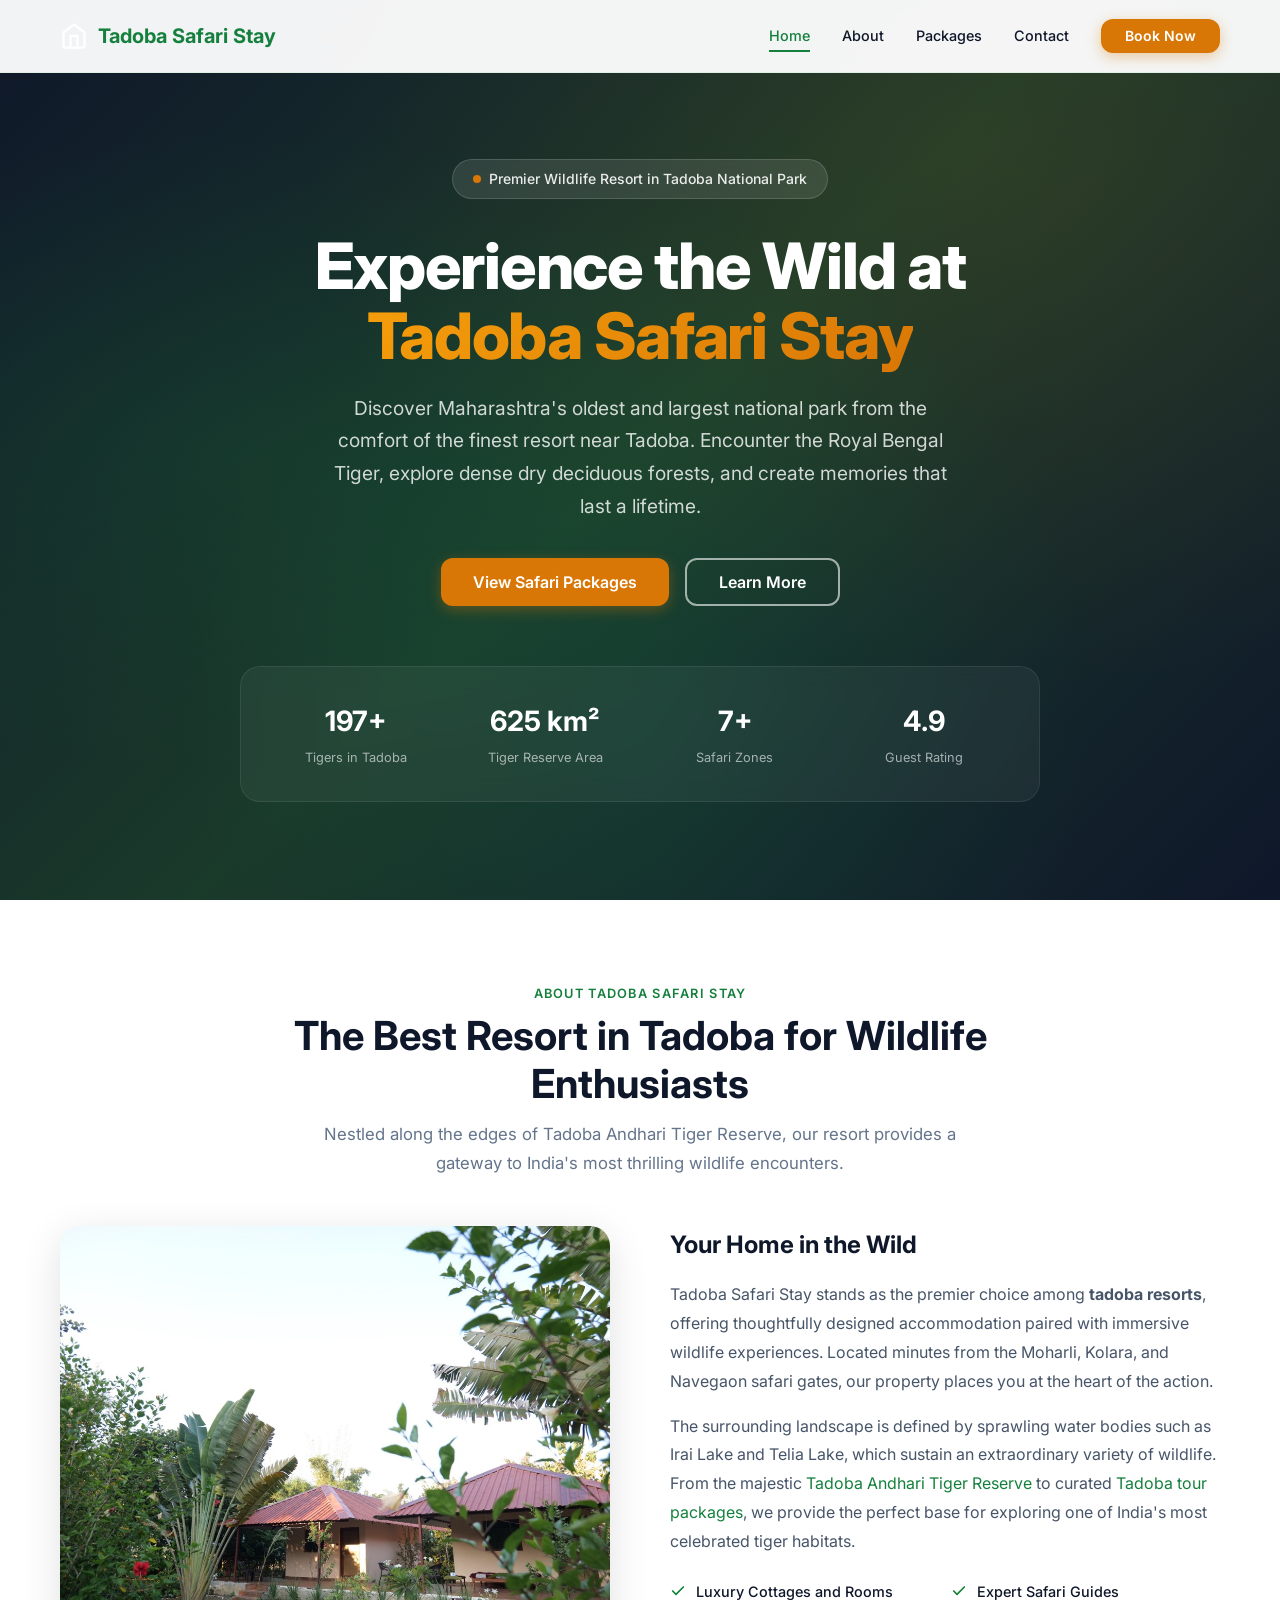
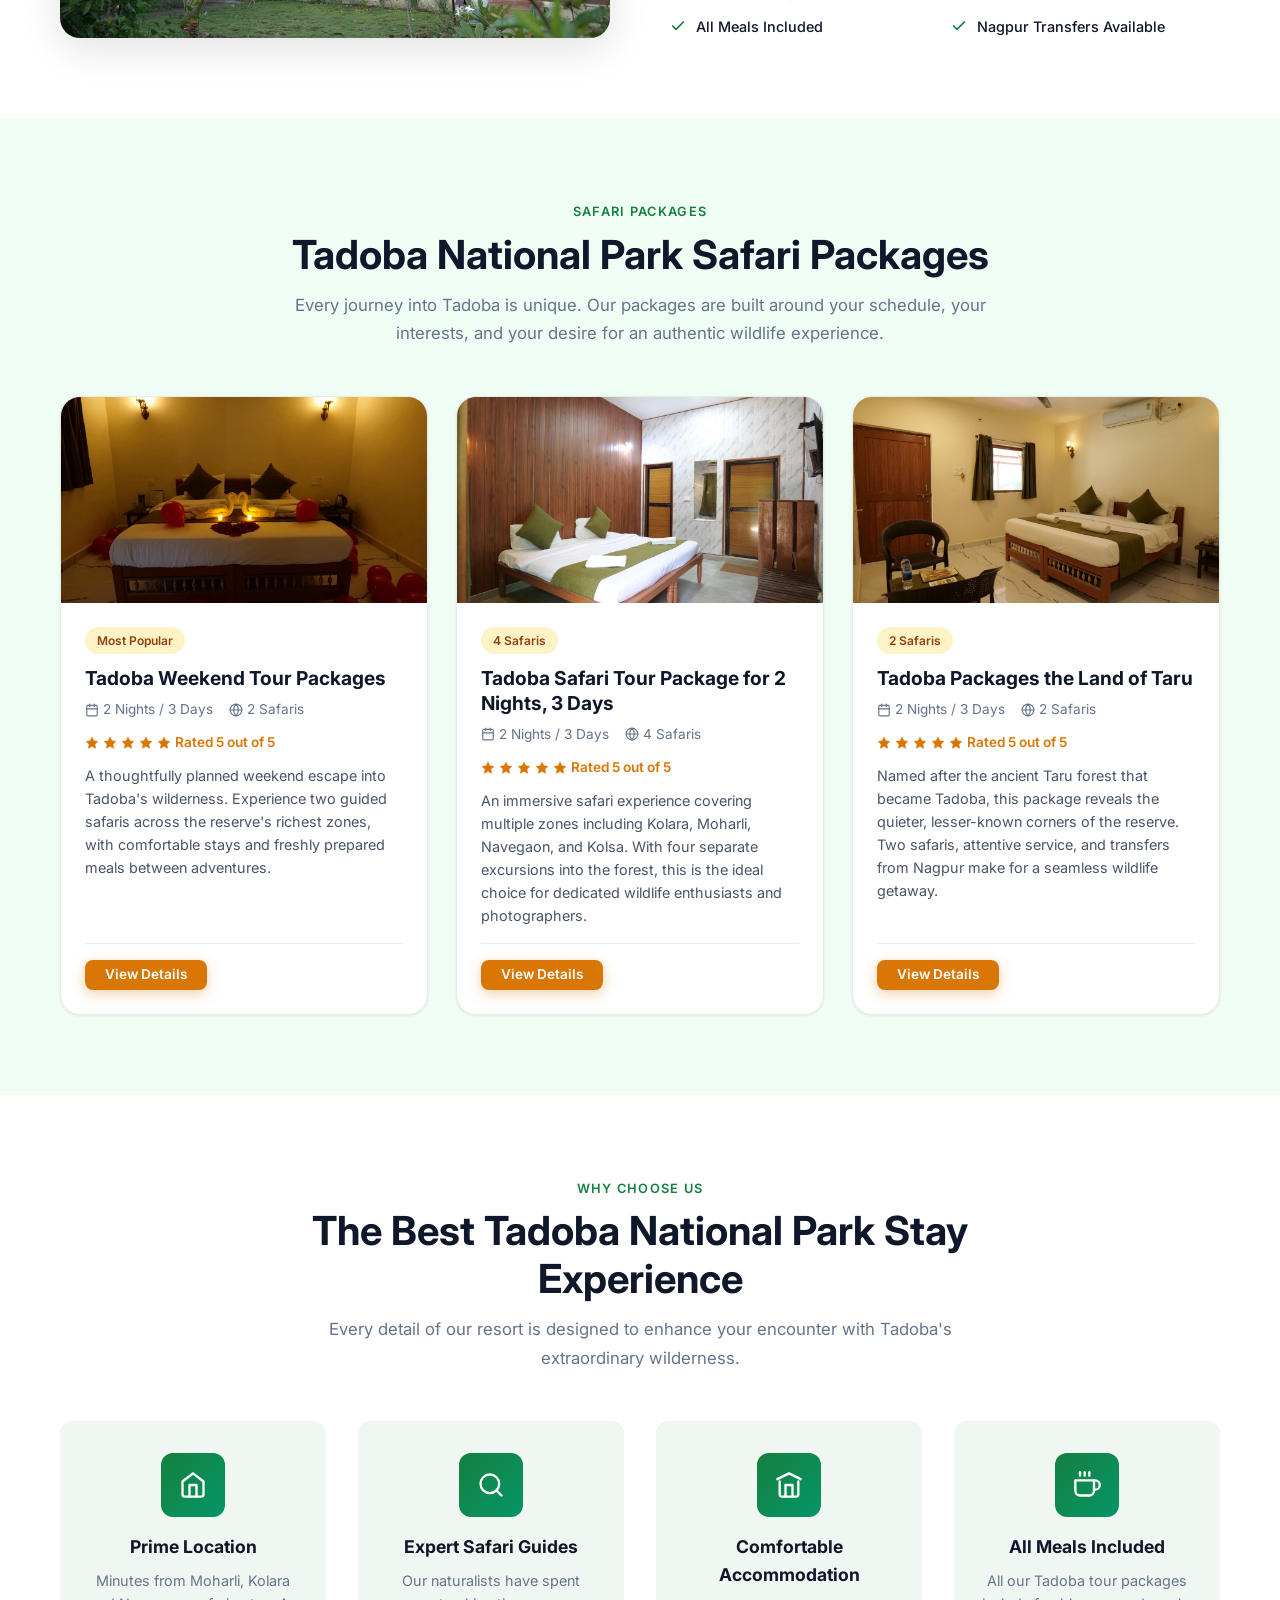
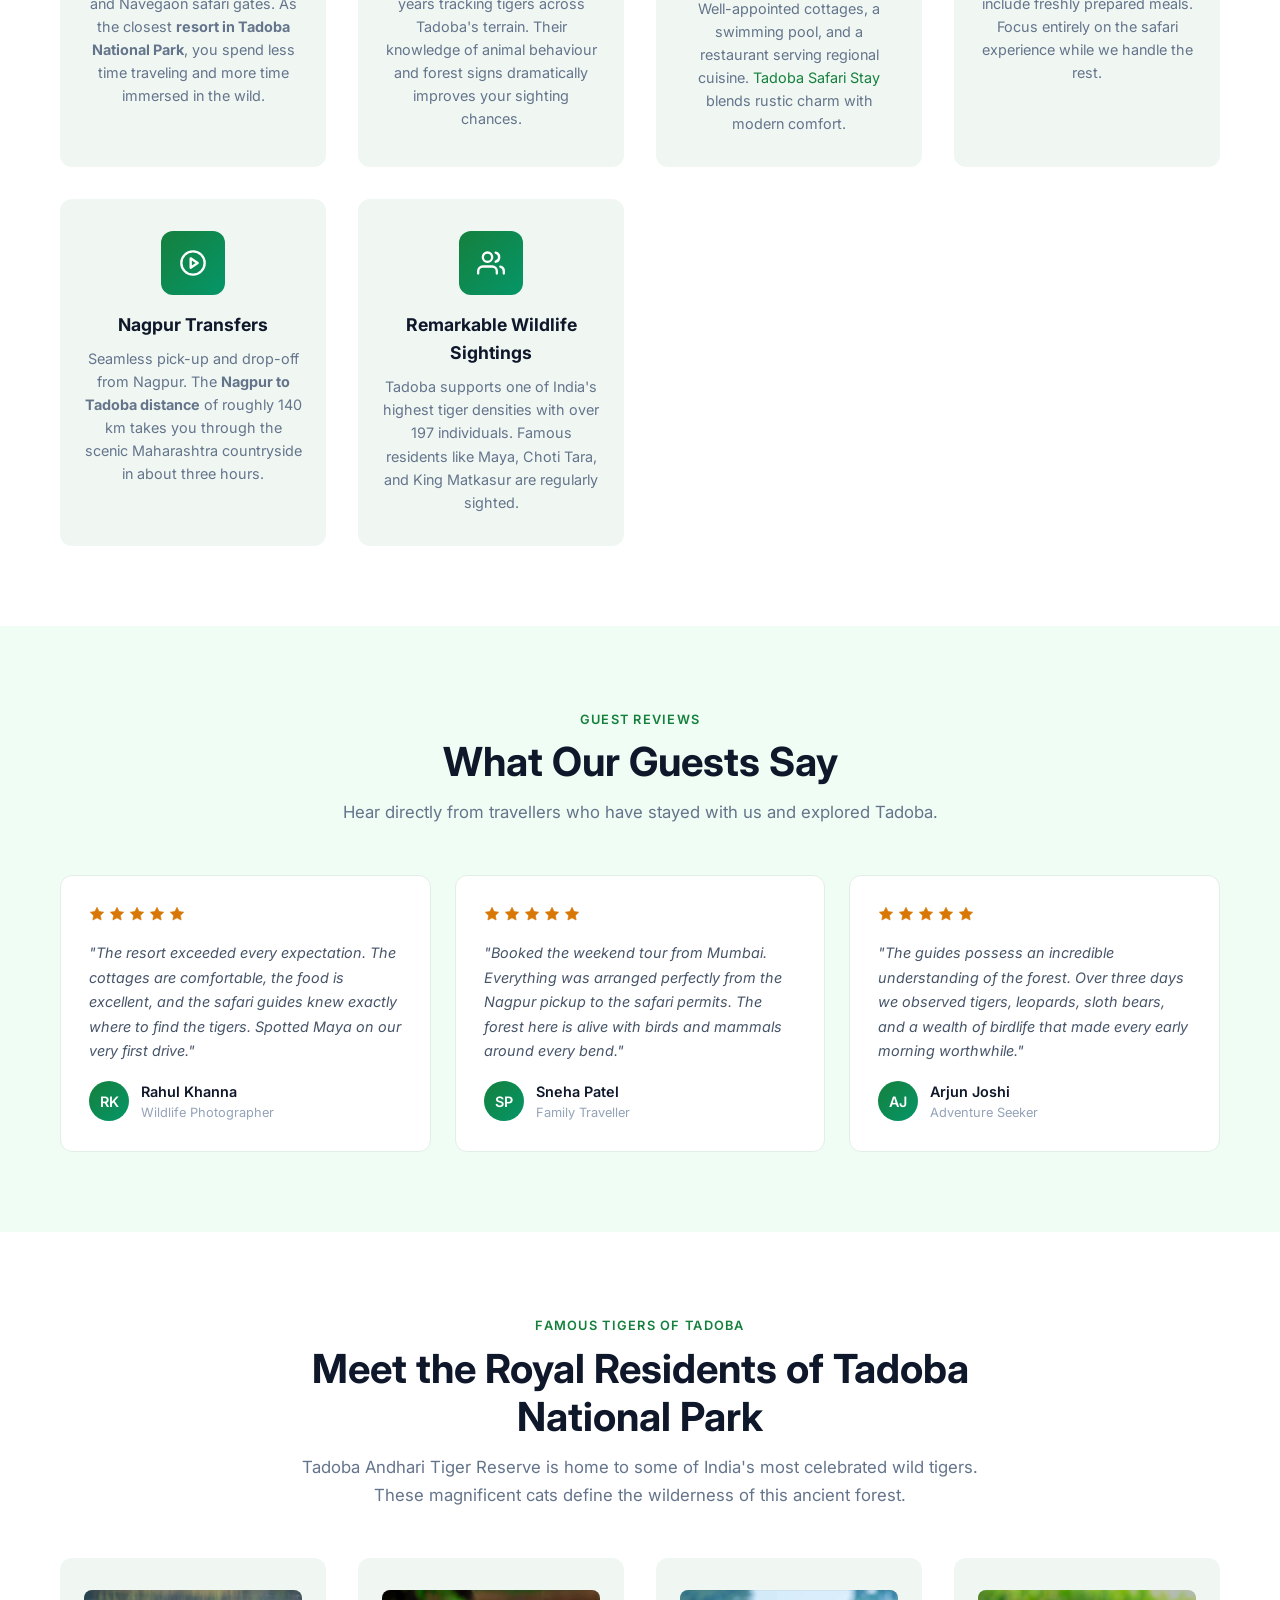
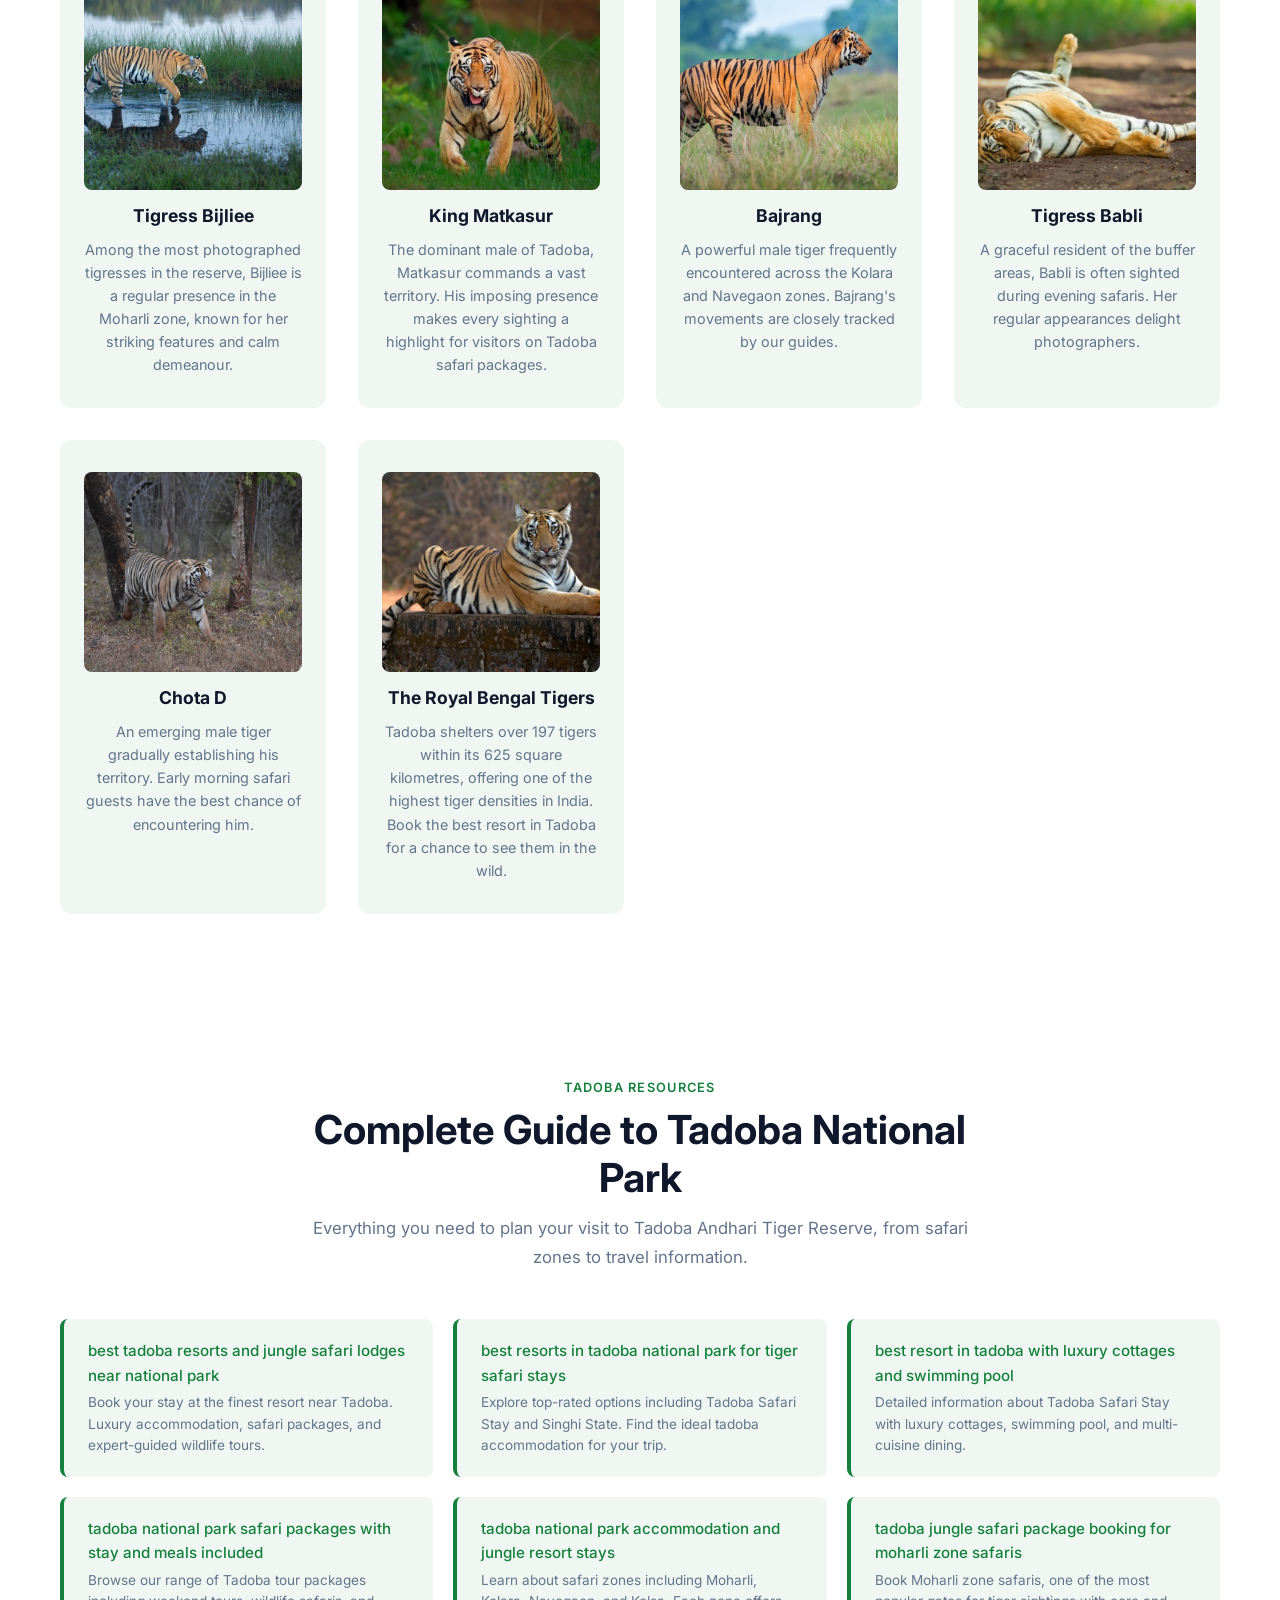
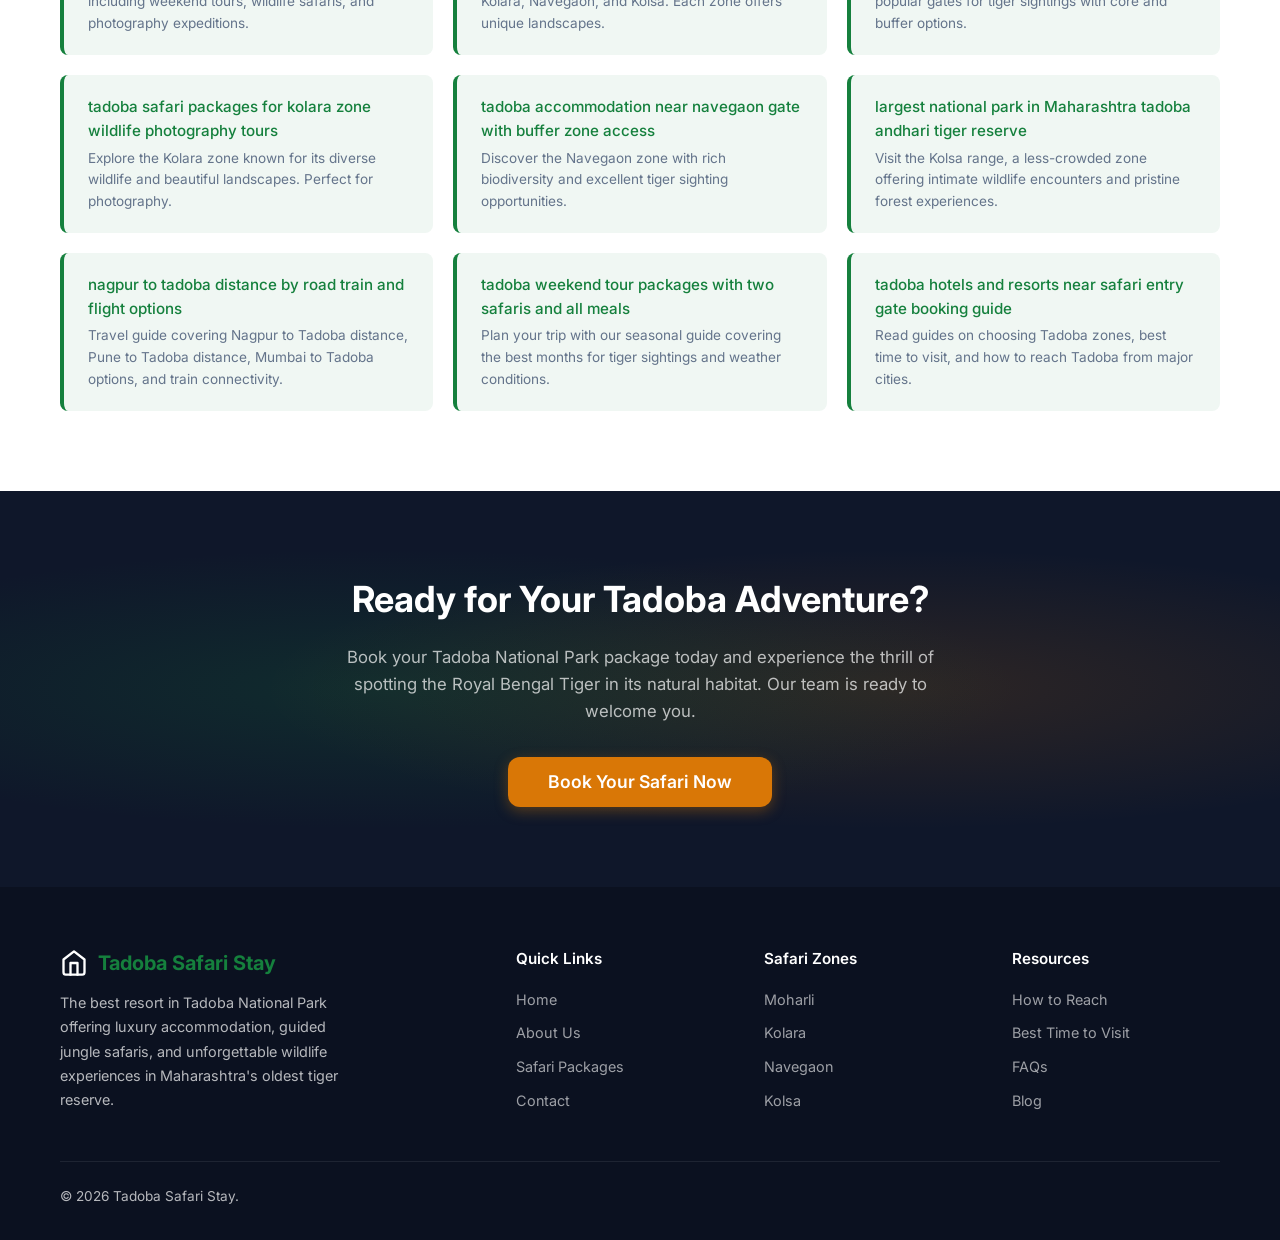
<file: index.html>
<!DOCTYPE html>
<html lang="en">
<head>
  <meta charset="UTF-8">
  <meta name="viewport" content="width=device-width, initial-scale=1.0">
  <title>Best Resort in Tadoba National Park - Tadoba Safari Stay</title>
  <meta name="description" content="Book the best resort in Tadoba National Park. Tadoba Safari Stay offers luxury accommodation and expert-guided jungle safari packages in Maharashtra.">
  <meta name="keywords" content="tadoba resorts, tadoba national park packages, best resort in tadoba, tadoba safari stay, tadoba national park stay, tadoba accommodation, tadoba jungle resort, tadoba tour packages, nagpur to tadoba distance">
  <meta name="robots" content="index, follow">
  <link rel="canonical" href="https://tadoba-national-pack.github.io/tadoba-tour-packages/">
  <meta property="og:title" content="Tadoba Safari Stay - Best Resort in Tadoba National Park">
  <meta property="og:description" content="Experience wildlife luxury at Tadoba's premier resort. Book safari packages, enjoy comfortable stays, and explore Tadoba Andhari Tiger Reserve.">
  <meta property="og:url" content="https://tadoba-national-pack.github.io/tadoba-tour-packages/">
  <meta property="og:type" content="website">
  <meta property="og:image" content="https://tadoba-national-pack.github.io/tadoba-tour-packages/images/cottage-1.jpg">
  <meta name="twitter:card" content="summary_large_image">
  <meta name="twitter:title" content="Tadoba Safari Stay - Best Resort in Tadoba National Park">
  <meta name="twitter:description" content="Book Tadoba safari packages with luxury accommodation at Maharashtra's premier tiger reserve.">
  <script type="application/ld+json">
  {
    "@context": "https://schema.org",
    "@type": "TouristAttraction",
    "name": "Tadoba Safari Stay",
    "description": "Best resort in Tadoba National Park offering luxury stays and jungle safari packages.",
    "url": "https://tadoba-national-pack.github.io/tadoba-tour-packages/",
    "address": {
      "@type": "PostalAddress",
      "addressLocality": "Tadoba Andhari Tiger Reserve",
      "addressRegion": "Maharashtra",
      "addressCountry": "IN"
    }
  }
  </script>
  <link rel="preconnect" href="https://fonts.googleapis.com">
  <link rel="preconnect" href="https://fonts.gstatic.com" crossorigin>
  <link href="https://fonts.googleapis.com/css2?family=Inter:wght@400;500;600;700;800&display=swap" rel="stylesheet">
  <meta name="publisher" content="Tadoba Safari Stay">
  <meta name="google-site-verification" content="A9g_R12dJWBxtQUOpCr26Imr3ohsBCcINAzhMPKMv3I">
  <link rel="stylesheet" href="css/style.css">
</head>
<body>

  <nav class="nav">
    <div class="container">
      <a href="index.html" class="nav-logo">
        <svg width="28" height="28" viewBox="0 0 24 24" fill="none" stroke="white" stroke-width="2" stroke-linecap="round" stroke-linejoin="round"><path d="M3 9l9-7 9 7v11a2 2 0 0 1-2 2H5a2 2 0 0 1-2-2z"/><polyline points="9 22 9 12 15 12 15 22"/></svg>
        Tadoba Safari Stay
      </a>
      <button class="nav-toggle" id="navToggle" aria-label="Toggle navigation">
        <span></span><span></span><span></span>
      </button>
      <ul class="nav-links" id="navLinks">
        <li><a href="index.html" class="nav-link active">Home</a></li>
        <li><a href="about/" class="nav-link">About</a></li>
        <li><a href="#packages" class="nav-link">Packages</a></li>
        <li><a href="about/#contact" class="nav-link">Contact</a></li>
        <li><a href="#packages" class="btn btn-primary nav-cta">Book Now</a></li>
      </ul>
    </div>
  </nav>

  <section class="hero">
    <div class="container">
      <div class="hero-content">
        <div class="hero-badge">
          <span class="hero-badge-dot"></span>
          Premier Wildlife Resort in Tadoba National Park
        </div>
        <h1>Experience the Wild at <span>Tadoba Safari Stay</span></h1>
        <p>Discover Maharashtra's oldest and largest national park from the comfort of the finest resort near Tadoba. Encounter the Royal Bengal Tiger, explore dense dry deciduous forests, and create memories that last a lifetime.</p>
        <div class="hero-actions">
          <a href="#packages" class="btn btn-primary">View Safari Packages</a>
          <a href="about/" class="btn btn-outline">Learn More</a>
        </div>
        <div class="hero-stats">
          <div class="hero-stat">
            <div class="hero-stat-value">197+</div>
            <div class="hero-stat-label">Tigers in Tadoba</div>
          </div>
          <div class="hero-stat">
            <div class="hero-stat-value">625 km&sup2;</div>
            <div class="hero-stat-label">Tiger Reserve Area</div>
          </div>
          <div class="hero-stat">
            <div class="hero-stat-value">7+</div>
            <div class="hero-stat-label">Safari Zones</div>
          </div>
          <div class="hero-stat">
            <div class="hero-stat-value">4.9</div>
            <div class="hero-stat-label">Guest Rating</div>
          </div>
        </div>
      </div>
    </div>
  </section>

  <section class="about-section">
    <div class="container">
      <div class="section-header">
        <span class="section-tag">About Tadoba Safari Stay</span>
        <h2 class="section-title">The Best Resort in Tadoba for Wildlife Enthusiasts</h2>
        <p class="section-subtitle">Nestled along the edges of Tadoba Andhari Tiger Reserve, our resort provides a gateway to India's most thrilling wildlife encounters.</p>
      </div>
      <div class="about-grid">
        <img src="images/cottage-1.jpg" alt="Tadoba Safari Stay - best resort in Tadoba with luxury cottages" class="about-image" loading="lazy">
        <div class="about-content">
          <h3>Your Home in the Wild</h3>
          <p>Tadoba Safari Stay stands as the premier choice among <strong>tadoba resorts</strong>, offering thoughtfully designed accommodation paired with immersive wildlife experiences. Located minutes from the Moharli, Kolara, and Navegaon safari gates, our property places you at the heart of the action.</p>
          <p>The surrounding landscape is defined by sprawling water bodies such as Irai Lake and Telia Lake, which sustain an extraordinary variety of wildlife. From the majestic <a href="https://www.tadobasafarisandstays.com/" target="_blank" rel="noopener">Tadoba Andhari Tiger Reserve</a> to curated <a href="https://www.tadobasafarisandstays.com/packages" target="_blank" rel="noopener">Tadoba tour packages</a>, we provide the perfect base for exploring one of India's most celebrated tiger habitats.</p>
          <div class="about-features">
            <div class="about-feature-item">
              <svg width="16" height="16" viewBox="0 0 24 24" fill="none" stroke="#15803D" stroke-width="2.5" stroke-linecap="round" stroke-linejoin="round"><polyline points="20 6 9 17 4 12"/></svg>
              Luxury Cottages and Rooms
            </div>
            <div class="about-feature-item">
              <svg width="16" height="16" viewBox="0 0 24 24" fill="none" stroke="#15803D" stroke-width="2.5" stroke-linecap="round" stroke-linejoin="round"><polyline points="20 6 9 17 4 12"/></svg>
              Expert Safari Guides
            </div>
            <div class="about-feature-item">
              <svg width="16" height="16" viewBox="0 0 24 24" fill="none" stroke="#15803D" stroke-width="2.5" stroke-linecap="round" stroke-linejoin="round"><polyline points="20 6 9 17 4 12"/></svg>
              All Meals Included
            </div>
            <div class="about-feature-item">
              <svg width="16" height="16" viewBox="0 0 24 24" fill="none" stroke="#15803D" stroke-width="2.5" stroke-linecap="round" stroke-linejoin="round"><polyline points="20 6 9 17 4 12"/></svg>
              Nagpur Transfers Available
            </div>
          </div>
        </div>
      </div>
    </div>
  </section>

  <section class="packages-section" id="packages">
    <div class="container">
      <div class="section-header">
        <span class="section-tag">Safari Packages</span>
        <h2 class="section-title">Tadoba National Park Safari Packages</h2>
        <p class="section-subtitle">Every journey into Tadoba is unique. Our packages are built around your schedule, your interests, and your desire for an authentic wildlife experience.</p>
      </div>
      <div class="packages-grid">
        <div class="package-card">
          <img src="images/cottage-2-1.jpg" alt="Tadoba Weekend Tour Package at the best resort in Tadoba - tadoba national park packages with luxury stay" class="package-card-image" loading="lazy" style="background: #1a3a2a;">
          <div class="package-card-body">
            <span class="package-card-badge">Most Popular</span>
            <h3 class="package-card-title"><a href="packages/tadoba-weekend-tour-packages/">Tadoba Weekend Tour Packages</a></h3>
            <div class="package-card-meta">
              <span><svg width="14" height="14" viewBox="0 0 24 24" fill="none" stroke="currentColor" stroke-width="2" stroke-linecap="round" stroke-linejoin="round"><rect x="3" y="4" width="18" height="18" rx="2" ry="2"/><line x1="16" y1="2" x2="16" y2="6"/><line x1="8" y1="2" x2="8" y2="6"/><line x1="3" y1="10" x2="21" y2="10"/></svg> 2 Nights / 3 Days</span>
              <span><svg width="14" height="14" viewBox="0 0 24 24" fill="none" stroke="currentColor" stroke-width="2" stroke-linecap="round" stroke-linejoin="round"><circle cx="12" cy="12" r="10"/><path d="M2 12h20"/><path d="M12 2a15.3 15.3 0 0 1 4 10 15.3 15.3 0 0 1-4 10 15.3 15.3 0 0 1-4-10 15.3 15.3 0 0 1 4-10z"/></svg> 2 Safaris</span>
            </div>
            <div class="package-card-rating">
              <svg width="14" height="14" viewBox="0 0 24 24" fill="#D97706" stroke="#D97706" stroke-width="1"><polygon points="12 2 15.09 8.26 22 9.27 17 14.14 18.18 21.02 12 17.77 5.82 21.02 7 14.14 2 9.27 8.91 8.26 12 2"/></svg>
              <svg width="14" height="14" viewBox="0 0 24 24" fill="#D97706" stroke="#D97706" stroke-width="1"><polygon points="12 2 15.09 8.26 22 9.27 17 14.14 18.18 21.02 12 17.77 5.82 21.02 7 14.14 2 9.27 8.91 8.26 12 2"/></svg>
              <svg width="14" height="14" viewBox="0 0 24 24" fill="#D97706" stroke="#D97706" stroke-width="1"><polygon points="12 2 15.09 8.26 22 9.27 17 14.14 18.18 21.02 12 17.77 5.82 21.02 7 14.14 2 9.27 8.91 8.26 12 2"/></svg>
              <svg width="14" height="14" viewBox="0 0 24 24" fill="#D97706" stroke="#D97706" stroke-width="1"><polygon points="12 2 15.09 8.26 22 9.27 17 14.14 18.18 21.02 12 17.77 5.82 21.02 7 14.14 2 9.27 8.91 8.26 12 2"/></svg>
              <svg width="14" height="14" viewBox="0 0 24 24" fill="#D97706" stroke="#D97706" stroke-width="1"><polygon points="12 2 15.09 8.26 22 9.27 17 14.14 18.18 21.02 12 17.77 5.82 21.02 7 14.14 2 9.27 8.91 8.26 12 2"/></svg>
              Rated 5 out of 5
            </div>
            <p class="package-card-desc">A thoughtfully planned weekend escape into Tadoba's wilderness. Experience two guided safaris across the reserve's richest zones, with comfortable stays and freshly prepared meals between adventures.</p>
            <div class="package-card-footer">
              <a href="packages/tadoba-weekend-tour-packages/" class="btn btn-primary package-card-btn">View Details</a>
            </div>
          </div>
        </div>

        <div class="package-card">
          <img src="images/deluxe.jpg" alt="Tadoba Safari Tour Package 2 Nights 3 Days - tadoba tour packages at the best resort in Tadoba" class="package-card-image" loading="lazy" style="background: #1a3a2a;">
          <div class="package-card-body">
            <span class="package-card-badge">4 Safaris</span>
            <h3 class="package-card-title"><a href="packages/tadoba-safari-tour-package/">Tadoba Safari Tour Package for 2 Nights, 3 Days</a></h3>
            <div class="package-card-meta">
              <span><svg width="14" height="14" viewBox="0 0 24 24" fill="none" stroke="currentColor" stroke-width="2" stroke-linecap="round" stroke-linejoin="round"><rect x="3" y="4" width="18" height="18" rx="2" ry="2"/><line x1="16" y1="2" x2="16" y2="6"/><line x1="8" y1="2" x2="8" y2="6"/><line x1="3" y1="10" x2="21" y2="10"/></svg> 2 Nights / 3 Days</span>
              <span><svg width="14" height="14" viewBox="0 0 24 24" fill="none" stroke="currentColor" stroke-width="2" stroke-linecap="round" stroke-linejoin="round"><circle cx="12" cy="12" r="10"/><path d="M2 12h20"/><path d="M12 2a15.3 15.3 0 0 1 4 10 15.3 15.3 0 0 1-4 10 15.3 15.3 0 0 1-4-10 15.3 15.3 0 0 1 4-10z"/></svg> 4 Safaris</span>
            </div>
            <div class="package-card-rating">
              <svg width="14" height="14" viewBox="0 0 24 24" fill="#D97706" stroke="#D97706" stroke-width="1"><polygon points="12 2 15.09 8.26 22 9.27 17 14.14 18.18 21.02 12 17.77 5.82 21.02 7 14.14 2 9.27 8.91 8.26 12 2"/></svg>
              <svg width="14" height="14" viewBox="0 0 24 24" fill="#D97706" stroke="#D97706" stroke-width="1"><polygon points="12 2 15.09 8.26 22 9.27 17 14.14 18.18 21.02 12 17.77 5.82 21.02 7 14.14 2 9.27 8.91 8.26 12 2"/></svg>
              <svg width="14" height="14" viewBox="0 0 24 24" fill="#D97706" stroke="#D97706" stroke-width="1"><polygon points="12 2 15.09 8.26 22 9.27 17 14.14 18.18 21.02 12 17.77 5.82 21.02 7 14.14 2 9.27 8.91 8.26 12 2"/></svg>
              <svg width="14" height="14" viewBox="0 0 24 24" fill="#D97706" stroke="#D97706" stroke-width="1"><polygon points="12 2 15.09 8.26 22 9.27 17 14.14 18.18 21.02 12 17.77 5.82 21.02 7 14.14 2 9.27 8.91 8.26 12 2"/></svg>
              <svg width="14" height="14" viewBox="0 0 24 24" fill="#D97706" stroke="#D97706" stroke-width="1"><polygon points="12 2 15.09 8.26 22 9.27 17 14.14 18.18 21.02 12 17.77 5.82 21.02 7 14.14 2 9.27 8.91 8.26 12 2"/></svg>
              Rated 5 out of 5
            </div>
            <p class="package-card-desc">An immersive safari experience covering multiple zones including Kolara, Moharli, Navegaon, and Kolsa. With four separate excursions into the forest, this is the ideal choice for dedicated wildlife enthusiasts and photographers.</p>
            <div class="package-card-footer">
              <a href="packages/tadoba-safari-tour-package/" class="btn btn-primary package-card-btn">View Details</a>
            </div>
          </div>
        </div>

        <div class="package-card">
          <img src="images/cottage-2-2.jpg" alt="Tadoba Packages the Land of Taru - tadoba national park packages with jungle safari at the best resort in Tadoba" class="package-card-image" loading="lazy" style="background: #1a3a2a;">
          <div class="package-card-body">
            <span class="package-card-badge">2 Safaris</span>
            <h3 class="package-card-title"><a href="packages/tadoba-land-of-taru/">Tadoba Packages the Land of Taru</a></h3>
            <div class="package-card-meta">
              <span><svg width="14" height="14" viewBox="0 0 24 24" fill="none" stroke="currentColor" stroke-width="2" stroke-linecap="round" stroke-linejoin="round"><rect x="3" y="4" width="18" height="18" rx="2" ry="2"/><line x1="16" y1="2" x2="16" y2="6"/><line x1="8" y1="2" x2="8" y2="6"/><line x1="3" y1="10" x2="21" y2="10"/></svg> 2 Nights / 3 Days</span>
              <span><svg width="14" height="14" viewBox="0 0 24 24" fill="none" stroke="currentColor" stroke-width="2" stroke-linecap="round" stroke-linejoin="round"><circle cx="12" cy="12" r="10"/><path d="M2 12h20"/><path d="M12 2a15.3 15.3 0 0 1 4 10 15.3 15.3 0 0 1-4 10 15.3 15.3 0 0 1-4-10 15.3 15.3 0 0 1 4-10z"/></svg> 2 Safaris</span>
            </div>
            <div class="package-card-rating">
              <svg width="14" height="14" viewBox="0 0 24 24" fill="#D97706" stroke="#D97706" stroke-width="1"><polygon points="12 2 15.09 8.26 22 9.27 17 14.14 18.18 21.02 12 17.77 5.82 21.02 7 14.14 2 9.27 8.91 8.26 12 2"/></svg>
              <svg width="14" height="14" viewBox="0 0 24 24" fill="#D97706" stroke="#D97706" stroke-width="1"><polygon points="12 2 15.09 8.26 22 9.27 17 14.14 18.18 21.02 12 17.77 5.82 21.02 7 14.14 2 9.27 8.91 8.26 12 2"/></svg>
              <svg width="14" height="14" viewBox="0 0 24 24" fill="#D97706" stroke="#D97706" stroke-width="1"><polygon points="12 2 15.09 8.26 22 9.27 17 14.14 18.18 21.02 12 17.77 5.82 21.02 7 14.14 2 9.27 8.91 8.26 12 2"/></svg>
              <svg width="14" height="14" viewBox="0 0 24 24" fill="#D97706" stroke="#D97706" stroke-width="1"><polygon points="12 2 15.09 8.26 22 9.27 17 14.14 18.18 21.02 12 17.77 5.82 21.02 7 14.14 2 9.27 8.91 8.26 12 2"/></svg>
              <svg width="14" height="14" viewBox="0 0 24 24" fill="#D97706" stroke="#D97706" stroke-width="1"><polygon points="12 2 15.09 8.26 22 9.27 17 14.14 18.18 21.02 12 17.77 5.82 21.02 7 14.14 2 9.27 8.91 8.26 12 2"/></svg>
              Rated 5 out of 5
            </div>
            <p class="package-card-desc">Named after the ancient Taru forest that became Tadoba, this package reveals the quieter, lesser-known corners of the reserve. Two safaris, attentive service, and transfers from Nagpur make for a seamless wildlife getaway.</p>
            <div class="package-card-footer">
              <a href="packages/tadoba-land-of-taru/" class="btn btn-primary package-card-btn">View Details</a>
            </div>
          </div>
        </div>
      </div>
    </div>
  </section>

  <section class="features-section">
    <div class="container">
      <div class="section-header">
        <span class="section-tag">Why Choose Us</span>
        <h2 class="section-title">The Best Tadoba National Park Stay Experience</h2>
        <p class="section-subtitle">Every detail of our resort is designed to enhance your encounter with Tadoba's extraordinary wilderness.</p>
      </div>
      <div class="features-grid">
        <div class="feature-card">
          <div class="feature-icon">
            <svg width="28" height="28" viewBox="0 0 24 24" fill="none" stroke="white" stroke-width="2" stroke-linecap="round" stroke-linejoin="round"><path d="M3 9l9-7 9 7v11a2 2 0 0 1-2 2H5a2 2 0 0 1-2-2z"/><polyline points="9 22 9 12 15 12 15 22"/></svg>
          </div>
          <h3>Prime Location</h3>
          <p>Minutes from Moharli, Kolara and Navegaon safari gates. As the closest <strong>resort in Tadoba National Park</strong>, you spend less time traveling and more time immersed in the wild.</p>
        </div>
        <div class="feature-card">
          <div class="feature-icon">
            <svg width="28" height="28" viewBox="0 0 24 24" fill="none" stroke="white" stroke-width="2" stroke-linecap="round" stroke-linejoin="round"><circle cx="11" cy="11" r="8"/><line x1="21" y1="21" x2="16.65" y2="16.65"/></svg>
          </div>
          <h3>Expert Safari Guides</h3>
          <p>Our naturalists have spent years tracking tigers across Tadoba's terrain. Their knowledge of animal behaviour and forest signs dramatically improves your sighting chances.</p>
        </div>
        <div class="feature-card">
          <div class="feature-icon">
            <svg width="28" height="28" viewBox="0 0 24 24" fill="none" stroke="white" stroke-width="2" stroke-linecap="round" stroke-linejoin="round"><path d="M20 9v11a2 2 0 0 1-2 2H6a2 2 0 0 1-2-2V9"/><path d="M9 22V12h6v10"/><path d="M2 7l10-5 10 5"/></svg>
          </div>
          <h3>Comfortable Accommodation</h3>
          <p>Well-appointed cottages, a swimming pool, and a restaurant serving regional cuisine. <a href="https://www.tadobasafarisandstays.com/our-resorts/tadoba-safari-stay" target="_blank" rel="noopener">Tadoba Safari Stay</a> blends rustic charm with modern comfort.</p>
        </div>
        <div class="feature-card">
          <div class="feature-icon">
            <svg width="28" height="28" viewBox="0 0 24 24" fill="none" stroke="white" stroke-width="2" stroke-linecap="round" stroke-linejoin="round"><path d="M18 8h1a4 4 0 0 1 0 8h-1"/><path d="M2 8h16v9a4 4 0 0 1-4 4H6a4 4 0 0 1-4-4V8z"/><line x1="6" y1="1" x2="6" y2="4"/><line x1="10" y1="1" x2="10" y2="4"/><line x1="14" y1="1" x2="14" y2="4"/></svg>
          </div>
          <h3>All Meals Included</h3>
          <p>All our Tadoba tour packages include freshly prepared meals. Focus entirely on the safari experience while we handle the rest.</p>
        </div>
        <div class="feature-card">
          <div class="feature-icon">
            <svg width="28" height="28" viewBox="0 0 24 24" fill="none" stroke="white" stroke-width="2" stroke-linecap="round" stroke-linejoin="round"><circle cx="12" cy="12" r="10"/><polygon points="10 8 16 12 10 16 10 8"/></svg>
          </div>
          <h3>Nagpur Transfers</h3>
          <p>Seamless pick-up and drop-off from Nagpur. The <strong>Nagpur to Tadoba distance</strong> of roughly 140 km takes you through the scenic Maharashtra countryside in about three hours.</p>
        </div>
        <div class="feature-card">
          <div class="feature-icon">
            <svg width="28" height="28" viewBox="0 0 24 24" fill="none" stroke="white" stroke-width="2" stroke-linecap="round" stroke-linejoin="round"><path d="M17 21v-2a4 4 0 0 0-4-4H5a4 4 0 0 0-4 4v2"/><circle cx="9" cy="7" r="4"/><path d="M23 21v-2a4 4 0 0 0-3-3.87"/><path d="M16 3.13a4 4 0 0 1 0 7.75"/></svg>
          </div>
          <h3>Remarkable Wildlife Sightings</h3>
          <p>Tadoba supports one of India's highest tiger densities with over 197 individuals. Famous residents like Maya, Choti Tara, and King Matkasur are regularly sighted.</p>
        </div>
      </div>
    </div>
  </section>

  <section class="testimonials-section">
    <div class="container">
      <div class="section-header">
        <span class="section-tag">Guest Reviews</span>
        <h2 class="section-title">What Our Guests Say</h2>
        <p class="section-subtitle">Hear directly from travellers who have stayed with us and explored Tadoba.</p>
      </div>
      <div class="testimonials-grid">
        <div class="testimonial-card">
          <div class="testimonial-stars">
            <svg width="16" height="16" viewBox="0 0 24 24" fill="#D97706" stroke="#D97706" stroke-width="1"><polygon points="12 2 15.09 8.26 22 9.27 17 14.14 18.18 21.02 12 17.77 5.82 21.02 7 14.14 2 9.27 8.91 8.26 12 2"/></svg>
            <svg width="16" height="16" viewBox="0 0 24 24" fill="#D97706" stroke="#D97706" stroke-width="1"><polygon points="12 2 15.09 8.26 22 9.27 17 14.14 18.18 21.02 12 17.77 5.82 21.02 7 14.14 2 9.27 8.91 8.26 12 2"/></svg>
            <svg width="16" height="16" viewBox="0 0 24 24" fill="#D97706" stroke="#D97706" stroke-width="1"><polygon points="12 2 15.09 8.26 22 9.27 17 14.14 18.18 21.02 12 17.77 5.82 21.02 7 14.14 2 9.27 8.91 8.26 12 2"/></svg>
            <svg width="16" height="16" viewBox="0 0 24 24" fill="#D97706" stroke="#D97706" stroke-width="1"><polygon points="12 2 15.09 8.26 22 9.27 17 14.14 18.18 21.02 12 17.77 5.82 21.02 7 14.14 2 9.27 8.91 8.26 12 2"/></svg>
            <svg width="16" height="16" viewBox="0 0 24 24" fill="#D97706" stroke="#D97706" stroke-width="1"><polygon points="12 2 15.09 8.26 22 9.27 17 14.14 18.18 21.02 12 17.77 5.82 21.02 7 14.14 2 9.27 8.91 8.26 12 2"/></svg>
          </div>
          <p class="testimonial-text">"The resort exceeded every expectation. The cottages are comfortable, the food is excellent, and the safari guides knew exactly where to find the tigers. Spotted Maya on our very first drive."</p>
          <div class="testimonial-author">
            <div class="testimonial-avatar">RK</div>
            <div>
              <div class="testimonial-name">Rahul Khanna</div>
              <div class="testimonial-role">Wildlife Photographer</div>
            </div>
          </div>
        </div>
        <div class="testimonial-card">
          <div class="testimonial-stars">
            <svg width="16" height="16" viewBox="0 0 24 24" fill="#D97706" stroke="#D97706" stroke-width="1"><polygon points="12 2 15.09 8.26 22 9.27 17 14.14 18.18 21.02 12 17.77 5.82 21.02 7 14.14 2 9.27 8.91 8.26 12 2"/></svg>
            <svg width="16" height="16" viewBox="0 0 24 24" fill="#D97706" stroke="#D97706" stroke-width="1"><polygon points="12 2 15.09 8.26 22 9.27 17 14.14 18.18 21.02 12 17.77 5.82 21.02 7 14.14 2 9.27 8.91 8.26 12 2"/></svg>
            <svg width="16" height="16" viewBox="0 0 24 24" fill="#D97706" stroke="#D97706" stroke-width="1"><polygon points="12 2 15.09 8.26 22 9.27 17 14.14 18.18 21.02 12 17.77 5.82 21.02 7 14.14 2 9.27 8.91 8.26 12 2"/></svg>
            <svg width="16" height="16" viewBox="0 0 24 24" fill="#D97706" stroke="#D97706" stroke-width="1"><polygon points="12 2 15.09 8.26 22 9.27 17 14.14 18.18 21.02 12 17.77 5.82 21.02 7 14.14 2 9.27 8.91 8.26 12 2"/></svg>
            <svg width="16" height="16" viewBox="0 0 24 24" fill="#D97706" stroke="#D97706" stroke-width="1"><polygon points="12 2 15.09 8.26 22 9.27 17 14.14 18.18 21.02 12 17.77 5.82 21.02 7 14.14 2 9.27 8.91 8.26 12 2"/></svg>
          </div>
          <p class="testimonial-text">"Booked the weekend tour from Mumbai. Everything was arranged perfectly from the Nagpur pickup to the safari permits. The forest here is alive with birds and mammals around every bend."</p>
          <div class="testimonial-author">
            <div class="testimonial-avatar">SP</div>
            <div>
              <div class="testimonial-name">Sneha Patel</div>
              <div class="testimonial-role">Family Traveller</div>
            </div>
          </div>
        </div>
        <div class="testimonial-card">
          <div class="testimonial-stars">
            <svg width="16" height="16" viewBox="0 0 24 24" fill="#D97706" stroke="#D97706" stroke-width="1"><polygon points="12 2 15.09 8.26 22 9.27 17 14.14 18.18 21.02 12 17.77 5.82 21.02 7 14.14 2 9.27 8.91 8.26 12 2"/></svg>
            <svg width="16" height="16" viewBox="0 0 24 24" fill="#D97706" stroke="#D97706" stroke-width="1"><polygon points="12 2 15.09 8.26 22 9.27 17 14.14 18.18 21.02 12 17.77 5.82 21.02 7 14.14 2 9.27 8.91 8.26 12 2"/></svg>
            <svg width="16" height="16" viewBox="0 0 24 24" fill="#D97706" stroke="#D97706" stroke-width="1"><polygon points="12 2 15.09 8.26 22 9.27 17 14.14 18.18 21.02 12 17.77 5.82 21.02 7 14.14 2 9.27 8.91 8.26 12 2"/></svg>
            <svg width="16" height="16" viewBox="0 0 24 24" fill="#D97706" stroke="#D97706" stroke-width="1"><polygon points="12 2 15.09 8.26 22 9.27 17 14.14 18.18 21.02 12 17.77 5.82 21.02 7 14.14 2 9.27 8.91 8.26 12 2"/></svg>
            <svg width="16" height="16" viewBox="0 0 24 24" fill="#D97706" stroke="#D97706" stroke-width="1"><polygon points="12 2 15.09 8.26 22 9.27 17 14.14 18.18 21.02 12 17.77 5.82 21.02 7 14.14 2 9.27 8.91 8.26 12 2"/></svg>
          </div>
          <p class="testimonial-text">"The guides possess an incredible understanding of the forest. Over three days we observed tigers, leopards, sloth bears, and a wealth of birdlife that made every early morning worthwhile."</p>
          <div class="testimonial-author">
            <div class="testimonial-avatar">AJ</div>
            <div>
              <div class="testimonial-name">Arjun Joshi</div>
              <div class="testimonial-role">Adventure Seeker</div>
            </div>
          </div>
        </div>
      </div>
    </div>
  </section>

  <section class="features-section">
    <div class="container">
      <div class="section-header">
        <span class="section-tag">Famous Tigers of Tadoba</span>
        <h2 class="section-title">Meet the Royal Residents of Tadoba National Park</h2>
        <p class="section-subtitle">Tadoba Andhari Tiger Reserve is home to some of India's most celebrated wild tigers. These magnificent cats define the wilderness of this ancient forest.</p>
      </div>
      <div class="features-grid">
        <div class="feature-card">
          <img src="images/Bijliee.jpg" alt="Tigress Bijliee - famous tiger in Tadoba National Park and tadoba andhari tiger reserve" loading="lazy" style="width:100%;height:200px;object-fit:cover;border-radius:8px;margin-bottom:12px;">
          <h3>Tigress Bijliee</h3>
          <p>Among the most photographed tigresses in the reserve, Bijliee is a regular presence in the Moharli zone, known for her striking features and calm demeanour.</p>
        </div>
        <div class="feature-card">
          <img src="images/Chota Matka New.jpg" alt="King Matkasur - famous tiger in Tadoba andhari tiger reserve spotted on tadoba safari" loading="lazy" style="width:100%;height:200px;object-fit:cover;border-radius:8px;margin-bottom:12px;">
          <h3>King Matkasur</h3>
          <p>The dominant male of Tadoba, Matkasur commands a vast territory. His imposing presence makes every sighting a highlight for visitors on Tadoba safari packages.</p>
        </div>
        <div class="feature-card">
          <img src="images/Bajrang.jpg" alt="Bajrang - tiger in Tadoba andhari tiger reserve famous for tadoba jungle safari sightings" loading="lazy" style="width:100%;height:200px;object-fit:cover;border-radius:8px;margin-bottom:12px;">
          <h3>Bajrang</h3>
          <p>A powerful male tiger frequently encountered across the Kolara and Navegaon zones. Bajrang's movements are closely tracked by our guides.</p>
        </div>
        <div class="feature-card">
          <img src="images/Babli.jpg" alt="Babli tigress of Tadoba National Park tadoba buffer zone safari resident" loading="lazy" style="width:100%;height:200px;object-fit:cover;border-radius:8px;margin-bottom:12px;">
          <h3>Tigress Babli</h3>
          <p>A graceful resident of the buffer areas, Babli is often sighted during evening safaris. Her regular appearances delight photographers.</p>
        </div>
        <div class="feature-card">
          <img src="images/Chota D.jpg" alt="Chota D tiger of Tadoba National Park tadoba safari territory" loading="lazy" style="width:100%;height:200px;object-fit:cover;border-radius:8px;margin-bottom:12px;">
          <h3>Chota D</h3>
          <p>An emerging male tiger gradually establishing his territory. Early morning safari guests have the best chance of encountering him.</p>
        </div>
        <div class="feature-card">
          <img src="images/_I4O4205.jpg" alt="Royal Bengal Tiger in Tadoba Andhari Tiger Reserve - tadoba jungle safari wildlife at Tadoba National Park" loading="lazy" style="width:100%;height:200px;object-fit:cover;border-radius:8px;margin-bottom:12px;">
          <h3>The Royal Bengal Tigers</h3>
          <p>Tadoba shelters over 197 tigers within its 625 square kilometres, offering one of the highest tiger densities in India. Book the best resort in Tadoba for a chance to see them in the wild.</p>
        </div>
      </div>
    </div>
  </section>

  <section class="resources-section">
    <div class="container">
      <div class="section-header">
        <span class="section-tag">Tadoba Resources</span>
        <h2 class="section-title">Complete Guide to Tadoba National Park</h2>
        <p class="section-subtitle">Everything you need to plan your visit to Tadoba Andhari Tiger Reserve, from safari zones to travel information.</p>
      </div>
      <div class="resources-list">
        <div class="resource-item">
          <h4><a href="https://www.tadobasafarisandstays.com/" target="_blank" rel="noopener">best tadoba resorts and jungle safari lodges near national park</a></h4>
          <p>Book your stay at the finest resort near Tadoba. Luxury accommodation, safari packages, and expert-guided wildlife tours.</p>
        </div>
        <div class="resource-item">
          <h4><a href="https://www.tadobasafarisandstays.com/our-resorts" target="_blank" rel="noopener">best resorts in tadoba national park for tiger safari stays</a></h4>
          <p>Explore top-rated options including Tadoba Safari Stay and Singhi State. Find the ideal tadoba accommodation for your trip.</p>
        </div>
        <div class="resource-item">
          <h4><a href="https://www.tadobasafarisandstays.com/our-resorts/tadoba-safari-stay" target="_blank" rel="noopener">best resort in tadoba with luxury cottages and swimming pool</a></h4>
          <p>Detailed information about Tadoba Safari Stay with luxury cottages, swimming pool, and multi-cuisine dining.</p>
        </div>
        <div class="resource-item">
          <h4><a href="https://www.tadobasafarisandstays.com/packages" target="_blank" rel="noopener">tadoba national park safari packages with stay and meals included</a></h4>
          <p>Browse our range of Tadoba tour packages including weekend tours, wildlife safaris, and photography expeditions.</p>
        </div>
        <div class="resource-item">
          <h4><a href="https://www.tadobasafarisandstays.com/safari" target="_blank" rel="noopener">tadoba national park accommodation and jungle resort stays</a></h4>
          <p>Learn about safari zones including Moharli, Kolara, Navegaon, and Kolsa. Each zone offers unique landscapes.</p>
        </div>
        <div class="resource-item">
          <h4><a href="https://www.tadobasafarisandstays.com/packages/moharli" target="_blank" rel="noopener">tadoba jungle safari package booking for moharli zone safaris</a></h4>
          <p>Book Moharli zone safaris, one of the most popular gates for tiger sightings with core and buffer options.</p>
        </div>
        <div class="resource-item">
          <h4><a href="https://www.tadobasafarisandstays.com/packages/kolara" target="_blank" rel="noopener">tadoba safari packages for kolara zone wildlife photography tours</a></h4>
          <p>Explore the Kolara zone known for its diverse wildlife and beautiful landscapes. Perfect for photography.</p>
        </div>
        <div class="resource-item">
          <h4><a href="https://www.tadobasafarisandstays.com/packages/navegaon" target="_blank" rel="noopener">tadoba accommodation near navegaon gate with buffer zone access</a></h4>
          <p>Discover the Navegaon zone with rich biodiversity and excellent tiger sighting opportunities.</p>
        </div>
        <div class="resource-item">
          <h4><a href="https://www.tadobasafarisandstays.com/packages/kolsa" target="_blank" rel="noopener">largest national park in Maharashtra tadoba andhari tiger reserve</a></h4>
          <p>Visit the Kolsa range, a less-crowded zone offering intimate wildlife encounters and pristine forest experiences.</p>
        </div>
        <div class="resource-item">
          <h4><a href="https://www.tadobasafarisandstays.com/how-to-reach" target="_blank" rel="noopener">nagpur to tadoba distance by road train and flight options</a></h4>
          <p>Travel guide covering Nagpur to Tadoba distance, Pune to Tadoba distance, Mumbai to Tadoba options, and train connectivity.</p>
        </div>
        <div class="resource-item">
          <h4><a href="https://www.tadobasafarisandstays.com/when-to-visit" target="_blank" rel="noopener">tadoba weekend tour packages with two safaris and all meals</a></h4>
          <p>Plan your trip with our seasonal guide covering the best months for tiger sightings and weather conditions.</p>
        </div>
        <div class="resource-item">
          <h4><a href="https://www.tadobasafarisandstays.com/blog" target="_blank" rel="noopener">tadoba hotels and resorts near safari entry gate booking guide</a></h4>
          <p>Read guides on choosing Tadoba zones, best time to visit, and how to reach Tadoba from major cities.</p>
        </div>
      </div>
    </div>
  </section>

  <section class="cta-section">
    <div class="container">
      <div class="cta-content">
        <h2>Ready for Your Tadoba Adventure?</h2>
        <p>Book your Tadoba National Park package today and experience the thrill of spotting the Royal Bengal Tiger in its natural habitat. Our team is ready to welcome you.</p>
        <a href="#packages" class="btn btn-primary" style="font-size: 1.1rem; padding: 16px 40px;">Book Your Safari Now</a>
      </div>
    </div>
  </section>

  <footer class="footer">
    <div class="container">
      <div class="footer-grid">
        <div class="footer-brand">
          <a href="index.html" class="nav-logo">
            <svg width="28" height="28" viewBox="0 0 24 24" fill="none" stroke="white" stroke-width="2" stroke-linecap="round" stroke-linejoin="round"><path d="M3 9l9-7 9 7v11a2 2 0 0 1-2 2H5a2 2 0 0 1-2-2z"/><polyline points="9 22 9 12 15 12 15 22"/></svg>
            Tadoba Safari Stay
          </a>
          <p>The best resort in Tadoba National Park offering luxury accommodation, guided jungle safaris, and unforgettable wildlife experiences in Maharashtra's oldest tiger reserve.</p>
        </div>
        <div>
          <h4 class="footer-heading">Quick Links</h4>
          <ul class="footer-links">
            <li><a href="index.html">Home</a></li>
            <li><a href="about/">About Us</a></li>
            <li><a href="index.html#packages">Safari Packages</a></li>
            <li><a href="about/#contact">Contact</a></li>
          </ul>
        </div>
        <div>
          <h4 class="footer-heading">Safari Zones</h4>
          <ul class="footer-links">
            <li><a href="zones/moharli/">Moharli</a></li>
            <li><a href="zones/kolara/">Kolara</a></li>
            <li><a href="zones/navegaon/">Navegaon</a></li>
            <li><a href="https://www.tadobasafarisandstays.com/safari/kolsa" target="_blank" rel="noopener">Kolsa</a></li>
          </ul>
        </div>
        <div>
          <h4 class="footer-heading">Resources</h4>
          <ul class="footer-links">
            <li><a href="https://www.tadobasafarisandstays.com/how-to-reach" target="_blank" rel="noopener">How to Reach</a></li>
            <li><a href="https://www.tadobasafarisandstays.com/when-to-visit" target="_blank" rel="noopener">Best Time to Visit</a></li>
            <li><a href="https://www.tadobasafarisandstays.com/faq" target="_blank" rel="noopener">FAQs</a></li>
            <li><a href="https://www.tadobasafarisandstays.com/blog" target="_blank" rel="noopener">Blog</a></li>
          </ul>
        </div>
      </div>
      <div class="footer-bottom">
        <span>&copy; 2026 Tadoba Safari Stay.</span>
        <div class="footer-bottom-links"></div>
      </div>
    </div>
  </footer>

  <script>
    document.getElementById('navToggle')?.addEventListener('click', function() {
      document.getElementById('navLinks')?.classList.toggle('open');
    });
    document.querySelectorAll('.nav-link').forEach(link => {
      link.addEventListener('click', () => {
        document.getElementById('navLinks')?.classList.remove('open');
      });
    });
  </script>

</body>
</html>
</file>
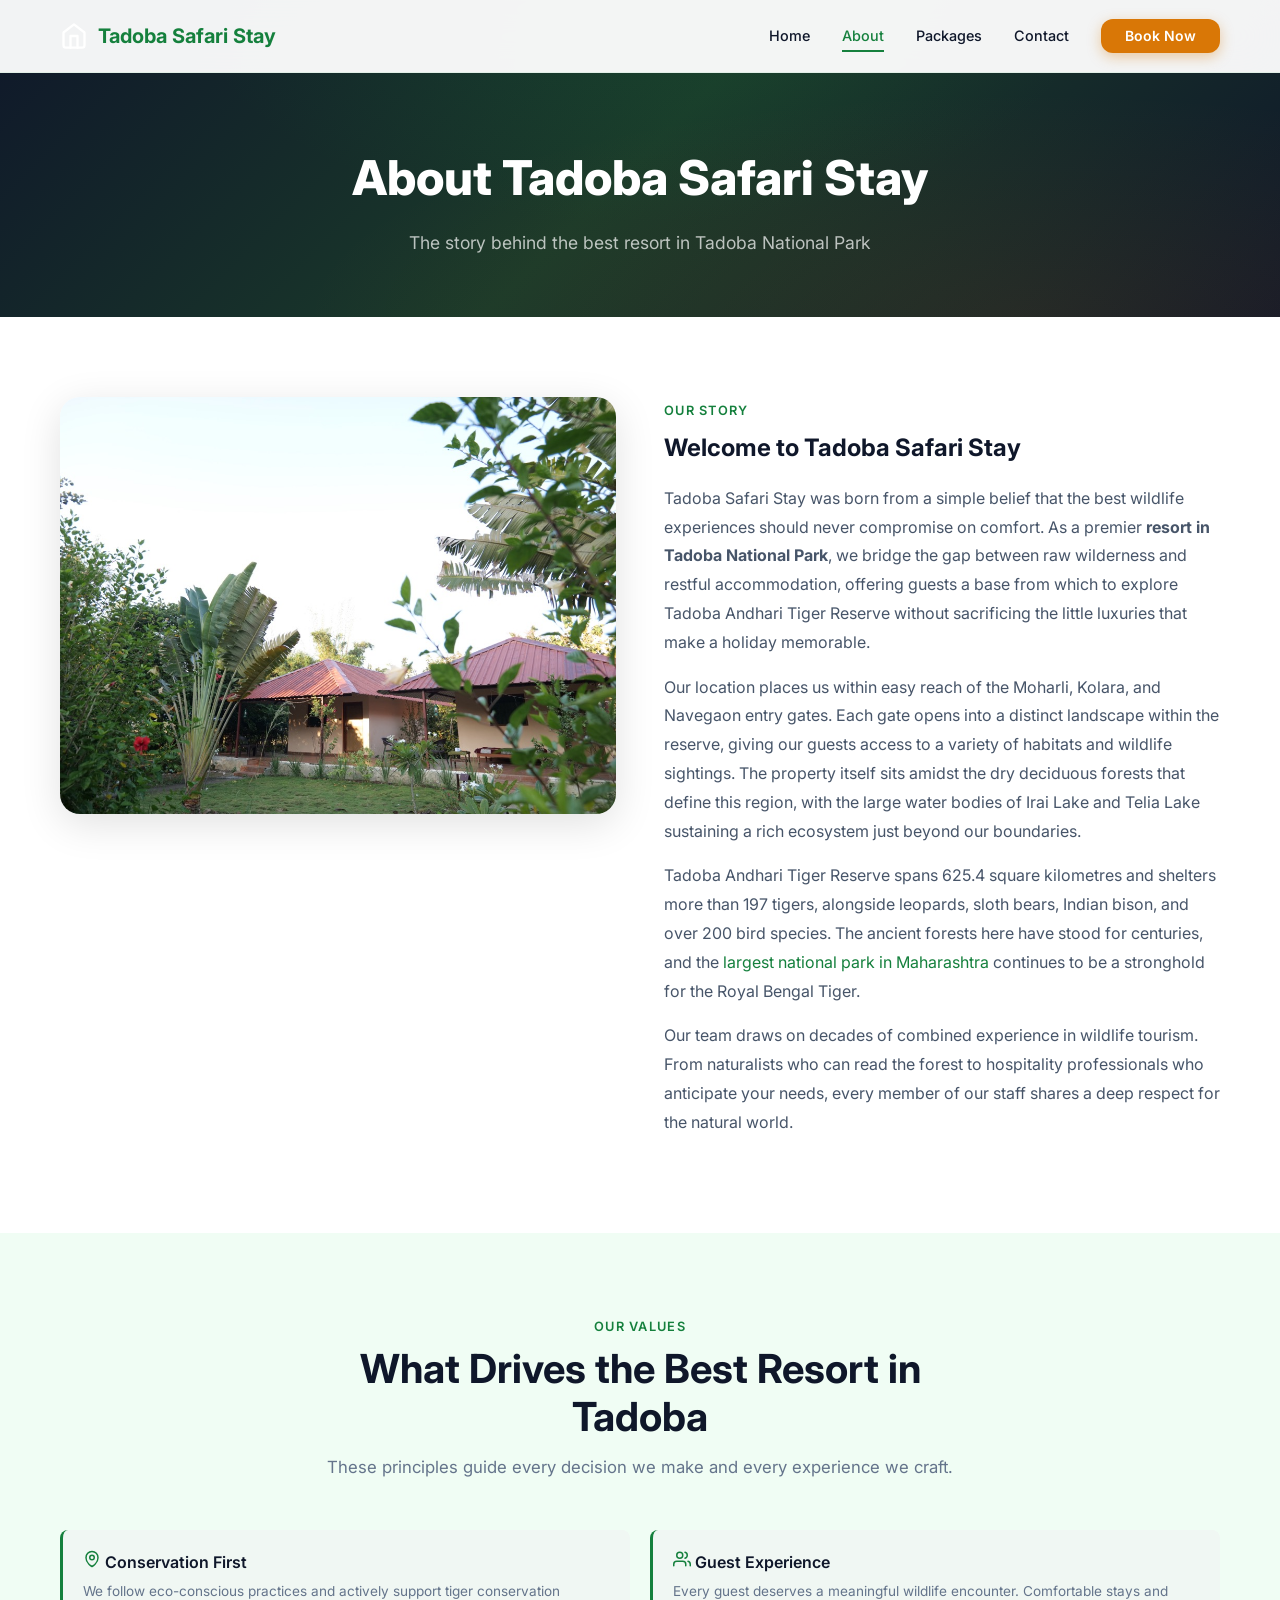
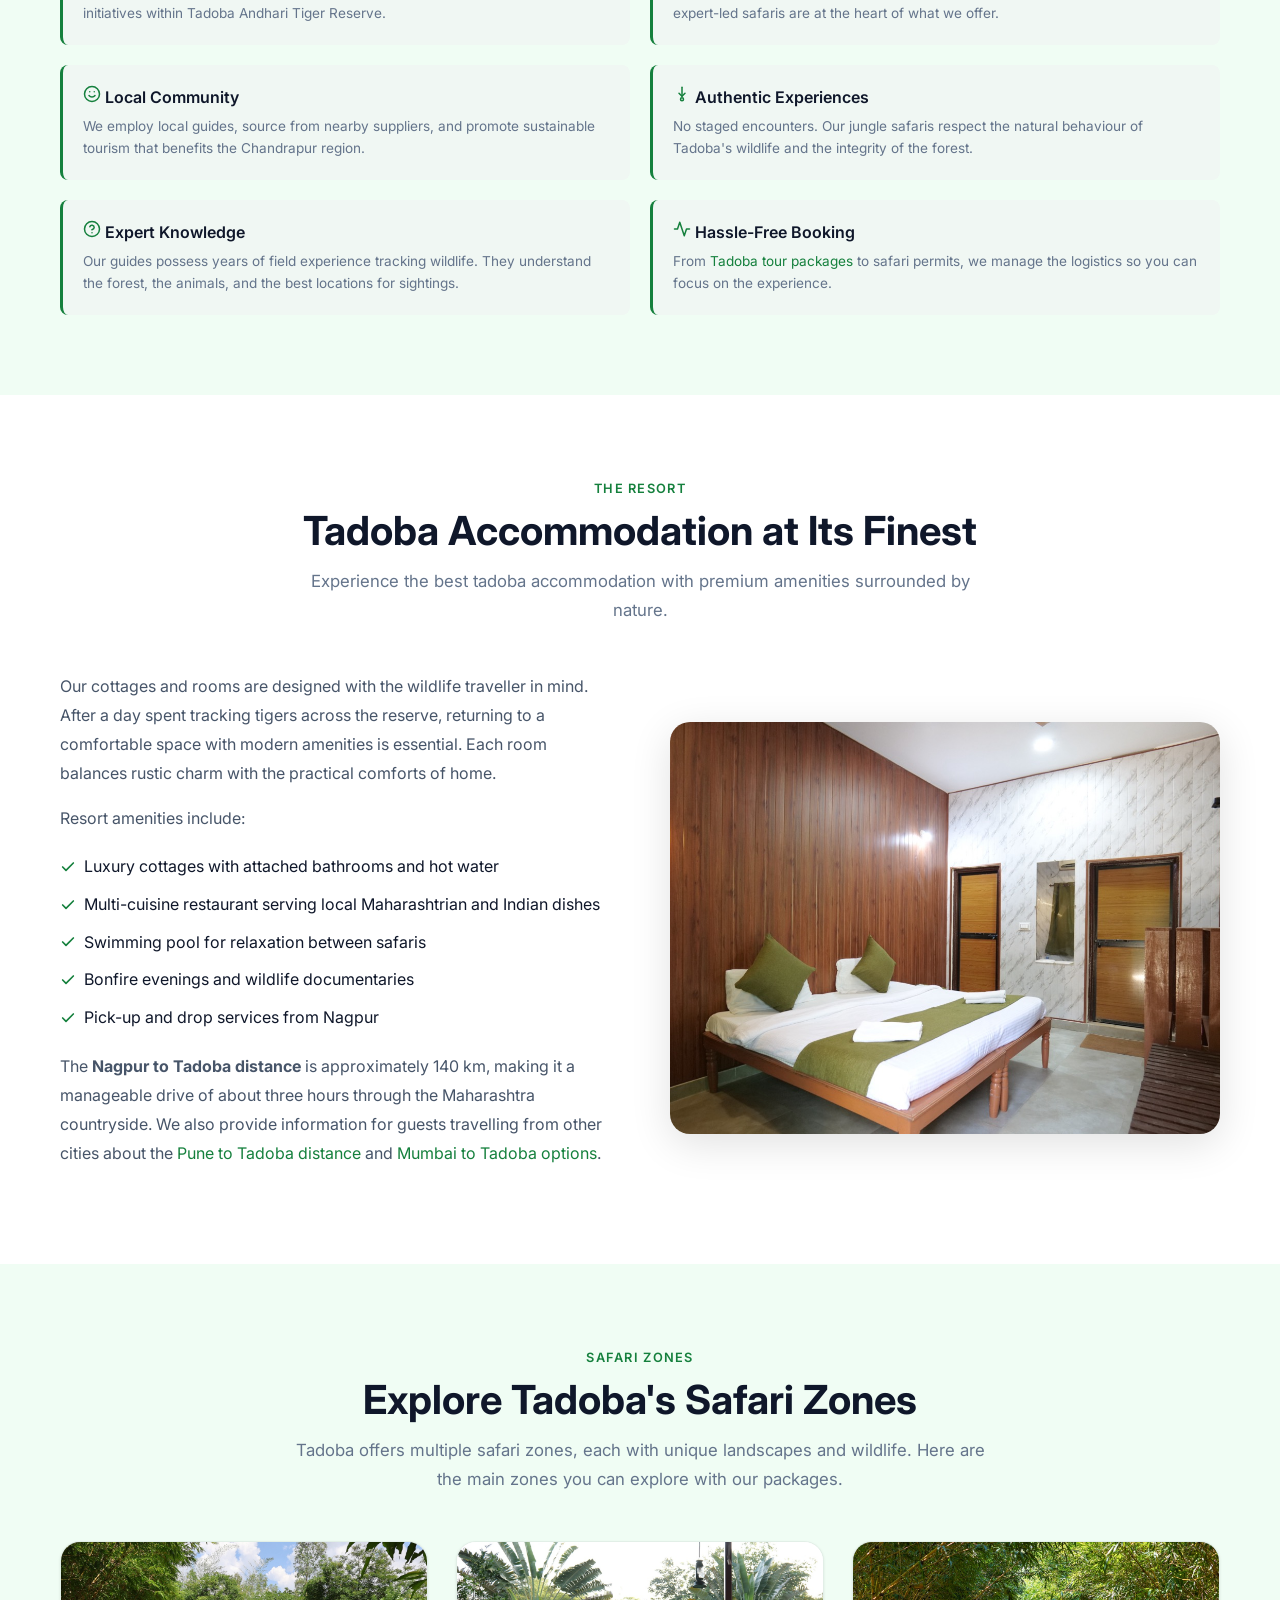
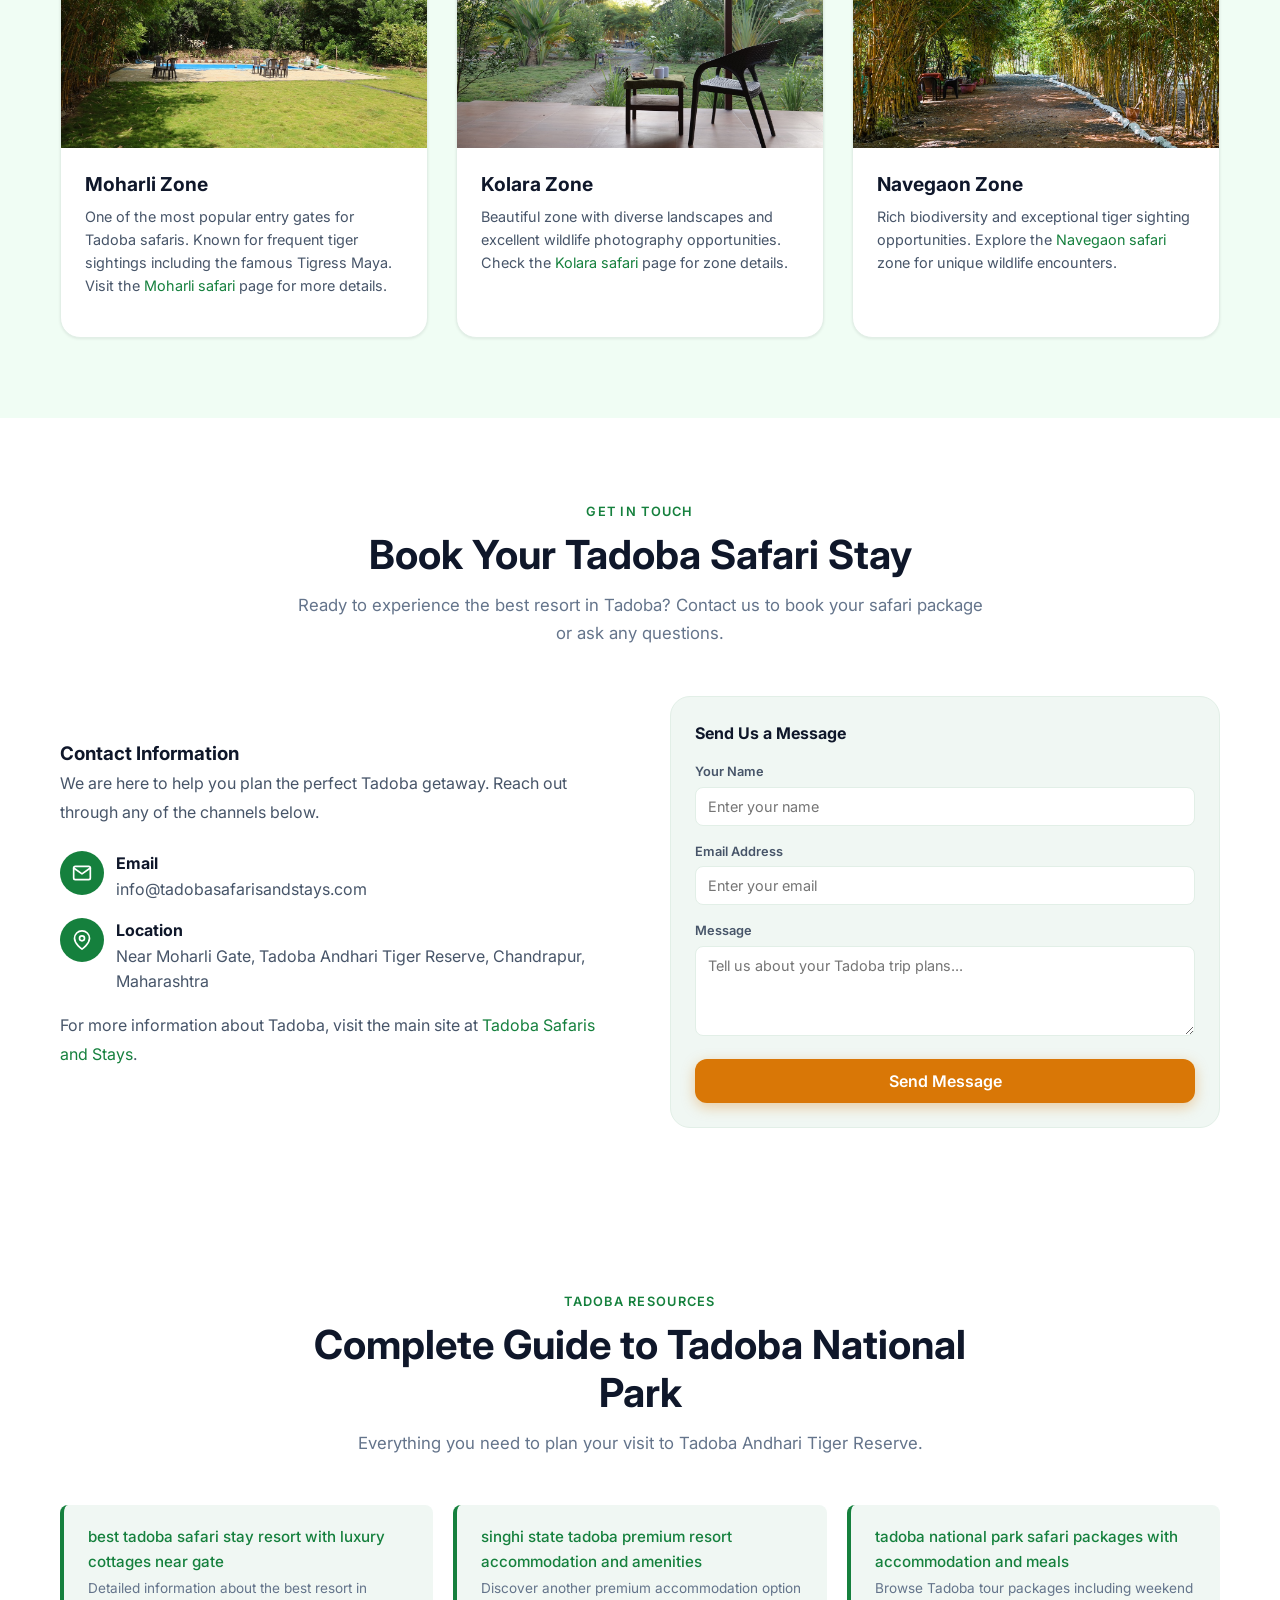
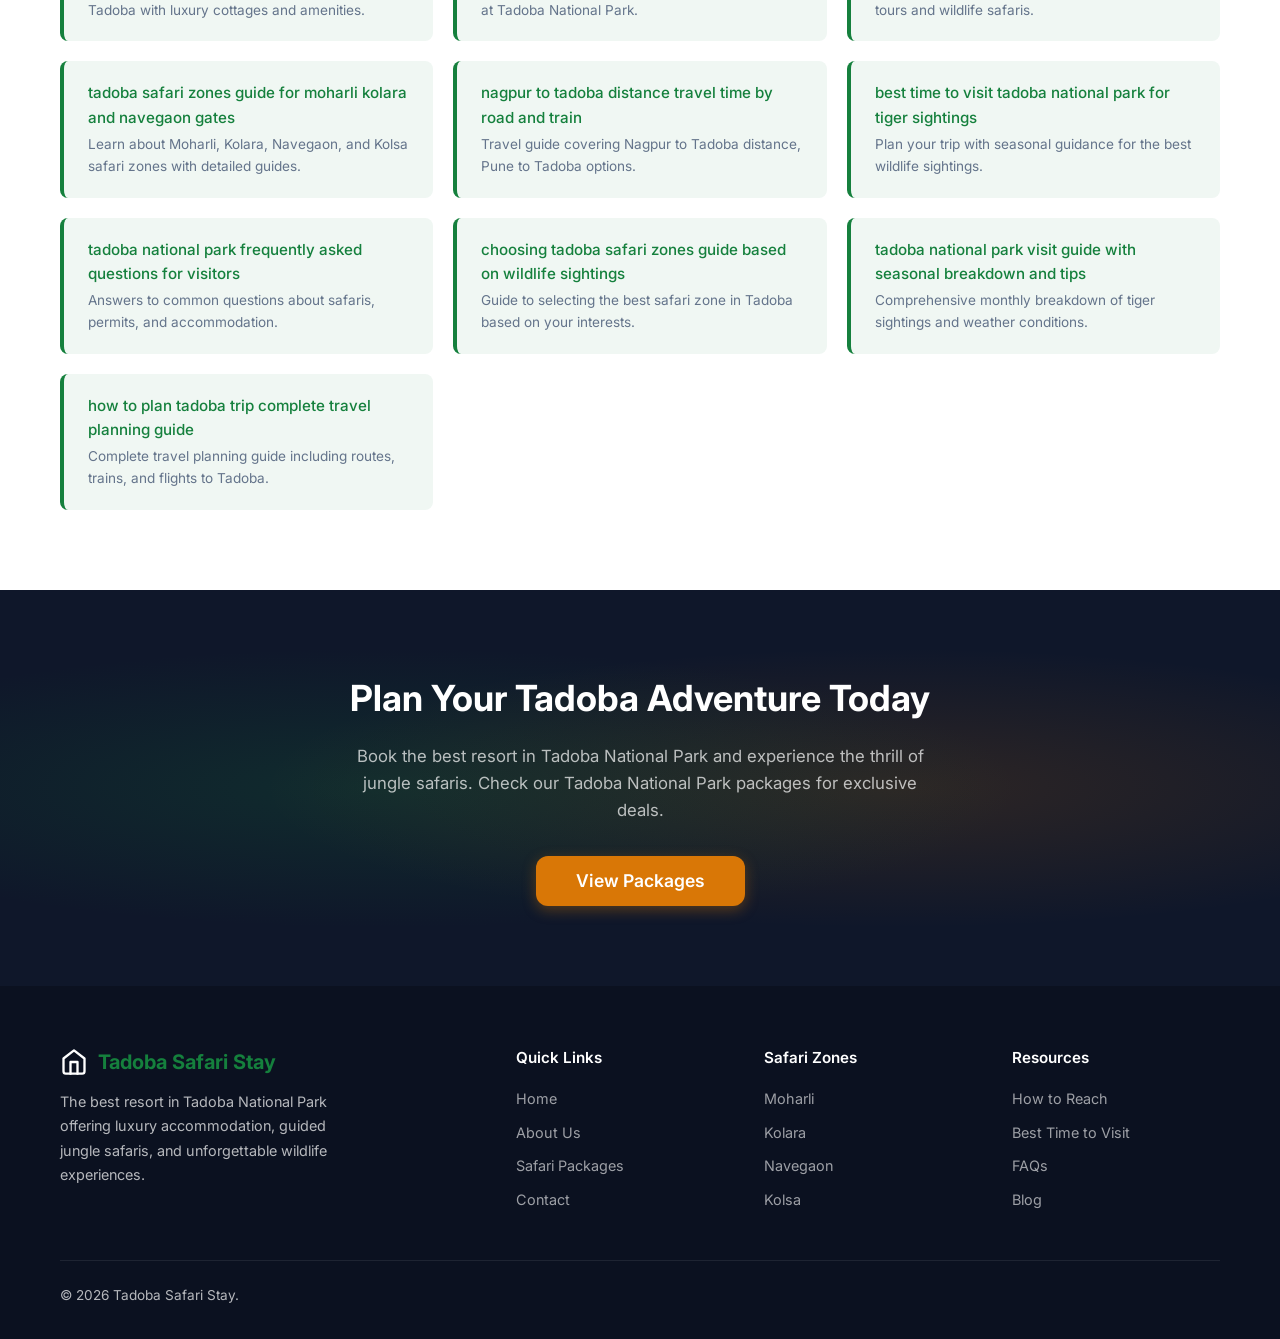
<file: about/index.html>
<!DOCTYPE html>
<html lang="en">
<head>
  <meta charset="UTF-8">
  <meta name="viewport" content="width=device-width, initial-scale=1.0">
  <title>About the Best Resort in Tadoba - Tadoba Safari Stay</title>
  <meta name="description" content="Learn about Tadoba Safari Stay - the best resort in Tadoba National Park. Discover our story, values, and wildlife experiences.">
  <meta name="keywords" content="about tadoba safari stay, best resort in tadoba, tadoba national park resort, tadoba accommodation, tadoba hotels">
  <meta name="robots" content="index, follow">
  <link rel="canonical" href="https://tadoba-national-pack.github.io/tadoba-tour-packages/about/">
  <meta property="og:title" content="About Tadoba Safari Stay - Best Resort in Tadoba National Park">
  <meta property="og:description" content="Discover the story behind Tadoba Safari Stay, the premier resort in Tadoba Andhari Tiger Reserve offering exceptional wildlife stays.">
  <meta property="og:url" content="https://tadoba-national-pack.github.io/tadoba-tour-packages/about/">
  <meta property="og:type" content="website">
  <meta property="og:image" content="https://tadoba-national-pack.github.io/tadoba-tour-packages/images/cottage-1.jpg">
  <meta name="twitter:card" content="summary_large_image">
  <meta name="twitter:title" content="About Tadoba Safari Stay - Best Resort in Tadoba National Park">
  <meta name="twitter:description" content="Discover the premier resort in Tadoba offering luxury wildlife experiences.">
  <script type="application/ld+json">
  {
    "@context": "https://schema.org",
    "@type": "LodgingBusiness",
    "name": "Tadoba Safari Stay",
    "description": "Best resort in Tadoba National Park, Maharashtra",
    "url": "https://tadoba-national-pack.github.io/tadoba-tour-packages/about/",
    "address": {
      "@type": "PostalAddress",
      "addressLocality": "Tadoba Andhari Tiger Reserve",
      "addressRegion": "Maharashtra",
      "addressCountry": "IN"
    }
  }
  </script>
  <link rel="preconnect" href="https://fonts.googleapis.com">
  <link rel="preconnect" href="https://fonts.gstatic.com" crossorigin>
  <link href="https://fonts.googleapis.com/css2?family=Inter:wght@400;500;600;700;800&display=swap" rel="stylesheet">
  <meta name="publisher" content="Tadoba Safari Stay">
  <meta name="google-site-verification" content="A9g_R12dJWBxtQUOpCr26Imr3ohsBCcINAzhMPKMv3I">
  <link rel="stylesheet" href="../css/style.css">
</head>
<body>

  <nav class="nav">
    <div class="container">
      <a href="../index.html" class="nav-logo">
        <svg width="28" height="28" viewBox="0 0 24 24" fill="none" stroke="white" stroke-width="2" stroke-linecap="round" stroke-linejoin="round"><path d="M3 9l9-7 9 7v11a2 2 0 0 1-2 2H5a2 2 0 0 1-2-2z"/><polyline points="9 22 9 12 15 12 15 22"/></svg>
        Tadoba Safari Stay
      </a>
      <button class="nav-toggle" id="navToggle" aria-label="Toggle navigation">
        <span></span><span></span><span></span>
      </button>
      <ul class="nav-links" id="navLinks">
        <li><a href="../index.html" class="nav-link">Home</a></li>
        <li><a href="../about/" class="nav-link active">About</a></li>
        <li><a href="../index.html#packages" class="nav-link">Packages</a></li>
        <li><a href="#contact" class="nav-link">Contact</a></li>
        <li><a href="../index.html#packages" class="btn btn-primary nav-cta">Book Now</a></li>
      </ul>
    </div>
  </nav>

  <section class="page-hero">
    <div class="container">
      <div class="page-hero-content">
        <h1>About Tadoba Safari Stay</h1>
        <p>The story behind the best resort in Tadoba National Park</p>
      </div>
    </div>
  </section>

  <section class="content-section">
    <div class="container">
      <div class="content-grid">
        <div>
          <img src="../images/cottage-1.jpg" alt="Tadoba Safari Stay resort - best resort in Tadoba National Park with luxury cottages and tadoba accommodation" class="about-image" loading="lazy">
        </div>
        <div class="content-block">
          <span class="section-tag">Our Story</span>
          <h2>Welcome to Tadoba Safari Stay</h2>
          <p>Tadoba Safari Stay was born from a simple belief that the best wildlife experiences should never compromise on comfort. As a premier <strong>resort in Tadoba National Park</strong>, we bridge the gap between raw wilderness and restful accommodation, offering guests a base from which to explore Tadoba Andhari Tiger Reserve without sacrificing the little luxuries that make a holiday memorable.</p>
          <p>Our location places us within easy reach of the Moharli, Kolara, and Navegaon entry gates. Each gate opens into a distinct landscape within the reserve, giving our guests access to a variety of habitats and wildlife sightings. The property itself sits amidst the dry deciduous forests that define this region, with the large water bodies of Irai Lake and Telia Lake sustaining a rich ecosystem just beyond our boundaries.</p>
          <p>Tadoba Andhari Tiger Reserve spans 625.4 square kilometres and shelters more than 197 tigers, alongside leopards, sloth bears, Indian bison, and over 200 bird species. The ancient forests here have stood for centuries, and the <a href="https://www.tadobasafarisandstays.com/" target="_blank" rel="noopener">largest national park in Maharashtra</a> continues to be a stronghold for the Royal Bengal Tiger.</p>
          <p>Our team draws on decades of combined experience in wildlife tourism. From naturalists who can read the forest to hospitality professionals who anticipate your needs, every member of our staff shares a deep respect for the natural world.</p>
        </div>
      </div>
    </div>
  </section>

  <section class="packages-section">
    <div class="container">
      <div class="section-header">
        <span class="section-tag">Our Values</span>
        <h2 class="section-title">What Drives the Best Resort in Tadoba</h2>
        <p class="section-subtitle">These principles guide every decision we make and every experience we craft.</p>
      </div>
      <div class="values-grid">
        <div class="value-card">
          <h4>
            <svg width="18" height="18" viewBox="0 0 24 24" fill="none" stroke="#15803D" stroke-width="2" stroke-linecap="round" stroke-linejoin="round"><path d="M12 22s-8-4.5-8-11.8A8 8 0 0 1 12 2a8 8 0 0 1 8 8.2c0 7.3-8 11.8-8 11.8z"/><circle cx="12" cy="10" r="3"/></svg>
            Conservation First
          </h4>
          <p>We follow eco-conscious practices and actively support tiger conservation initiatives within Tadoba Andhari Tiger Reserve.</p>
        </div>
        <div class="value-card">
          <h4>
            <svg width="18" height="18" viewBox="0 0 24 24" fill="none" stroke="#15803D" stroke-width="2" stroke-linecap="round" stroke-linejoin="round"><path d="M17 21v-2a4 4 0 0 0-4-4H5a4 4 0 0 0-4 4v2"/><circle cx="9" cy="7" r="4"/><path d="M23 21v-2a4 4 0 0 0-3-3.87"/><path d="M16 3.13a4 4 0 0 1 0 7.75"/></svg>
            Guest Experience
          </h4>
          <p>Every guest deserves a meaningful wildlife encounter. Comfortable stays and expert-led safaris are at the heart of what we offer.</p>
        </div>
        <div class="value-card">
          <h4>
            <svg width="18" height="18" viewBox="0 0 24 24" fill="none" stroke="#15803D" stroke-width="2" stroke-linecap="round" stroke-linejoin="round"><circle cx="12" cy="12" r="10"/><path d="M8 14s1.5 2 4 2 4-2 4-2"/><line x1="9" y1="9" x2="9.01" y2="9"/><line x1="15" y1="9" x2="15.01" y2="9"/></svg>
            Local Community
          </h4>
          <p>We employ local guides, source from nearby suppliers, and promote sustainable tourism that benefits the Chandrapur region.</p>
        </div>
        <div class="value-card">
          <h4>
            <svg width="18" height="18" viewBox="0 0 24 24" fill="none" stroke="#15803D" stroke-width="2" stroke-linecap="round" stroke-linejoin="round"><path d="M12 3v12"/><path d="M8 11l4 4 4-4"/><circle cx="12" cy="19" r="2"/></svg>
            Authentic Experiences
          </h4>
          <p>No staged encounters. Our jungle safaris respect the natural behaviour of Tadoba's wildlife and the integrity of the forest.</p>
        </div>
        <div class="value-card">
          <h4>
            <svg width="18" height="18" viewBox="0 0 24 24" fill="none" stroke="#15803D" stroke-width="2" stroke-linecap="round" stroke-linejoin="round"><circle cx="12" cy="12" r="10"/><path d="M9.09 9a3 3 0 0 1 5.83 1c0 2-3 3-3 3"/><line x1="12" y1="17" x2="12.01" y2="17"/></svg>
            Expert Knowledge
          </h4>
          <p>Our guides possess years of field experience tracking wildlife. They understand the forest, the animals, and the best locations for sightings.</p>
        </div>
        <div class="value-card">
          <h4>
            <svg width="18" height="18" viewBox="0 0 24 24" fill="none" stroke="#15803D" stroke-width="2" stroke-linecap="round" stroke-linejoin="round"><polyline points="22 12 18 12 15 21 9 3 6 12 2 12"/></svg>
            Hassle-Free Booking
          </h4>
          <p>From <a href="https://www.tadobasafarisandstays.com/packages" target="_blank" rel="noopener">Tadoba tour packages</a> to safari permits, we manage the logistics so you can focus on the experience.</p>
        </div>
      </div>
    </div>
  </section>

  <section class="content-section">
    <div class="container">
      <div class="section-header">
        <span class="section-tag">The Resort</span>
        <h2 class="section-title">Tadoba Accommodation at Its Finest</h2>
        <p class="section-subtitle">Experience the best tadoba accommodation with premium amenities surrounded by nature.</p>
      </div>
      <div class="about-grid">
        <div class="content-block">
          <p>Our cottages and rooms are designed with the wildlife traveller in mind. After a day spent tracking tigers across the reserve, returning to a comfortable space with modern amenities is essential. Each room balances rustic charm with the practical comforts of home.</p>
          <p>Resort amenities include:</p>
          <ul style="list-style: none; margin-top: 12px;">
            <li style="padding: 6px 0; display: flex; align-items: center; gap: 8px;">
              <svg width="16" height="16" viewBox="0 0 24 24" fill="none" stroke="#15803D" stroke-width="2.5" stroke-linecap="round" stroke-linejoin="round"><polyline points="20 6 9 17 4 12"/></svg>
              Luxury cottages with attached bathrooms and hot water
            </li>
            <li style="padding: 6px 0; display: flex; align-items: center; gap: 8px;">
              <svg width="16" height="16" viewBox="0 0 24 24" fill="none" stroke="#15803D" stroke-width="2.5" stroke-linecap="round" stroke-linejoin="round"><polyline points="20 6 9 17 4 12"/></svg>
              Multi-cuisine restaurant serving local Maharashtrian and Indian dishes
            </li>
            <li style="padding: 6px 0; display: flex; align-items: center; gap: 8px;">
              <svg width="16" height="16" viewBox="0 0 24 24" fill="none" stroke="#15803D" stroke-width="2.5" stroke-linecap="round" stroke-linejoin="round"><polyline points="20 6 9 17 4 12"/></svg>
              Swimming pool for relaxation between safaris
            </li>
            <li style="padding: 6px 0; display: flex; align-items: center; gap: 8px;">
              <svg width="16" height="16" viewBox="0 0 24 24" fill="none" stroke="#15803D" stroke-width="2.5" stroke-linecap="round" stroke-linejoin="round"><polyline points="20 6 9 17 4 12"/></svg>
              Bonfire evenings and wildlife documentaries
            </li>
            <li style="padding: 6px 0; display: flex; align-items: center; gap: 8px;">
              <svg width="16" height="16" viewBox="0 0 24 24" fill="none" stroke="#15803D" stroke-width="2.5" stroke-linecap="round" stroke-linejoin="round"><polyline points="20 6 9 17 4 12"/></svg>
              Pick-up and drop services from Nagpur
            </li>
          </ul>
          <p style="margin-top: 16px;">The <strong>Nagpur to Tadoba distance</strong> is approximately 140 km, making it a manageable drive of about three hours through the Maharashtra countryside. We also provide information for guests travelling from other cities about the <a href="https://www.tadobasafarisandstays.com/how-to-reach" target="_blank" rel="noopener">Pune to Tadoba distance</a> and <a href="https://www.tadobasafarisandstays.com/how-to-reach" target="_blank" rel="noopener">Mumbai to Tadoba options</a>.</p>
        </div>
        <div>
          <img src="../images/deluxe.jpg" alt="Deluxe room at Tadoba Safari Stay - the best resort in Tadoba with premium tadoba accommodation" class="about-image" loading="lazy">
        </div>
      </div>
    </div>
  </section>

  <section class="packages-section">
    <div class="container">
      <div class="section-header">
        <span class="section-tag">Safari Zones</span>
        <h2 class="section-title">Explore Tadoba's Safari Zones</h2>
        <p class="section-subtitle">Tadoba offers multiple safari zones, each with unique landscapes and wildlife. Here are the main zones you can explore with our packages.</p>
      </div>
      <div class="packages-grid">
        <div class="package-card">
          <img src="../images/gallery-1.jpg" alt="Moharli safari zone of Tadoba National Park - popular tadoba safari entry gate with tiger sightings" class="package-card-image" loading="lazy">
          <div class="package-card-body">
            <h3 class="package-card-title">Moharli Zone</h3>
            <p class="package-card-desc">One of the most popular entry gates for Tadoba safaris. Known for frequent tiger sightings including the famous Tigress Maya. Visit the <a href="https://www.tadobasafarisandstays.com/safari/moharli" target="_blank" rel="noopener">Moharli safari</a> page for more details.</p>
          </div>
        </div>
        <div class="package-card">
          <img src="../images/gallery-2.jpg" alt="Kolara safari zone of Tadoba National Park - tadoba jungle safari with diverse terrain and wildlife" class="package-card-image" loading="lazy">
          <div class="package-card-body">
            <h3 class="package-card-title">Kolara Zone</h3>
            <p class="package-card-desc">Beautiful zone with diverse landscapes and excellent wildlife photography opportunities. Check the <a href="https://www.tadobasafarisandstays.com/safari/kolara" target="_blank" rel="noopener">Kolara safari</a> page for zone details.</p>
          </div>
        </div>
        <div class="package-card">
          <img src="../images/gallery-3.jpg" alt="Navegaon zone of Tadoba Andhari Tiger Reserve - tadoba buffer zone safari with dense forest wildlife" class="package-card-image" loading="lazy">
          <div class="package-card-body">
            <h3 class="package-card-title">Navegaon Zone</h3>
            <p class="package-card-desc">Rich biodiversity and exceptional tiger sighting opportunities. Explore the <a href="https://www.tadobasafarisandstays.com/safari/navegaon" target="_blank" rel="noopener">Navegaon safari</a> zone for unique wildlife encounters.</p>
          </div>
        </div>
      </div>
    </div>
  </section>

  <section class="content-section" id="contact">
    <div class="container">
      <div class="section-header">
        <span class="section-tag">Get In Touch</span>
        <h2 class="section-title">Book Your Tadoba Safari Stay</h2>
        <p class="section-subtitle">Ready to experience the best resort in Tadoba? Contact us to book your safari package or ask any questions.</p>
      </div>
      <div class="about-grid">
        <div class="content-block">
          <h3>Contact Information</h3>
          <p>We are here to help you plan the perfect Tadoba getaway. Reach out through any of the channels below.</p>
          <div style="margin-top: 24px;">
            <div style="display: flex; gap: 12px; margin-bottom: 16px;">
              <div style="width: 44px; height: 44px; border-radius: 50%; display: flex; align-items: center; justify-content: center; flex-shrink: 0; background: #15803D;">
                <svg width="20" height="20" viewBox="0 0 24 24" fill="none" stroke="white" stroke-width="2" stroke-linecap="round" stroke-linejoin="round"><path d="M4 4h16c1.1 0 2 .9 2 2v12c0 1.1-.9 2-2 2H4c-1.1 0-2-.9-2-2V6c0-1.1.9-2 2-2z"/><polyline points="22,6 12,13 2,6"/></svg>
              </div>
              <div>
                <strong>Email</strong><br>
                <span style="color: #475569;">info@tadobasafarisandstays.com</span>
              </div>
            </div>
            <div style="display: flex; gap: 12px; margin-bottom: 16px;">
              <div style="width: 44px; height: 44px; border-radius: 50%; display: flex; align-items: center; justify-content: center; flex-shrink: 0; background: #15803D;">
                <svg width="20" height="20" viewBox="0 0 24 24" fill="none" stroke="white" stroke-width="2" stroke-linecap="round" stroke-linejoin="round"><path d="M21 10c0 7-9 13-9 13s-9-6-9-13a9 9 0 0 1 18 0z"/><circle cx="12" cy="10" r="3"/></svg>
              </div>
              <div>
                <strong>Location</strong><br>
                <span style="color: #475569;">Near Moharli Gate, Tadoba Andhari Tiger Reserve, Chandrapur, Maharashtra</span>
              </div>
            </div>
          </div>
          <p style="margin-top: 16px;">For more information about Tadoba, visit the main site at <a href="https://www.tadobasafarisandstays.com/" target="_blank" rel="noopener">Tadoba Safaris and Stays</a>.</p>
        </div>
        <div>
          <div class="sidebar-card">
            <h3>Send Us a Message</h3>
            <form>
              <div class="sidebar-form-group">
                <label for="name">Your Name</label>
                <input type="text" id="name" placeholder="Enter your name" required>
              </div>
              <div class="sidebar-form-group">
                <label for="email">Email Address</label>
                <input type="email" id="email" placeholder="Enter your email" required>
              </div>
              <div class="sidebar-form-group">
                <label for="message">Message</label>
                <textarea id="message" rows="4" placeholder="Tell us about your Tadoba trip plans..." required></textarea>
              </div>
              <button type="submit" class="btn btn-primary">Send Message</button>
            </form>
          </div>
        </div>
      </div>
    </div>
  </section>

  <section class="resources-section">
    <div class="container">
      <div class="section-header">
        <span class="section-tag">Tadoba Resources</span>
        <h2 class="section-title">Complete Guide to Tadoba National Park</h2>
        <p class="section-subtitle">Everything you need to plan your visit to Tadoba Andhari Tiger Reserve.</p>
      </div>
      <div class="resources-list">
        <div class="resource-item">
          <h4><a href="https://www.tadobasafarisandstays.com/our-resorts/tadoba-safari-stay" target="_blank" rel="noopener">best tadoba safari stay resort with luxury cottages near gate</a></h4>
          <p>Detailed information about the best resort in Tadoba with luxury cottages and amenities.</p>
        </div>
        <div class="resource-item">
          <h4><a href="https://www.tadobasafarisandstays.com/our-resorts/singhi-state" target="_blank" rel="noopener">singhi state tadoba premium resort accommodation and amenities</a></h4>
          <p>Discover another premium accommodation option at Tadoba National Park.</p>
        </div>
        <div class="resource-item">
          <h4><a href="https://www.tadobasafarisandstays.com/packages" target="_blank" rel="noopener">tadoba national park safari packages with accommodation and meals</a></h4>
          <p>Browse Tadoba tour packages including weekend tours and wildlife safaris.</p>
        </div>
        <div class="resource-item">
          <h4><a href="https://www.tadobasafarisandstays.com/safari" target="_blank" rel="noopener">tadoba safari zones guide for moharli kolara and navegaon gates</a></h4>
          <p>Learn about Moharli, Kolara, Navegaon, and Kolsa safari zones with detailed guides.</p>
        </div>
        <div class="resource-item">
          <h4><a href="https://www.tadobasafarisandstays.com/how-to-reach" target="_blank" rel="noopener">nagpur to tadoba distance travel time by road and train</a></h4>
          <p>Travel guide covering Nagpur to Tadoba distance, Pune to Tadoba options.</p>
        </div>
        <div class="resource-item">
          <h4><a href="https://www.tadobasafarisandstays.com/when-to-visit" target="_blank" rel="noopener">best time to visit tadoba national park for tiger sightings</a></h4>
          <p>Plan your trip with seasonal guidance for the best wildlife sightings.</p>
        </div>
        <div class="resource-item">
          <h4><a href="https://www.tadobasafarisandstays.com/faq" target="_blank" rel="noopener">tadoba national park frequently asked questions for visitors</a></h4>
          <p>Answers to common questions about safaris, permits, and accommodation.</p>
        </div>
        <div class="resource-item">
          <h4><a href="https://www.tadobasafarisandstays.com/blog/choosing-tadoba-zones" target="_blank" rel="noopener">choosing tadoba safari zones guide based on wildlife sightings</a></h4>
          <p>Guide to selecting the best safari zone in Tadoba based on your interests.</p>
        </div>
        <div class="resource-item">
          <h4><a href="https://www.tadobasafarisandstays.com/blog/best-time-to-visit-tadoba" target="_blank" rel="noopener">tadoba national park visit guide with seasonal breakdown and tips</a></h4>
          <p>Comprehensive monthly breakdown of tiger sightings and weather conditions.</p>
        </div>
        <div class="resource-item">
          <h4><a href="https://www.tadobasafarisandstays.com/blog/how-to-reach-tadoba" target="_blank" rel="noopener">how to plan tadoba trip complete travel planning guide</a></h4>
          <p>Complete travel planning guide including routes, trains, and flights to Tadoba.</p>
        </div>
      </div>
    </div>
  </section>

  <section class="cta-section">
    <div class="container">
      <div class="cta-content">
        <h2>Plan Your Tadoba Adventure Today</h2>
        <p>Book the best resort in Tadoba National Park and experience the thrill of jungle safaris. Check our Tadoba National Park packages for exclusive deals.</p>
        <a href="index.html#packages" class="btn btn-primary" style="font-size: 1.1rem; padding: 16px 40px;">View Packages</a>
      </div>
    </div>
  </section>

  <footer class="footer">
    <div class="container">
      <div class="footer-grid">
        <div class="footer-brand">
          <a href="../index.html" class="nav-logo">
            <svg width="28" height="28" viewBox="0 0 24 24" fill="none" stroke="white" stroke-width="2" stroke-linecap="round" stroke-linejoin="round"><path d="M3 9l9-7 9 7v11a2 2 0 0 1-2 2H5a2 2 0 0 1-2-2z"/><polyline points="9 22 9 12 15 12 15 22"/></svg>
            Tadoba Safari Stay
          </a>
          <p>The best resort in Tadoba National Park offering luxury accommodation, guided jungle safaris, and unforgettable wildlife experiences.</p>
        </div>
        <div>
          <h4 class="footer-heading">Quick Links</h4>
          <ul class="footer-links">
            <li><a href="../index.html">Home</a></li>
            <li><a href="../about/">About Us</a></li>
            <li><a href="index.html#packages">Safari Packages</a></li>
            <li><a href="#contact">Contact</a></li>
          </ul>
        </div>
        <div>
          <h4 class="footer-heading">Safari Zones</h4>
          <ul class="footer-links">
            <li><a href="../zones/moharli/">Moharli</a></li>
            <li><a href="../zones/kolara/">Kolara</a></li>
            <li><a href="../zones/navegaon/">Navegaon</a></li>
            <li><a href="https://www.tadobasafarisandstays.com/safari/kolsa" target="_blank" rel="noopener">Kolsa</a></li>
          </ul>
        </div>
        <div>
          <h4 class="footer-heading">Resources</h4>
          <ul class="footer-links">
            <li><a href="https://www.tadobasafarisandstays.com/how-to-reach" target="_blank" rel="noopener">How to Reach</a></li>
            <li><a href="https://www.tadobasafarisandstays.com/when-to-visit" target="_blank" rel="noopener">Best Time to Visit</a></li>
            <li><a href="https://www.tadobasafarisandstays.com/faq" target="_blank" rel="noopener">FAQs</a></li>
            <li><a href="https://www.tadobasafarisandstays.com/blog" target="_blank" rel="noopener">Blog</a></li>
          </ul>
        </div>
      </div>
      <div class="footer-bottom">
        <span>&copy; 2026 Tadoba Safari Stay.</span>
        <div class="footer-bottom-links"></div>
      </div>
    </div>
  </footer>

  <script>
    document.getElementById('navToggle')?.addEventListener('click', function() {
      document.getElementById('navLinks')?.classList.toggle('open');
    });
    document.querySelectorAll('.nav-link').forEach(link => {
      link.addEventListener('click', () => {
        document.getElementById('navLinks')?.classList.remove('open');
      });
    });
  </script>

</body>
</html>
</file>
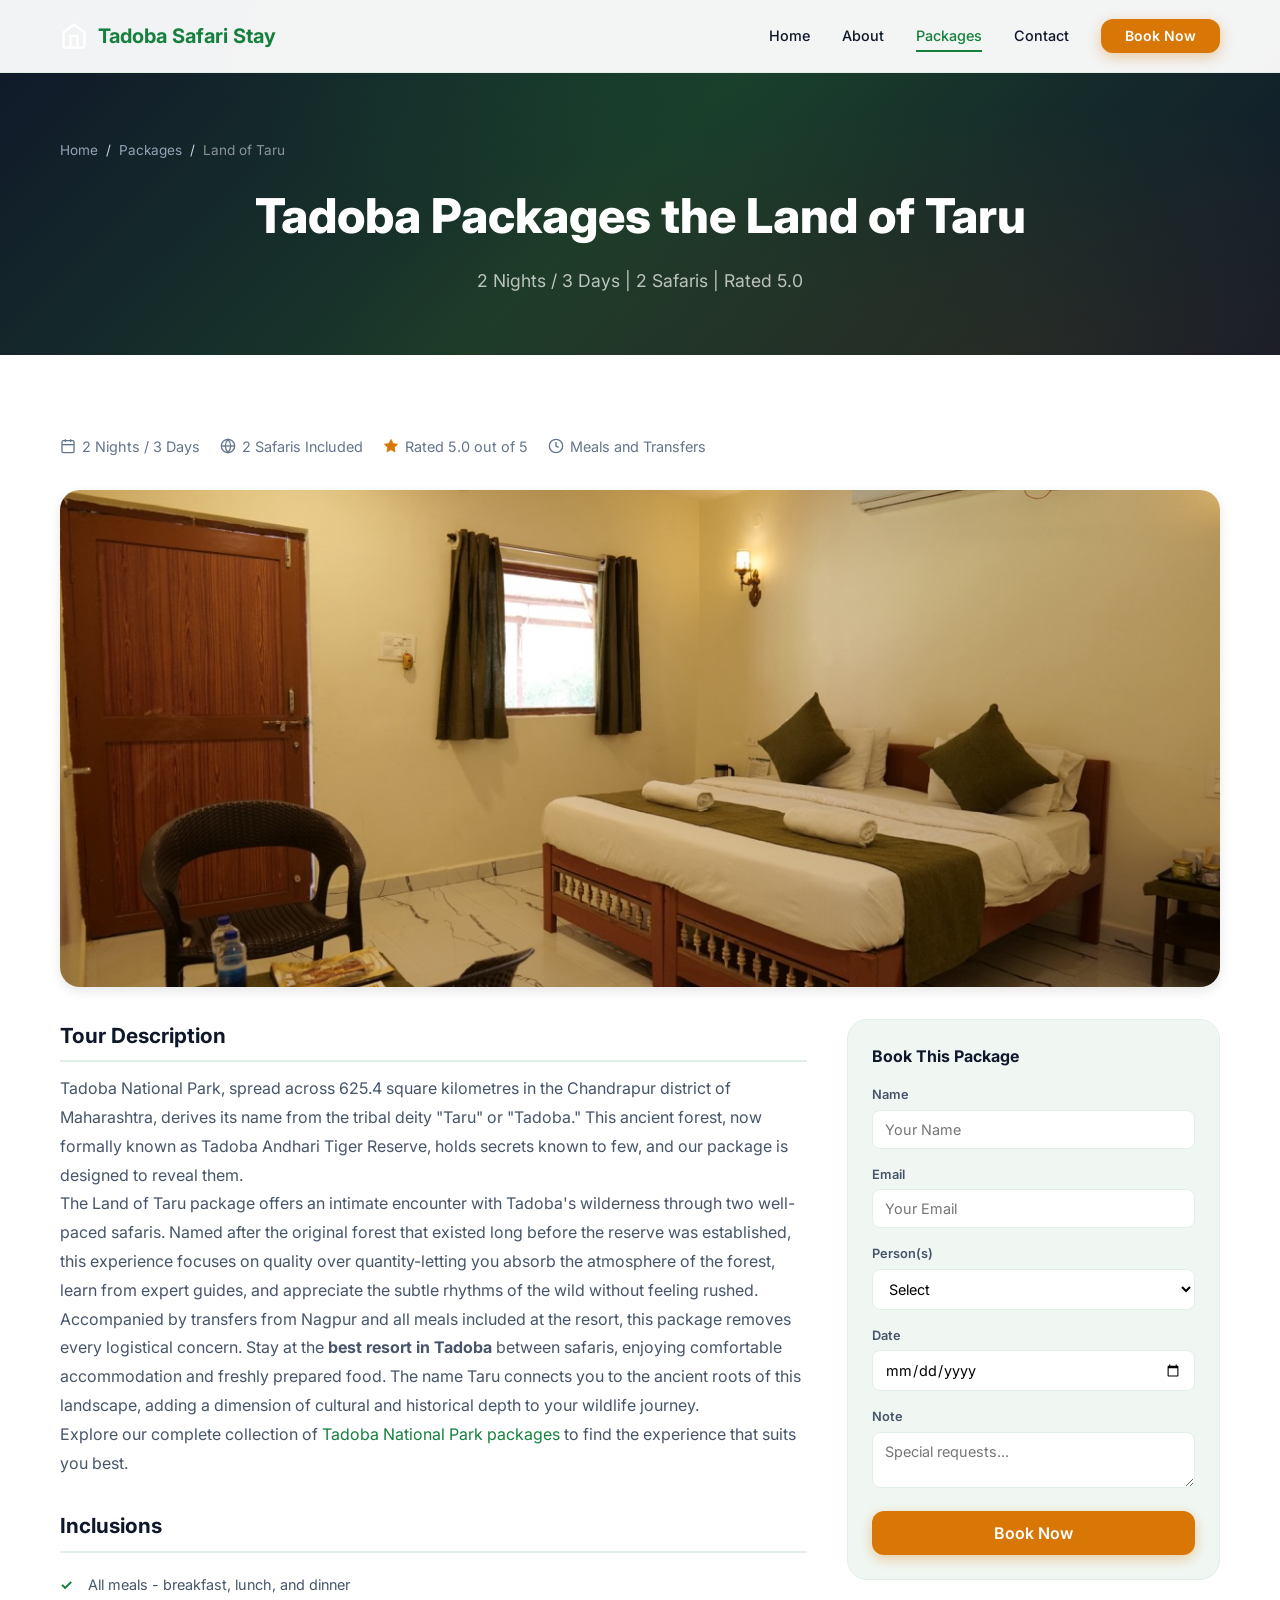
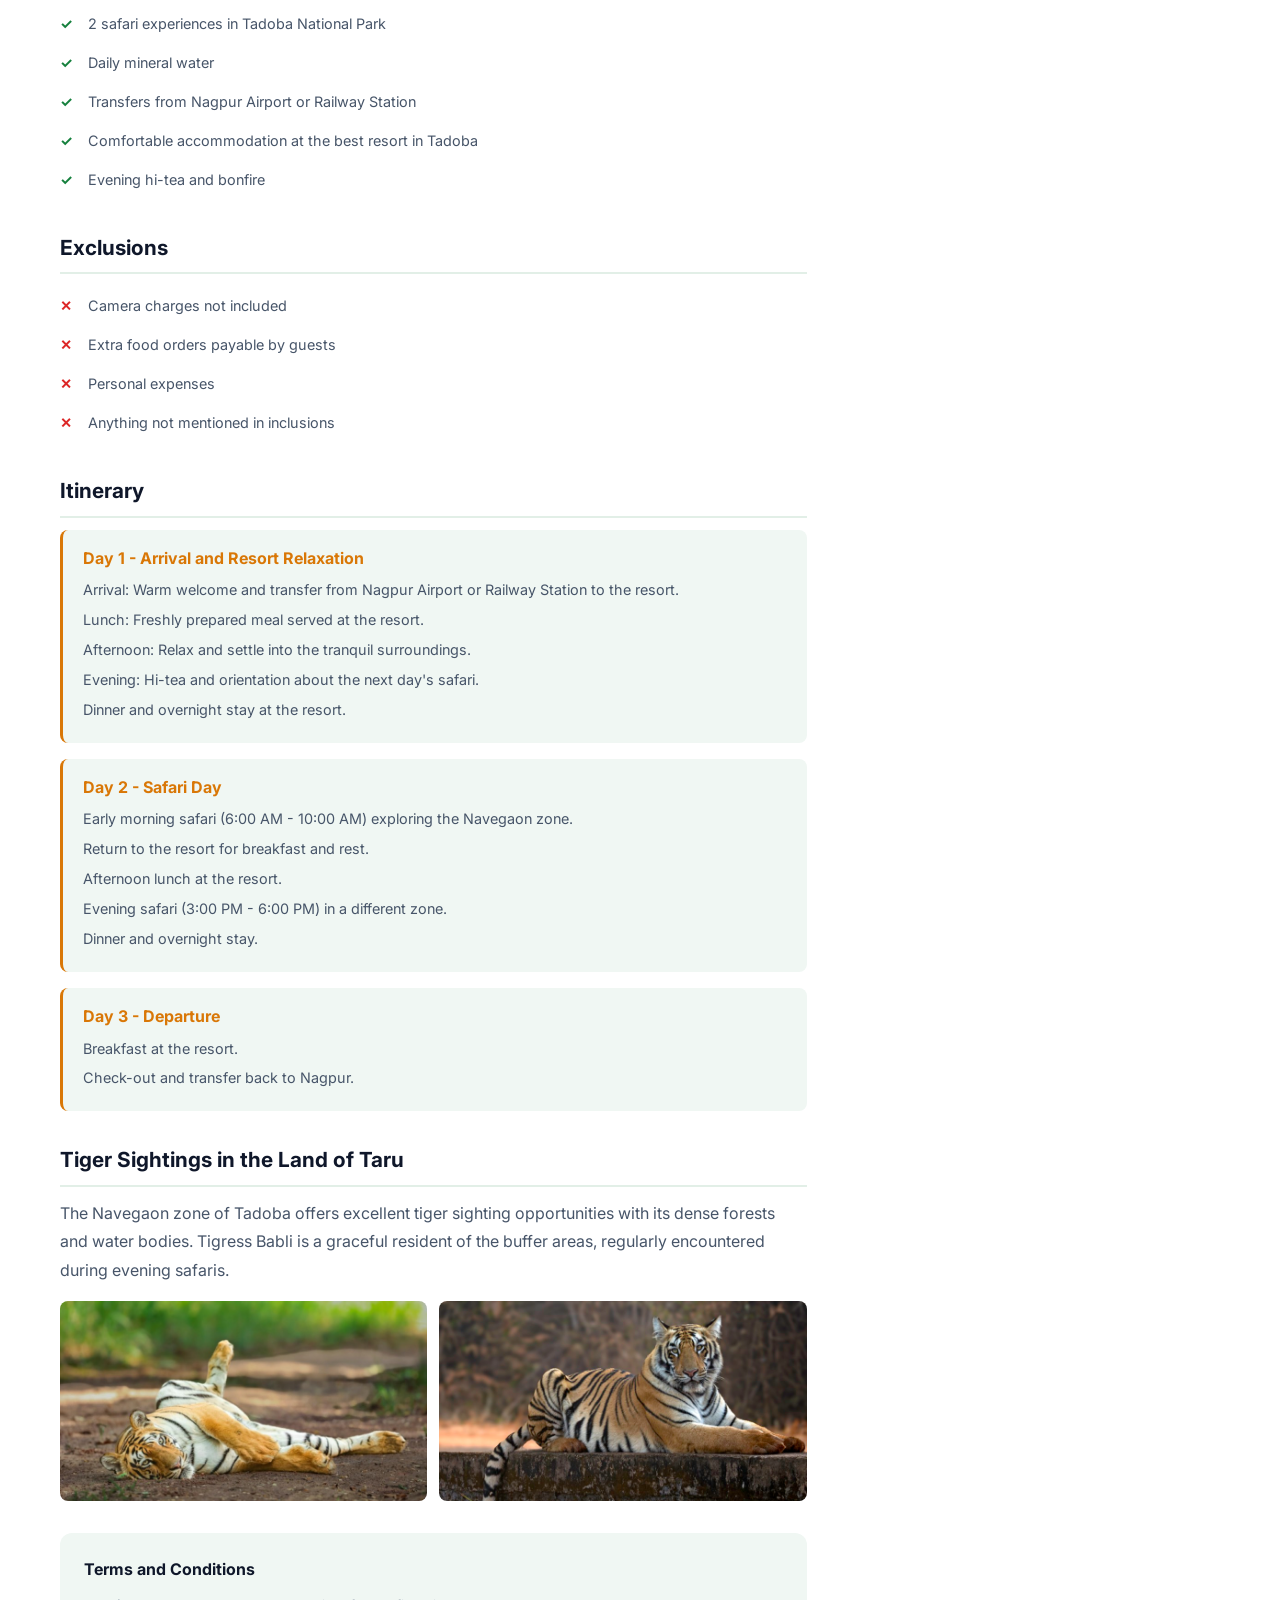
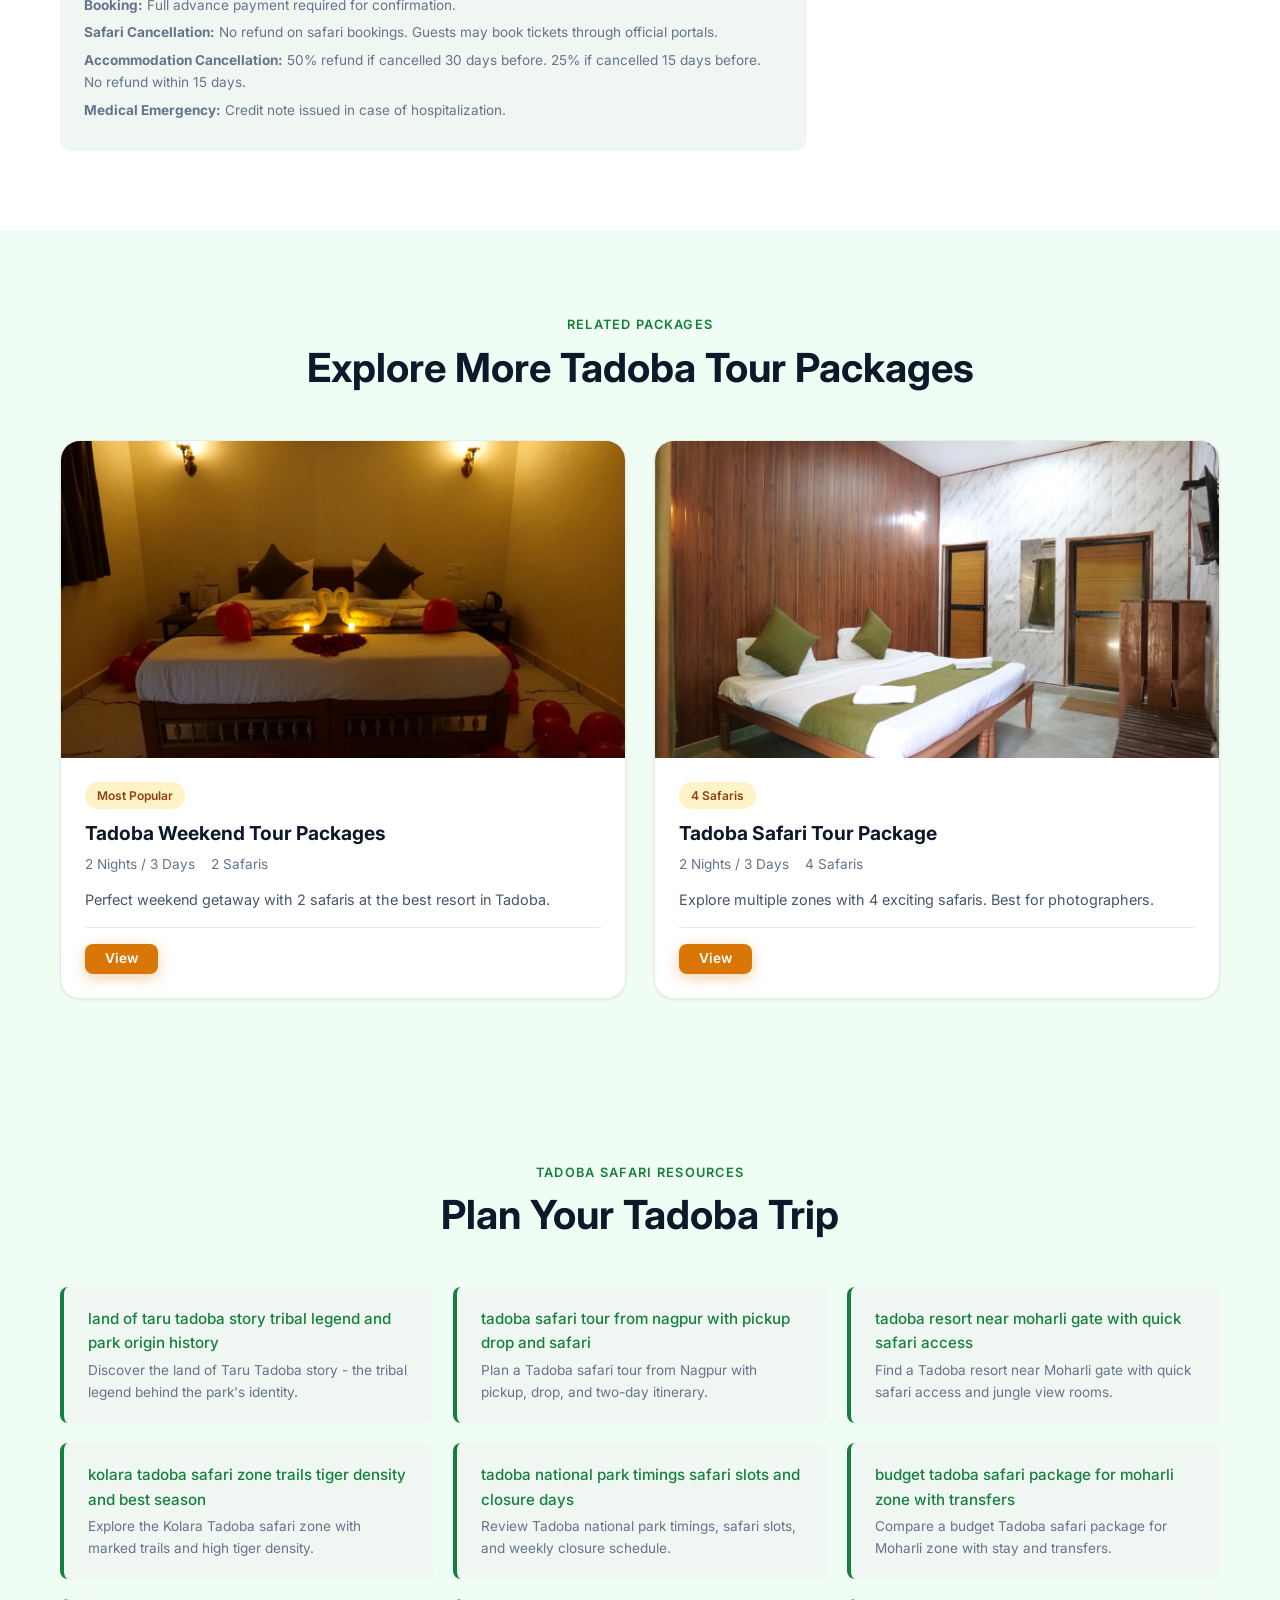
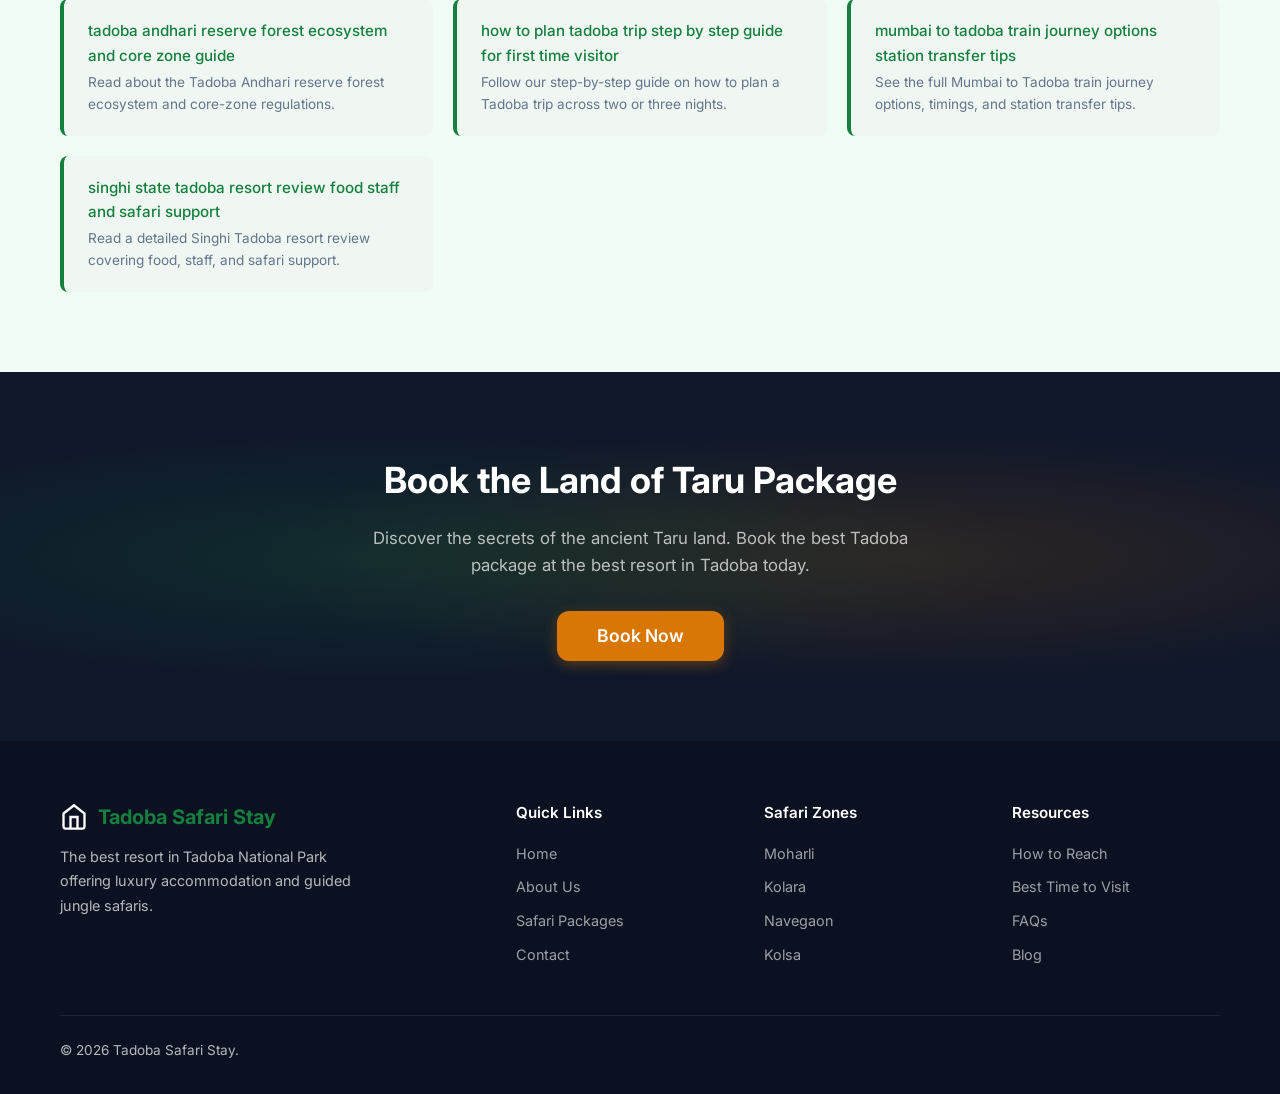
<file: packages/tadoba-land-of-taru/index.html>
<!DOCTYPE html>
<html lang="en">
<head>
  <meta charset="UTF-8">
  <meta name="viewport" content="width=device-width, initial-scale=1.0">
  <title>Tadoba Packages the Land of Taru - Best Resort in Tadoba</title>
  <meta name="description" content="Book Tadoba Packages the Land of Taru at the best resort in Tadoba. 2 nights 3 days with 2 safaris, all meals, transfers, and comfortable accommodation.">
  <meta name="keywords" content="tadoba packages the land of taru, tadoba national park packages, tadoba package, best resort in tadoba, tadoba tour packages">
  <meta name="robots" content="index, follow">
  <link rel="canonical" href="https://tadoba-national-pack.github.io/tadoba-tour-packages/packages/tadoba-land-of-taru/">
  <meta property="og:title" content="Tadoba Packages the Land of Taru - 2 Nights 3 Days">
  <meta property="og:description" content="Book Tadoba Packages the Land of Taru with 2 safaris, luxury stay, all meals, and Nagpur transfers at the best resort in Tadoba.">
  <meta property="og:url" content="https://tadoba-national-pack.github.io/tadoba-tour-packages/packages/tadoba-land-of-taru/">
  <meta property="og:type" content="website">
  <meta property="og:image" content="https://tadoba-national-pack.github.io/tadoba-tour-packages/images/cottage-2-2.jpg">
  <meta name="twitter:card" content="summary_large_image">
  <meta name="twitter:title" content="Tadoba Packages the Land of Taru - 2 Nights 3 Days">
  <meta name="twitter:description" content="Book Tadoba Packages the Land of Taru with 2 safaris and luxury stay.">
  <script type="application/ld+json">
  {
    "@context": "https://schema.org",
    "@type": "Product",
    "name": "Tadoba Packages the Land of Taru",
    "description": "Tadoba National Park tour package with 2 safaris, meals, and luxury accommodation."
  }
  </script>
  <link rel="preconnect" href="https://fonts.googleapis.com">
  <link rel="preconnect" href="https://fonts.gstatic.com" crossorigin>
  <link href="https://fonts.googleapis.com/css2?family=Inter:wght@400;500;600;700;800&display=swap" rel="stylesheet">
  <meta name="publisher" content="Tadoba Safari Stay">
  <meta name="google-site-verification" content="A9g_R12dJWBxtQUOpCr26Imr3ohsBCcINAzhMPKMv3I">
  <link rel="stylesheet" href="../../css/style.css">
</head>
<body>

  <nav class="nav">
    <div class="container">
      <a href="../../index.html" class="nav-logo">
        <svg width="28" height="28" viewBox="0 0 24 24" fill="none" stroke="white" stroke-width="2" stroke-linecap="round" stroke-linejoin="round"><path d="M3 9l9-7 9 7v11a2 2 0 0 1-2 2H5a2 2 0 0 1-2-2z"/><polyline points="9 22 9 12 15 12 15 22"/></svg>
        Tadoba Safari Stay
      </a>
      <button class="nav-toggle" id="navToggle" aria-label="Toggle navigation">
        <span></span><span></span><span></span>
      </button>
      <ul class="nav-links" id="navLinks">
        <li><a href="../../index.html" class="nav-link">Home</a></li>
        <li><a href="../../about/" class="nav-link">About</a></li>
        <li><a href="../../index.html#packages" class="nav-link active">Packages</a></li>
        <li><a href="../../about/#contact" class="nav-link">Contact</a></li>
        <li><a href="#booking" class="btn btn-primary nav-cta">Book Now</a></li>
      </ul>
    </div>
  </nav>

  <section class="page-hero">
    <div class="container">
      <div class="page-hero-content">
        <div class="breadcrumbs">
          <a href="../../index.html">Home</a>
          <span class="separator">/</span>
          <a href="../../index.html#packages">Packages</a>
          <span class="separator">/</span>
          <span style="color: rgba(255,255,255,0.5);">Land of Taru</span>
        </div>
        <h1>Tadoba Packages the Land of Taru</h1>
        <p>2 Nights / 3 Days | 2 Safaris | Rated 5.0</p>
      </div>
    </div>
  </section>

  <section class="package-detail">
    <div class="container">
      <div class="package-detail-header">
        <div class="package-detail-meta">
          <span class="package-detail-meta-item">
            <svg width="16" height="16" viewBox="0 0 24 24" fill="none" stroke="currentColor" stroke-width="2"><rect x="3" y="4" width="18" height="18" rx="2" ry="2"/><line x1="16" y1="2" x2="16" y2="6"/><line x1="8" y1="2" x2="8" y2="6"/><line x1="3" y1="10" x2="21" y2="10"/></svg>
            2 Nights / 3 Days
          </span>
          <span class="package-detail-meta-item">
            <svg width="16" height="16" viewBox="0 0 24 24" fill="none" stroke="currentColor" stroke-width="2"><circle cx="12" cy="12" r="10"/><path d="M2 12h20"/><path d="M12 2a15.3 15.3 0 0 1 4 10 15.3 15.3 0 0 1-4 10 15.3 15.3 0 0 1-4-10 15.3 15.3 0 0 1 4-10z"/></svg>
            2 Safaris Included
          </span>
          <span class="package-detail-meta-item">
            <svg width="16" height="16" viewBox="0 0 24 24" fill="#D97706" stroke="#D97706" stroke-width="1"><polygon points="12 2 15.09 8.26 22 9.27 17 14.14 18.18 21.02 12 17.77 5.82 21.02 7 14.14 2 9.27 8.91 8.26 12 2"/></svg>
            Rated 5.0 out of 5
          </span>
          <span class="package-detail-meta-item">
            <svg width="16" height="16" viewBox="0 0 24 24" fill="none" stroke="currentColor" stroke-width="2"><circle cx="12" cy="12" r="10"/><polyline points="12 6 12 12 16 14"/></svg>
            Meals and Transfers
          </span>
        </div>
      </div>

      <img src="../../images/cottage-2-2.jpg" alt="Tadoba Packages the Land of Taru - tadoba national park packages at the best resort in Tadoba with tadoba accommodation" class="package-detail-image" loading="lazy">

      <div class="package-detail-body">
        <div>
          <div class="package-detail-section">
            <h2>Tour Description</h2>
            <p>Tadoba National Park, spread across 625.4 square kilometres in the Chandrapur district of Maharashtra, derives its name from the tribal deity "Taru" or "Tadoba." This ancient forest, now formally known as Tadoba Andhari Tiger Reserve, holds secrets known to few, and our package is designed to reveal them.</p>
            <p>The Land of Taru package offers an intimate encounter with Tadoba's wilderness through two well-paced safaris. Named after the original forest that existed long before the reserve was established, this experience focuses on quality over quantity-letting you absorb the atmosphere of the forest, learn from expert guides, and appreciate the subtle rhythms of the wild without feeling rushed.</p>
            <p>Accompanied by transfers from Nagpur and all meals included at the resort, this package removes every logistical concern. Stay at the <strong>best resort in Tadoba</strong> between safaris, enjoying comfortable accommodation and freshly prepared food. The name Taru connects you to the ancient roots of this landscape, adding a dimension of cultural and historical depth to your wildlife journey.</p>
            <p>Explore our complete collection of <a href="https://www.tadobasafarisandstays.com/packages" target="_blank" rel="noopener">Tadoba National Park packages</a> to find the experience that suits you best.</p>
          </div>

          <div class="package-detail-section">
            <h2>Inclusions</h2>
            <ul class="inclusion-list">
              <li>All meals - breakfast, lunch, and dinner</li>
              <li>2 safari experiences in Tadoba National Park</li>
              <li>Daily mineral water</li>
              <li>Transfers from Nagpur Airport or Railway Station</li>
              <li>Comfortable accommodation at the best resort in Tadoba</li>
              <li>Evening hi-tea and bonfire</li>
            </ul>
          </div>

          <div class="package-detail-section">
            <h2>Exclusions</h2>
            <ul class="exclusion-list">
              <li>Camera charges not included</li>
              <li>Extra food orders payable by guests</li>
              <li>Personal expenses</li>
              <li>Anything not mentioned in inclusions</li>
            </ul>
          </div>

          <div class="package-detail-section">
            <h2>Itinerary</h2>
            <div class="itinerary-day">
              <h3>Day 1 - Arrival and Resort Relaxation</h3>
              <p>Arrival: Warm welcome and transfer from Nagpur Airport or Railway Station to the resort.</p>
              <p>Lunch: Freshly prepared meal served at the resort.</p>
              <p>Afternoon: Relax and settle into the tranquil surroundings.</p>
              <p>Evening: Hi-tea and orientation about the next day's safari.</p>
              <p>Dinner and overnight stay at the resort.</p>
            </div>
            <div class="itinerary-day">
              <h3>Day 2 - Safari Day</h3>
              <p>Early morning safari (6:00 AM - 10:00 AM) exploring the Navegaon zone.</p>
              <p>Return to the resort for breakfast and rest.</p>
              <p>Afternoon lunch at the resort.</p>
              <p>Evening safari (3:00 PM - 6:00 PM) in a different zone.</p>
              <p>Dinner and overnight stay.</p>
            </div>
            <div class="itinerary-day">
              <h3>Day 3 - Departure</h3>
              <p>Breakfast at the resort.</p>
              <p>Check-out and transfer back to Nagpur.</p>
            </div>
          </div>

          <div class="package-detail-section">
            <h2>Tiger Sightings in the Land of Taru</h2>
            <p>The Navegaon zone of Tadoba offers excellent tiger sighting opportunities with its dense forests and water bodies. Tigress Babli is a graceful resident of the buffer areas, regularly encountered during evening safaris.</p>
            <div style="display: grid; grid-template-columns: 1fr 1fr; gap: 12px; margin-top: 16px;">
              <img src="../../images/Babli.jpg" alt="Tigress Babli - graceful resident of Navegaon tadoba buffer zone safari in Tadoba National Park" loading="lazy" style="width:100%;height:200px;object-fit:cover;border-radius:8px;">
              <img src="../../images/_I4O4205.jpg" alt="Royal Bengal Tiger in Tadoba Andhari Tiger Reserve - tadoba jungle safari wildlife at the best resort in Tadoba" loading="lazy" style="width:100%;height:200px;object-fit:cover;border-radius:8px;">
            </div>
          </div>

          <div class="terms-box">
            <h3>Terms and Conditions</h3>
            <p><strong>Booking:</strong> Full advance payment required for confirmation.</p>
            <p><strong>Safari Cancellation:</strong> No refund on safari bookings. Guests may book tickets through official portals.</p>
            <p><strong>Accommodation Cancellation:</strong> 50% refund if cancelled 30 days before. 25% if cancelled 15 days before. No refund within 15 days.</p>
            <p><strong>Medical Emergency:</strong> Credit note issued in case of hospitalization.</p>
          </div>
        </div>

        <div>
          <div class="package-sidebar" id="booking">
            <div class="sidebar-card">
              <h3>Book This Package</h3>
              <form>
                <div class="sidebar-form-group">
                  <label for="name">Name</label>
                  <input type="text" id="name" placeholder="Your Name" required>
                </div>
                <div class="sidebar-form-group">
                  <label for="email">Email</label>
                  <input type="email" id="email" placeholder="Your Email" required>
                </div>
                <div class="sidebar-form-group">
                  <label for="persons">Person(s)</label>
                  <select id="persons" required>
                    <option value="">Select</option>
                    <option value="1">1 Person</option>
                    <option value="2">2 Persons</option>
                    <option value="3">3 Persons</option>
                    <option value="4">4 Persons</option>
                    <option value="5">5+ Persons</option>
                  </select>
                </div>
                <div class="sidebar-form-group">
                  <label for="date">Date</label>
                  <input type="date" id="date" required>
                </div>
                <div class="sidebar-form-group">
                  <label for="note">Note</label>
                  <textarea id="note" rows="2" placeholder="Special requests..."></textarea>
                </div>
                <button type="submit" class="btn btn-primary">Book Now</button>
              </form>
            </div>
          </div>
        </div>
      </div>
    </div>
  </section>

  <section class="related-section">
    <div class="container">
      <div class="section-header">
        <span class="section-tag">Related Packages</span>
        <h2 class="section-title">Explore More Tadoba Tour Packages</h2>
      </div>
      <div class="packages-grid">
        <div class="package-card">
          <img src="../../images/cottage-2-1.jpg" alt="Tadoba Weekend Tour Packages - tadoba national park packages at the best resort in Tadoba with tadoba accommodation" class="package-card-image" loading="lazy">
          <div class="package-card-body">
            <span class="package-card-badge">Most Popular</span>
            <h3 class="package-card-title"><a href="../tadoba-weekend-tour-packages/index.html">Tadoba Weekend Tour Packages</a></h3>
            <div class="package-card-meta">
              <span>2 Nights / 3 Days</span>
              <span>2 Safaris</span>
            </div>
            <p class="package-card-desc">Perfect weekend getaway with 2 safaris at the best resort in Tadoba.</p>
            <div class="package-card-footer">
              <a href="../tadoba-weekend-tour-packages/index.html" class="btn btn-primary package-card-btn">View</a>
            </div>
          </div>
        </div>
        <div class="package-card">
          <img src="../../images/deluxe.jpg" alt="Tadoba Safari Tour Package - tadoba tour packages with jungle safari at the best resort in Tadoba" class="package-card-image" loading="lazy">
          <div class="package-card-body">
            <span class="package-card-badge">4 Safaris</span>
            <h3 class="package-card-title"><a href="../tadoba-safari-tour-package/index.html">Tadoba Safari Tour Package</a></h3>
            <div class="package-card-meta">
              <span>2 Nights / 3 Days</span>
              <span>4 Safaris</span>
            </div>
            <p class="package-card-desc">Explore multiple zones with 4 exciting safaris. Best for photographers.</p>
            <div class="package-card-footer">
              <a href="../tadoba-safari-tour-package/index.html" class="btn btn-primary package-card-btn">View</a>
            </div>
          </div>
        </div>
      </div>
    </div>
  </section>

  <section class="resources-section" style="background: var(--color-background);">
    <div class="container">
      <div class="section-header">
        <span class="section-tag">Tadoba Safari Resources</span>
        <h2 class="section-title">Plan Your Tadoba Trip</h2>
      </div>
      <div class="resources-list">
        <div class="resource-item">
          <h4><a href="https://www.tadobasafarisandstays.com/blog/choosing-tadoba-zones" target="_blank" rel="noopener">land of taru tadoba story tribal legend and park origin history</a></h4>
          <p>Discover the land of Taru Tadoba story - the tribal legend behind the park's identity.</p>
        </div>
        <div class="resource-item">
          <h4><a href="https://www.tadobasafarisandstays.com/safari/moharli" target="_blank" rel="noopener">tadoba safari tour from nagpur with pickup drop and safari</a></h4>
          <p>Plan a Tadoba safari tour from Nagpur with pickup, drop, and two-day itinerary.</p>
        </div>
        <div class="resource-item">
          <h4><a href="https://www.tadobasafarisandstays.com/our-resorts/tadoba-safari-stay" target="_blank" rel="noopener">tadoba resort near moharli gate with quick safari access</a></h4>
          <p>Find a Tadoba resort near Moharli gate with quick safari access and jungle view rooms.</p>
        </div>
        <div class="resource-item">
          <h4><a href="https://www.tadobasafarisandstays.com/safari/kolara" target="_blank" rel="noopener">kolara tadoba safari zone trails tiger density and best season</a></h4>
          <p>Explore the Kolara Tadoba safari zone with marked trails and high tiger density.</p>
        </div>
        <div class="resource-item">
          <h4><a href="https://www.tadobasafarisandstays.com/when-to-visit" target="_blank" rel="noopener">tadoba national park timings safari slots and closure days</a></h4>
          <p>Review Tadoba national park timings, safari slots, and weekly closure schedule.</p>
        </div>
        <div class="resource-item">
          <h4><a href="https://www.tadobasafarisandstays.com/packages/moharli" target="_blank" rel="noopener">budget tadoba safari package for moharli zone with transfers</a></h4>
          <p>Compare a budget Tadoba safari package for Moharli zone with stay and transfers.</p>
        </div>
        <div class="resource-item">
          <h4><a href="https://www.tadobasafarisandstays.com/blog/best-time-to-visit-tadoba" target="_blank" rel="noopener">tadoba andhari reserve forest ecosystem and core zone guide</a></h4>
          <p>Read about the Tadoba Andhari reserve forest ecosystem and core-zone regulations.</p>
        </div>
        <div class="resource-item">
          <h4><a href="https://www.tadobasafarisandstays.com/blog/how-to-reach-tadoba" target="_blank" rel="noopener">how to plan tadoba trip step by step guide for first time visitor</a></h4>
          <p>Follow our step-by-step guide on how to plan a Tadoba trip across two or three nights.</p>
        </div>
        <div class="resource-item">
          <h4><a href="https://www.tadobasafarisandstays.com/how-to-reach" target="_blank" rel="noopener">mumbai to tadoba train journey options station transfer tips</a></h4>
          <p>See the full Mumbai to Tadoba train journey options, timings, and station transfer tips.</p>
        </div>
        <div class="resource-item">
          <h4><a href="https://www.tadobasafarisandstays.com/our-resorts/singhi-state" target="_blank" rel="noopener">singhi state tadoba resort review food staff and safari support</a></h4>
          <p>Read a detailed Singhi Tadoba resort review covering food, staff, and safari support.</p>
        </div>
      </div>
    </div>
  </section>

  <section class="cta-section">
    <div class="container">
      <div class="cta-content">
        <h2>Book the Land of Taru Package</h2>
        <p>Discover the secrets of the ancient Taru land. Book the best Tadoba package at the best resort in Tadoba today.</p>
        <a href="#booking" class="btn btn-primary" style="font-size: 1.1rem; padding: 16px 40px;">Book Now</a>
      </div>
    </div>
  </section>

  <footer class="footer">
    <div class="container">
      <div class="footer-grid">
        <div class="footer-brand">
          <a href="../../index.html" class="nav-logo">
            <svg width="28" height="28" viewBox="0 0 24 24" fill="none" stroke="white" stroke-width="2"><path d="M3 9l9-7 9 7v11a2 2 0 0 1-2 2H5a2 2 0 0 1-2-2z"/><polyline points="9 22 9 12 15 12 15 22"/></svg>
            Tadoba Safari Stay
          </a>
          <p>The best resort in Tadoba National Park offering luxury accommodation and guided jungle safaris.</p>
        </div>
        <div>
          <h4 class="footer-heading">Quick Links</h4>
          <ul class="footer-links">
            <li><a href="../../index.html">Home</a></li>
            <li><a href="../../about/">About Us</a></li>
            <li><a href="../../index.html#packages">Safari Packages</a></li>
            <li><a href="../../about/#contact">Contact</a></li>
          </ul>
        </div>
        <div>
          <h4 class="footer-heading">Safari Zones</h4>
          <ul class="footer-links">
            <li><a href="../../zones/moharli/">Moharli</a></li>
            <li><a href="../../zones/kolara/">Kolara</a></li>
            <li><a href="../../zones/navegaon/">Navegaon</a></li>
            <li><a href="https://www.tadobasafarisandstays.com/safari/kolsa" target="_blank" rel="noopener">Kolsa</a></li>
          </ul>
        </div>
        <div>
          <h4 class="footer-heading">Resources</h4>
          <ul class="footer-links">
            <li><a href="https://www.tadobasafarisandstays.com/how-to-reach" target="_blank" rel="noopener">How to Reach</a></li>
            <li><a href="https://www.tadobasafarisandstays.com/when-to-visit" target="_blank" rel="noopener">Best Time to Visit</a></li>
            <li><a href="https://www.tadobasafarisandstays.com/faq" target="_blank" rel="noopener">FAQs</a></li>
            <li><a href="https://www.tadobasafarisandstays.com/blog" target="_blank" rel="noopener">Blog</a></li>
          </ul>
        </div>
      </div>
      <div class="footer-bottom">
        <span>&copy; 2026 Tadoba Safari Stay.</span>
        <div class="footer-bottom-links"></div>
      </div>
    </div>
  </footer>

  <script>
    document.getElementById('navToggle')?.addEventListener('click', function() {
      document.getElementById('navLinks')?.classList.toggle('open');
    });
    document.querySelectorAll('.nav-link').forEach(link => {
      link.addEventListener('click', () => {
        document.getElementById('navLinks')?.classList.remove('open');
      });
    });
  </script>

</body>
</html>
</file>
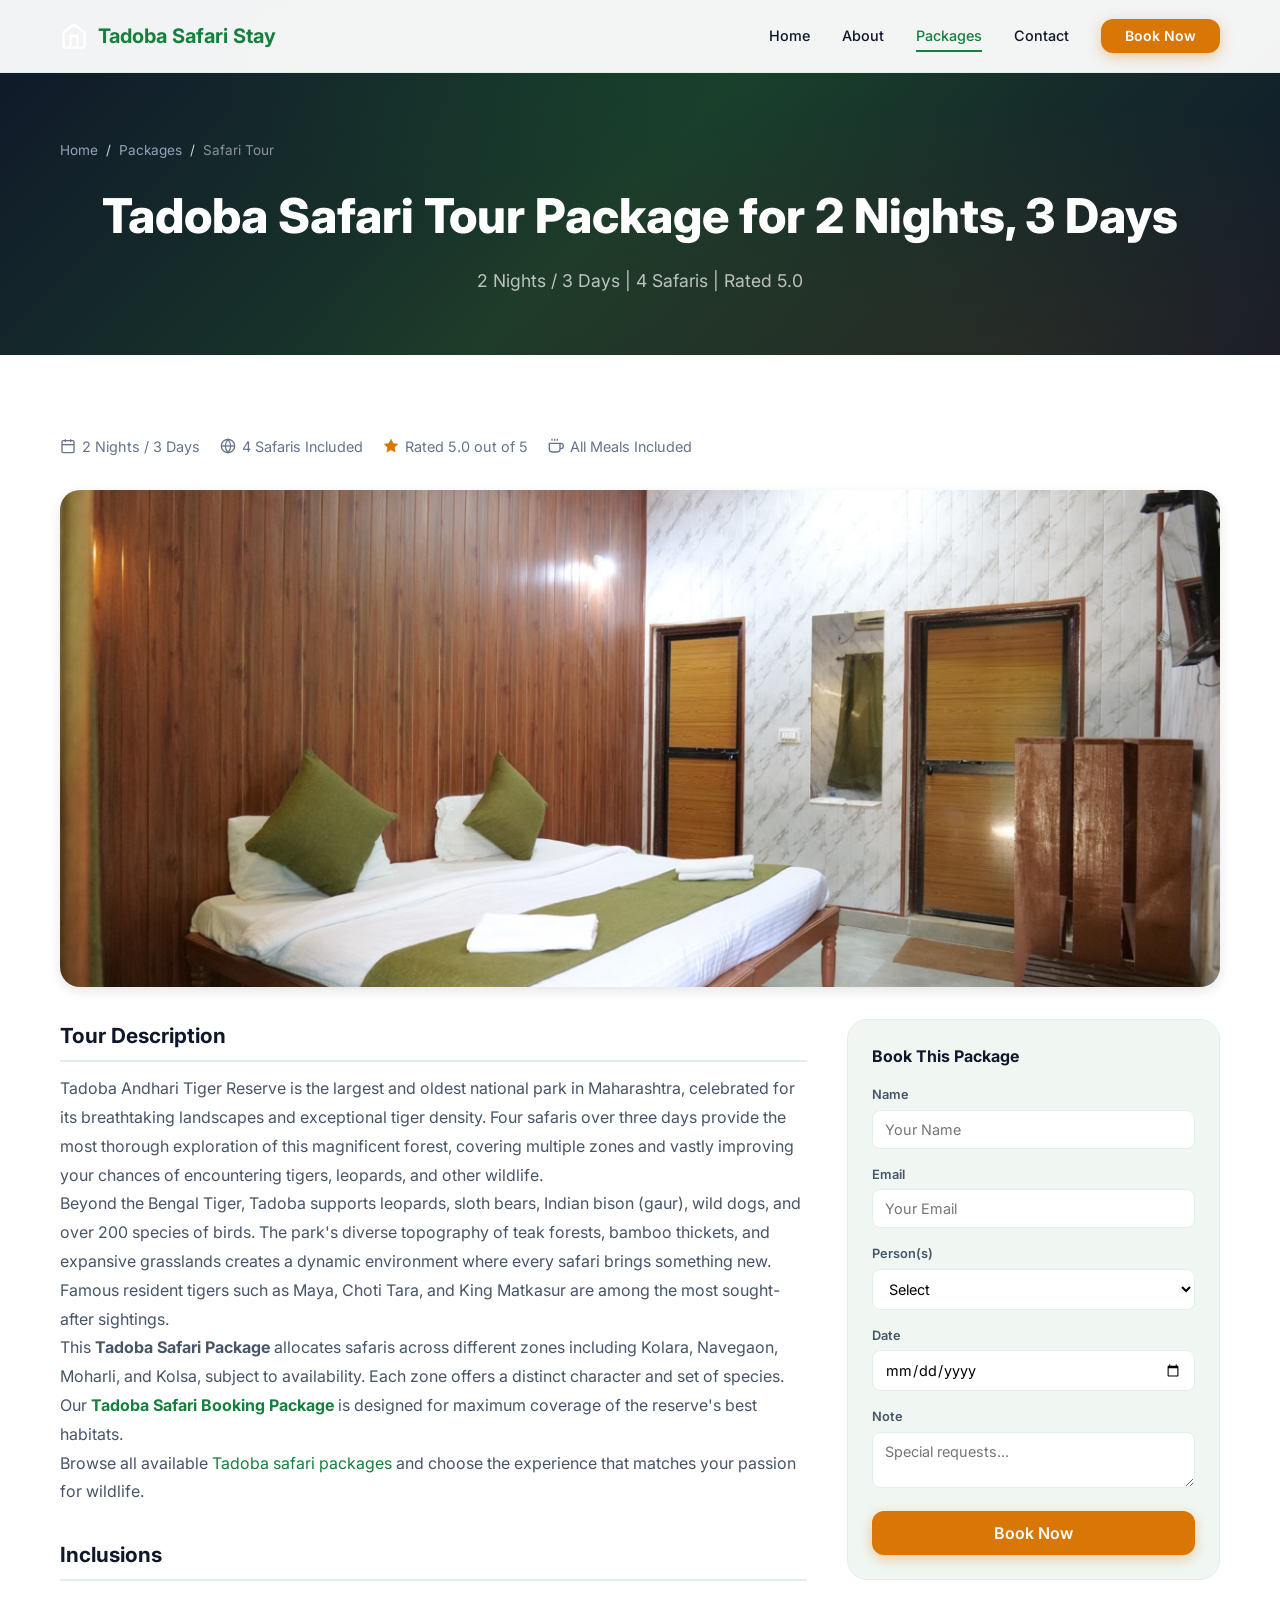
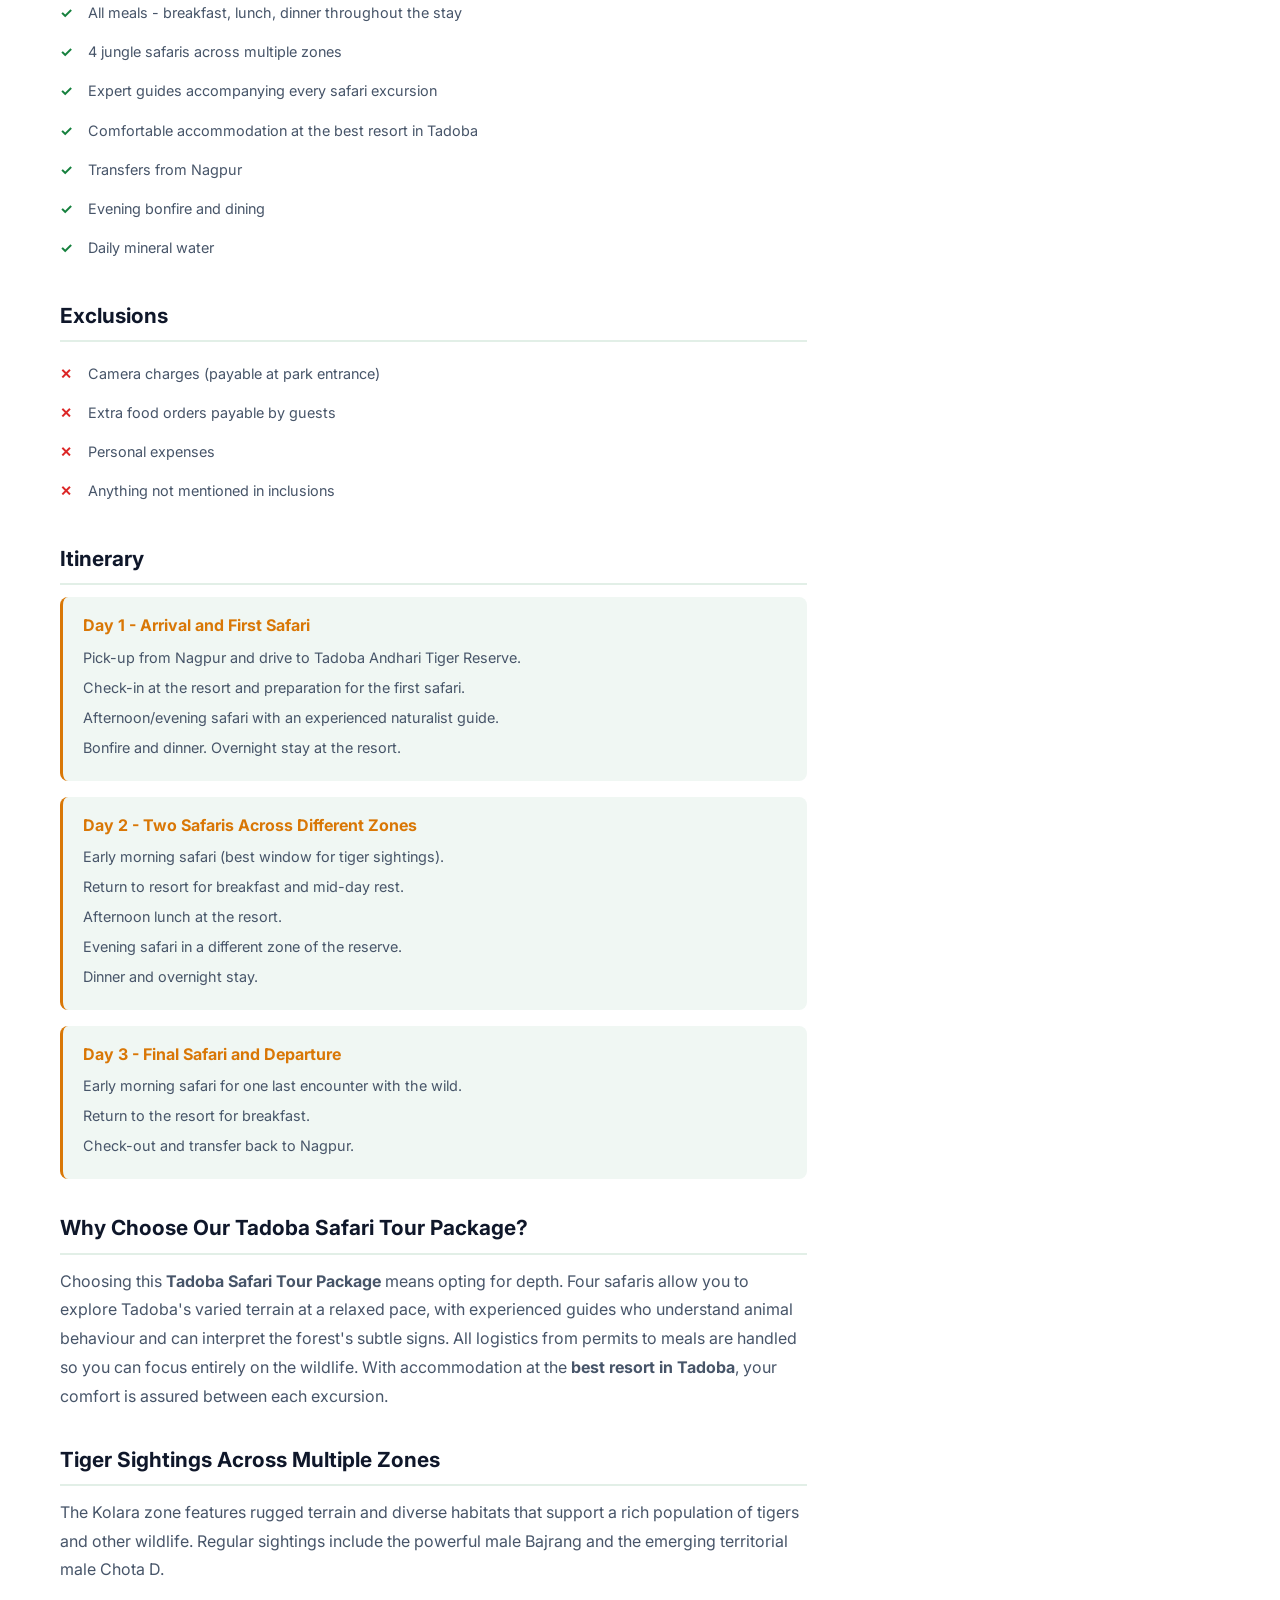
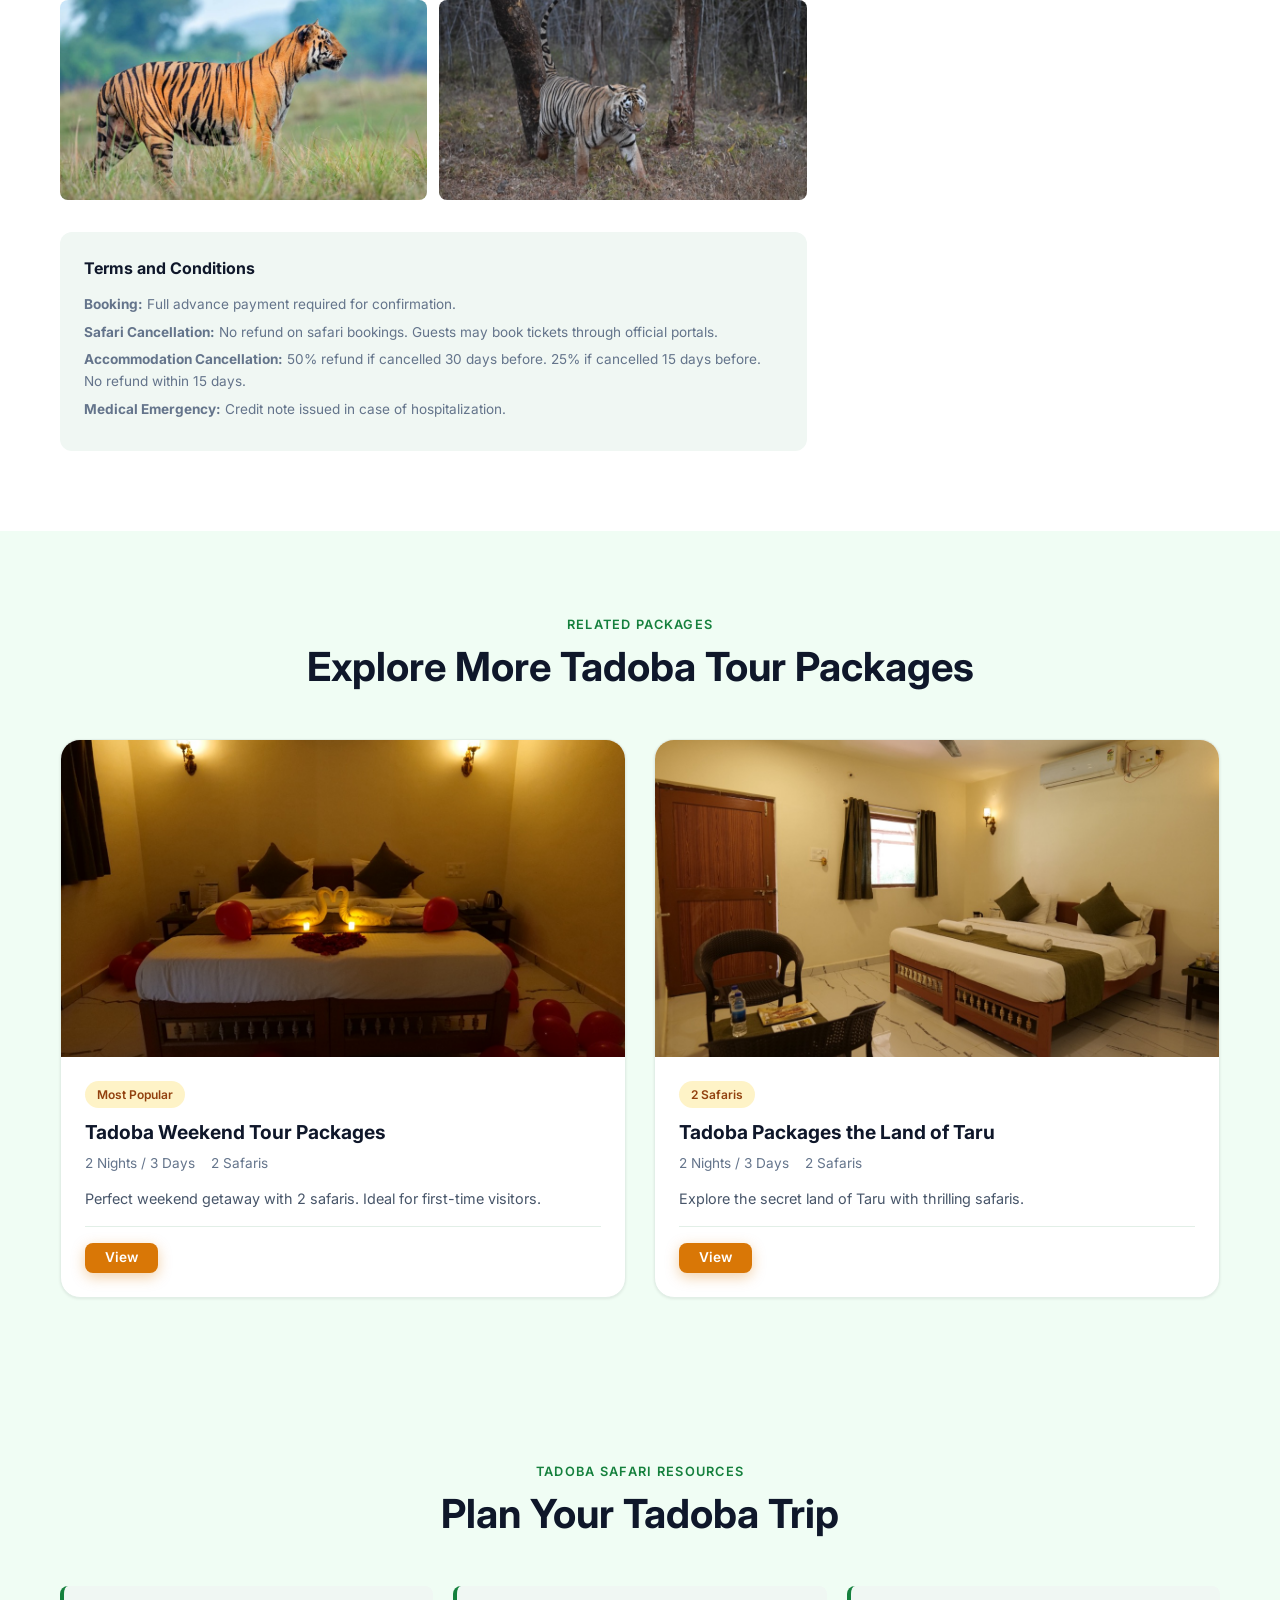
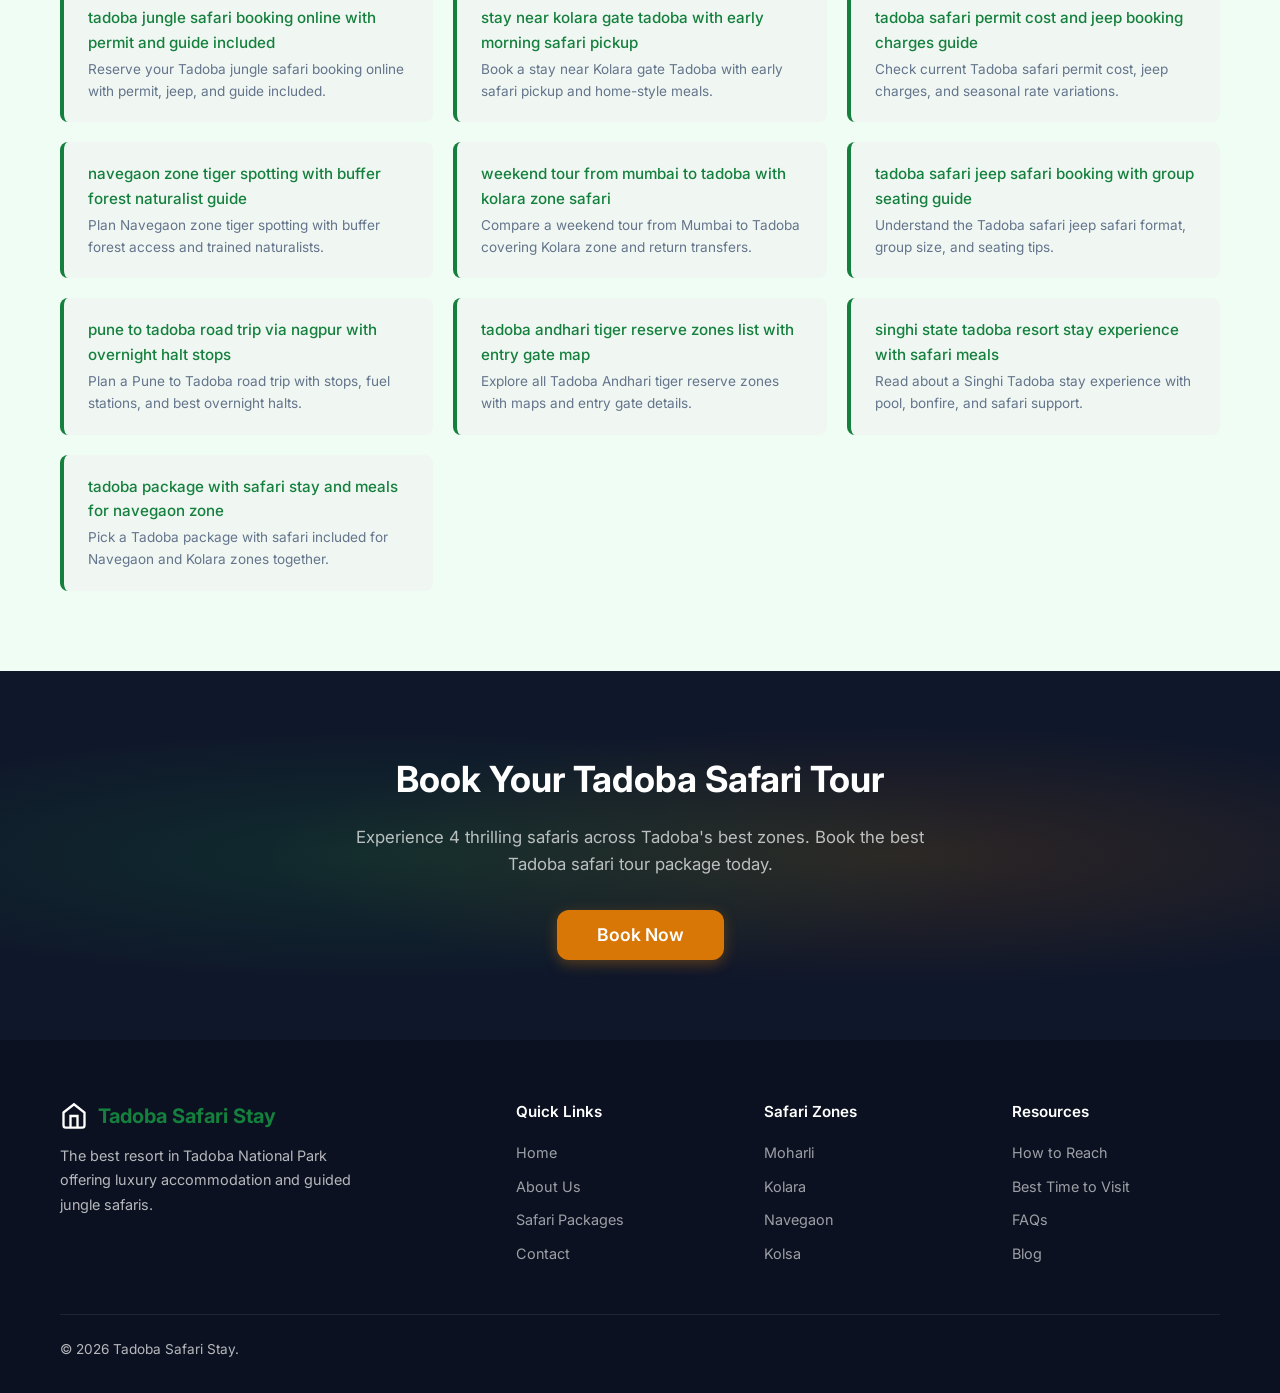
<file: packages/tadoba-safari-tour-package/index.html>
<!DOCTYPE html>
<html lang="en">
<head>
  <meta charset="UTF-8">
  <meta name="viewport" content="width=device-width, initial-scale=1.0">
  <title>Tadoba Safari Tour Package - Best Resort in Tadoba National Park</title>
  <meta name="description" content="Book the best Tadoba Safari Tour Package with 4 thrilling safaris across multiple zones. 2 nights 3 days at the best resort in Tadoba with all meals included.">
  <meta name="keywords" content="tadoba safari tour package, tadoba safari booking package, tadoba national park packages, tadoba tour packages, tadoba jungle safari package, best resort in tadoba">
  <meta name="robots" content="index, follow">
  <link rel="canonical" href="https://tadoba-national-pack.github.io/tadoba-tour-packages/packages/tadoba-safari-tour-package/">
  <meta property="og:title" content="Tadoba Safari Tour Package - 2 Nights 3 Days | 4 Safaris">
  <meta property="og:description" content="Book the best Tadoba safari tour package with 4 safaris across Kolara, Navegaon, Moharli and Kolsa zones. Luxury stay.">
  <meta property="og:url" content="https://tadoba-national-pack.github.io/tadoba-tour-packages/packages/tadoba-safari-tour-package/">
  <meta property="og:type" content="website">
  <meta property="og:image" content="https://tadoba-national-pack.github.io/tadoba-tour-packages/images/deluxe.jpg">
  <meta name="twitter:card" content="summary_large_image">
  <meta name="twitter:title" content="Tadoba Safari Tour Package - 2 Nights 3 Days | 4 Safaris">
  <meta name="twitter:description" content="Book the best Tadoba safari package with 4 safaris and luxury stay.">
  <script type="application/ld+json">
  {
    "@context": "https://schema.org",
    "@type": "Product",
    "name": "Tadoba Safari Tour Package - 2 Nights 3 Days",
    "description": "Comprehensive safari tour at Tadoba National Park with 4 safaris, meals, and accommodation."
  }
  </script>
  <link rel="preconnect" href="https://fonts.googleapis.com">
  <link rel="preconnect" href="https://fonts.gstatic.com" crossorigin>
  <link href="https://fonts.googleapis.com/css2?family=Inter:wght@400;500;600;700;800&display=swap" rel="stylesheet">
  <meta name="publisher" content="Tadoba Safari Stay">
  <meta name="google-site-verification" content="A9g_R12dJWBxtQUOpCr26Imr3ohsBCcINAzhMPKMv3I">
  <link rel="stylesheet" href="../../css/style.css">
</head>
<body>

  <nav class="nav">
    <div class="container">
      <a href="../../index.html" class="nav-logo">
        <svg width="28" height="28" viewBox="0 0 24 24" fill="none" stroke="white" stroke-width="2" stroke-linecap="round" stroke-linejoin="round"><path d="M3 9l9-7 9 7v11a2 2 0 0 1-2 2H5a2 2 0 0 1-2-2z"/><polyline points="9 22 9 12 15 12 15 22"/></svg>
        Tadoba Safari Stay
      </a>
      <button class="nav-toggle" id="navToggle" aria-label="Toggle navigation">
        <span></span><span></span><span></span>
      </button>
      <ul class="nav-links" id="navLinks">
        <li><a href="../../index.html" class="nav-link">Home</a></li>
        <li><a href="../../about/" class="nav-link">About</a></li>
        <li><a href="../../index.html#packages" class="nav-link active">Packages</a></li>
        <li><a href="../../about/#contact" class="nav-link">Contact</a></li>
        <li><a href="#booking" class="btn btn-primary nav-cta">Book Now</a></li>
      </ul>
    </div>
  </nav>

  <section class="page-hero">
    <div class="container">
      <div class="page-hero-content">
        <div class="breadcrumbs">
          <a href="../../index.html">Home</a>
          <span class="separator">/</span>
          <a href="../../index.html#packages">Packages</a>
          <span class="separator">/</span>
          <span style="color: rgba(255,255,255,0.5);">Safari Tour</span>
        </div>
        <h1>Tadoba Safari Tour Package for 2 Nights, 3 Days</h1>
        <p>2 Nights / 3 Days | 4 Safaris | Rated 5.0</p>
      </div>
    </div>
  </section>

  <section class="package-detail">
    <div class="container">
      <div class="package-detail-header">
        <div class="package-detail-meta">
          <span class="package-detail-meta-item">
            <svg width="16" height="16" viewBox="0 0 24 24" fill="none" stroke="currentColor" stroke-width="2"><rect x="3" y="4" width="18" height="18" rx="2" ry="2"/><line x1="16" y1="2" x2="16" y2="6"/><line x1="8" y1="2" x2="8" y2="6"/><line x1="3" y1="10" x2="21" y2="10"/></svg>
            2 Nights / 3 Days
          </span>
          <span class="package-detail-meta-item">
            <svg width="16" height="16" viewBox="0 0 24 24" fill="none" stroke="currentColor" stroke-width="2"><circle cx="12" cy="12" r="10"/><path d="M2 12h20"/><path d="M12 2a15.3 15.3 0 0 1 4 10 15.3 15.3 0 0 1-4 10 15.3 15.3 0 0 1-4-10 15.3 15.3 0 0 1 4-10z"/></svg>
            4 Safaris Included
          </span>
          <span class="package-detail-meta-item">
            <svg width="16" height="16" viewBox="0 0 24 24" fill="#D97706" stroke="#D97706" stroke-width="1"><polygon points="12 2 15.09 8.26 22 9.27 17 14.14 18.18 21.02 12 17.77 5.82 21.02 7 14.14 2 9.27 8.91 8.26 12 2"/></svg>
            Rated 5.0 out of 5
          </span>
          <span class="package-detail-meta-item">
            <svg width="16" height="16" viewBox="0 0 24 24" fill="none" stroke="currentColor" stroke-width="2"><path d="M18 8h1a4 4 0 0 1 0 8h-1"/><path d="M2 8h16v9a4 4 0 0 1-4 4H6a4 4 0 0 1-4-4V8z"/><line x1="6" y1="1" x2="6" y2="4"/><line x1="10" y1="1" x2="10" y2="4"/><line x1="14" y1="1" x2="14" y2="4"/></svg>
            All Meals Included
          </span>
        </div>
      </div>

      <img src="../../images/deluxe.jpg" alt="Tadoba Safari Tour Package - the best resort in Tadoba with tadoba jungle safari and accommodation" class="package-detail-image" loading="lazy">

      <div class="package-detail-body">
        <div>
          <div class="package-detail-section">
            <h2>Tour Description</h2>
            <p>Tadoba Andhari Tiger Reserve is the largest and oldest national park in Maharashtra, celebrated for its breathtaking landscapes and exceptional tiger density. Four safaris over three days provide the most thorough exploration of this magnificent forest, covering multiple zones and vastly improving your chances of encountering tigers, leopards, and other wildlife.</p>
            <p>Beyond the Bengal Tiger, Tadoba supports leopards, sloth bears, Indian bison (gaur), wild dogs, and over 200 species of birds. The park's diverse topography of teak forests, bamboo thickets, and expansive grasslands creates a dynamic environment where every safari brings something new. Famous resident tigers such as Maya, Choti Tara, and King Matkasur are among the most sought-after sightings.</p>
            <p>This <strong>Tadoba Safari Package</strong> allocates safaris across different zones including Kolara, Navegaon, Moharli, and Kolsa, subject to availability. Each zone offers a distinct character and set of species. Our <strong><a href="https://www.tadobasafarisandstays.com/" target="_blank" rel="noopener">Tadoba Safari Booking Package</a></strong> is designed for maximum coverage of the reserve's best habitats.</p>
            <p>Browse all available <a href="https://www.tadobasafarisandstays.com/packages" target="_blank" rel="noopener">Tadoba safari packages</a> and choose the experience that matches your passion for wildlife.</p>
          </div>

          <div class="package-detail-section">
            <h2>Inclusions</h2>
            <ul class="inclusion-list">
              <li>All meals - breakfast, lunch, dinner throughout the stay</li>
              <li>4 jungle safaris across multiple zones</li>
              <li>Expert guides accompanying every safari excursion</li>
              <li>Comfortable accommodation at the best resort in Tadoba</li>
              <li>Transfers from Nagpur</li>
              <li>Evening bonfire and dining</li>
              <li>Daily mineral water</li>
            </ul>
          </div>

          <div class="package-detail-section">
            <h2>Exclusions</h2>
            <ul class="exclusion-list">
              <li>Camera charges (payable at park entrance)</li>
              <li>Extra food orders payable by guests</li>
              <li>Personal expenses</li>
              <li>Anything not mentioned in inclusions</li>
            </ul>
          </div>

          <div class="package-detail-section">
            <h2>Itinerary</h2>
            <div class="itinerary-day">
              <h3>Day 1 - Arrival and First Safari</h3>
              <p>Pick-up from Nagpur and drive to Tadoba Andhari Tiger Reserve.</p>
              <p>Check-in at the resort and preparation for the first safari.</p>
              <p>Afternoon/evening safari with an experienced naturalist guide.</p>
              <p>Bonfire and dinner. Overnight stay at the resort.</p>
            </div>
            <div class="itinerary-day">
              <h3>Day 2 - Two Safaris Across Different Zones</h3>
              <p>Early morning safari (best window for tiger sightings).</p>
              <p>Return to resort for breakfast and mid-day rest.</p>
              <p>Afternoon lunch at the resort.</p>
              <p>Evening safari in a different zone of the reserve.</p>
              <p>Dinner and overnight stay.</p>
            </div>
            <div class="itinerary-day">
              <h3>Day 3 - Final Safari and Departure</h3>
              <p>Early morning safari for one last encounter with the wild.</p>
              <p>Return to the resort for breakfast.</p>
              <p>Check-out and transfer back to Nagpur.</p>
            </div>
          </div>

          <div class="package-detail-section">
            <h2>Why Choose Our Tadoba Safari Tour Package?</h2>
            <p>Choosing this <strong>Tadoba Safari Tour Package</strong> means opting for depth. Four safaris allow you to explore Tadoba's varied terrain at a relaxed pace, with experienced guides who understand animal behaviour and can interpret the forest's subtle signs. All logistics from permits to meals are handled so you can focus entirely on the wildlife. With accommodation at the <strong>best resort in Tadoba</strong>, your comfort is assured between each excursion.</p>
          </div>

          <div class="package-detail-section">
            <h2>Tiger Sightings Across Multiple Zones</h2>
            <p>The Kolara zone features rugged terrain and diverse habitats that support a rich population of tigers and other wildlife. Regular sightings include the powerful male Bajrang and the emerging territorial male Chota D.</p>
            <div style="display: grid; grid-template-columns: 1fr 1fr; gap: 12px; margin-top: 16px;">
              <img src="../../images/Bajrang.jpg" alt="Bajrang - powerful male tiger of Tadoba National Park in Kolara zone with regular tadoba safari sightings" loading="lazy" style="width:100%;height:200px;object-fit:cover;border-radius:8px;">
              <img src="../../images/Chota D.jpg" alt="Chota D - emerging male tiger in Tadoba Andhari Tiger Reserve with growing tadoba jungle safari territory" loading="lazy" style="width:100%;height:200px;object-fit:cover;border-radius:8px;">
            </div>
          </div>

          <div class="terms-box">
            <h3>Terms and Conditions</h3>
            <p><strong>Booking:</strong> Full advance payment required for confirmation.</p>
            <p><strong>Safari Cancellation:</strong> No refund on safari bookings. Guests may book tickets through official portals.</p>
            <p><strong>Accommodation Cancellation:</strong> 50% refund if cancelled 30 days before. 25% if cancelled 15 days before. No refund within 15 days.</p>
            <p><strong>Medical Emergency:</strong> Credit note issued in case of hospitalization.</p>
          </div>
        </div>

        <div>
          <div class="package-sidebar" id="booking">
            <div class="sidebar-card">
              <h3>Book This Package</h3>
              <form>
                <div class="sidebar-form-group">
                  <label for="name">Name</label>
                  <input type="text" id="name" placeholder="Your Name" required>
                </div>
                <div class="sidebar-form-group">
                  <label for="email">Email</label>
                  <input type="email" id="email" placeholder="Your Email" required>
                </div>
                <div class="sidebar-form-group">
                  <label for="persons">Person(s)</label>
                  <select id="persons" required>
                    <option value="">Select</option>
                    <option value="1">1 Person</option>
                    <option value="2">2 Persons</option>
                    <option value="3">3 Persons</option>
                    <option value="4">4 Persons</option>
                    <option value="5">5+ Persons</option>
                  </select>
                </div>
                <div class="sidebar-form-group">
                  <label for="date">Date</label>
                  <input type="date" id="date" required>
                </div>
                <div class="sidebar-form-group">
                  <label for="note">Note</label>
                  <textarea id="note" rows="2" placeholder="Special requests..."></textarea>
                </div>
                <button type="submit" class="btn btn-primary">Book Now</button>
              </form>
            </div>
          </div>
        </div>
      </div>
    </div>
  </section>

  <section class="related-section">
    <div class="container">
      <div class="section-header">
        <span class="section-tag">Related Packages</span>
        <h2 class="section-title">Explore More Tadoba Tour Packages</h2>
      </div>
      <div class="packages-grid">
        <div class="package-card">
          <img src="../../images/cottage-2-1.jpg" alt="Tadoba Weekend Tour Packages - tadoba national park packages at the best resort in Tadoba with tadoba accommodation" class="package-card-image" loading="lazy">
          <div class="package-card-body">
            <span class="package-card-badge">Most Popular</span>
            <h3 class="package-card-title"><a href="../tadoba-weekend-tour-packages/index.html">Tadoba Weekend Tour Packages</a></h3>
            <div class="package-card-meta">
              <span>2 Nights / 3 Days</span>
              <span>2 Safaris</span>
            </div>
            <p class="package-card-desc">Perfect weekend getaway with 2 safaris. Ideal for first-time visitors.</p>
            <div class="package-card-footer">
              <a href="../tadoba-weekend-tour-packages/index.html" class="btn btn-primary package-card-btn">View</a>
            </div>
          </div>
        </div>
        <div class="package-card">
          <img src="../../images/cottage-2-2.jpg" alt="Tadoba Packages the Land of Taru - tadoba tour packages with jungle safari at the best resort in Tadoba" class="package-card-image" loading="lazy">
          <div class="package-card-body">
            <span class="package-card-badge">2 Safaris</span>
            <h3 class="package-card-title"><a href="../tadoba-land-of-taru/index.html">Tadoba Packages the Land of Taru</a></h3>
            <div class="package-card-meta">
              <span>2 Nights / 3 Days</span>
              <span>2 Safaris</span>
            </div>
            <p class="package-card-desc">Explore the secret land of Taru with thrilling safaris.</p>
            <div class="package-card-footer">
              <a href="../tadoba-land-of-taru/index.html" class="btn btn-primary package-card-btn">View</a>
            </div>
          </div>
        </div>
      </div>
    </div>
  </section>

  <section class="resources-section" style="background: var(--color-background);">
    <div class="container">
      <div class="section-header">
        <span class="section-tag">Tadoba Safari Resources</span>
        <h2 class="section-title">Plan Your Tadoba Trip</h2>
      </div>
      <div class="resources-list">
        <div class="resource-item">
          <h4><a href="https://www.tadobasafarisandstays.com/safari/moharli" target="_blank" rel="noopener">tadoba jungle safari booking online with permit and guide included</a></h4>
          <p>Reserve your Tadoba jungle safari booking online with permit, jeep, and guide included.</p>
        </div>
        <div class="resource-item">
          <h4><a href="https://www.tadobasafarisandstays.com/our-resorts/tadoba-safari-stay" target="_blank" rel="noopener">stay near kolara gate tadoba with early morning safari pickup</a></h4>
          <p>Book a stay near Kolara gate Tadoba with early safari pickup and home-style meals.</p>
        </div>
        <div class="resource-item">
          <h4><a href="https://www.tadobasafarisandstays.com/when-to-visit" target="_blank" rel="noopener">tadoba safari permit cost and jeep booking charges guide</a></h4>
          <p>Check current Tadoba safari permit cost, jeep charges, and seasonal rate variations.</p>
        </div>
        <div class="resource-item">
          <h4><a href="https://www.tadobasafarisandstays.com/safari/navegaon" target="_blank" rel="noopener">navegaon zone tiger spotting with buffer forest naturalist guide</a></h4>
          <p>Plan Navegaon zone tiger spotting with buffer forest access and trained naturalists.</p>
        </div>
        <div class="resource-item">
          <h4><a href="https://www.tadobasafarisandstays.com/packages/kolara" target="_blank" rel="noopener">weekend tour from mumbai to tadoba with kolara zone safari</a></h4>
          <p>Compare a weekend tour from Mumbai to Tadoba covering Kolara zone and return transfers.</p>
        </div>
        <div class="resource-item">
          <h4><a href="https://www.tadobasafarisandstays.com/blog/choosing-tadoba-zones" target="_blank" rel="noopener">tadoba safari jeep safari booking with group seating guide</a></h4>
          <p>Understand the Tadoba safari jeep safari format, group size, and seating tips.</p>
        </div>
        <div class="resource-item">
          <h4><a href="https://www.tadobasafarisandstays.com/how-to-reach" target="_blank" rel="noopener">pune to tadoba road trip via nagpur with overnight halt stops</a></h4>
          <p>Plan a Pune to Tadoba road trip with stops, fuel stations, and best overnight halts.</p>
        </div>
        <div class="resource-item">
          <h4><a href="https://www.tadobasafarisandstays.com/blog/best-time-to-visit-tadoba" target="_blank" rel="noopener">tadoba andhari tiger reserve zones list with entry gate map</a></h4>
          <p>Explore all Tadoba Andhari tiger reserve zones with maps and entry gate details.</p>
        </div>
        <div class="resource-item">
          <h4><a href="https://www.tadobasafarisandstays.com/our-resorts/singhi-state" target="_blank" rel="noopener">singhi state tadoba resort stay experience with safari meals</a></h4>
          <p>Read about a Singhi Tadoba stay experience with pool, bonfire, and safari support.</p>
        </div>
        <div class="resource-item">
          <h4><a href="https://www.tadobasafarisandstays.com/packages/navegaon" target="_blank" rel="noopener">tadoba package with safari stay and meals for navegaon zone</a></h4>
          <p>Pick a Tadoba package with safari included for Navegaon and Kolara zones together.</p>
        </div>
      </div>
    </div>
  </section>

  <section class="cta-section">
    <div class="container">
      <div class="cta-content">
        <h2>Book Your Tadoba Safari Tour</h2>
        <p>Experience 4 thrilling safaris across Tadoba's best zones. Book the best Tadoba safari tour package today.</p>
        <a href="#booking" class="btn btn-primary" style="font-size: 1.1rem; padding: 16px 40px;">Book Now</a>
      </div>
    </div>
  </section>

  <footer class="footer">
    <div class="container">
      <div class="footer-grid">
        <div class="footer-brand">
          <a href="../../index.html" class="nav-logo">
            <svg width="28" height="28" viewBox="0 0 24 24" fill="none" stroke="white" stroke-width="2"><path d="M3 9l9-7 9 7v11a2 2 0 0 1-2 2H5a2 2 0 0 1-2-2z"/><polyline points="9 22 9 12 15 12 15 22"/></svg>
            Tadoba Safari Stay
          </a>
          <p>The best resort in Tadoba National Park offering luxury accommodation and guided jungle safaris.</p>
        </div>
        <div>
          <h4 class="footer-heading">Quick Links</h4>
          <ul class="footer-links">
            <li><a href="../../index.html">Home</a></li>
            <li><a href="../../about/">About Us</a></li>
            <li><a href="../../index.html#packages">Safari Packages</a></li>
            <li><a href="../../about/#contact">Contact</a></li>
          </ul>
        </div>
        <div>
          <h4 class="footer-heading">Safari Zones</h4>
          <ul class="footer-links">
            <li><a href="../../zones/moharli/">Moharli</a></li>
            <li><a href="../../zones/kolara/">Kolara</a></li>
            <li><a href="../../zones/navegaon/">Navegaon</a></li>
            <li><a href="https://www.tadobasafarisandstays.com/safari/kolsa" target="_blank" rel="noopener">Kolsa</a></li>
          </ul>
        </div>
        <div>
          <h4 class="footer-heading">Resources</h4>
          <ul class="footer-links">
            <li><a href="https://www.tadobasafarisandstays.com/how-to-reach" target="_blank" rel="noopener">How to Reach</a></li>
            <li><a href="https://www.tadobasafarisandstays.com/when-to-visit" target="_blank" rel="noopener">Best Time to Visit</a></li>
            <li><a href="https://www.tadobasafarisandstays.com/faq" target="_blank" rel="noopener">FAQs</a></li>
            <li><a href="https://www.tadobasafarisandstays.com/blog" target="_blank" rel="noopener">Blog</a></li>
          </ul>
        </div>
      </div>
      <div class="footer-bottom">
        <span>&copy; 2026 Tadoba Safari Stay.</span>
        <div class="footer-bottom-links"></div>
      </div>
    </div>
  </footer>

  <script>
    document.getElementById('navToggle')?.addEventListener('click', function() {
      document.getElementById('navLinks')?.classList.toggle('open');
    });
    document.querySelectorAll('.nav-link').forEach(link => {
      link.addEventListener('click', () => {
        document.getElementById('navLinks')?.classList.remove('open');
      });
    });
  </script>

</body>
</html>
</file>
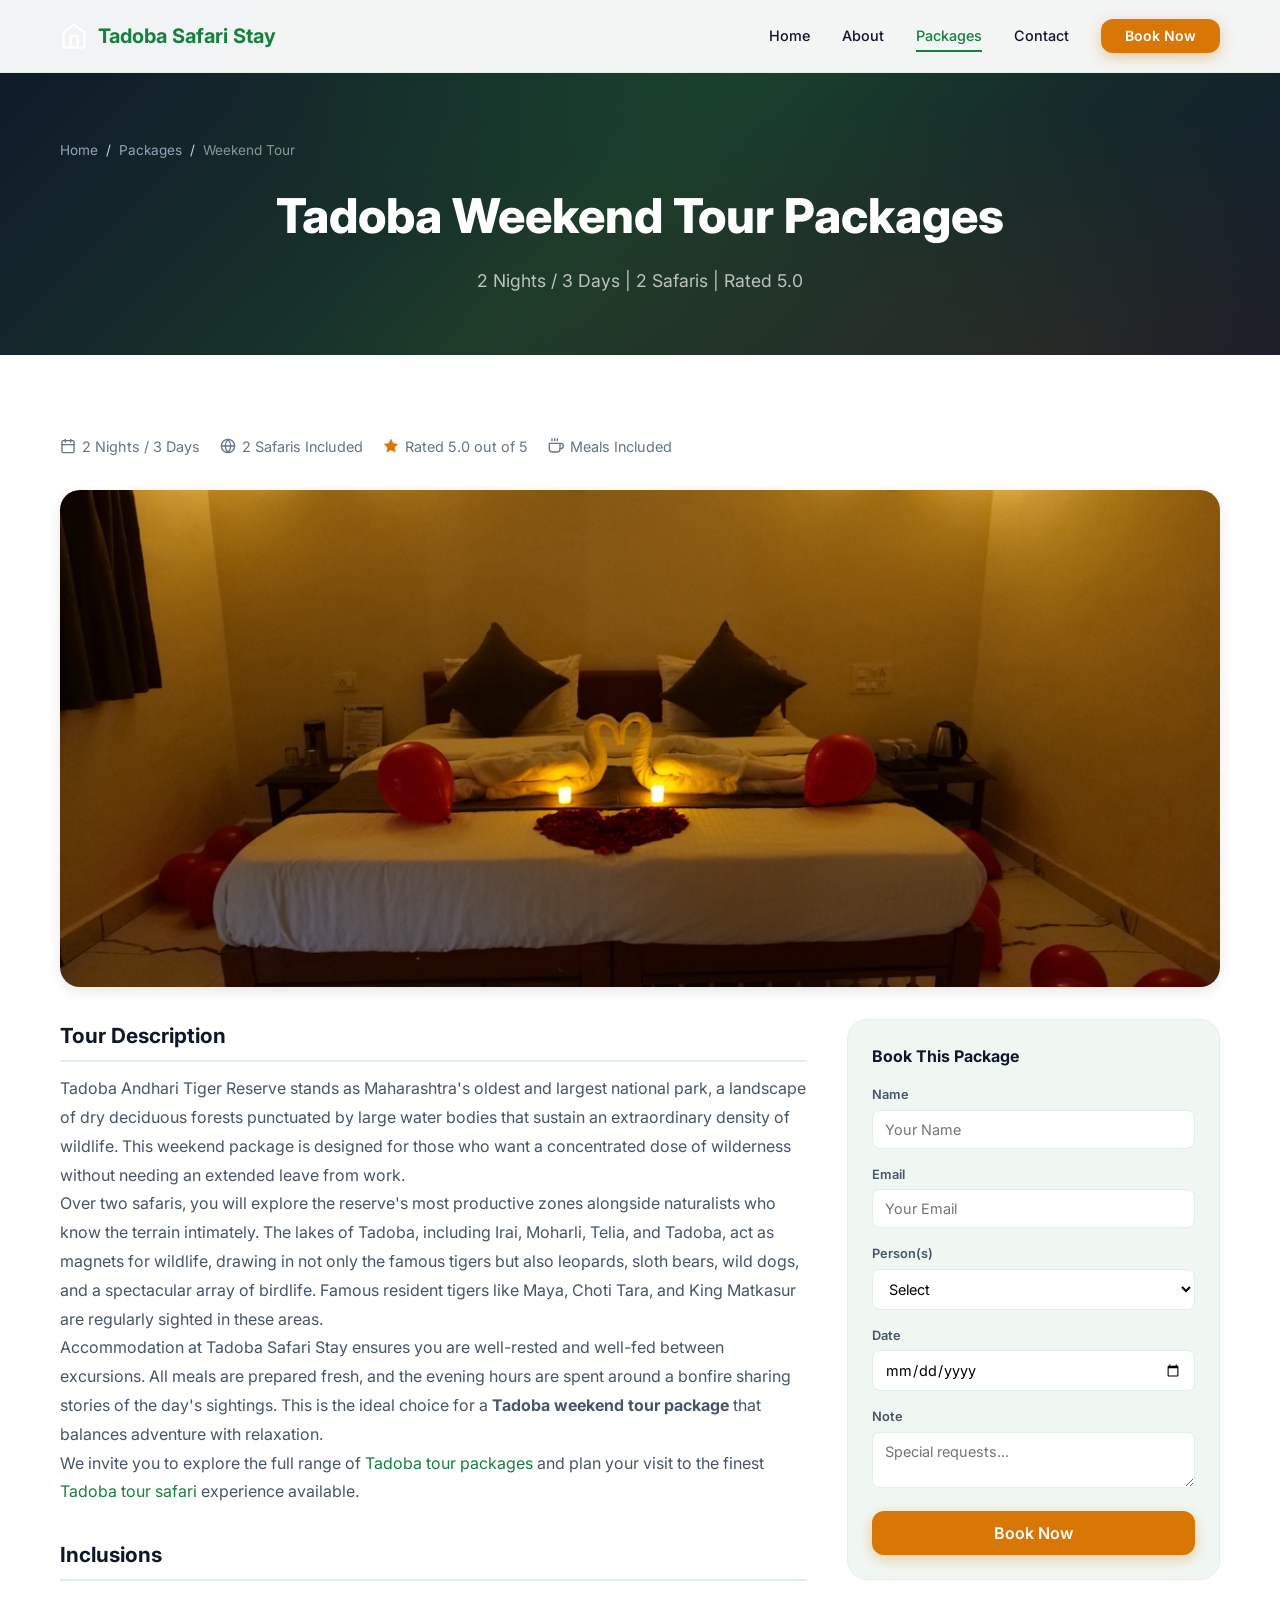
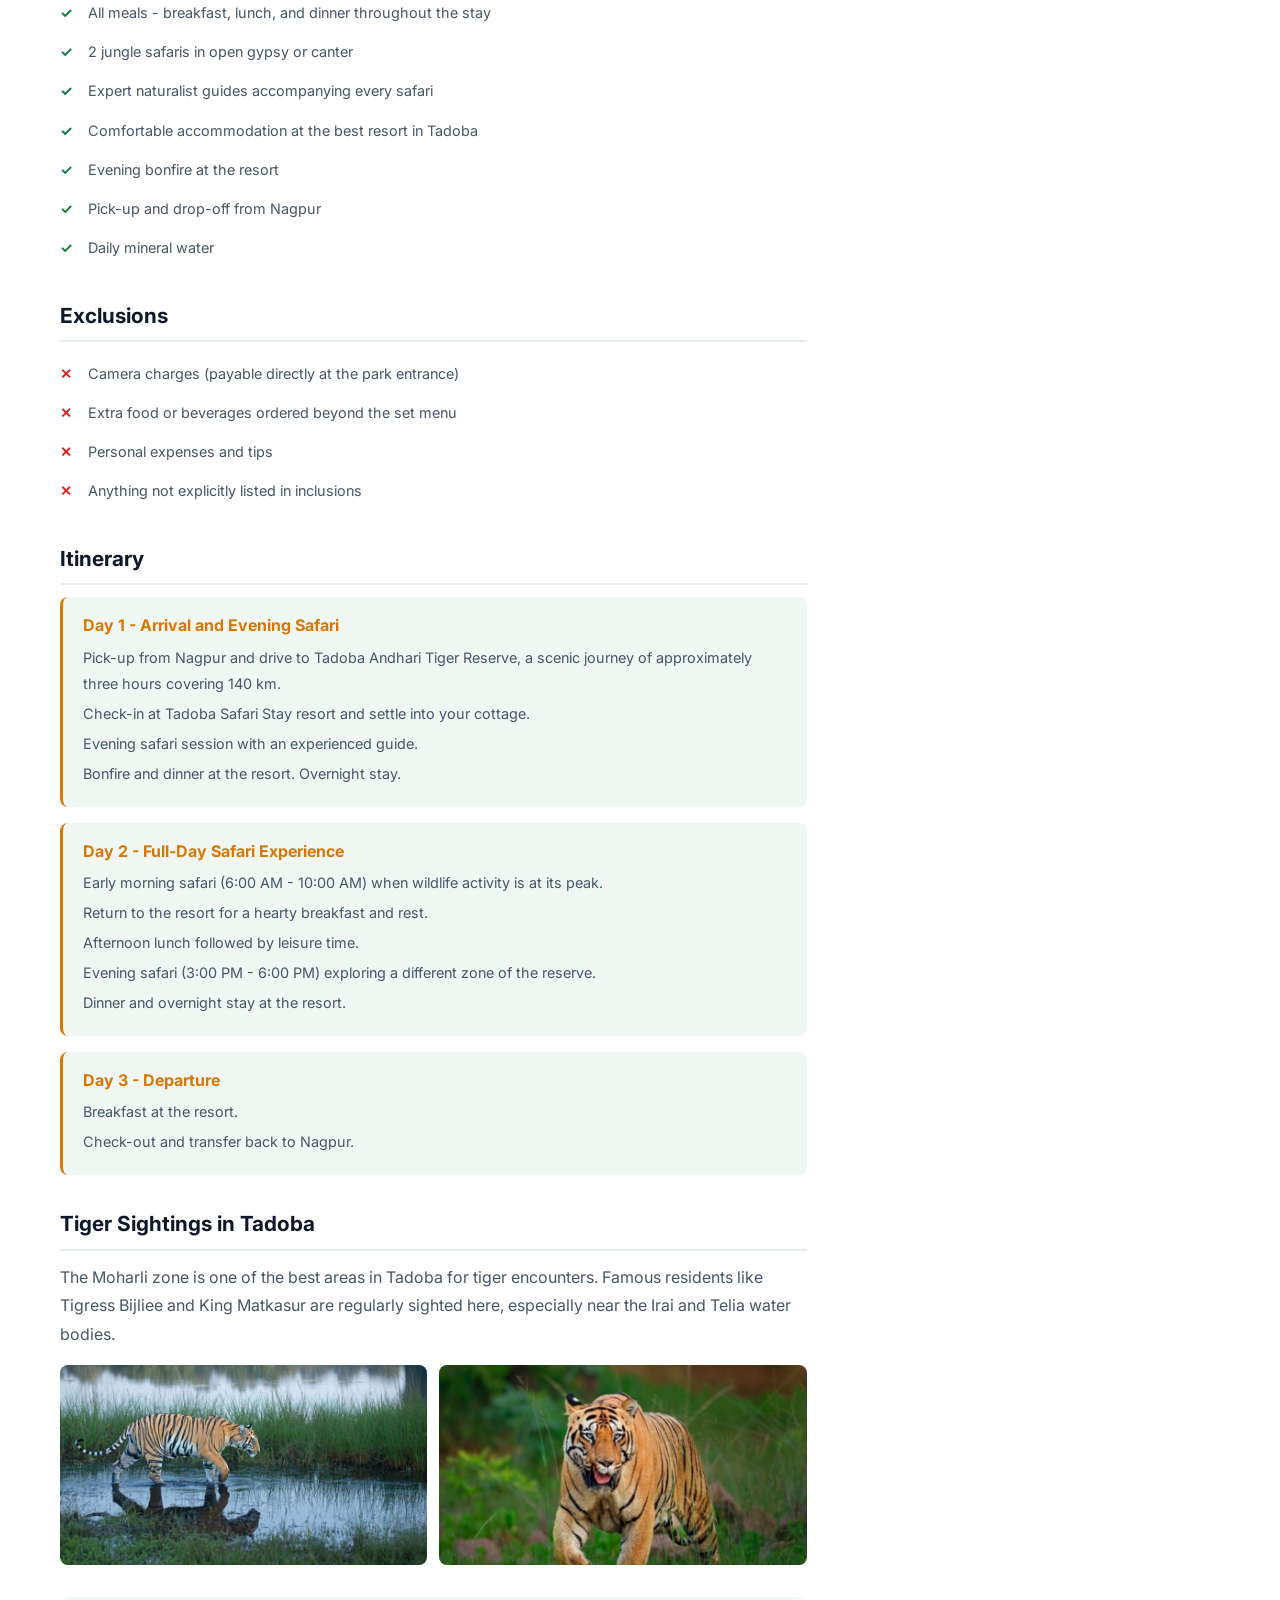
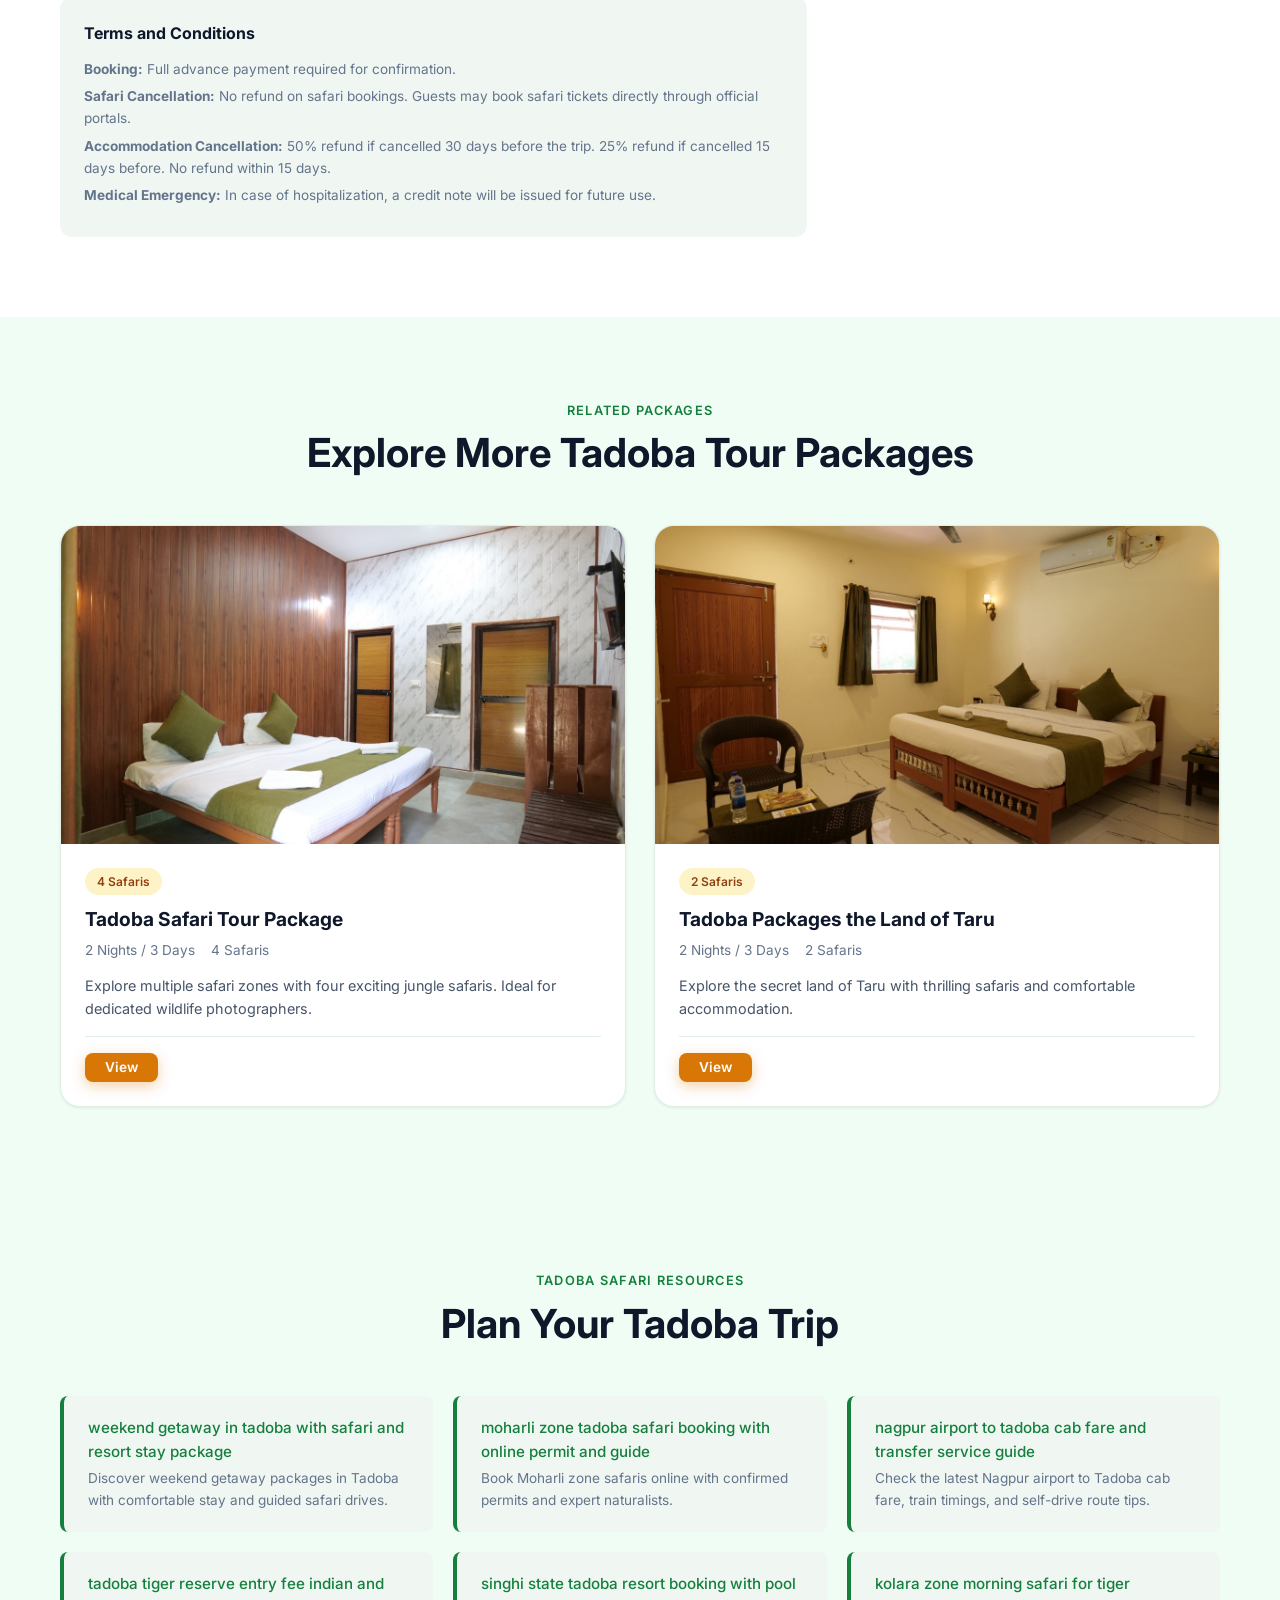
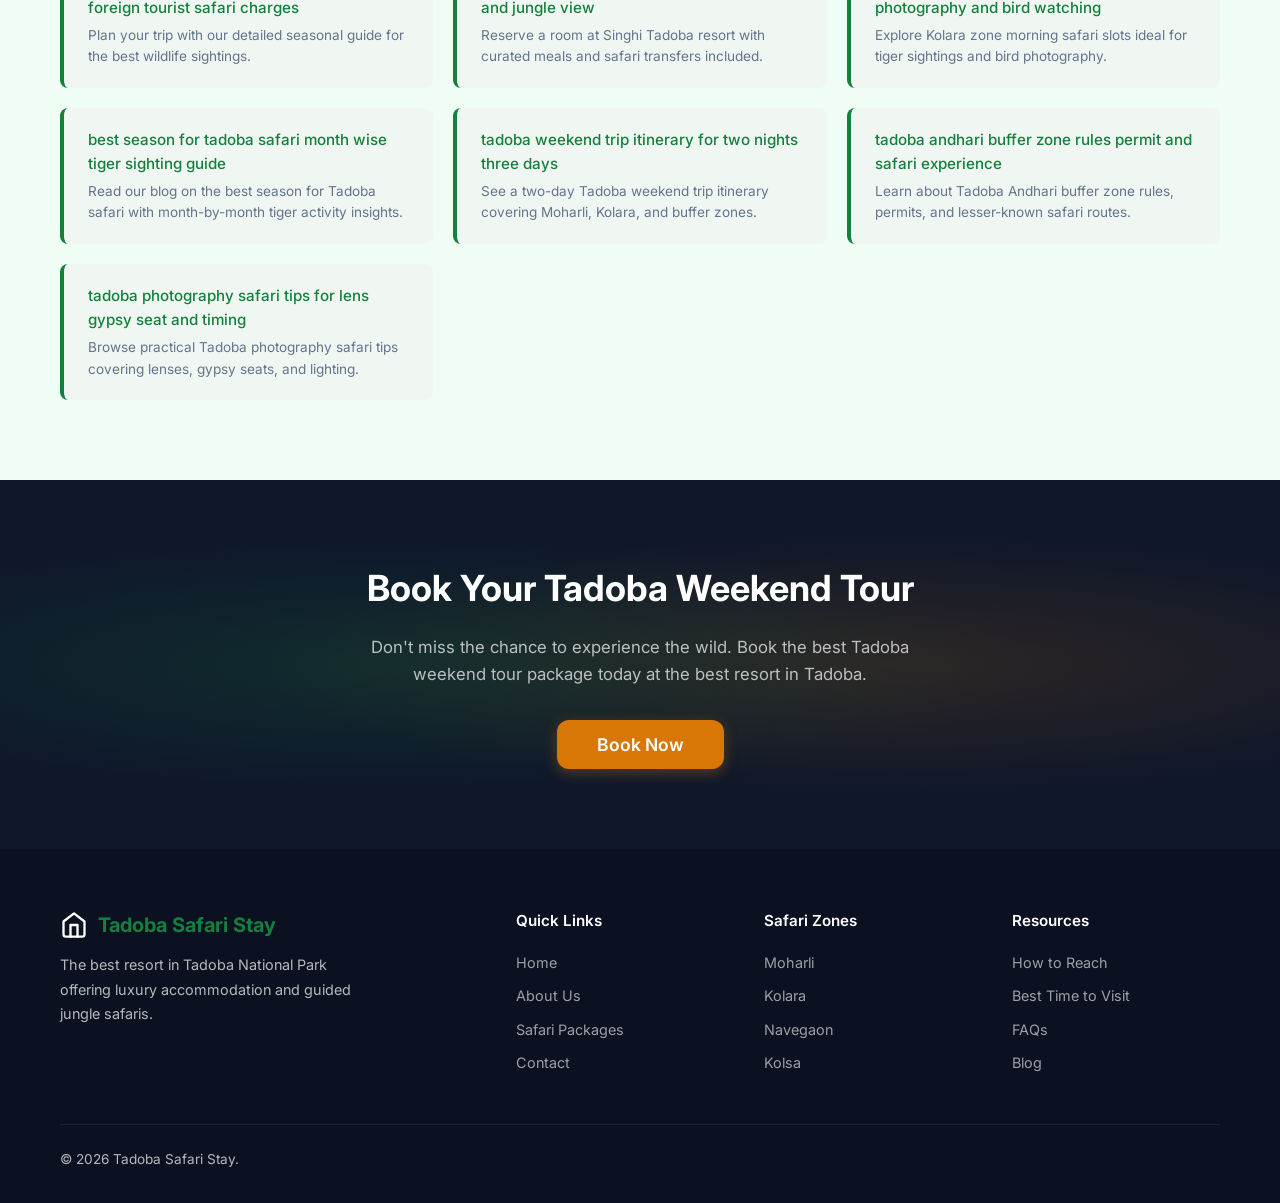
<file: packages/tadoba-weekend-tour-packages/index.html>
<!DOCTYPE html>
<html lang="en">
<head>
  <meta charset="UTF-8">
  <meta name="viewport" content="width=device-width, initial-scale=1.0">
  <title>Tadoba Weekend Tour Packages - Best Resort in Tadoba</title>
  <meta name="description" content="Book Tadoba Weekend Tour Packages at the best resort in Tadoba. 2 nights 3 days with 2 safaris, all meals, and expert guides.">
  <meta name="keywords" content="tadoba weekend tour packages, tadoba national park packages, tadoba tour packages, best resort in tadoba, tadoba tour packages from mumbai, tadoba jungle safari package">
  <meta name="robots" content="index, follow">
  <link rel="canonical" href="https://tadoba-national-pack.github.io/tadoba-tour-packages/packages/tadoba-weekend-tour-packages/">
  <meta property="og:title" content="Tadoba Weekend Tour Packages - 2 Nights 3 Days">
  <meta property="og:description" content="Book the best Tadoba weekend tour package with 2 safaris, luxury stay, all meals, and expert guides at Tadoba Safari Stay.">
  <meta property="og:url" content="https://tadoba-national-pack.github.io/tadoba-tour-packages/packages/tadoba-weekend-tour-packages/">
  <meta property="og:type" content="website">
  <meta property="og:image" content="https://tadoba-national-pack.github.io/tadoba-tour-packages/images/cottage-2-1.jpg">
  <meta name="twitter:card" content="summary_large_image">
  <meta name="twitter:title" content="Tadoba Weekend Tour Packages - 2 Nights 3 Days">
  <meta name="twitter:description" content="Book the best Tadoba weekend tour package with 2 safaris and luxury stay.">
  <script type="application/ld+json">
  {
    "@context": "https://schema.org",
    "@type": "Product",
    "name": "Tadoba Weekend Tour Package - 2 Nights 3 Days",
    "description": "Weekend safari package at Tadoba National Park with 2 safaris, meals, and accommodation."
  }
  </script>
  <link rel="preconnect" href="https://fonts.googleapis.com">
  <link rel="preconnect" href="https://fonts.gstatic.com" crossorigin>
  <link href="https://fonts.googleapis.com/css2?family=Inter:wght@400;500;600;700;800&display=swap" rel="stylesheet">
  <meta name="publisher" content="Tadoba Safari Stay">
  <meta name="google-site-verification" content="A9g_R12dJWBxtQUOpCr26Imr3ohsBCcINAzhMPKMv3I">
  <link rel="stylesheet" href="../../css/style.css">
</head>
<body>

  <nav class="nav">
    <div class="container">
      <a href="../../index.html" class="nav-logo">
        <svg width="28" height="28" viewBox="0 0 24 24" fill="none" stroke="white" stroke-width="2" stroke-linecap="round" stroke-linejoin="round"><path d="M3 9l9-7 9 7v11a2 2 0 0 1-2 2H5a2 2 0 0 1-2-2z"/><polyline points="9 22 9 12 15 12 15 22"/></svg>
        Tadoba Safari Stay
      </a>
      <button class="nav-toggle" id="navToggle" aria-label="Toggle navigation">
        <span></span><span></span><span></span>
      </button>
      <ul class="nav-links" id="navLinks">
        <li><a href="../../index.html" class="nav-link">Home</a></li>
        <li><a href="../../about/" class="nav-link">About</a></li>
        <li><a href="../../index.html#packages" class="nav-link active">Packages</a></li>
        <li><a href="../../about/#contact" class="nav-link">Contact</a></li>
        <li><a href="#booking" class="btn btn-primary nav-cta">Book Now</a></li>
      </ul>
    </div>
  </nav>

  <section class="page-hero">
    <div class="container">
      <div class="page-hero-content">
        <div class="breadcrumbs">
          <a href="../../index.html">Home</a>
          <span class="separator">/</span>
          <a href="../../index.html#packages">Packages</a>
          <span class="separator">/</span>
          <span style="color: rgba(255,255,255,0.5);">Weekend Tour</span>
        </div>
        <h1>Tadoba Weekend Tour Packages</h1>
        <p>2 Nights / 3 Days | 2 Safaris | Rated 5.0</p>
      </div>
    </div>
  </section>

  <section class="package-detail">
    <div class="container">
      <div class="package-detail-header">
        <div class="package-detail-meta">
          <span class="package-detail-meta-item">
            <svg width="16" height="16" viewBox="0 0 24 24" fill="none" stroke="currentColor" stroke-width="2" stroke-linecap="round" stroke-linejoin="round"><rect x="3" y="4" width="18" height="18" rx="2" ry="2"/><line x1="16" y1="2" x2="16" y2="6"/><line x1="8" y1="2" x2="8" y2="6"/><line x1="3" y1="10" x2="21" y2="10"/></svg>
            2 Nights / 3 Days
          </span>
          <span class="package-detail-meta-item">
            <svg width="16" height="16" viewBox="0 0 24 24" fill="none" stroke="currentColor" stroke-width="2" stroke-linecap="round" stroke-linejoin="round"><circle cx="12" cy="12" r="10"/><path d="M2 12h20"/><path d="M12 2a15.3 15.3 0 0 1 4 10 15.3 15.3 0 0 1-4 10 15.3 15.3 0 0 1-4-10 15.3 15.3 0 0 1 4-10z"/></svg>
            2 Safaris Included
          </span>
          <span class="package-detail-meta-item">
            <svg width="16" height="16" viewBox="0 0 24 24" fill="#D97706" stroke="#D97706" stroke-width="1"><polygon points="12 2 15.09 8.26 22 9.27 17 14.14 18.18 21.02 12 17.77 5.82 21.02 7 14.14 2 9.27 8.91 8.26 12 2"/></svg>
            Rated 5.0 out of 5
          </span>
          <span class="package-detail-meta-item">
            <svg width="16" height="16" viewBox="0 0 24 24" fill="none" stroke="currentColor" stroke-width="2" stroke-linecap="round" stroke-linejoin="round"><path d="M18 8h1a4 4 0 0 1 0 8h-1"/><path d="M2 8h16v9a4 4 0 0 1-4 4H6a4 4 0 0 1-4-4V8z"/><line x1="6" y1="1" x2="6" y2="4"/><line x1="10" y1="1" x2="10" y2="4"/><line x1="14" y1="1" x2="14" y2="4"/></svg>
            Meals Included
          </span>
        </div>
      </div>

      <img src="../../images/cottage-2-1.jpg" alt="Tadoba Weekend Tour Package at the best resort in Tadoba - tadoba national park packages with tadoba accommodation" class="package-detail-image" loading="lazy">

      <div class="package-detail-body">
        <div>
          <div class="package-detail-section">
            <h2>Tour Description</h2>
            <p>Tadoba Andhari Tiger Reserve stands as Maharashtra's oldest and largest national park, a landscape of dry deciduous forests punctuated by large water bodies that sustain an extraordinary density of wildlife. This weekend package is designed for those who want a concentrated dose of wilderness without needing an extended leave from work.</p>
            <p>Over two safaris, you will explore the reserve's most productive zones alongside naturalists who know the terrain intimately. The lakes of Tadoba, including Irai, Moharli, Telia, and Tadoba, act as magnets for wildlife, drawing in not only the famous tigers but also leopards, sloth bears, wild dogs, and a spectacular array of birdlife. Famous resident tigers like Maya, Choti Tara, and King Matkasur are regularly sighted in these areas.</p>
            <p>Accommodation at Tadoba Safari Stay ensures you are well-rested and well-fed between excursions. All meals are prepared fresh, and the evening hours are spent around a bonfire sharing stories of the day's sightings. This is the ideal choice for a <strong>Tadoba weekend tour package</strong> that balances adventure with relaxation.</p>
            <p>We invite you to explore the full range of <a href="https://www.tadobasafarisandstays.com/packages" target="_blank" rel="noopener">Tadoba tour packages</a> and plan your visit to the finest <a href="https://www.tadobasafarisandstays.com/" target="_blank" rel="noopener">Tadoba tour safari</a> experience available.</p>
          </div>

          <div class="package-detail-section">
            <h2>Inclusions</h2>
            <ul class="inclusion-list">
              <li>All meals - breakfast, lunch, and dinner throughout the stay</li>
              <li>2 jungle safaris in open gypsy or canter</li>
              <li>Expert naturalist guides accompanying every safari</li>
              <li>Comfortable accommodation at the best resort in Tadoba</li>
              <li>Evening bonfire at the resort</li>
              <li>Pick-up and drop-off from Nagpur</li>
              <li>Daily mineral water</li>
            </ul>
          </div>

          <div class="package-detail-section">
            <h2>Exclusions</h2>
            <ul class="exclusion-list">
              <li>Camera charges (payable directly at the park entrance)</li>
              <li>Extra food or beverages ordered beyond the set menu</li>
              <li>Personal expenses and tips</li>
              <li>Anything not explicitly listed in inclusions</li>
            </ul>
          </div>

          <div class="package-detail-section">
            <h2>Itinerary</h2>
            <div class="itinerary-day">
              <h3>Day 1 - Arrival and Evening Safari</h3>
              <p>Pick-up from Nagpur and drive to Tadoba Andhari Tiger Reserve, a scenic journey of approximately three hours covering 140 km.</p>
              <p>Check-in at Tadoba Safari Stay resort and settle into your cottage.</p>
              <p>Evening safari session with an experienced guide.</p>
              <p>Bonfire and dinner at the resort. Overnight stay.</p>
            </div>
            <div class="itinerary-day">
              <h3>Day 2 - Full-Day Safari Experience</h3>
              <p>Early morning safari (6:00 AM - 10:00 AM) when wildlife activity is at its peak.</p>
              <p>Return to the resort for a hearty breakfast and rest.</p>
              <p>Afternoon lunch followed by leisure time.</p>
              <p>Evening safari (3:00 PM - 6:00 PM) exploring a different zone of the reserve.</p>
              <p>Dinner and overnight stay at the resort.</p>
            </div>
            <div class="itinerary-day">
              <h3>Day 3 - Departure</h3>
              <p>Breakfast at the resort.</p>
              <p>Check-out and transfer back to Nagpur.</p>
            </div>
          </div>

          <div class="package-detail-section">
            <h2>Tiger Sightings in Tadoba</h2>
            <p>The Moharli zone is one of the best areas in Tadoba for tiger encounters. Famous residents like Tigress Bijliee and King Matkasur are regularly sighted here, especially near the Irai and Telia water bodies.</p>
            <div style="display: grid; grid-template-columns: 1fr 1fr; gap: 12px; margin-top: 16px;">
              <img src="../../images/Bijliee.jpg" alt="Tigress Bijliee - famous tiger of Tadoba National Park sighted in Moharli zone during tadoba jungle safari" loading="lazy" style="width:100%;height:200px;object-fit:cover;border-radius:8px;">
              <img src="../../images/Chota Matka New.jpg" alt="King Matkasur - dominant male tiger of Tadoba Andhari Tiger Reserve spotted on tadoba safari" loading="lazy" style="width:100%;height:200px;object-fit:cover;border-radius:8px;">
            </div>
          </div>

          <div class="terms-box">
            <h3>Terms and Conditions</h3>
            <p><strong>Booking:</strong> Full advance payment required for confirmation.</p>
            <p><strong>Safari Cancellation:</strong> No refund on safari bookings. Guests may book safari tickets directly through official portals.</p>
            <p><strong>Accommodation Cancellation:</strong> 50% refund if cancelled 30 days before the trip. 25% refund if cancelled 15 days before. No refund within 15 days.</p>
            <p><strong>Medical Emergency:</strong> In case of hospitalization, a credit note will be issued for future use.</p>
          </div>
        </div>

        <div>
          <div class="package-sidebar" id="booking">
            <div class="sidebar-card">
              <h3>Book This Package</h3>
              <form>
                <div class="sidebar-form-group">
                  <label for="name">Name</label>
                  <input type="text" id="name" placeholder="Your Name" required>
                </div>
                <div class="sidebar-form-group">
                  <label for="email">Email</label>
                  <input type="email" id="email" placeholder="Your Email" required>
                </div>
                <div class="sidebar-form-group">
                  <label for="persons">Person(s)</label>
                  <select id="persons" required>
                    <option value="">Select</option>
                    <option value="1">1 Person</option>
                    <option value="2">2 Persons</option>
                    <option value="3">3 Persons</option>
                    <option value="4">4 Persons</option>
                    <option value="5">5+ Persons</option>
                  </select>
                </div>
                <div class="sidebar-form-group">
                  <label for="date">Date</label>
                  <input type="date" id="date" required>
                </div>
                <div class="sidebar-form-group">
                  <label for="note">Note</label>
                  <textarea id="note" rows="2" placeholder="Special requests..."></textarea>
                </div>
                <button type="submit" class="btn btn-primary">Book Now</button>
              </form>
            </div>
          </div>
        </div>
      </div>
    </div>
  </section>

  <section class="related-section">
    <div class="container">
      <div class="section-header">
        <span class="section-tag">Related Packages</span>
        <h2 class="section-title">Explore More Tadoba Tour Packages</h2>
      </div>
      <div class="packages-grid">
        <div class="package-card">
          <img src="../../images/deluxe.jpg" alt="Tadoba Safari Tour Package 2 Nights 3 Days - tadoba tour packages at the best resort in Tadoba with tadoba accommodation" class="package-card-image" loading="lazy">
          <div class="package-card-body">
            <span class="package-card-badge">4 Safaris</span>
            <h3 class="package-card-title"><a href="../tadoba-safari-tour-package/index.html">Tadoba Safari Tour Package</a></h3>
            <div class="package-card-meta">
              <span>2 Nights / 3 Days</span>
              <span>4 Safaris</span>
            </div>
            <p class="package-card-desc">Explore multiple safari zones with four exciting jungle safaris. Ideal for dedicated wildlife photographers.</p>
            <div class="package-card-footer">
              <a href="../tadoba-safari-tour-package/index.html" class="btn btn-primary package-card-btn">View</a>
            </div>
          </div>
        </div>
        <div class="package-card">
          <img src="../../images/cottage-2-2.jpg" alt="Tadoba Packages the Land of Taru - tadoba national park packages with jungle safari at the best resort in Tadoba" class="package-card-image" loading="lazy">
          <div class="package-card-body">
            <span class="package-card-badge">2 Safaris</span>
            <h3 class="package-card-title"><a href="../tadoba-land-of-taru/index.html">Tadoba Packages the Land of Taru</a></h3>
            <div class="package-card-meta">
              <span>2 Nights / 3 Days</span>
              <span>2 Safaris</span>
            </div>
            <p class="package-card-desc">Explore the secret land of Taru with thrilling safaris and comfortable accommodation.</p>
            <div class="package-card-footer">
              <a href="../tadoba-land-of-taru/index.html" class="btn btn-primary package-card-btn">View</a>
            </div>
          </div>
        </div>
      </div>
    </div>
  </section>

  <section class="resources-section" style="background: var(--color-background);">
    <div class="container">
      <div class="section-header">
        <span class="section-tag">Tadoba Safari Resources</span>
        <h2 class="section-title">Plan Your Tadoba Trip</h2>
      </div>
      <div class="resources-list">
        <div class="resource-item">
          <h4><a href="https://www.tadobasafarisandstays.com/our-resorts/tadoba-safari-stay" target="_blank" rel="noopener">weekend getaway in tadoba with safari and resort stay package</a></h4>
          <p>Discover weekend getaway packages in Tadoba with comfortable stay and guided safari drives.</p>
        </div>
        <div class="resource-item">
          <h4><a href="https://www.tadobasafarisandstays.com/safari/moharli" target="_blank" rel="noopener">moharli zone tadoba safari booking with online permit and guide</a></h4>
          <p>Book Moharli zone safaris online with confirmed permits and expert naturalists.</p>
        </div>
        <div class="resource-item">
          <h4><a href="https://www.tadobasafarisandstays.com/how-to-reach" target="_blank" rel="noopener">nagpur airport to tadoba cab fare and transfer service guide</a></h4>
          <p>Check the latest Nagpur airport to Tadoba cab fare, train timings, and self-drive route tips.</p>
        </div>
        <div class="resource-item">
          <h4><a href="https://www.tadobasafarisandstays.com/when-to-visit" target="_blank" rel="noopener">tadoba tiger reserve entry fee indian and foreign tourist safari charges</a></h4>
          <p>Plan your trip with our detailed seasonal guide for the best wildlife sightings.</p>
        </div>
        <div class="resource-item">
          <h4><a href="https://www.tadobasafarisandstays.com/our-resorts/singhi-state" target="_blank" rel="noopener">singhi state tadoba resort booking with pool and jungle view</a></h4>
          <p>Reserve a room at Singhi Tadoba resort with curated meals and safari transfers included.</p>
        </div>
        <div class="resource-item">
          <h4><a href="https://www.tadobasafarisandstays.com/safari/kolara" target="_blank" rel="noopener">kolara zone morning safari for tiger photography and bird watching</a></h4>
          <p>Explore Kolara zone morning safari slots ideal for tiger sightings and bird photography.</p>
        </div>
        <div class="resource-item">
          <h4><a href="https://www.tadobasafarisandstays.com/blog/best-time-to-visit-tadoba" target="_blank" rel="noopener">best season for tadoba safari month wise tiger sighting guide</a></h4>
          <p>Read our blog on the best season for Tadoba safari with month-by-month tiger activity insights.</p>
        </div>
        <div class="resource-item">
          <h4><a href="https://www.tadobasafarisandstays.com/packages/moharli" target="_blank" rel="noopener">tadoba weekend trip itinerary for two nights three days</a></h4>
          <p>See a two-day Tadoba weekend trip itinerary covering Moharli, Kolara, and buffer zones.</p>
        </div>
        <div class="resource-item">
          <h4><a href="https://www.tadobasafarisandstays.com/blog/choosing-tadoba-zones" target="_blank" rel="noopener">tadoba andhari buffer zone rules permit and safari experience</a></h4>
          <p>Learn about Tadoba Andhari buffer zone rules, permits, and lesser-known safari routes.</p>
        </div>
        <div class="resource-item">
          <h4><a href="https://www.tadobasafarisandstays.com/blog/how-to-reach-tadoba" target="_blank" rel="noopener">tadoba photography safari tips for lens gypsy seat and timing</a></h4>
          <p>Browse practical Tadoba photography safari tips covering lenses, gypsy seats, and lighting.</p>
        </div>
      </div>
    </div>
  </section>

  <section class="cta-section">
    <div class="container">
      <div class="cta-content">
        <h2>Book Your Tadoba Weekend Tour</h2>
        <p>Don't miss the chance to experience the wild. Book the best Tadoba weekend tour package today at the best resort in Tadoba.</p>
        <a href="#booking" class="btn btn-primary" style="font-size: 1.1rem; padding: 16px 40px;">Book Now</a>
      </div>
    </div>
  </section>

  <footer class="footer">
    <div class="container">
      <div class="footer-grid">
        <div class="footer-brand">
          <a href="../../index.html" class="nav-logo">
            <svg width="28" height="28" viewBox="0 0 24 24" fill="none" stroke="white" stroke-width="2" stroke-linecap="round" stroke-linejoin="round"><path d="M3 9l9-7 9 7v11a2 2 0 0 1-2 2H5a2 2 0 0 1-2-2z"/><polyline points="9 22 9 12 15 12 15 22"/></svg>
            Tadoba Safari Stay
          </a>
          <p>The best resort in Tadoba National Park offering luxury accommodation and guided jungle safaris.</p>
        </div>
        <div>
          <h4 class="footer-heading">Quick Links</h4>
          <ul class="footer-links">
            <li><a href="../../index.html">Home</a></li>
            <li><a href="../../about/">About Us</a></li>
            <li><a href="../../index.html#packages">Safari Packages</a></li>
            <li><a href="../../about/#contact">Contact</a></li>
          </ul>
        </div>
        <div>
          <h4 class="footer-heading">Safari Zones</h4>
          <ul class="footer-links">
            <li><a href="../../zones/moharli/">Moharli</a></li>
            <li><a href="../../zones/kolara/">Kolara</a></li>
            <li><a href="../../zones/navegaon/">Navegaon</a></li>
            <li><a href="https://www.tadobasafarisandstays.com/safari/kolsa" target="_blank" rel="noopener">Kolsa</a></li>
          </ul>
        </div>
        <div>
          <h4 class="footer-heading">Resources</h4>
          <ul class="footer-links">
            <li><a href="https://www.tadobasafarisandstays.com/how-to-reach" target="_blank" rel="noopener">How to Reach</a></li>
            <li><a href="https://www.tadobasafarisandstays.com/when-to-visit" target="_blank" rel="noopener">Best Time to Visit</a></li>
            <li><a href="https://www.tadobasafarisandstays.com/faq" target="_blank" rel="noopener">FAQs</a></li>
            <li><a href="https://www.tadobasafarisandstays.com/blog" target="_blank" rel="noopener">Blog</a></li>
          </ul>
        </div>
      </div>
      <div class="footer-bottom">
        <span>&copy; 2026 Tadoba Safari Stay.</span>
        <div class="footer-bottom-links"></div>
      </div>
    </div>
  </footer>

  <script>
    document.getElementById('navToggle')?.addEventListener('click', function() {
      document.getElementById('navLinks')?.classList.toggle('open');
    });
    document.querySelectorAll('.nav-link').forEach(link => {
      link.addEventListener('click', () => {
        document.getElementById('navLinks')?.classList.remove('open');
      });
    });
  </script>

</body>
</html>
</file>
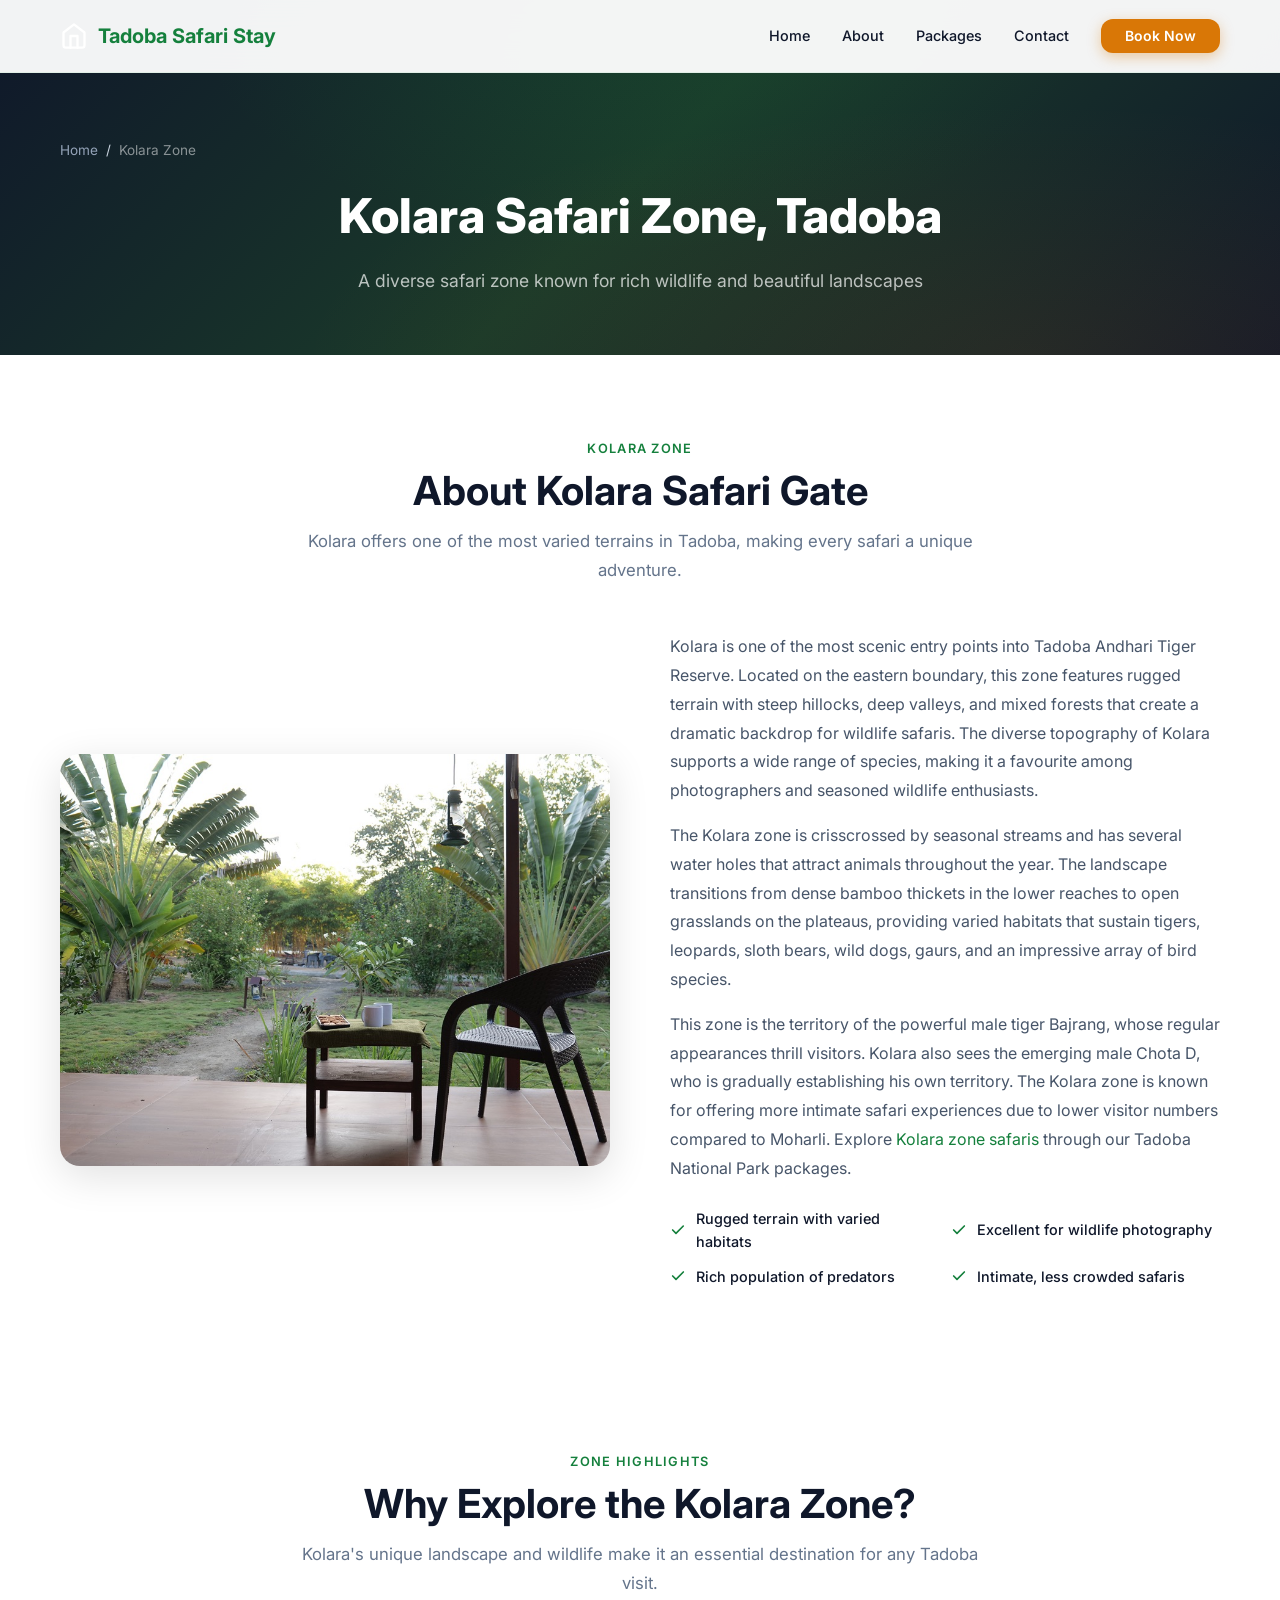
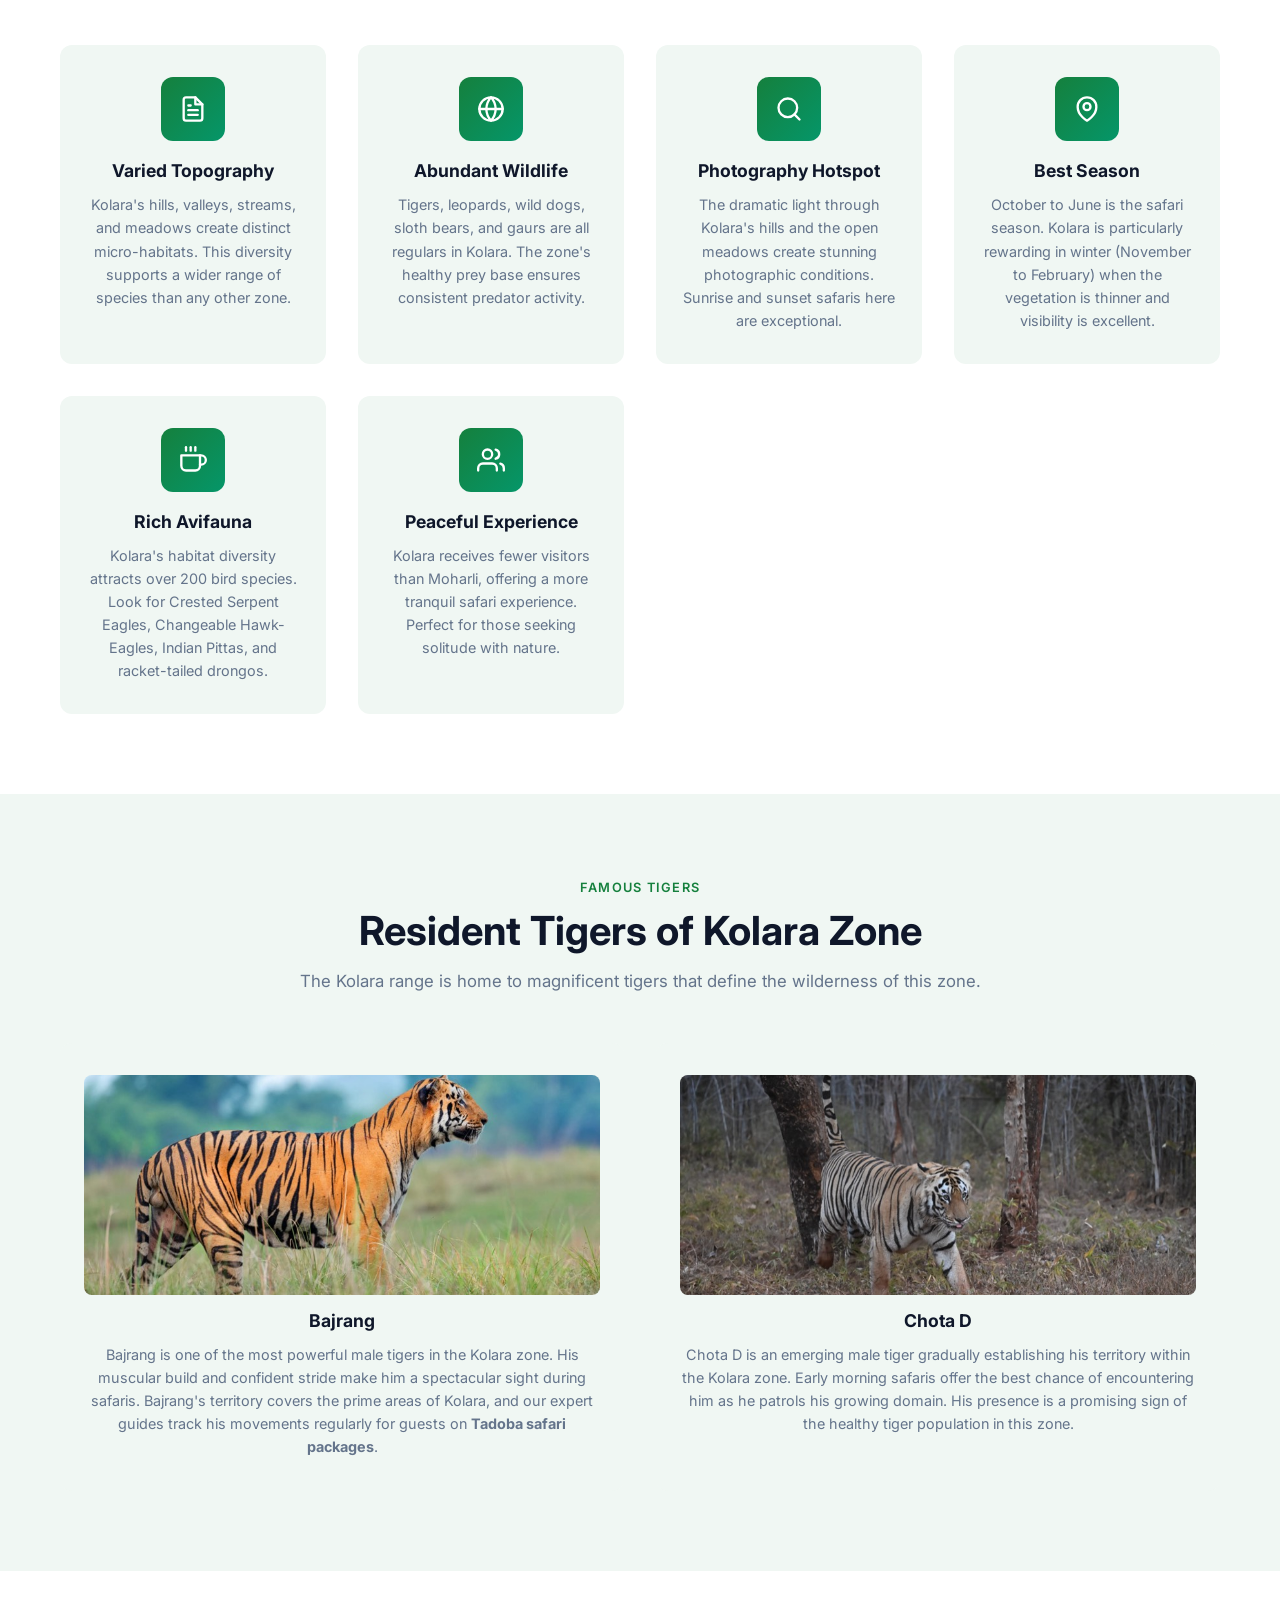
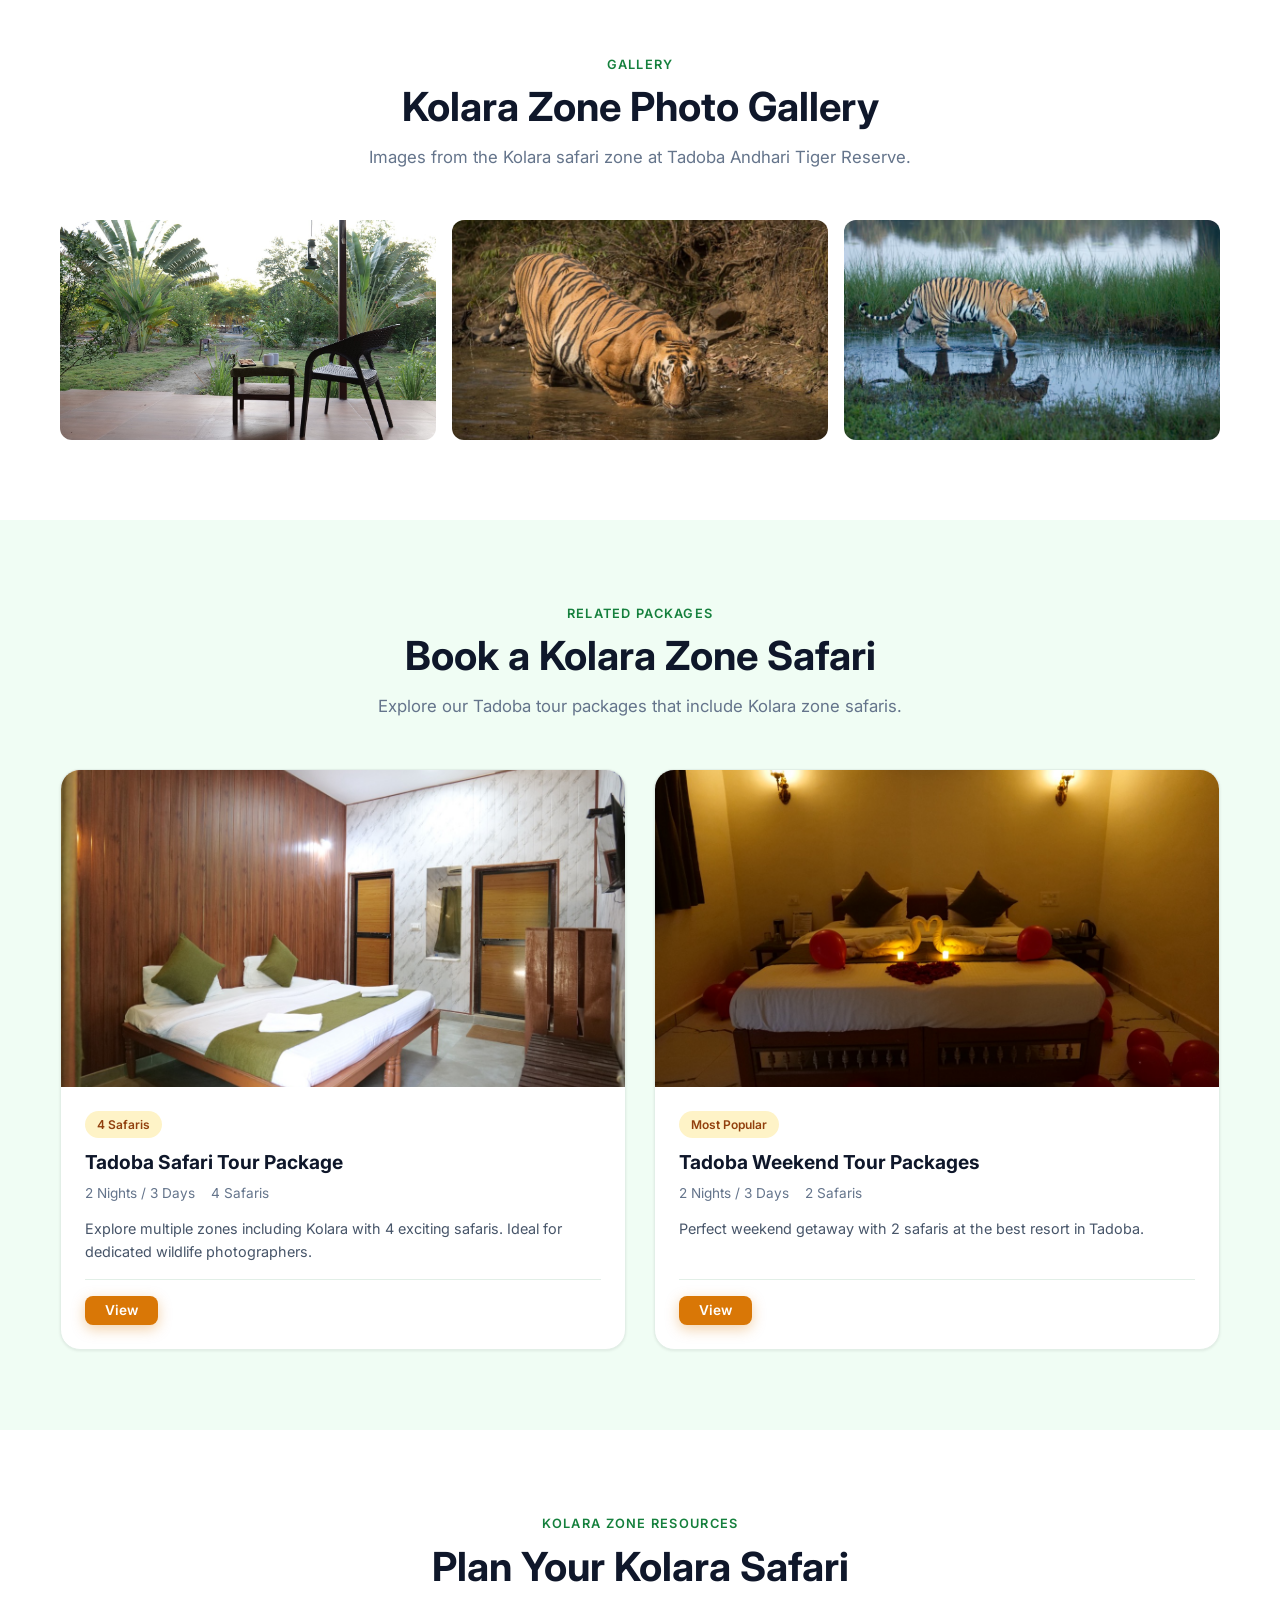
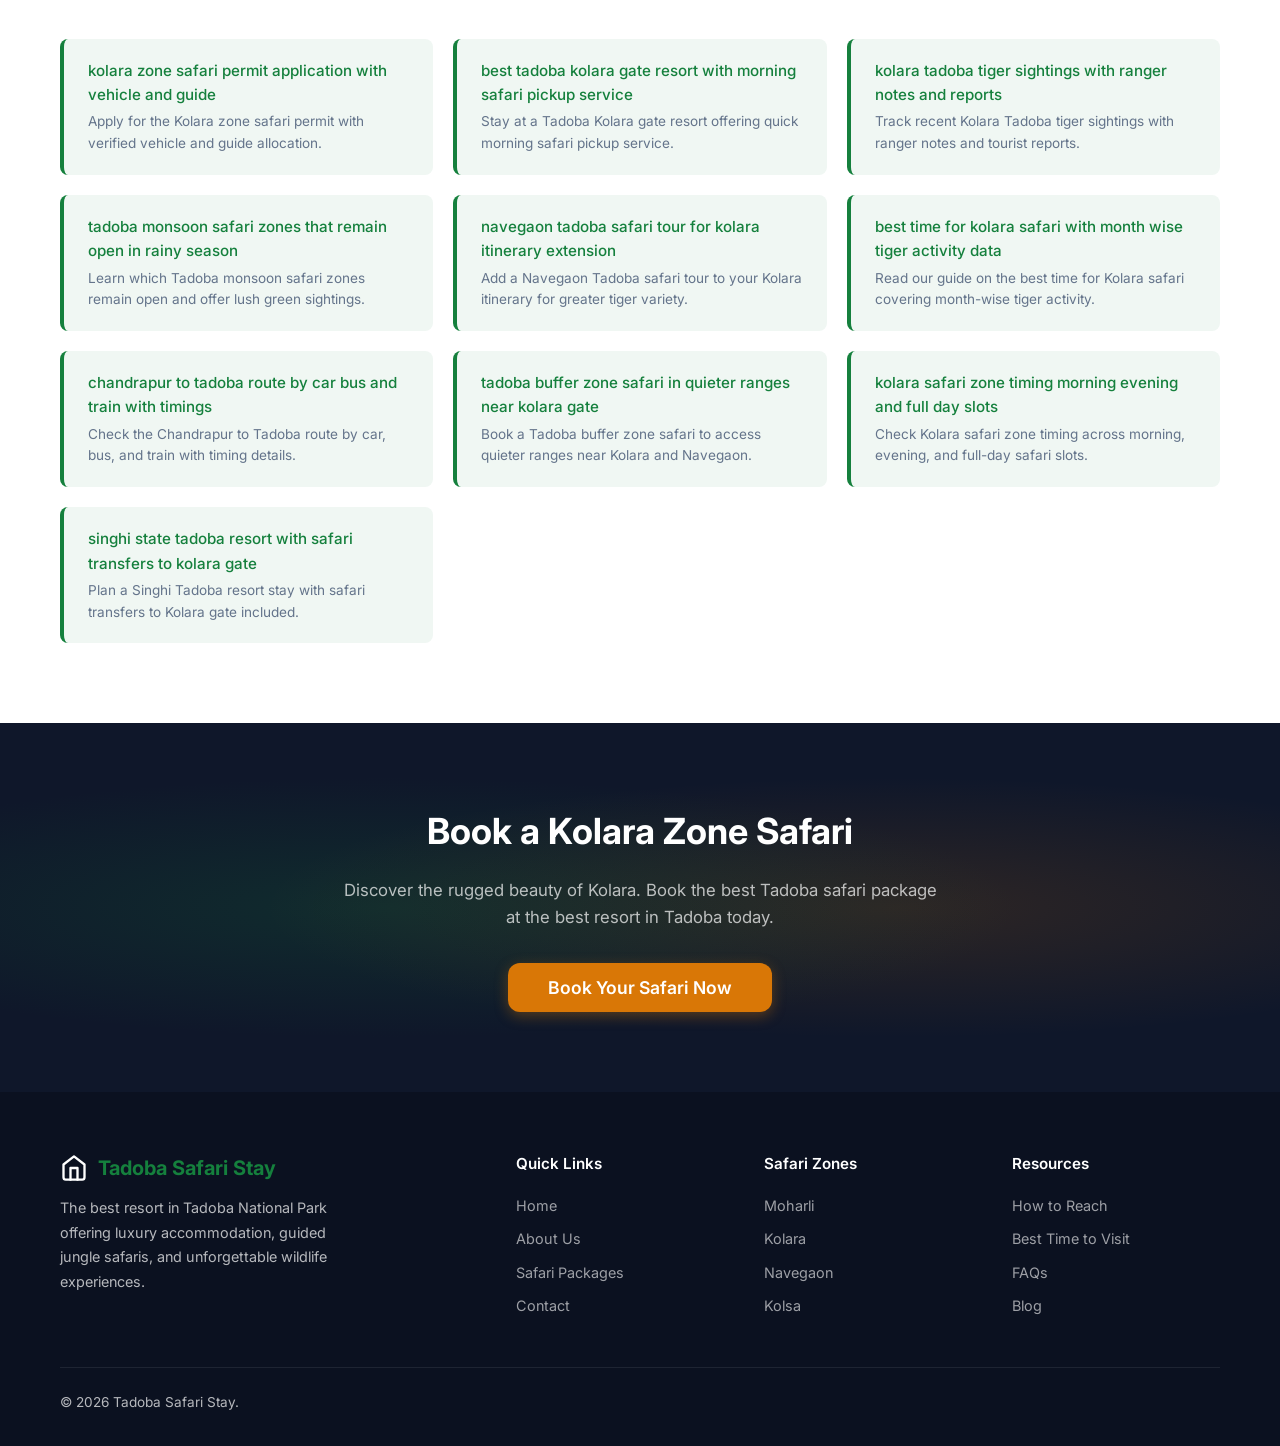
<file: zones/kolara/index.html>
<!DOCTYPE html>
<html lang="en">
<head>
  <meta charset="UTF-8">
  <meta name="viewport" content="width=device-width, initial-scale=1.0">
  <title>Kolara Safari Zone Tadoba - Best Resort in Tadoba</title>
  <meta name="description" content="Explore the Kolara safari zone in Tadoba Andhari Tiger Reserve. Kolara offers diverse landscapes and wildlife photography at the best resort in Tadoba.">
  <meta name="keywords" content="kolara safari zone tadoba, kolara gate tadoba, tadoba kolara safari, tadoba national park packages, best resort in tadoba">
  <meta name="robots" content="index, follow">
  <link rel="canonical" href="https://tadoba-national-pack.github.io/tadoba-tour-packages/zones/kolara/">
  <meta property="og:title" content="Kolara Safari Zone - Tadoba National Park">
  <meta property="og:description" content="Discover Kolara - a diverse safari zone in Tadoba Andhari Tiger Reserve with rich wildlife and photography opportunities.">
  <meta property="og:url" content="https://tadoba-national-pack.github.io/tadoba-tour-packages/zones/kolara/">
  <meta property="og:type" content="website">
  <meta property="og:image" content="https://tadoba-national-pack.github.io/tadoba-tour-packages/images/gallery-2.jpg">
  <meta name="twitter:card" content="summary_large_image">
  <meta name="twitter:title" content="Kolara Safari Zone - Tadoba National Park">
  <meta name="twitter:description" content="Discover the Kolara zone at Tadoba for diverse wildlife and photography.">
  <script type="application/ld+json">
  {
    "@context": "https://schema.org",
    "@type": "TouristAttraction",
    "name": "Kolara Safari Zone - Tadoba Andhari Tiger Reserve",
    "description": "Kolara is a diverse safari zone in Tadoba National Park known for rich wildlife and photography opportunities.",
    "url": "https://tadoba-national-pack.github.io/tadoba-tour-packages/zones/kolara/",
    "address": {
      "@type": "PostalAddress",
      "addressLocality": "Tadoba Andhari Tiger Reserve",
      "addressRegion": "Maharashtra",
      "addressCountry": "IN"
    }
  }
  </script>
  <link rel="preconnect" href="https://fonts.googleapis.com">
  <link rel="preconnect" href="https://fonts.gstatic.com" crossorigin>
  <link href="https://fonts.googleapis.com/css2?family=Inter:wght@400;500;600;700;800&display=swap" rel="stylesheet">
  <meta name="publisher" content="Tadoba Safari Stay">
  <meta name="google-site-verification" content="A9g_R12dJWBxtQUOpCr26Imr3ohsBCcINAzhMPKMv3I">
  <link rel="stylesheet" href="../../css/style.css">
</head>
<body>

  <nav class="nav">
    <div class="container">
      <a href="../../index.html" class="nav-logo">
        <svg width="28" height="28" viewBox="0 0 24 24" fill="none" stroke="white" stroke-width="2" stroke-linecap="round" stroke-linejoin="round"><path d="M3 9l9-7 9 7v11a2 2 0 0 1-2 2H5a2 2 0 0 1-2-2z"/><polyline points="9 22 9 12 15 12 15 22"/></svg>
        Tadoba Safari Stay
      </a>
      <button class="nav-toggle" id="navToggle" aria-label="Toggle navigation">
        <span></span><span></span><span></span>
      </button>
      <ul class="nav-links" id="navLinks">
        <li><a href="../../index.html" class="nav-link">Home</a></li>
        <li><a href="../../about/" class="nav-link">About</a></li>
        <li><a href="../../index.html#packages" class="nav-link">Packages</a></li>
        <li><a href="../../about/#contact" class="nav-link">Contact</a></li>
        <li><a href="../../index.html#packages" class="btn btn-primary nav-cta">Book Now</a></li>
      </ul>
    </div>
  </nav>

  <section class="page-hero">
    <div class="container">
      <div class="page-hero-content">
        <div class="breadcrumbs">
          <a href="../../index.html">Home</a>
          <span class="separator">/</span>
          <span style="color: rgba(255,255,255,0.5);">Kolara Zone</span>
        </div>
        <h1>Kolara Safari Zone, Tadoba</h1>
        <p>A diverse safari zone known for rich wildlife and beautiful landscapes</p>
      </div>
    </div>
  </section>

  <section class="content-section">
    <div class="container">
      <div class="section-header">
        <span class="section-tag">Kolara Zone</span>
        <h2 class="section-title">About Kolara Safari Gate</h2>
        <p class="section-subtitle">Kolara offers one of the most varied terrains in Tadoba, making every safari a unique adventure.</p>
      </div>
      <div class="about-grid">
        <img src="../../images/gallery-2.jpg" alt="Kolara safari zone of Tadoba National Park - diverse terrain with rich wildlife and tadoba jungle safari tracks" class="about-image" loading="lazy">
        <div class="about-content">
          <p>Kolara is one of the most scenic entry points into Tadoba Andhari Tiger Reserve. Located on the eastern boundary, this zone features rugged terrain with steep hillocks, deep valleys, and mixed forests that create a dramatic backdrop for wildlife safaris. The diverse topography of Kolara supports a wide range of species, making it a favourite among photographers and seasoned wildlife enthusiasts.</p>
          <p>The Kolara zone is crisscrossed by seasonal streams and has several water holes that attract animals throughout the year. The landscape transitions from dense bamboo thickets in the lower reaches to open grasslands on the plateaus, providing varied habitats that sustain tigers, leopards, sloth bears, wild dogs, gaurs, and an impressive array of bird species.</p>
          <p>This zone is the territory of the powerful male tiger Bajrang, whose regular appearances thrill visitors. Kolara also sees the emerging male Chota D, who is gradually establishing his own territory. The Kolara zone is known for offering more intimate safari experiences due to lower visitor numbers compared to Moharli. Explore <a href="https://www.tadobasafarisandstays.com/safari/kolara" target="_blank" rel="noopener">Kolara zone safaris</a> through our Tadoba National Park packages.</p>
          <div class="about-features">
            <div class="about-feature-item">
              <svg width="16" height="16" viewBox="0 0 24 24" fill="none" stroke="#15803D" stroke-width="2.5" stroke-linecap="round" stroke-linejoin="round"><polyline points="20 6 9 17 4 12"/></svg>
              Rugged terrain with varied habitats
            </div>
            <div class="about-feature-item">
              <svg width="16" height="16" viewBox="0 0 24 24" fill="none" stroke="#15803D" stroke-width="2.5" stroke-linecap="round" stroke-linejoin="round"><polyline points="20 6 9 17 4 12"/></svg>
              Excellent for wildlife photography
            </div>
            <div class="about-feature-item">
              <svg width="16" height="16" viewBox="0 0 24 24" fill="none" stroke="#15803D" stroke-width="2.5" stroke-linecap="round" stroke-linejoin="round"><polyline points="20 6 9 17 4 12"/></svg>
              Rich population of predators
            </div>
            <div class="about-feature-item">
              <svg width="16" height="16" viewBox="0 0 24 24" fill="none" stroke="#15803D" stroke-width="2.5" stroke-linecap="round" stroke-linejoin="round"><polyline points="20 6 9 17 4 12"/></svg>
              Intimate, less crowded safaris
            </div>
          </div>
        </div>
      </div>
    </div>
  </section>

  <section class="features-section">
    <div class="container">
      <div class="section-header">
        <span class="section-tag">Zone Highlights</span>
        <h2 class="section-title">Why Explore the Kolara Zone?</h2>
        <p class="section-subtitle">Kolara's unique landscape and wildlife make it an essential destination for any Tadoba visit.</p>
      </div>
      <div class="features-grid">
        <div class="feature-card">
          <div class="feature-icon">
            <svg width="28" height="28" viewBox="0 0 24 24" fill="none" stroke="white" stroke-width="2" stroke-linecap="round" stroke-linejoin="round"><path d="M14 2H6a2 2 0 0 0-2 2v16a2 2 0 0 0 2 2h12a2 2 0 0 0 2-2V8z"/><polyline points="14 2 14 8 20 8"/><line x1="16" y1="13" x2="8" y2="13"/><line x1="16" y1="17" x2="8" y2="17"/><polyline points="10 9 9 9 8 9"/></svg>
          </div>
          <h3>Varied Topography</h3>
          <p>Kolara's hills, valleys, streams, and meadows create distinct micro-habitats. This diversity supports a wider range of species than any other zone.</p>
        </div>
        <div class="feature-card">
          <div class="feature-icon">
            <svg width="28" height="28" viewBox="0 0 24 24" fill="none" stroke="white" stroke-width="2" stroke-linecap="round" stroke-linejoin="round"><circle cx="12" cy="12" r="10"/><path d="M2 12h20"/><path d="M12 2a15.3 15.3 0 0 1 4 10 15.3 15.3 0 0 1-4 10 15.3 15.3 0 0 1-4-10 15.3 15.3 0 0 1 4-10z"/></svg>
          </div>
          <h3>Abundant Wildlife</h3>
          <p>Tigers, leopards, wild dogs, sloth bears, and gaurs are all regulars in Kolara. The zone's healthy prey base ensures consistent predator activity.</p>
        </div>
        <div class="feature-card">
          <div class="feature-icon">
            <svg width="28" height="28" viewBox="0 0 24 24" fill="none" stroke="white" stroke-width="2" stroke-linecap="round" stroke-linejoin="round"><circle cx="11" cy="11" r="8"/><line x1="21" y1="21" x2="16.65" y2="16.65"/></svg>
          </div>
          <h3>Photography Hotspot</h3>
          <p>The dramatic light through Kolara's hills and the open meadows create stunning photographic conditions. Sunrise and sunset safaris here are exceptional.</p>
        </div>
        <div class="feature-card">
          <div class="feature-icon">
            <svg width="28" height="28" viewBox="0 0 24 24" fill="none" stroke="white" stroke-width="2" stroke-linecap="round" stroke-linejoin="round"><path d="M12 22s-8-4.5-8-11.8A8 8 0 0 1 12 2a8 8 0 0 1 8 8.2c0 7.3-8 11.8-8 11.8z"/><circle cx="12" cy="10" r="3"/></svg>
          </div>
          <h3>Best Season</h3>
          <p>October to June is the safari season. Kolara is particularly rewarding in winter (November to February) when the vegetation is thinner and visibility is excellent.</p>
        </div>
        <div class="feature-card">
          <div class="feature-icon">
            <svg width="28" height="28" viewBox="0 0 24 24" fill="none" stroke="white" stroke-width="2" stroke-linecap="round" stroke-linejoin="round"><path d="M18 8h1a4 4 0 0 1 0 8h-1"/><path d="M2 8h16v9a4 4 0 0 1-4 4H6a4 4 0 0 1-4-4V8z"/><line x1="6" y1="1" x2="6" y2="4"/><line x1="10" y1="1" x2="10" y2="4"/><line x1="14" y1="1" x2="14" y2="4"/></svg>
          </div>
          <h3>Rich Avifauna</h3>
          <p>Kolara's habitat diversity attracts over 200 bird species. Look for Crested Serpent Eagles, Changeable Hawk-Eagles, Indian Pittas, and racket-tailed drongos.</p>
        </div>
        <div class="feature-card">
          <div class="feature-icon">
            <svg width="28" height="28" viewBox="0 0 24 24" fill="none" stroke="white" stroke-width="2" stroke-linecap="round" stroke-linejoin="round"><path d="M17 21v-2a4 4 0 0 0-4-4H5a4 4 0 0 0-4 4v2"/><circle cx="9" cy="7" r="4"/><path d="M23 21v-2a4 4 0 0 0-3-3.87"/><path d="M16 3.13a4 4 0 0 1 0 7.75"/></svg>
          </div>
          <h3>Peaceful Experience</h3>
          <p>Kolara receives fewer visitors than Moharli, offering a more tranquil safari experience. Perfect for those seeking solitude with nature.</p>
        </div>
      </div>
    </div>
  </section>

  <section class="features-section" style="background: var(--color-muted);">
    <div class="container">
      <div class="section-header">
        <span class="section-tag">Famous Tigers</span>
        <h2 class="section-title">Resident Tigers of Kolara Zone</h2>
        <p class="section-subtitle">The Kolara range is home to magnificent tigers that define the wilderness of this zone.</p>
      </div>
      <div class="features-grid">
        <div class="feature-card">
          <img src="../../images/Bajrang.jpg" alt="Bajrang - powerful male tiger of Kolara zone at Tadoba Andhari Tiger Reserve spotted during tadoba safari" loading="lazy" style="width:100%;height:220px;object-fit:cover;border-radius:8px;margin-bottom:12px;">
          <h3>Bajrang</h3>
          <p>Bajrang is one of the most powerful male tigers in the Kolara zone. His muscular build and confident stride make him a spectacular sight during safaris. Bajrang's territory covers the prime areas of Kolara, and our expert guides track his movements regularly for guests on <strong>Tadoba safari packages</strong>.</p>
        </div>
        <div class="feature-card">
          <img src="../../images/Chota D.jpg" alt="Chota D - emerging male tiger in Kolara zone of Tadoba National Park seen on tadoba jungle safari" loading="lazy" style="width:100%;height:220px;object-fit:cover;border-radius:8px;margin-bottom:12px;">
          <h3>Chota D</h3>
          <p>Chota D is an emerging male tiger gradually establishing his territory within the Kolara zone. Early morning safaris offer the best chance of encountering him as he patrols his growing domain. His presence is a promising sign of the healthy tiger population in this zone.</p>
        </div>
      </div>
    </div>
  </section>

  <section class="features-section">
    <div class="container">
      <div class="section-header">
        <span class="section-tag">Gallery</span>
        <h2 class="section-title">Kolara Zone Photo Gallery</h2>
        <p class="section-subtitle">Images from the Kolara safari zone at Tadoba Andhari Tiger Reserve.</p>
      </div>
      <div style="display: grid; grid-template-columns: repeat(auto-fit, minmax(280px, 1fr)); gap: 16px;">
        <img src="../../images/gallery-2.jpg" alt="Kolara safari zone Tadoba National Park landscape of rugged terrain and tadoba jungle safari routes" loading="lazy" style="width:100%;height:220px;object-fit:cover;border-radius:12px;">
        <img src="../../images/buffer-khali.jpg" alt="Tadoba buffer zone safari at Kolara zone of Tadoba National Park with diverse wildlife" loading="lazy" style="width:100%;height:220px;object-fit:cover;border-radius:12px;">
        <img src="../../images/_I4O0666.jpg" alt="Wildlife in Kolara zone of Tadoba National Park spotted during a tadoba jungle safari game drive" loading="lazy" style="width:100%;height:220px;object-fit:cover;border-radius:12px;">
      </div>
    </div>
  </section>

  <section class="packages-section" style="background: var(--color-background);">
    <div class="container">
      <div class="section-header">
        <span class="section-tag">Related Packages</span>
        <h2 class="section-title">Book a Kolara Zone Safari</h2>
        <p class="section-subtitle">Explore our Tadoba tour packages that include Kolara zone safaris.</p>
      </div>
      <div class="packages-grid">
        <div class="package-card">
          <img src="../../images/deluxe.jpg" alt="Tadoba Safari Tour Package 2 Nights 3 Days - tadoba tour packages at the best resort in Tadoba with tadoba accommodation" class="package-card-image" loading="lazy">
          <div class="package-card-body">
            <span class="package-card-badge">4 Safaris</span>
            <h3 class="package-card-title"><a href="../../packages/tadoba-safari-tour-package/">Tadoba Safari Tour Package</a></h3>
            <div class="package-card-meta">
              <span>2 Nights / 3 Days</span>
              <span>4 Safaris</span>
            </div>
            <p class="package-card-desc">Explore multiple zones including Kolara with 4 exciting safaris. Ideal for dedicated wildlife photographers.</p>
            <div class="package-card-footer">
              <a href="../../packages/tadoba-safari-tour-package/" class="btn btn-primary package-card-btn">View</a>
            </div>
          </div>
        </div>
        <div class="package-card">
          <img src="../../images/cottage-2-1.jpg" alt="Tadoba Weekend Tour Packages - tadoba national park packages at the best resort in Tadoba with tadoba accommodation" class="package-card-image" loading="lazy">
          <div class="package-card-body">
            <span class="package-card-badge">Most Popular</span>
            <h3 class="package-card-title"><a href="../../packages/tadoba-weekend-tour-packages/">Tadoba Weekend Tour Packages</a></h3>
            <div class="package-card-meta">
              <span>2 Nights / 3 Days</span>
              <span>2 Safaris</span>
            </div>
            <p class="package-card-desc">Perfect weekend getaway with 2 safaris at the best resort in Tadoba.</p>
            <div class="package-card-footer">
              <a href="../../packages/tadoba-weekend-tour-packages/" class="btn btn-primary package-card-btn">View</a>
            </div>
          </div>
        </div>
      </div>
    </div>
  </section>

  <section class="resources-section">
    <div class="container">
      <div class="section-header">
        <span class="section-tag">Kolara Zone Resources</span>
        <h2 class="section-title">Plan Your Kolara Safari</h2>
      </div>
      <div class="resources-list">
        <div class="resource-item">
          <h4><a href="https://www.tadobasafarisandstays.com/packages/kolara" target="_blank" rel="noopener">kolara zone safari permit application with vehicle and guide</a></h4>
          <p>Apply for the Kolara zone safari permit with verified vehicle and guide allocation.</p>
        </div>
        <div class="resource-item">
          <h4><a href="https://www.tadobasafarisandstays.com/our-resorts/tadoba-safari-stay" target="_blank" rel="noopener">best tadoba kolara gate resort with morning safari pickup service</a></h4>
          <p>Stay at a Tadoba Kolara gate resort offering quick morning safari pickup service.</p>
        </div>
        <div class="resource-item">
          <h4><a href="https://www.tadobasafarisandstays.com/safari/moharli" target="_blank" rel="noopener">kolara tadoba tiger sightings with ranger notes and reports</a></h4>
          <p>Track recent Kolara Tadoba tiger sightings with ranger notes and tourist reports.</p>
        </div>
        <div class="resource-item">
          <h4><a href="https://www.tadobasafarisandstays.com/blog/choosing-tadoba-zones" target="_blank" rel="noopener">tadoba monsoon safari zones that remain open in rainy season</a></h4>
          <p>Learn which Tadoba monsoon safari zones remain open and offer lush green sightings.</p>
        </div>
        <div class="resource-item">
          <h4><a href="https://www.tadobasafarisandstays.com/safari/navegaon" target="_blank" rel="noopener">navegaon tadoba safari tour for kolara itinerary extension</a></h4>
          <p>Add a Navegaon Tadoba safari tour to your Kolara itinerary for greater tiger variety.</p>
        </div>
        <div class="resource-item">
          <h4><a href="https://www.tadobasafarisandstays.com/blog/best-time-to-visit-tadoba" target="_blank" rel="noopener">best time for kolara safari with month wise tiger activity data</a></h4>
          <p>Read our guide on the best time for Kolara safari covering month-wise tiger activity.</p>
        </div>
        <div class="resource-item">
          <h4><a href="https://www.tadobasafarisandstays.com/how-to-reach" target="_blank" rel="noopener">chandrapur to tadoba route by car bus and train with timings</a></h4>
          <p>Check the Chandrapur to Tadoba route by car, bus, and train with timing details.</p>
        </div>
        <div class="resource-item">
          <h4><a href="https://www.tadobasafarisandstays.com/packages/navegaon" target="_blank" rel="noopener">tadoba buffer zone safari in quieter ranges near kolara gate</a></h4>
          <p>Book a Tadoba buffer zone safari to access quieter ranges near Kolara and Navegaon.</p>
        </div>
        <div class="resource-item">
          <h4><a href="https://www.tadobasafarisandstays.com/when-to-visit" target="_blank" rel="noopener">kolara safari zone timing morning evening and full day slots</a></h4>
          <p>Check Kolara safari zone timing across morning, evening, and full-day safari slots.</p>
        </div>
        <div class="resource-item">
          <h4><a href="https://www.tadobasafarisandstays.com/our-resorts/singhi-state" target="_blank" rel="noopener">singhi state tadoba resort with safari transfers to kolara gate</a></h4>
          <p>Plan a Singhi Tadoba resort stay with safari transfers to Kolara gate included.</p>
        </div>
      </div>
    </div>
  </section>

  <section class="cta-section">
    <div class="container">
      <div class="cta-content">
        <h2>Book a Kolara Zone Safari</h2>
        <p>Discover the rugged beauty of Kolara. Book the best Tadoba safari package at the best resort in Tadoba today.</p>
        <a href="../../index.html#packages" class="btn btn-primary" style="font-size: 1.1rem; padding: 16px 40px;">Book Your Safari Now</a>
      </div>
    </div>
  </section>

  <footer class="footer">
    <div class="container">
      <div class="footer-grid">
        <div class="footer-brand">
          <a href="../../index.html" class="nav-logo">
            <svg width="28" height="28" viewBox="0 0 24 24" fill="none" stroke="white" stroke-width="2" stroke-linecap="round" stroke-linejoin="round"><path d="M3 9l9-7 9 7v11a2 2 0 0 1-2 2H5a2 2 0 0 1-2-2z"/><polyline points="9 22 9 12 15 12 15 22"/></svg>
            Tadoba Safari Stay
          </a>
          <p>The best resort in Tadoba National Park offering luxury accommodation, guided jungle safaris, and unforgettable wildlife experiences.</p>
        </div>
        <div>
          <h4 class="footer-heading">Quick Links</h4>
          <ul class="footer-links">
            <li><a href="../../index.html">Home</a></li>
            <li><a href="../../about/">About Us</a></li>
            <li><a href="../../index.html#packages">Safari Packages</a></li>
            <li><a href="../../about/#contact">Contact</a></li>
          </ul>
        </div>
        <div>
          <h4 class="footer-heading">Safari Zones</h4>
          <ul class="footer-links">
            <li><a href="../moharli/">Moharli</a></li>
            <li><a href="../kolara/">Kolara</a></li>
            <li><a href="../navegaon/">Navegaon</a></li>
            <li><a href="https://www.tadobasafarisandstays.com/safari/kolsa" target="_blank" rel="noopener">Kolsa</a></li>
          </ul>
        </div>
        <div>
          <h4 class="footer-heading">Resources</h4>
          <ul class="footer-links">
            <li><a href="https://www.tadobasafarisandstays.com/how-to-reach" target="_blank" rel="noopener">How to Reach</a></li>
            <li><a href="https://www.tadobasafarisandstays.com/when-to-visit" target="_blank" rel="noopener">Best Time to Visit</a></li>
            <li><a href="https://www.tadobasafarisandstays.com/faq" target="_blank" rel="noopener">FAQs</a></li>
            <li><a href="https://www.tadobasafarisandstays.com/blog" target="_blank" rel="noopener">Blog</a></li>
          </ul>
        </div>
      </div>
      <div class="footer-bottom">
        <span>&copy; 2026 Tadoba Safari Stay.</span>
        <div class="footer-bottom-links"></div>
      </div>
    </div>
  </footer>

  <script>
    document.getElementById('navToggle')?.addEventListener('click', function() {
      document.getElementById('navLinks')?.classList.toggle('open');
    });
    document.querySelectorAll('.nav-link').forEach(link => {
      link.addEventListener('click', () => {
        document.getElementById('navLinks')?.classList.remove('open');
      });
    });
  </script>

</body>
</html>
</file>
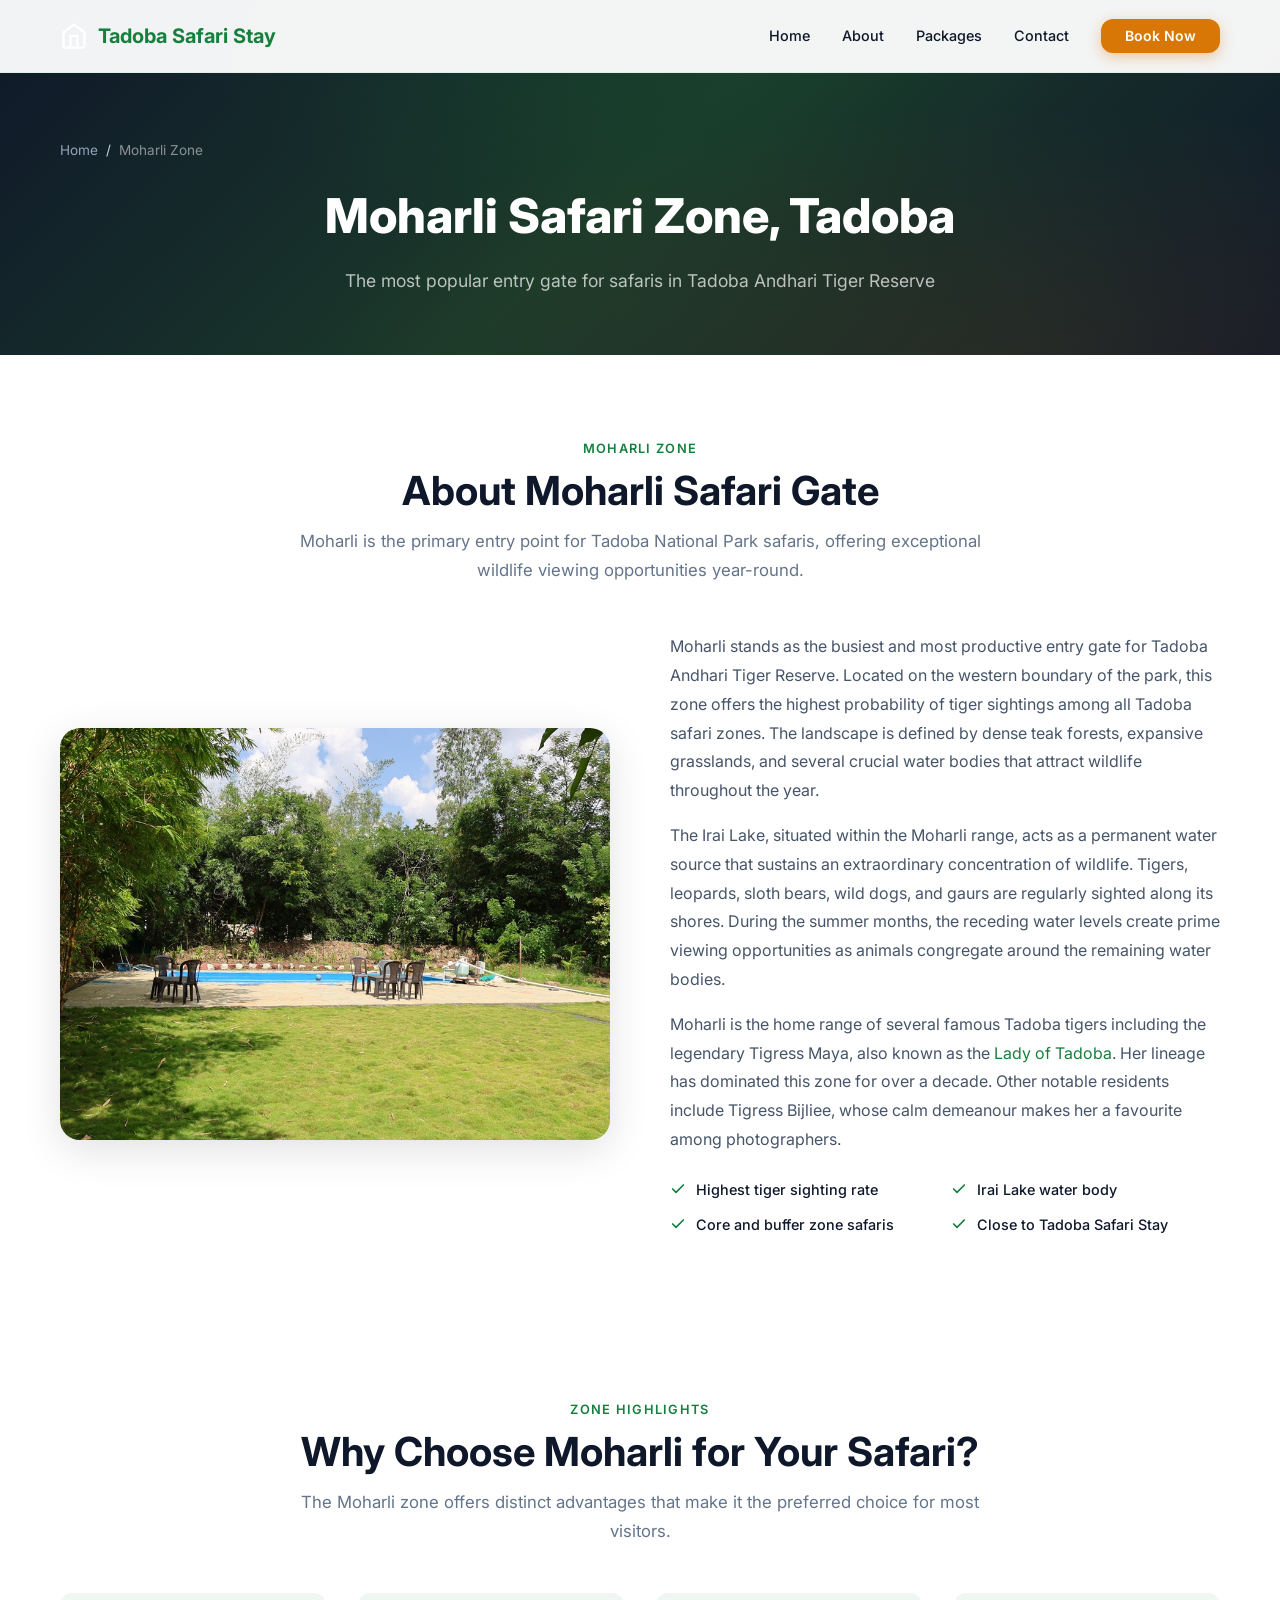
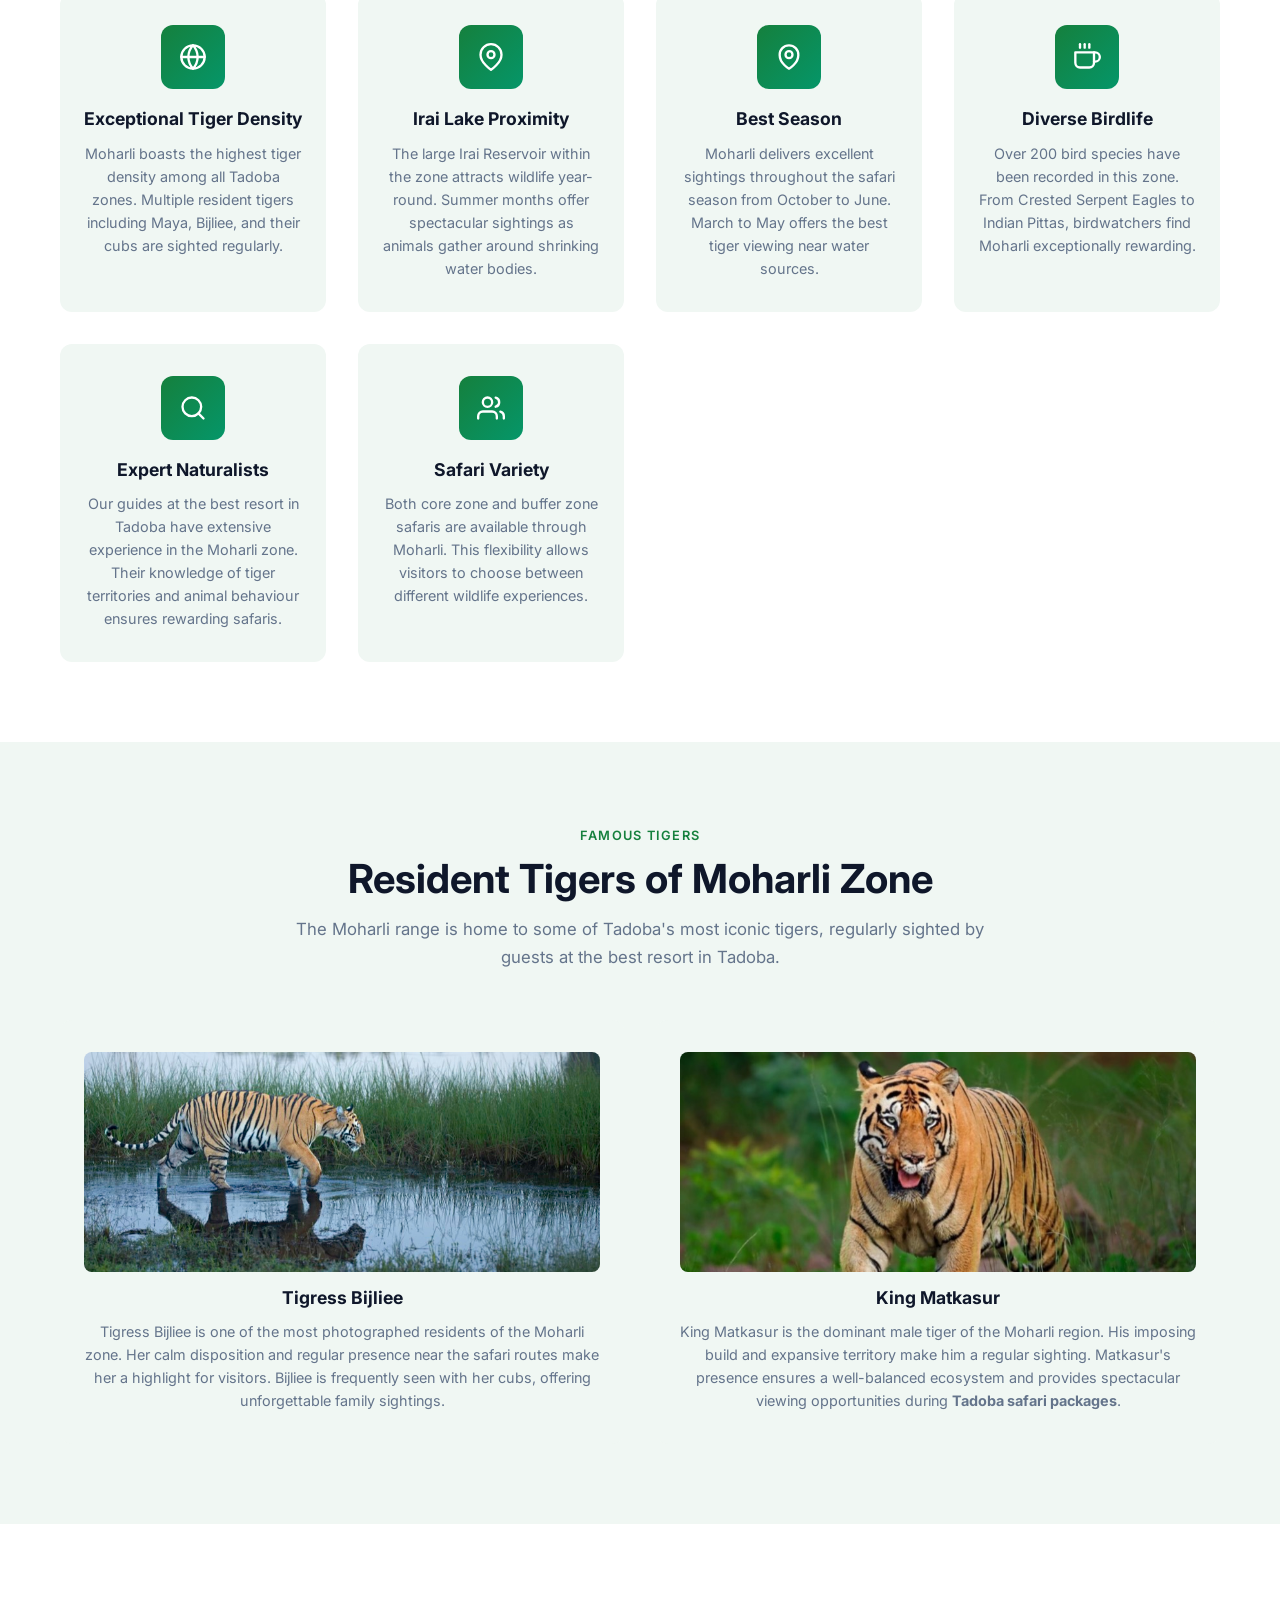
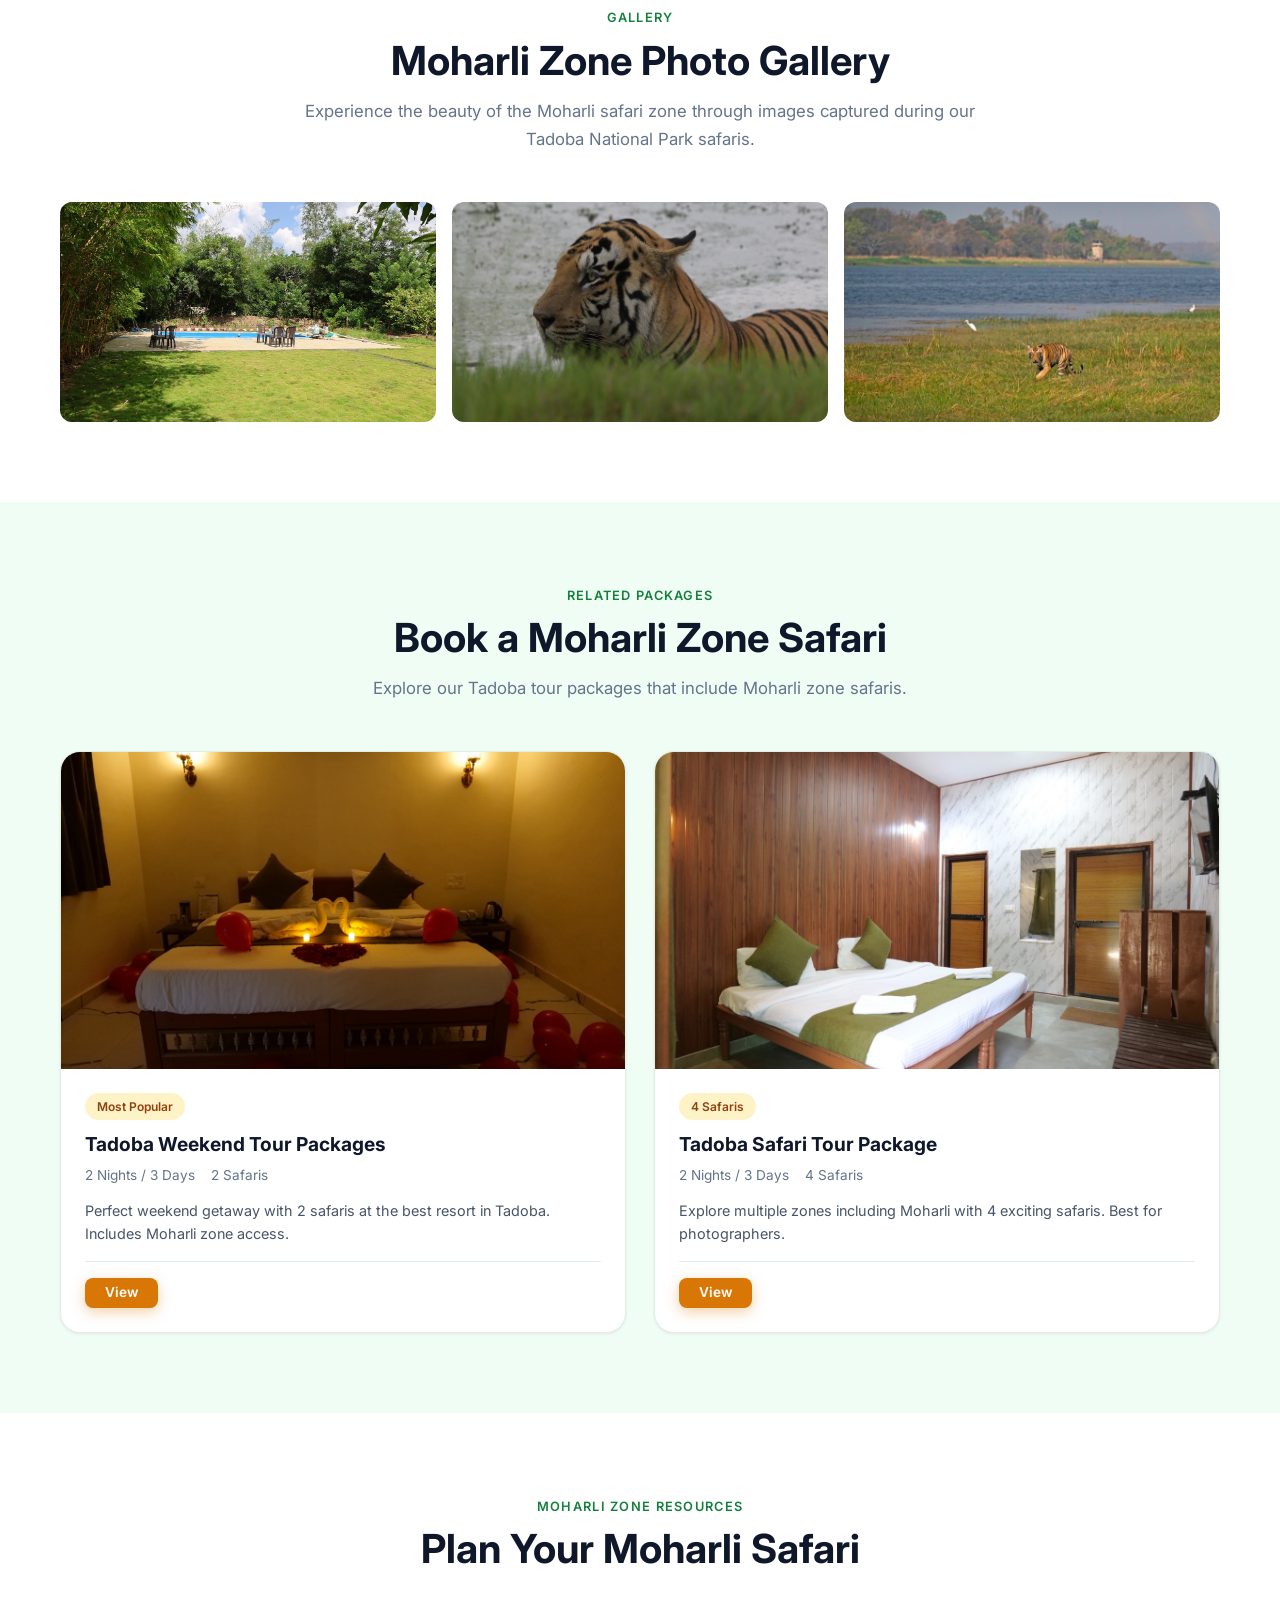
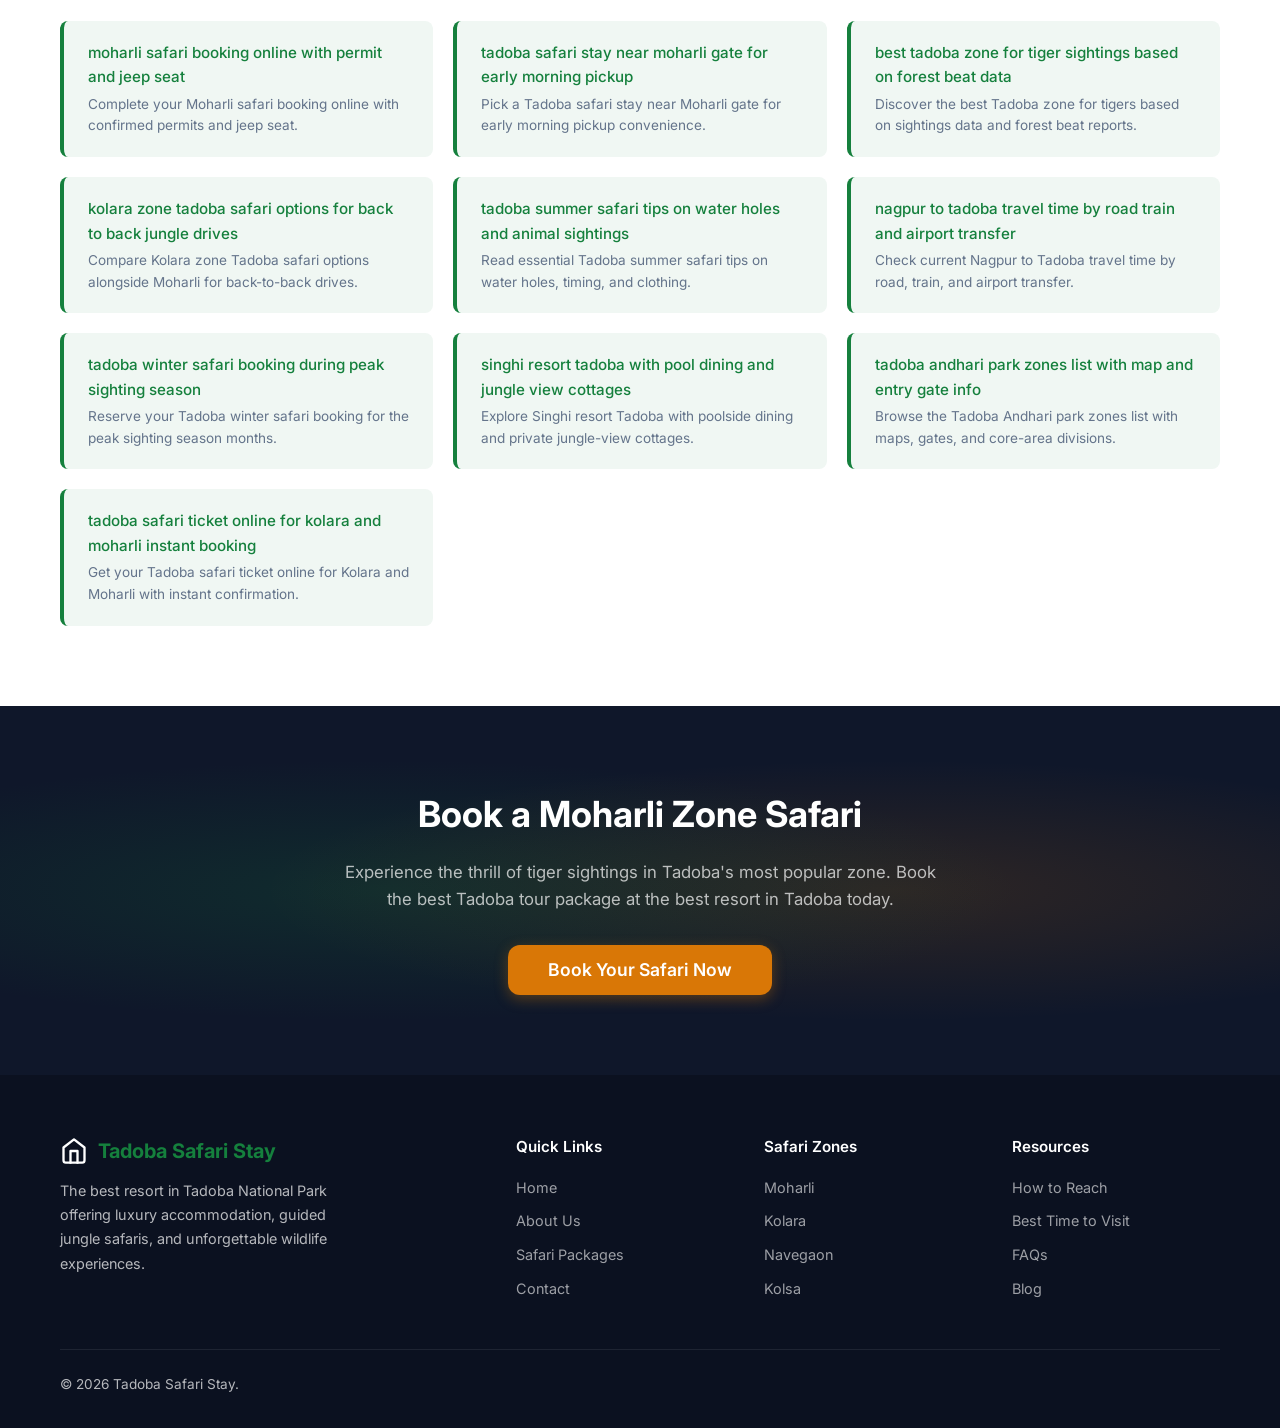
<file: zones/moharli/index.html>
<!DOCTYPE html>
<html lang="en">
<head>
  <meta charset="UTF-8">
  <meta name="viewport" content="width=device-width, initial-scale=1.0">
  <title>Moharli Safari Zone Tadoba - Best Resort in Tadoba</title>
  <meta name="description" content="Explore the Moharli safari zone in Tadoba Andhari Tiger Reserve. The most popular entry gate for tiger sightings at the best resort in Tadoba.">
  <meta name="keywords" content="moharli safari zone tadoba, moharli gate tadoba, tadoba moharli safari, tadoba national park packages, best resort in tadoba">
  <meta name="robots" content="index, follow">
  <link rel="canonical" href="https://tadoba-national-pack.github.io/tadoba-tour-packages/zones/moharli/">
  <meta property="og:title" content="Moharli Safari Zone - Tadoba National Park">
  <meta property="og:description" content="Explore Moharli - the most popular safari zone in Tadoba Andhari Tiger Reserve. Famous for tiger sightings and beautiful landscapes.">
  <meta property="og:url" content="https://tadoba-national-pack.github.io/tadoba-tour-packages/zones/moharli/">
  <meta property="og:type" content="website">
  <meta property="og:image" content="https://tadoba-national-pack.github.io/tadoba-tour-packages/images/gallery-1.jpg">
  <meta name="twitter:card" content="summary_large_image">
  <meta name="twitter:title" content="Moharli Safari Zone - Tadoba National Park">
  <meta name="twitter:description" content="Explore the Moharli zone at Tadoba for tiger sightings and wildlife safaris.">
  <script type="application/ld+json">
  {
    "@context": "https://schema.org",
    "@type": "TouristAttraction",
    "name": "Moharli Safari Zone - Tadoba Andhari Tiger Reserve",
    "description": "Moharli is the most popular entry gate for safaris in Tadoba National Park, known for frequent tiger sightings.",
    "url": "https://tadoba-national-pack.github.io/tadoba-tour-packages/zones/moharli/",
    "address": {
      "@type": "PostalAddress",
      "addressLocality": "Tadoba Andhari Tiger Reserve",
      "addressRegion": "Maharashtra",
      "addressCountry": "IN"
    }
  }
  </script>
  <link rel="preconnect" href="https://fonts.googleapis.com">
  <link rel="preconnect" href="https://fonts.gstatic.com" crossorigin>
  <link href="https://fonts.googleapis.com/css2?family=Inter:wght@400;500;600;700;800&display=swap" rel="stylesheet">
  <meta name="publisher" content="Tadoba Safari Stay">
  <meta name="google-site-verification" content="A9g_R12dJWBxtQUOpCr26Imr3ohsBCcINAzhMPKMv3I">
  <link rel="stylesheet" href="../../css/style.css">
</head>
<body>

  <nav class="nav">
    <div class="container">
      <a href="../../index.html" class="nav-logo">
        <svg width="28" height="28" viewBox="0 0 24 24" fill="none" stroke="white" stroke-width="2" stroke-linecap="round" stroke-linejoin="round"><path d="M3 9l9-7 9 7v11a2 2 0 0 1-2 2H5a2 2 0 0 1-2-2z"/><polyline points="9 22 9 12 15 12 15 22"/></svg>
        Tadoba Safari Stay
      </a>
      <button class="nav-toggle" id="navToggle" aria-label="Toggle navigation">
        <span></span><span></span><span></span>
      </button>
      <ul class="nav-links" id="navLinks">
        <li><a href="../../index.html" class="nav-link">Home</a></li>
        <li><a href="../../about/" class="nav-link">About</a></li>
        <li><a href="../../index.html#packages" class="nav-link">Packages</a></li>
        <li><a href="../../about/#contact" class="nav-link">Contact</a></li>
        <li><a href="../../index.html#packages" class="btn btn-primary nav-cta">Book Now</a></li>
      </ul>
    </div>
  </nav>

  <section class="page-hero">
    <div class="container">
      <div class="page-hero-content">
        <div class="breadcrumbs">
          <a href="../../index.html">Home</a>
          <span class="separator">/</span>
          <span style="color: rgba(255,255,255,0.5);">Moharli Zone</span>
        </div>
        <h1>Moharli Safari Zone, Tadoba</h1>
        <p>The most popular entry gate for safaris in Tadoba Andhari Tiger Reserve</p>
      </div>
    </div>
  </section>

  <section class="content-section">
    <div class="container">
      <div class="section-header">
        <span class="section-tag">Moharli Zone</span>
        <h2 class="section-title">About Moharli Safari Gate</h2>
        <p class="section-subtitle">Moharli is the primary entry point for Tadoba National Park safaris, offering exceptional wildlife viewing opportunities year-round.</p>
      </div>
      <div class="about-grid">
        <img src="../../images/gallery-1.jpg" alt="Moharli safari zone of Tadoba National Park - popular tadoba jungle safari entry gate with tiger sightings at Irai Lake" class="about-image" loading="lazy">
        <div class="about-content">
          <p>Moharli stands as the busiest and most productive entry gate for Tadoba Andhari Tiger Reserve. Located on the western boundary of the park, this zone offers the highest probability of tiger sightings among all Tadoba safari zones. The landscape is defined by dense teak forests, expansive grasslands, and several crucial water bodies that attract wildlife throughout the year.</p>
          <p>The Irai Lake, situated within the Moharli range, acts as a permanent water source that sustains an extraordinary concentration of wildlife. Tigers, leopards, sloth bears, wild dogs, and gaurs are regularly sighted along its shores. During the summer months, the receding water levels create prime viewing opportunities as animals congregate around the remaining water bodies.</p>
          <p>Moharli is the home range of several famous Tadoba tigers including the legendary Tigress Maya, also known as the <a href="https://www.tadobasafarisandstays.com/" target="_blank" rel="noopener">Lady of Tadoba</a>. Her lineage has dominated this zone for over a decade. Other notable residents include Tigress Bijliee, whose calm demeanour makes her a favourite among photographers.</p>
          <div class="about-features">
            <div class="about-feature-item">
              <svg width="16" height="16" viewBox="0 0 24 24" fill="none" stroke="#15803D" stroke-width="2.5" stroke-linecap="round" stroke-linejoin="round"><polyline points="20 6 9 17 4 12"/></svg>
              Highest tiger sighting rate
            </div>
            <div class="about-feature-item">
              <svg width="16" height="16" viewBox="0 0 24 24" fill="none" stroke="#15803D" stroke-width="2.5" stroke-linecap="round" stroke-linejoin="round"><polyline points="20 6 9 17 4 12"/></svg>
              Irai Lake water body
            </div>
            <div class="about-feature-item">
              <svg width="16" height="16" viewBox="0 0 24 24" fill="none" stroke="#15803D" stroke-width="2.5" stroke-linecap="round" stroke-linejoin="round"><polyline points="20 6 9 17 4 12"/></svg>
              Core and buffer zone safaris
            </div>
            <div class="about-feature-item">
              <svg width="16" height="16" viewBox="0 0 24 24" fill="none" stroke="#15803D" stroke-width="2.5" stroke-linecap="round" stroke-linejoin="round"><polyline points="20 6 9 17 4 12"/></svg>
              Close to Tadoba Safari Stay
            </div>
          </div>
        </div>
      </div>
    </div>
  </section>

  <section class="features-section">
    <div class="container">
      <div class="section-header">
        <span class="section-tag">Zone Highlights</span>
        <h2 class="section-title">Why Choose Moharli for Your Safari?</h2>
        <p class="section-subtitle">The Moharli zone offers distinct advantages that make it the preferred choice for most visitors.</p>
      </div>
      <div class="features-grid">
        <div class="feature-card">
          <div class="feature-icon">
            <svg width="28" height="28" viewBox="0 0 24 24" fill="none" stroke="white" stroke-width="2" stroke-linecap="round" stroke-linejoin="round"><circle cx="12" cy="12" r="10"/><path d="M2 12h20"/><path d="M12 2a15.3 15.3 0 0 1 4 10 15.3 15.3 0 0 1-4 10 15.3 15.3 0 0 1-4-10 15.3 15.3 0 0 1 4-10z"/></svg>
          </div>
          <h3>Exceptional Tiger Density</h3>
          <p>Moharli boasts the highest tiger density among all Tadoba zones. Multiple resident tigers including Maya, Bijliee, and their cubs are sighted regularly.</p>
        </div>
        <div class="feature-card">
          <div class="feature-icon">
            <svg width="28" height="28" viewBox="0 0 24 24" fill="none" stroke="white" stroke-width="2" stroke-linecap="round" stroke-linejoin="round"><path d="M21 10c0 7-9 13-9 13s-9-6-9-13a9 9 0 0 1 18 0z"/><circle cx="12" cy="10" r="3"/></svg>
          </div>
          <h3>Irai Lake Proximity</h3>
          <p>The large Irai Reservoir within the zone attracts wildlife year-round. Summer months offer spectacular sightings as animals gather around shrinking water bodies.</p>
        </div>
        <div class="feature-card">
          <div class="feature-icon">
            <svg width="28" height="28" viewBox="0 0 24 24" fill="none" stroke="white" stroke-width="2" stroke-linecap="round" stroke-linejoin="round"><path d="M12 22s-8-4.5-8-11.8A8 8 0 0 1 12 2a8 8 0 0 1 8 8.2c0 7.3-8 11.8-8 11.8z"/><circle cx="12" cy="10" r="3"/></svg>
          </div>
          <h3>Best Season</h3>
          <p>Moharli delivers excellent sightings throughout the safari season from October to June. March to May offers the best tiger viewing near water sources.</p>
        </div>
        <div class="feature-card">
          <div class="feature-icon">
            <svg width="28" height="28" viewBox="0 0 24 24" fill="none" stroke="white" stroke-width="2" stroke-linecap="round" stroke-linejoin="round"><path d="M18 8h1a4 4 0 0 1 0 8h-1"/><path d="M2 8h16v9a4 4 0 0 1-4 4H6a4 4 0 0 1-4-4V8z"/><line x1="6" y1="1" x2="6" y2="4"/><line x1="10" y1="1" x2="10" y2="4"/><line x1="14" y1="1" x2="14" y2="4"/></svg>
          </div>
          <h3>Diverse Birdlife</h3>
          <p>Over 200 bird species have been recorded in this zone. From Crested Serpent Eagles to Indian Pittas, birdwatchers find Moharli exceptionally rewarding.</p>
        </div>
        <div class="feature-card">
          <div class="feature-icon">
            <svg width="28" height="28" viewBox="0 0 24 24" fill="none" stroke="white" stroke-width="2" stroke-linecap="round" stroke-linejoin="round"><circle cx="11" cy="11" r="8"/><line x1="21" y1="21" x2="16.65" y2="16.65"/></svg>
          </div>
          <h3>Expert Naturalists</h3>
          <p>Our guides at the best resort in Tadoba have extensive experience in the Moharli zone. Their knowledge of tiger territories and animal behaviour ensures rewarding safaris.</p>
        </div>
        <div class="feature-card">
          <div class="feature-icon">
            <svg width="28" height="28" viewBox="0 0 24 24" fill="none" stroke="white" stroke-width="2" stroke-linecap="round" stroke-linejoin="round"><path d="M17 21v-2a4 4 0 0 0-4-4H5a4 4 0 0 0-4 4v2"/><circle cx="9" cy="7" r="4"/><path d="M23 21v-2a4 4 0 0 0-3-3.87"/><path d="M16 3.13a4 4 0 0 1 0 7.75"/></svg>
          </div>
          <h3>Safari Variety</h3>
          <p>Both core zone and buffer zone safaris are available through Moharli. This flexibility allows visitors to choose between different wildlife experiences.</p>
        </div>
      </div>
    </div>
  </section>

  <section class="features-section" style="background: var(--color-muted);">
    <div class="container">
      <div class="section-header">
        <span class="section-tag">Famous Tigers</span>
        <h2 class="section-title">Resident Tigers of Moharli Zone</h2>
        <p class="section-subtitle">The Moharli range is home to some of Tadoba's most iconic tigers, regularly sighted by guests at the best resort in Tadoba.</p>
      </div>
      <div class="features-grid">
        <div class="feature-card">
          <img src="../../images/Bijliee.jpg" alt="Tigress Bijliee - famous tiger of Moharli zone at Tadoba Andhari Tiger Reserve on a tadoba safari" loading="lazy" style="width:100%;height:220px;object-fit:cover;border-radius:8px;margin-bottom:12px;">
          <h3>Tigress Bijliee</h3>
          <p>Tigress Bijliee is one of the most photographed residents of the Moharli zone. Her calm disposition and regular presence near the safari routes make her a highlight for visitors. Bijliee is frequently seen with her cubs, offering unforgettable family sightings.</p>
        </div>
        <div class="feature-card">
          <img src="../../images/Chota Matka New.jpg" alt="King Matkasur - dominant male tiger of Moharli zone in Tadoba National Park on a tadoba jungle safari" loading="lazy" style="width:100%;height:220px;object-fit:cover;border-radius:8px;margin-bottom:12px;">
          <h3>King Matkasur</h3>
          <p>King Matkasur is the dominant male tiger of the Moharli region. His imposing build and expansive territory make him a regular sighting. Matkasur's presence ensures a well-balanced ecosystem and provides spectacular viewing opportunities during <strong>Tadoba safari packages</strong>.</p>
        </div>
      </div>
    </div>
  </section>

  <section class="features-section">
    <div class="container">
      <div class="section-header">
        <span class="section-tag">Gallery</span>
        <h2 class="section-title">Moharli Zone Photo Gallery</h2>
        <p class="section-subtitle">Experience the beauty of the Moharli safari zone through images captured during our Tadoba National Park safaris.</p>
      </div>
      <div style="display: grid; grid-template-columns: repeat(auto-fit, minmax(280px, 1fr)); gap: 16px;">
        <img src="../../images/gallery-1.jpg" alt="Moharli safari zone Tadoba National Park landscape of dry deciduous forest and tadoba safari trails" loading="lazy" style="width:100%;height:220px;object-fit:cover;border-radius:12px;">
        <img src="../../images/Buffer-1-m.jpg" alt="Tadoba buffer zone safari at Moharli Tadoba Andhari Tiger Reserve entry gate" loading="lazy" style="width:100%;height:220px;object-fit:cover;border-radius:12px;">
        <img src="../../images/Buffer 2.jpg" alt="Wildlife sighting during tadoba buffer zone safari in Moharli zone of Tadoba National Park" loading="lazy" style="width:100%;height:220px;object-fit:cover;border-radius:12px;">
      </div>
    </div>
  </section>

  <section class="packages-section" style="background: var(--color-background);">
    <div class="container">
      <div class="section-header">
        <span class="section-tag">Related Packages</span>
        <h2 class="section-title">Book a Moharli Zone Safari</h2>
        <p class="section-subtitle">Explore our Tadoba tour packages that include Moharli zone safaris.</p>
      </div>
      <div class="packages-grid">
        <div class="package-card">
          <img src="../../images/cottage-2-1.jpg" alt="Tadoba Weekend Tour Packages - tadoba national park packages at the best resort in Tadoba with tadoba accommodation" class="package-card-image" loading="lazy">
          <div class="package-card-body">
            <span class="package-card-badge">Most Popular</span>
            <h3 class="package-card-title"><a href="../../packages/tadoba-weekend-tour-packages/">Tadoba Weekend Tour Packages</a></h3>
            <div class="package-card-meta">
              <span>2 Nights / 3 Days</span>
              <span>2 Safaris</span>
            </div>
            <p class="package-card-desc">Perfect weekend getaway with 2 safaris at the best resort in Tadoba. Includes Moharli zone access.</p>
            <div class="package-card-footer">
              <a href="../../packages/tadoba-weekend-tour-packages/" class="btn btn-primary package-card-btn">View</a>
            </div>
          </div>
        </div>
        <div class="package-card">
          <img src="../../images/deluxe.jpg" alt="Tadoba Safari Tour Package - tadoba tour packages with jungle safari at the best resort in Tadoba" class="package-card-image" loading="lazy">
          <div class="package-card-body">
            <span class="package-card-badge">4 Safaris</span>
            <h3 class="package-card-title"><a href="../../packages/tadoba-safari-tour-package/">Tadoba Safari Tour Package</a></h3>
            <div class="package-card-meta">
              <span>2 Nights / 3 Days</span>
              <span>4 Safaris</span>
            </div>
            <p class="package-card-desc">Explore multiple zones including Moharli with 4 exciting safaris. Best for photographers.</p>
            <div class="package-card-footer">
              <a href="../../packages/tadoba-safari-tour-package/" class="btn btn-primary package-card-btn">View</a>
            </div>
          </div>
        </div>
      </div>
    </div>
  </section>

  <section class="resources-section">
    <div class="container">
      <div class="section-header">
        <span class="section-tag">Moharli Zone Resources</span>
        <h2 class="section-title">Plan Your Moharli Safari</h2>
      </div>
      <div class="resources-list">
        <div class="resource-item">
          <h4><a href="https://www.tadobasafarisandstays.com/packages/moharli" target="_blank" rel="noopener">moharli safari booking online with permit and jeep seat</a></h4>
          <p>Complete your Moharli safari booking online with confirmed permits and jeep seat.</p>
        </div>
        <div class="resource-item">
          <h4><a href="https://www.tadobasafarisandstays.com/our-resorts/tadoba-safari-stay" target="_blank" rel="noopener">tadoba safari stay near moharli gate for early morning pickup</a></h4>
          <p>Pick a Tadoba safari stay near Moharli gate for early morning pickup convenience.</p>
        </div>
        <div class="resource-item">
          <h4><a href="https://www.tadobasafarisandstays.com/blog/choosing-tadoba-zones" target="_blank" rel="noopener">best tadoba zone for tiger sightings based on forest beat data</a></h4>
          <p>Discover the best Tadoba zone for tigers based on sightings data and forest beat reports.</p>
        </div>
        <div class="resource-item">
          <h4><a href="https://www.tadobasafarisandstays.com/safari/kolara" target="_blank" rel="noopener">kolara zone tadoba safari options for back to back jungle drives</a></h4>
          <p>Compare Kolara zone Tadoba safari options alongside Moharli for back-to-back drives.</p>
        </div>
        <div class="resource-item">
          <h4><a href="https://www.tadobasafarisandstays.com/blog/best-time-to-visit-tadoba" target="_blank" rel="noopener">tadoba summer safari tips on water holes and animal sightings</a></h4>
          <p>Read essential Tadoba summer safari tips on water holes, timing, and clothing.</p>
        </div>
        <div class="resource-item">
          <h4><a href="https://www.tadobasafarisandstays.com/how-to-reach" target="_blank" rel="noopener">nagpur to tadoba travel time by road train and airport transfer</a></h4>
          <p>Check current Nagpur to Tadoba travel time by road, train, and airport transfer.</p>
        </div>
        <div class="resource-item">
          <h4><a href="https://www.tadobasafarisandstays.com/when-to-visit" target="_blank" rel="noopener">tadoba winter safari booking during peak sighting season</a></h4>
          <p>Reserve your Tadoba winter safari booking for the peak sighting season months.</p>
        </div>
        <div class="resource-item">
          <h4><a href="https://www.tadobasafarisandstays.com/our-resorts/singhi-state" target="_blank" rel="noopener">singhi resort tadoba with pool dining and jungle view cottages</a></h4>
          <p>Explore Singhi resort Tadoba with poolside dining and private jungle-view cottages.</p>
        </div>
        <div class="resource-item">
          <h4><a href="https://www.tadobasafarisandstays.com/blog/how-to-reach-tadoba" target="_blank" rel="noopener">tadoba andhari park zones list with map and entry gate info</a></h4>
          <p>Browse the Tadoba Andhari park zones list with maps, gates, and core-area divisions.</p>
        </div>
        <div class="resource-item">
          <h4><a href="https://www.tadobasafarisandstays.com/packages/kolara" target="_blank" rel="noopener">tadoba safari ticket online for kolara and moharli instant booking</a></h4>
          <p>Get your Tadoba safari ticket online for Kolara and Moharli with instant confirmation.</p>
        </div>
      </div>
    </div>
  </section>

  <section class="cta-section">
    <div class="container">
      <div class="cta-content">
        <h2>Book a Moharli Zone Safari</h2>
        <p>Experience the thrill of tiger sightings in Tadoba's most popular zone. Book the best Tadoba tour package at the best resort in Tadoba today.</p>
        <a href="../../index.html#packages" class="btn btn-primary" style="font-size: 1.1rem; padding: 16px 40px;">Book Your Safari Now</a>
      </div>
    </div>
  </section>

  <footer class="footer">
    <div class="container">
      <div class="footer-grid">
        <div class="footer-brand">
          <a href="../../index.html" class="nav-logo">
            <svg width="28" height="28" viewBox="0 0 24 24" fill="none" stroke="white" stroke-width="2" stroke-linecap="round" stroke-linejoin="round"><path d="M3 9l9-7 9 7v11a2 2 0 0 1-2 2H5a2 2 0 0 1-2-2z"/><polyline points="9 22 9 12 15 12 15 22"/></svg>
            Tadoba Safari Stay
          </a>
          <p>The best resort in Tadoba National Park offering luxury accommodation, guided jungle safaris, and unforgettable wildlife experiences.</p>
        </div>
        <div>
          <h4 class="footer-heading">Quick Links</h4>
          <ul class="footer-links">
            <li><a href="../../index.html">Home</a></li>
            <li><a href="../../about/">About Us</a></li>
            <li><a href="../../index.html#packages">Safari Packages</a></li>
            <li><a href="../../about/#contact">Contact</a></li>
          </ul>
        </div>
        <div>
          <h4 class="footer-heading">Safari Zones</h4>
          <ul class="footer-links">
            <li><a href="../moharli/">Moharli</a></li>
            <li><a href="../kolara/">Kolara</a></li>
            <li><a href="../navegaon/">Navegaon</a></li>
            <li><a href="https://www.tadobasafarisandstays.com/safari/kolsa" target="_blank" rel="noopener">Kolsa</a></li>
          </ul>
        </div>
        <div>
          <h4 class="footer-heading">Resources</h4>
          <ul class="footer-links">
            <li><a href="https://www.tadobasafarisandstays.com/how-to-reach" target="_blank" rel="noopener">How to Reach</a></li>
            <li><a href="https://www.tadobasafarisandstays.com/when-to-visit" target="_blank" rel="noopener">Best Time to Visit</a></li>
            <li><a href="https://www.tadobasafarisandstays.com/faq" target="_blank" rel="noopener">FAQs</a></li>
            <li><a href="https://www.tadobasafarisandstays.com/blog" target="_blank" rel="noopener">Blog</a></li>
          </ul>
        </div>
      </div>
      <div class="footer-bottom">
        <span>&copy; 2026 Tadoba Safari Stay.</span>
        <div class="footer-bottom-links"></div>
      </div>
    </div>
  </footer>

  <script>
    document.getElementById('navToggle')?.addEventListener('click', function() {
      document.getElementById('navLinks')?.classList.toggle('open');
    });
    document.querySelectorAll('.nav-link').forEach(link => {
      link.addEventListener('click', () => {
        document.getElementById('navLinks')?.classList.remove('open');
      });
    });
  </script>

</body>
</html>
</file>
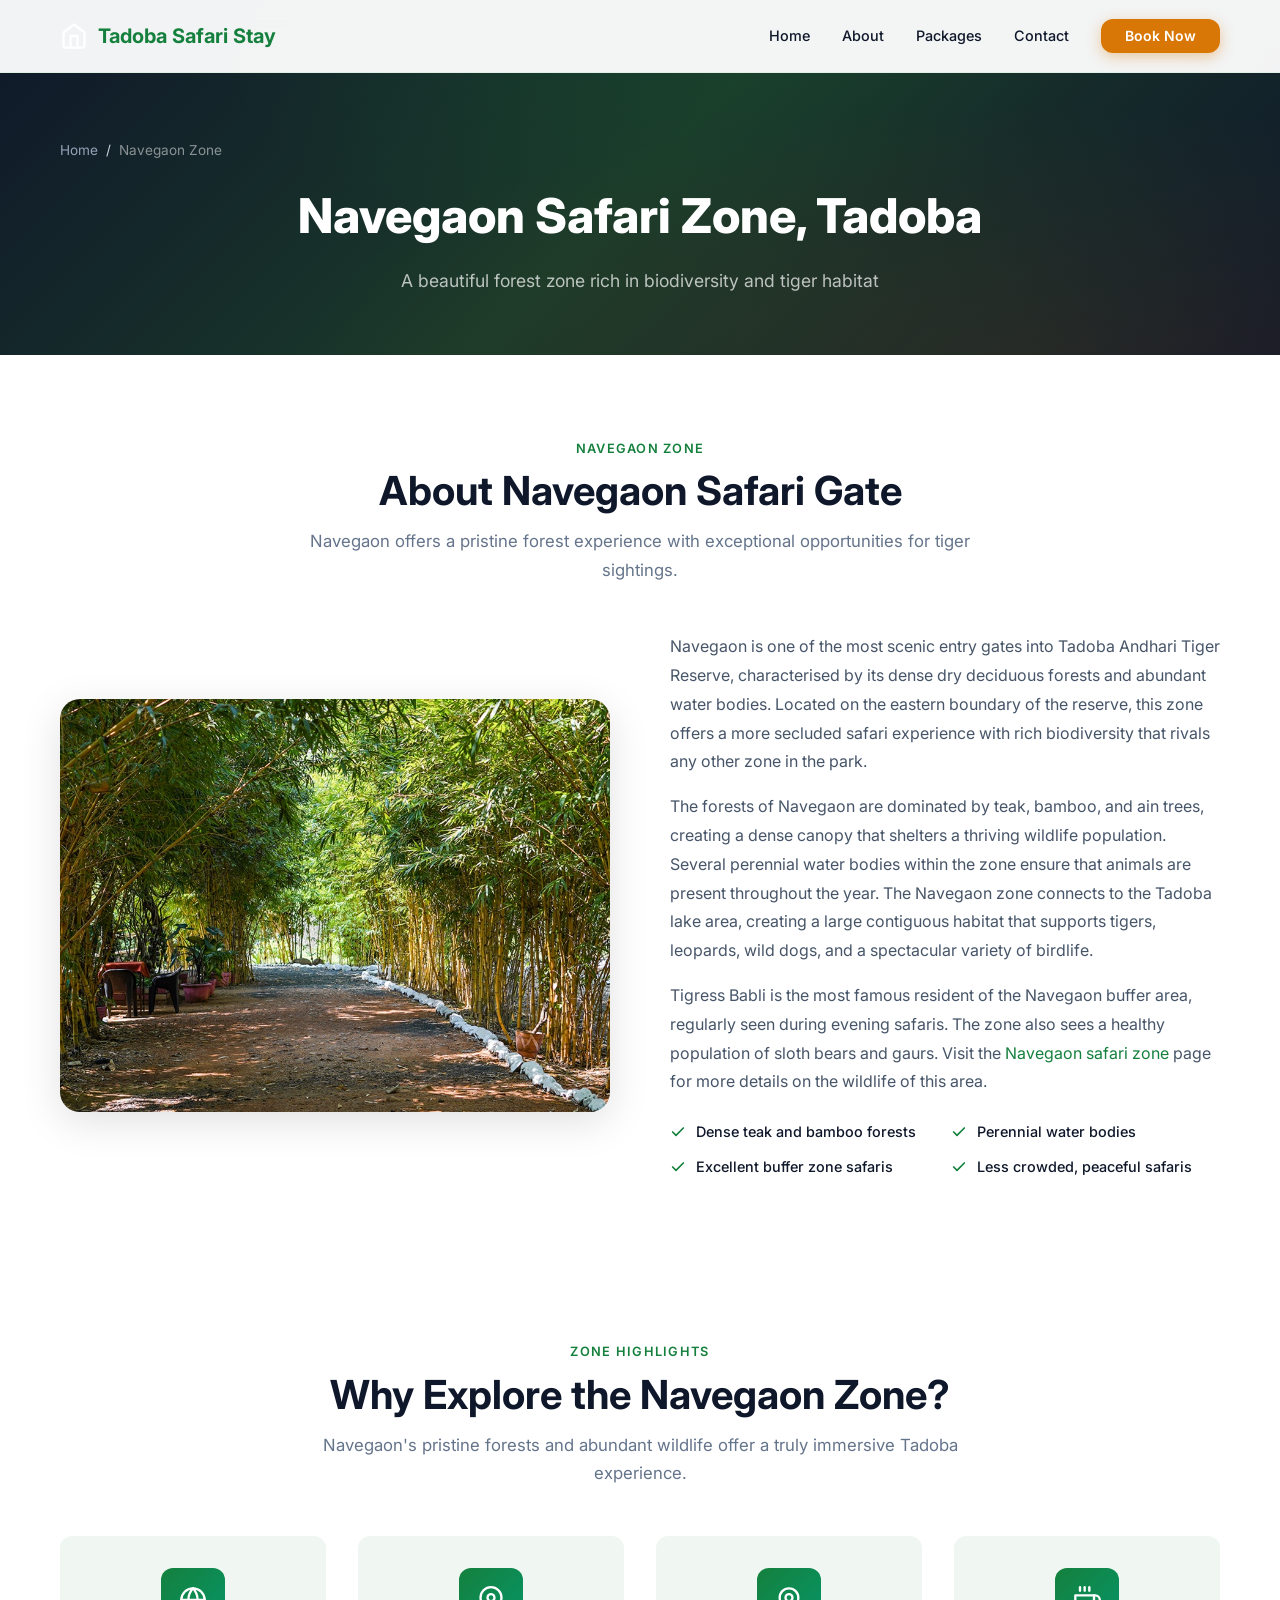
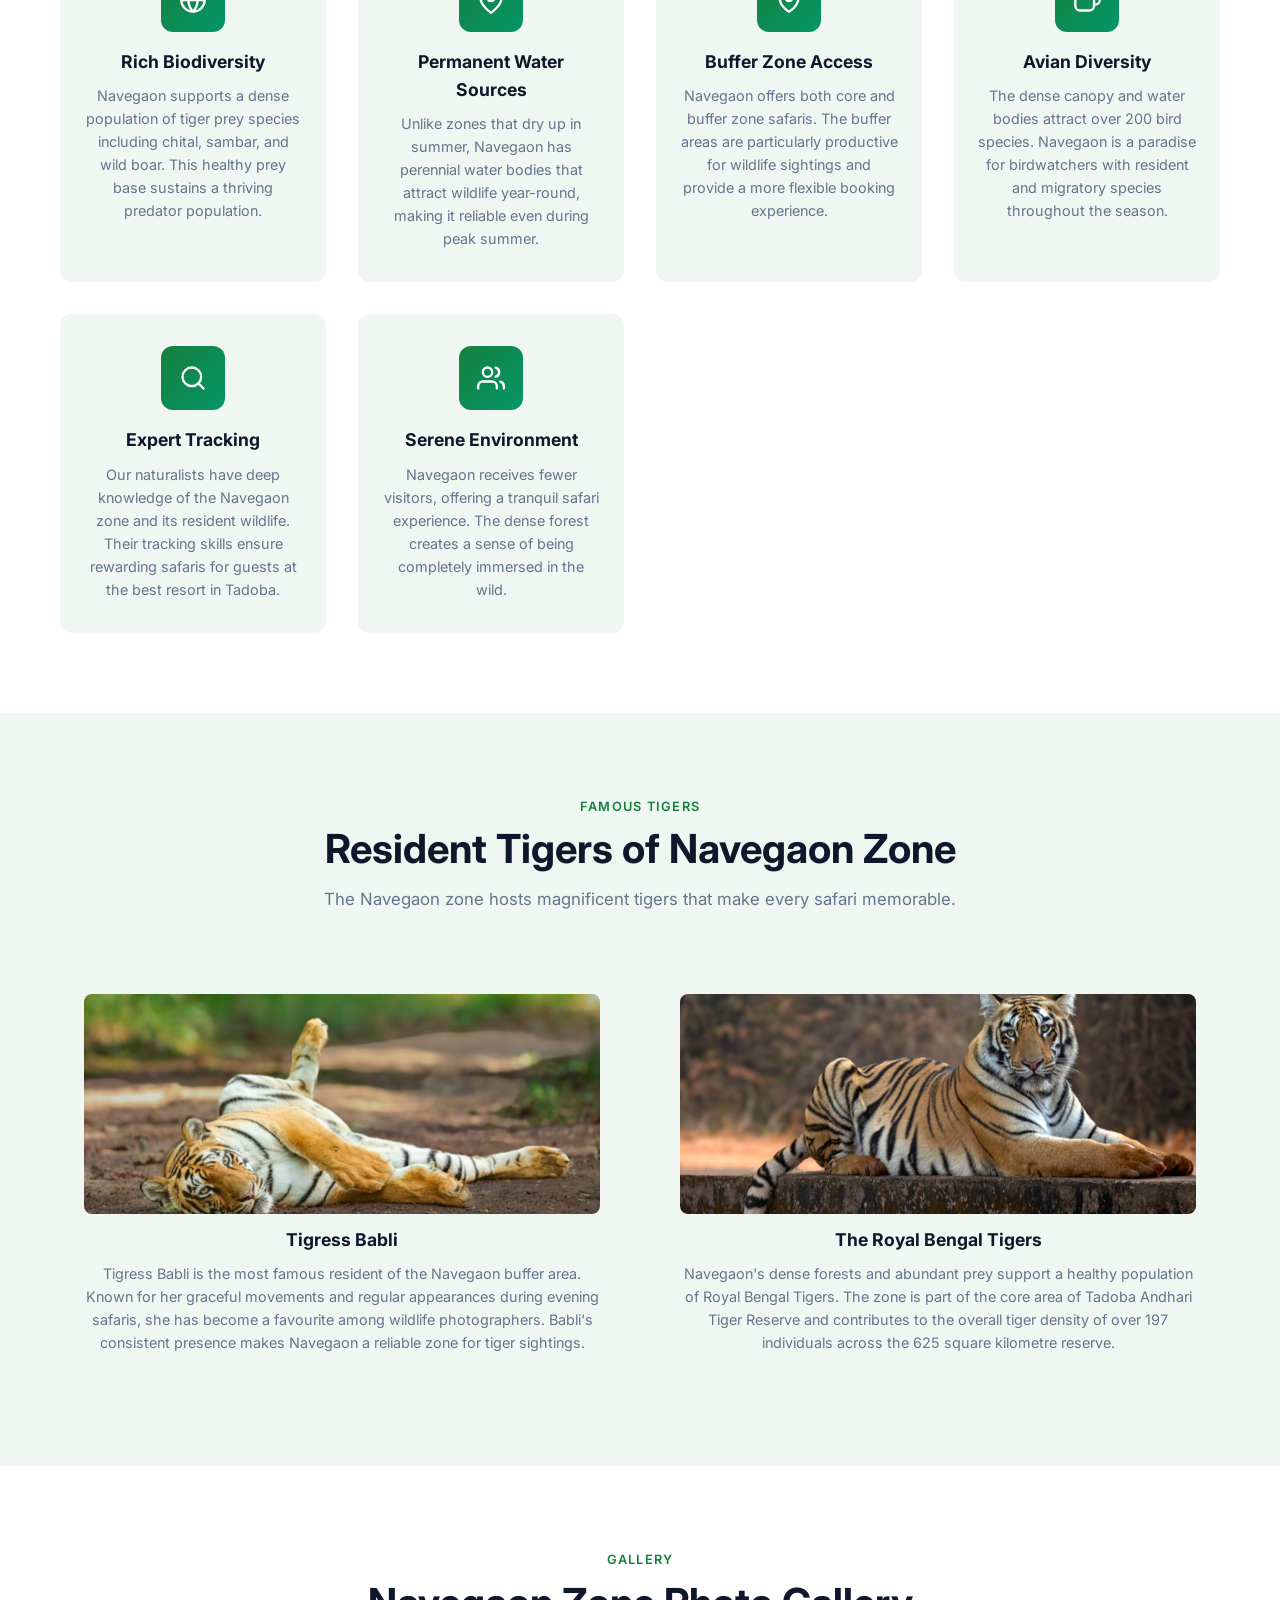
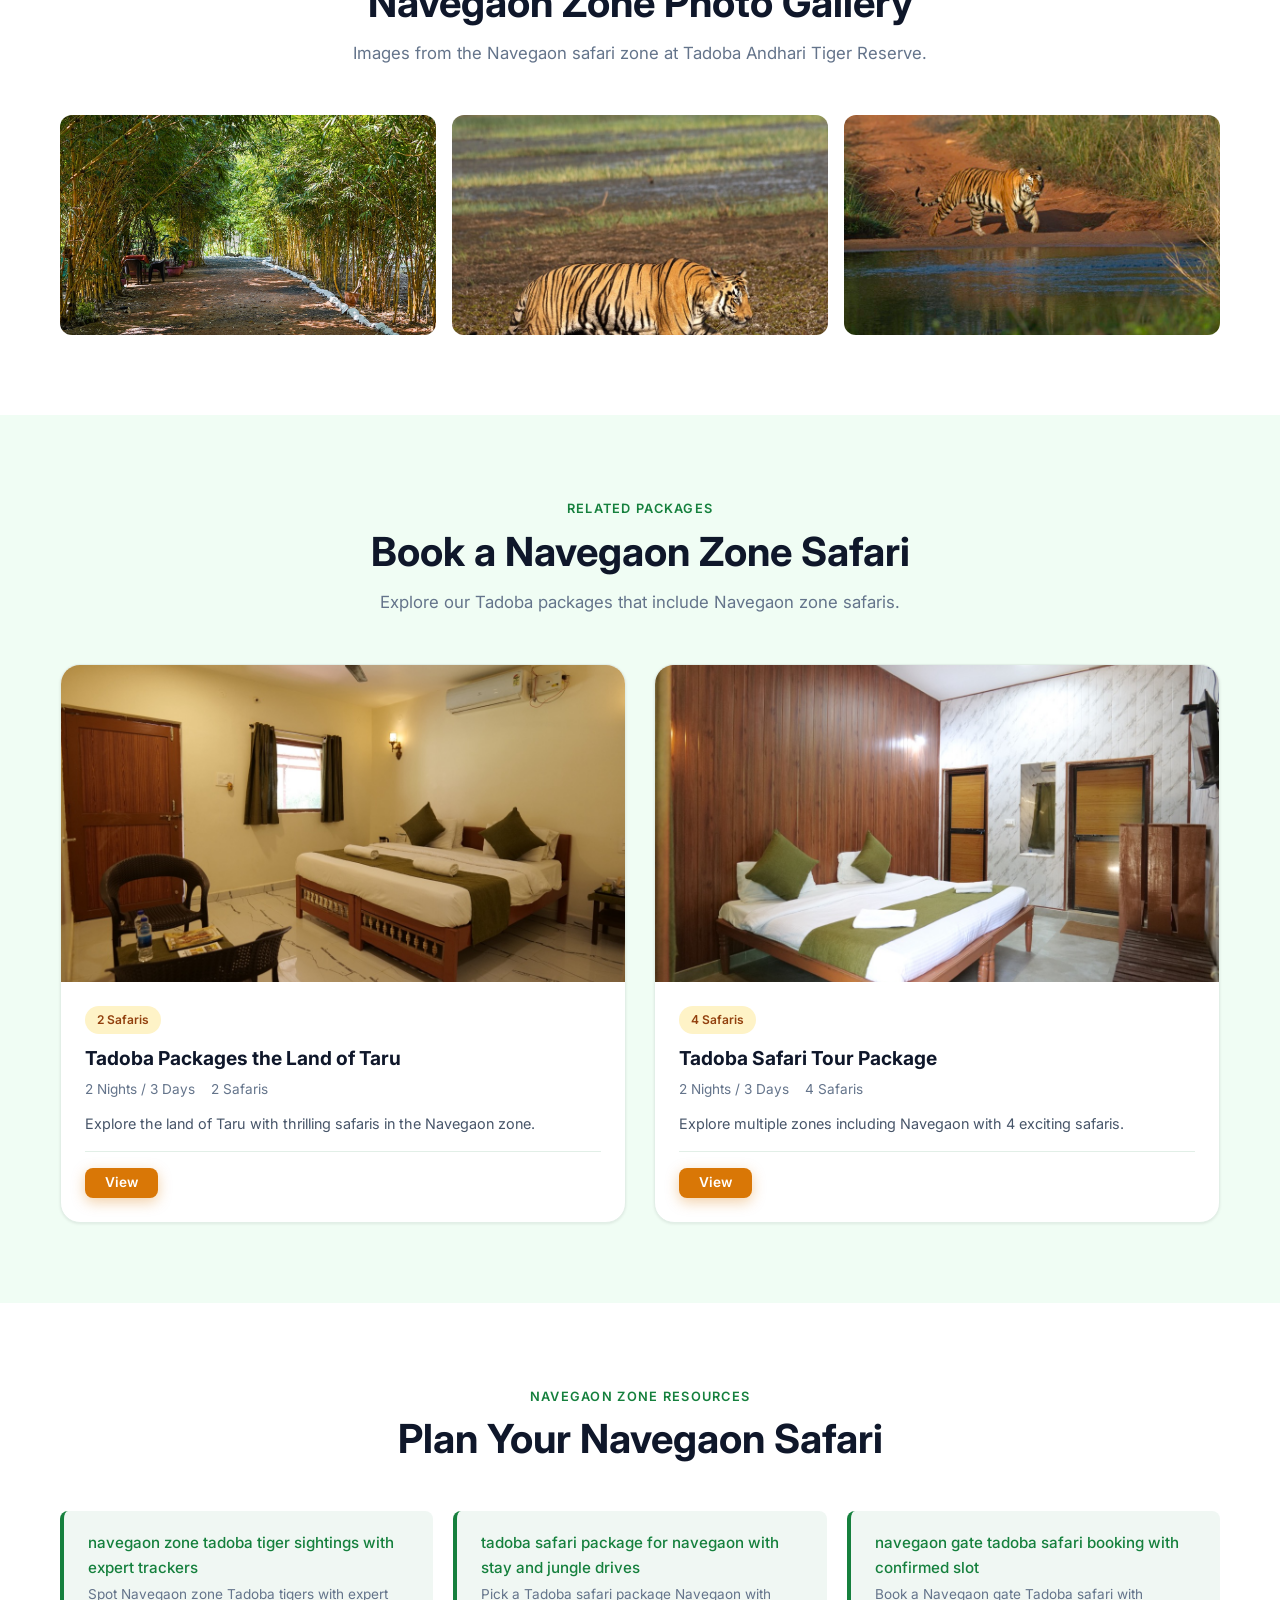
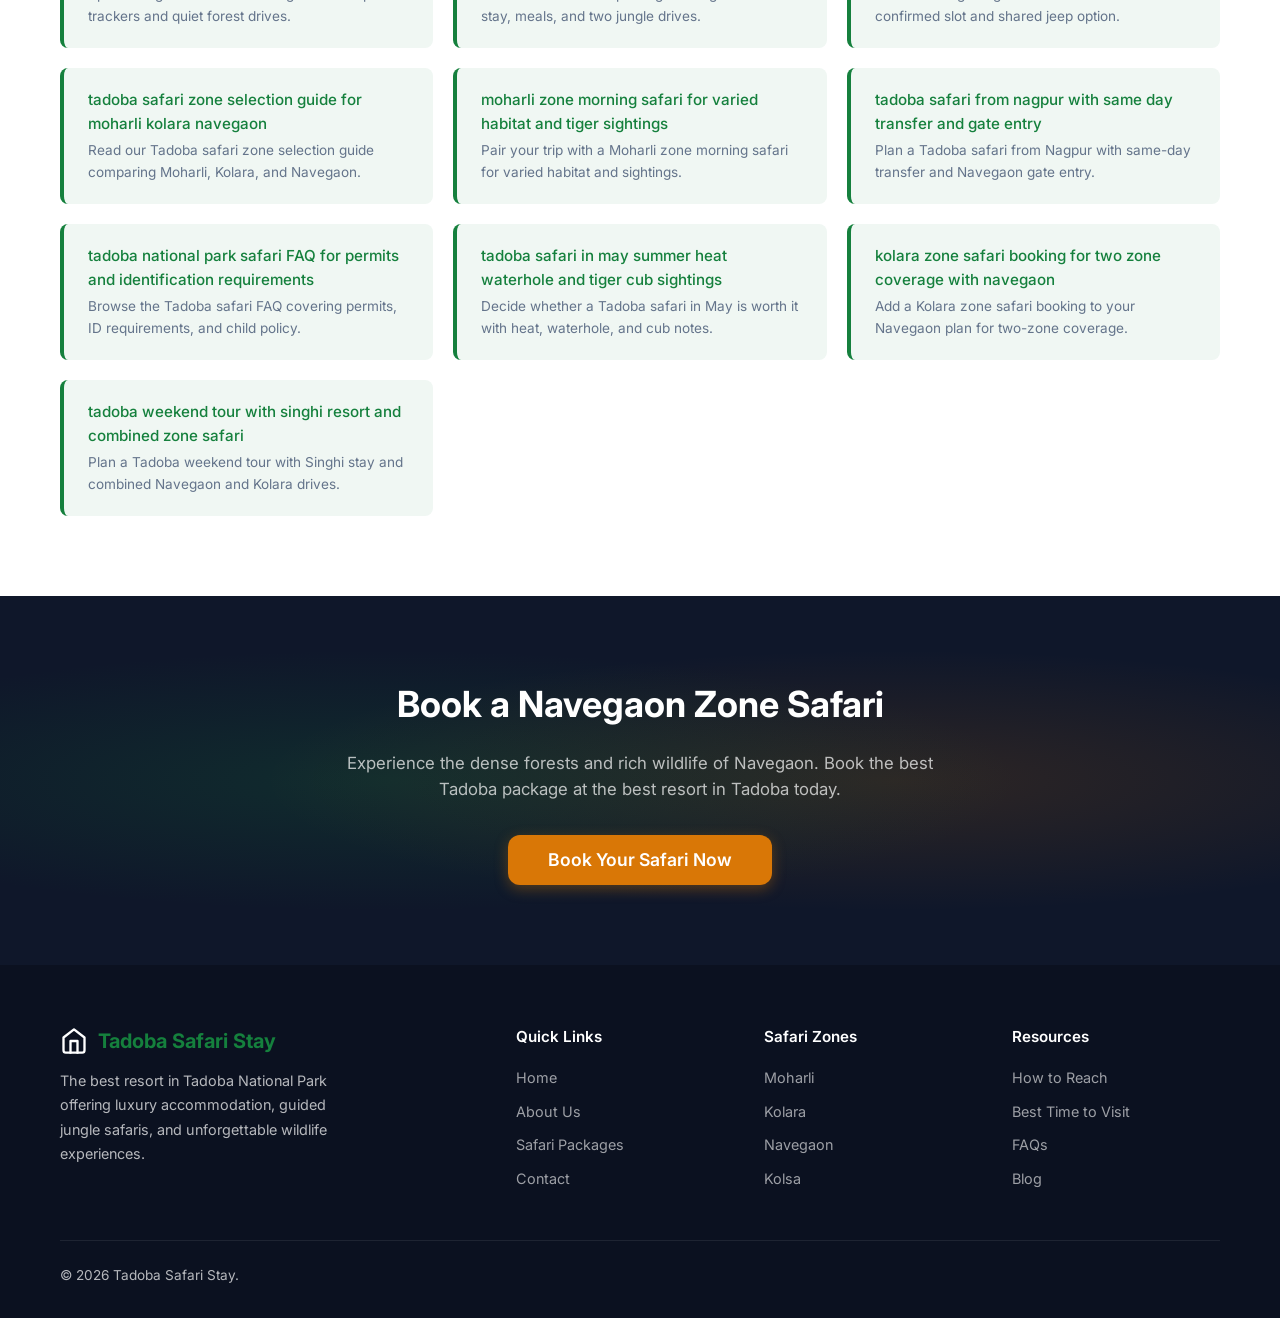
<file: zones/navegaon/index.html>
<!DOCTYPE html>
<html lang="en">
<head>
  <meta charset="UTF-8">
  <meta name="viewport" content="width=device-width, initial-scale=1.0">
  <title>Navegaon Safari Zone Tadoba - Best Resort in Tadoba</title>
  <meta name="description" content="Explore the Navegaon safari zone in Tadoba Andhari Tiger Reserve. Navegaon offers dense forests and exceptional tiger sightings at the best resort in Tadoba.">
  <meta name="keywords" content="navegaon safari zone tadoba, navegaon gate tadoba, tadoba navegaon safari, tadoba national park packages, best resort in tadoba">
  <meta name="robots" content="index, follow">
  <link rel="canonical" href="https://tadoba-national-pack.github.io/tadoba-tour-packages/zones/navegaon/">
  <meta property="og:title" content="Navegaon Safari Zone - Tadoba National Park">
  <meta property="og:description" content="Discover Navegaon - a beautiful safari zone in Tadoba Andhari Tiger Reserve with dense forests and excellent tiger sighting opportunities.">
  <meta property="og:url" content="https://tadoba-national-pack.github.io/tadoba-tour-packages/zones/navegaon/">
  <meta property="og:type" content="website">
  <meta property="og:image" content="https://tadoba-national-pack.github.io/tadoba-tour-packages/images/gallery-3.jpg">
  <meta name="twitter:card" content="summary_large_image">
  <meta name="twitter:title" content="Navegaon Safari Zone - Tadoba National Park">
  <meta name="twitter:description" content="Discover the Navegaon zone at Tadoba for rich biodiversity and tiger sightings.">
  <script type="application/ld+json">
  {
    "@context": "https://schema.org",
    "@type": "TouristAttraction",
    "name": "Navegaon Safari Zone - Tadoba Andhari Tiger Reserve",
    "description": "Navegaon is a scenic safari zone in Tadoba National Park known for dense forests and excellent tiger sightings.",
    "url": "https://tadoba-national-pack.github.io/tadoba-tour-packages/zones/navegaon/",
    "address": {
      "@type": "PostalAddress",
      "addressLocality": "Tadoba Andhari Tiger Reserve",
      "addressRegion": "Maharashtra",
      "addressCountry": "IN"
    }
  }
  </script>
  <link rel="preconnect" href="https://fonts.googleapis.com">
  <link rel="preconnect" href="https://fonts.gstatic.com" crossorigin>
  <link href="https://fonts.googleapis.com/css2?family=Inter:wght@400;500;600;700;800&display=swap" rel="stylesheet">
  <meta name="publisher" content="Tadoba Safari Stay">
  <meta name="google-site-verification" content="A9g_R12dJWBxtQUOpCr26Imr3ohsBCcINAzhMPKMv3I">
  <link rel="stylesheet" href="../../css/style.css">
</head>
<body>

  <nav class="nav">
    <div class="container">
      <a href="../../index.html" class="nav-logo">
        <svg width="28" height="28" viewBox="0 0 24 24" fill="none" stroke="white" stroke-width="2" stroke-linecap="round" stroke-linejoin="round"><path d="M3 9l9-7 9 7v11a2 2 0 0 1-2 2H5a2 2 0 0 1-2-2z"/><polyline points="9 22 9 12 15 12 15 22"/></svg>
        Tadoba Safari Stay
      </a>
      <button class="nav-toggle" id="navToggle" aria-label="Toggle navigation">
        <span></span><span></span><span></span>
      </button>
      <ul class="nav-links" id="navLinks">
        <li><a href="../../index.html" class="nav-link">Home</a></li>
        <li><a href="../../about/" class="nav-link">About</a></li>
        <li><a href="../../index.html#packages" class="nav-link">Packages</a></li>
        <li><a href="../../about/#contact" class="nav-link">Contact</a></li>
        <li><a href="../../index.html#packages" class="btn btn-primary nav-cta">Book Now</a></li>
      </ul>
    </div>
  </nav>

  <section class="page-hero">
    <div class="container">
      <div class="page-hero-content">
        <div class="breadcrumbs">
          <a href="../../index.html">Home</a>
          <span class="separator">/</span>
          <span style="color: rgba(255,255,255,0.5);">Navegaon Zone</span>
        </div>
        <h1>Navegaon Safari Zone, Tadoba</h1>
        <p>A beautiful forest zone rich in biodiversity and tiger habitat</p>
      </div>
    </div>
  </section>

  <section class="content-section">
    <div class="container">
      <div class="section-header">
        <span class="section-tag">Navegaon Zone</span>
        <h2 class="section-title">About Navegaon Safari Gate</h2>
        <p class="section-subtitle">Navegaon offers a pristine forest experience with exceptional opportunities for tiger sightings.</p>
      </div>
      <div class="about-grid">
        <img src="../../images/gallery-3.jpg" alt="Navegaon zone of Tadoba Andhari Tiger Reserve - dense forest wildlife and tadoba buffer zone safari habitat" class="about-image" loading="lazy">
        <div class="about-content">
          <p>Navegaon is one of the most scenic entry gates into Tadoba Andhari Tiger Reserve, characterised by its dense dry deciduous forests and abundant water bodies. Located on the eastern boundary of the reserve, this zone offers a more secluded safari experience with rich biodiversity that rivals any other zone in the park.</p>
          <p>The forests of Navegaon are dominated by teak, bamboo, and ain trees, creating a dense canopy that shelters a thriving wildlife population. Several perennial water bodies within the zone ensure that animals are present throughout the year. The Navegaon zone connects to the Tadoba lake area, creating a large contiguous habitat that supports tigers, leopards, wild dogs, and a spectacular variety of birdlife.</p>
          <p>Tigress Babli is the most famous resident of the Navegaon buffer area, regularly seen during evening safaris. The zone also sees a healthy population of sloth bears and gaurs. Visit the <a href="https://www.tadobasafarisandstays.com/safari/navegaon" target="_blank" rel="noopener">Navegaon safari zone</a> page for more details on the wildlife of this area.</p>
          <div class="about-features">
            <div class="about-feature-item">
              <svg width="16" height="16" viewBox="0 0 24 24" fill="none" stroke="#15803D" stroke-width="2.5" stroke-linecap="round" stroke-linejoin="round"><polyline points="20 6 9 17 4 12"/></svg>
              Dense teak and bamboo forests
            </div>
            <div class="about-feature-item">
              <svg width="16" height="16" viewBox="0 0 24 24" fill="none" stroke="#15803D" stroke-width="2.5" stroke-linecap="round" stroke-linejoin="round"><polyline points="20 6 9 17 4 12"/></svg>
              Perennial water bodies
            </div>
            <div class="about-feature-item">
              <svg width="16" height="16" viewBox="0 0 24 24" fill="none" stroke="#15803D" stroke-width="2.5" stroke-linecap="round" stroke-linejoin="round"><polyline points="20 6 9 17 4 12"/></svg>
              Excellent buffer zone safaris
            </div>
            <div class="about-feature-item">
              <svg width="16" height="16" viewBox="0 0 24 24" fill="none" stroke="#15803D" stroke-width="2.5" stroke-linecap="round" stroke-linejoin="round"><polyline points="20 6 9 17 4 12"/></svg>
              Less crowded, peaceful safaris
            </div>
          </div>
        </div>
      </div>
    </div>
  </section>

  <section class="features-section">
    <div class="container">
      <div class="section-header">
        <span class="section-tag">Zone Highlights</span>
        <h2 class="section-title">Why Explore the Navegaon Zone?</h2>
        <p class="section-subtitle">Navegaon's pristine forests and abundant wildlife offer a truly immersive Tadoba experience.</p>
      </div>
      <div class="features-grid">
        <div class="feature-card">
          <div class="feature-icon">
            <svg width="28" height="28" viewBox="0 0 24 24" fill="none" stroke="white" stroke-width="2" stroke-linecap="round" stroke-linejoin="round"><circle cx="12" cy="12" r="10"/><path d="M2 12h20"/><path d="M12 2a15.3 15.3 0 0 1 4 10 15.3 15.3 0 0 1-4 10 15.3 15.3 0 0 1-4-10 15.3 15.3 0 0 1 4-10z"/></svg>
          </div>
          <h3>Rich Biodiversity</h3>
          <p>Navegaon supports a dense population of tiger prey species including chital, sambar, and wild boar. This healthy prey base sustains a thriving predator population.</p>
        </div>
        <div class="feature-card">
          <div class="feature-icon">
            <svg width="28" height="28" viewBox="0 0 24 24" fill="none" stroke="white" stroke-width="2" stroke-linecap="round" stroke-linejoin="round"><path d="M21 10c0 7-9 13-9 13s-9-6-9-13a9 9 0 0 1 18 0z"/><circle cx="12" cy="10" r="3"/></svg>
          </div>
          <h3>Permanent Water Sources</h3>
          <p>Unlike zones that dry up in summer, Navegaon has perennial water bodies that attract wildlife year-round, making it reliable even during peak summer.</p>
        </div>
        <div class="feature-card">
          <div class="feature-icon">
            <svg width="28" height="28" viewBox="0 0 24 24" fill="none" stroke="white" stroke-width="2" stroke-linecap="round" stroke-linejoin="round"><path d="M12 22s-8-4.5-8-11.8A8 8 0 0 1 12 2a8 8 0 0 1 8 8.2c0 7.3-8 11.8-8 11.8z"/><circle cx="12" cy="10" r="3"/></svg>
          </div>
          <h3>Buffer Zone Access</h3>
          <p>Navegaon offers both core and buffer zone safaris. The buffer areas are particularly productive for wildlife sightings and provide a more flexible booking experience.</p>
        </div>
        <div class="feature-card">
          <div class="feature-icon">
            <svg width="28" height="28" viewBox="0 0 24 24" fill="none" stroke="white" stroke-width="2" stroke-linecap="round" stroke-linejoin="round"><path d="M18 8h1a4 4 0 0 1 0 8h-1"/><path d="M2 8h16v9a4 4 0 0 1-4 4H6a4 4 0 0 1-4-4V8z"/><line x1="6" y1="1" x2="6" y2="4"/><line x1="10" y1="1" x2="10" y2="4"/><line x1="14" y1="1" x2="14" y2="4"/></svg>
          </div>
          <h3>Avian Diversity</h3>
          <p>The dense canopy and water bodies attract over 200 bird species. Navegaon is a paradise for birdwatchers with resident and migratory species throughout the season.</p>
        </div>
        <div class="feature-card">
          <div class="feature-icon">
            <svg width="28" height="28" viewBox="0 0 24 24" fill="none" stroke="white" stroke-width="2" stroke-linecap="round" stroke-linejoin="round"><circle cx="11" cy="11" r="8"/><line x1="21" y1="21" x2="16.65" y2="16.65"/></svg>
          </div>
          <h3>Expert Tracking</h3>
          <p>Our naturalists have deep knowledge of the Navegaon zone and its resident wildlife. Their tracking skills ensure rewarding safaris for guests at the best resort in Tadoba.</p>
        </div>
        <div class="feature-card">
          <div class="feature-icon">
            <svg width="28" height="28" viewBox="0 0 24 24" fill="none" stroke="white" stroke-width="2" stroke-linecap="round" stroke-linejoin="round"><path d="M17 21v-2a4 4 0 0 0-4-4H5a4 4 0 0 0-4 4v2"/><circle cx="9" cy="7" r="4"/><path d="M23 21v-2a4 4 0 0 0-3-3.87"/><path d="M16 3.13a4 4 0 0 1 0 7.75"/></svg>
          </div>
          <h3>Serene Environment</h3>
          <p>Navegaon receives fewer visitors, offering a tranquil safari experience. The dense forest creates a sense of being completely immersed in the wild.</p>
        </div>
      </div>
    </div>
  </section>

  <section class="features-section" style="background: var(--color-muted);">
    <div class="container">
      <div class="section-header">
        <span class="section-tag">Famous Tigers</span>
        <h2 class="section-title">Resident Tigers of Navegaon Zone</h2>
        <p class="section-subtitle">The Navegaon zone hosts magnificent tigers that make every safari memorable.</p>
      </div>
      <div class="features-grid">
        <div class="feature-card">
          <img src="../../images/Babli.jpg" alt="Tigress Babli - graceful resident of Navegaon zone of Tadoba National Park seen on tadoba buffer zone safari" loading="lazy" style="width:100%;height:220px;object-fit:cover;border-radius:8px;margin-bottom:12px;">
          <h3>Tigress Babli</h3>
          <p>Tigress Babli is the most famous resident of the Navegaon buffer area. Known for her graceful movements and regular appearances during evening safaris, she has become a favourite among wildlife photographers. Babli's consistent presence makes Navegaon a reliable zone for tiger sightings.</p>
        </div>
        <div class="feature-card">
          <img src="../../images/_I4O4205.jpg" alt="Royal Bengal Tiger of Navegaon zone in Tadoba National Park on a tadoba jungle safari" loading="lazy" style="width:100%;height:220px;object-fit:cover;border-radius:8px;margin-bottom:12px;">
          <h3>The Royal Bengal Tigers</h3>
          <p>Navegaon's dense forests and abundant prey support a healthy population of Royal Bengal Tigers. The zone is part of the core area of Tadoba Andhari Tiger Reserve and contributes to the overall tiger density of over 197 individuals across the 625 square kilometre reserve.</p>
        </div>
      </div>
    </div>
  </section>

  <section class="features-section">
    <div class="container">
      <div class="section-header">
        <span class="section-tag">Gallery</span>
        <h2 class="section-title">Navegaon Zone Photo Gallery</h2>
        <p class="section-subtitle">Images from the Navegaon safari zone at Tadoba Andhari Tiger Reserve.</p>
      </div>
      <div style="display: grid; grid-template-columns: repeat(auto-fit, minmax(280px, 1fr)); gap: 16px;">
        <img src="../../images/gallery-3.jpg" alt="Navegaon zone Tadoba Andhari Tiger Reserve landscape of dense forest and tadoba jungle safari habitat" loading="lazy" style="width:100%;height:220px;object-fit:cover;border-radius:12px;">
        <img src="../../images/buffer 4.jpg" alt="Tadoba buffer zone safari at Navegaon zone of Tadoba National Park with dense forest cover" loading="lazy" style="width:100%;height:220px;object-fit:cover;border-radius:12px;">
        <img src="../../images/_I4O0108 H.jpg" alt="Wildlife in Navegaon zone of Tadoba National Park captured during a tadoba jungle safari game drive" loading="lazy" style="width:100%;height:220px;object-fit:cover;border-radius:12px;">
      </div>
    </div>
  </section>

  <section class="packages-section" style="background: var(--color-background);">
    <div class="container">
      <div class="section-header">
        <span class="section-tag">Related Packages</span>
        <h2 class="section-title">Book a Navegaon Zone Safari</h2>
        <p class="section-subtitle">Explore our Tadoba packages that include Navegaon zone safaris.</p>
      </div>
      <div class="packages-grid">
        <div class="package-card">
          <img src="../../images/cottage-2-2.jpg" alt="Tadoba Packages the Land of Taru - tadoba national park packages with jungle safari at the best resort in Tadoba" class="package-card-image" loading="lazy">
          <div class="package-card-body">
            <span class="package-card-badge">2 Safaris</span>
            <h3 class="package-card-title"><a href="../../packages/tadoba-land-of-taru/">Tadoba Packages the Land of Taru</a></h3>
            <div class="package-card-meta">
              <span>2 Nights / 3 Days</span>
              <span>2 Safaris</span>
            </div>
            <p class="package-card-desc">Explore the land of Taru with thrilling safaris in the Navegaon zone.</p>
            <div class="package-card-footer">
              <a href="../../packages/tadoba-land-of-taru/" class="btn btn-primary package-card-btn">View</a>
            </div>
          </div>
        </div>
        <div class="package-card">
          <img src="../../images/deluxe.jpg" alt="Tadoba Safari Tour Package - tadoba tour packages with tadoba jungle safari at the best resort in Tadoba" class="package-card-image" loading="lazy">
          <div class="package-card-body">
            <span class="package-card-badge">4 Safaris</span>
            <h3 class="package-card-title"><a href="../../packages/tadoba-safari-tour-package/">Tadoba Safari Tour Package</a></h3>
            <div class="package-card-meta">
              <span>2 Nights / 3 Days</span>
              <span>4 Safaris</span>
            </div>
            <p class="package-card-desc">Explore multiple zones including Navegaon with 4 exciting safaris.</p>
            <div class="package-card-footer">
              <a href="../../packages/tadoba-safari-tour-package/" class="btn btn-primary package-card-btn">View</a>
            </div>
          </div>
        </div>
      </div>
    </div>
  </section>

  <section class="resources-section">
    <div class="container">
      <div class="section-header">
        <span class="section-tag">Navegaon Zone Resources</span>
        <h2 class="section-title">Plan Your Navegaon Safari</h2>
      </div>
      <div class="resources-list">
        <div class="resource-item">
          <h4><a href="https://www.tadobasafarisandstays.com/packages/navegaon" target="_blank" rel="noopener">navegaon zone tadoba tiger sightings with expert trackers</a></h4>
          <p>Spot Navegaon zone Tadoba tigers with expert trackers and quiet forest drives.</p>
        </div>
        <div class="resource-item">
          <h4><a href="https://www.tadobasafarisandstays.com/our-resorts/tadoba-safari-stay" target="_blank" rel="noopener">tadoba safari package for navegaon with stay and jungle drives</a></h4>
          <p>Pick a Tadoba safari package Navegaon with stay, meals, and two jungle drives.</p>
        </div>
        <div class="resource-item">
          <h4><a href="https://www.tadobasafarisandstays.com/safari/navegaon" target="_blank" rel="noopener">navegaon gate tadoba safari booking with confirmed slot</a></h4>
          <p>Book a Navegaon gate Tadoba safari with confirmed slot and shared jeep option.</p>
        </div>
        <div class="resource-item">
          <h4><a href="https://www.tadobasafarisandstays.com/blog/choosing-tadoba-zones" target="_blank" rel="noopener">tadoba safari zone selection guide for moharli kolara navegaon</a></h4>
          <p>Read our Tadoba safari zone selection guide comparing Moharli, Kolara, and Navegaon.</p>
        </div>
        <div class="resource-item">
          <h4><a href="https://www.tadobasafarisandstays.com/safari/moharli" target="_blank" rel="noopener">moharli zone morning safari for varied habitat and tiger sightings</a></h4>
          <p>Pair your trip with a Moharli zone morning safari for varied habitat and sightings.</p>
        </div>
        <div class="resource-item">
          <h4><a href="https://www.tadobasafarisandstays.com/blog/how-to-reach-tadoba" target="_blank" rel="noopener">tadoba safari from nagpur with same day transfer and gate entry</a></h4>
          <p>Plan a Tadoba safari from Nagpur with same-day transfer and Navegaon gate entry.</p>
        </div>
        <div class="resource-item">
          <h4><a href="https://www.tadobasafarisandstays.com/faq" target="_blank" rel="noopener">tadoba national park safari FAQ for permits and identification requirements</a></h4>
          <p>Browse the Tadoba safari FAQ covering permits, ID requirements, and child policy.</p>
        </div>
        <div class="resource-item">
          <h4><a href="https://www.tadobasafarisandstays.com/when-to-visit" target="_blank" rel="noopener">tadoba safari in may summer heat waterhole and tiger cub sightings</a></h4>
          <p>Decide whether a Tadoba safari in May is worth it with heat, waterhole, and cub notes.</p>
        </div>
        <div class="resource-item">
          <h4><a href="https://www.tadobasafarisandstays.com/safari/kolara" target="_blank" rel="noopener">kolara zone safari booking for two zone coverage with navegaon</a></h4>
          <p>Add a Kolara zone safari booking to your Navegaon plan for two-zone coverage.</p>
        </div>
        <div class="resource-item">
          <h4><a href="https://www.tadobasafarisandstays.com/our-resorts/singhi-state" target="_blank" rel="noopener">tadoba weekend tour with singhi resort and combined zone safari</a></h4>
          <p>Plan a Tadoba weekend tour with Singhi stay and combined Navegaon and Kolara drives.</p>
        </div>
      </div>
    </div>
  </section>

  <section class="cta-section">
    <div class="container">
      <div class="cta-content">
        <h2>Book a Navegaon Zone Safari</h2>
        <p>Experience the dense forests and rich wildlife of Navegaon. Book the best Tadoba package at the best resort in Tadoba today.</p>
        <a href="../../index.html#packages" class="btn btn-primary" style="font-size: 1.1rem; padding: 16px 40px;">Book Your Safari Now</a>
      </div>
    </div>
  </section>

  <footer class="footer">
    <div class="container">
      <div class="footer-grid">
        <div class="footer-brand">
          <a href="../../index.html" class="nav-logo">
            <svg width="28" height="28" viewBox="0 0 24 24" fill="none" stroke="white" stroke-width="2" stroke-linecap="round" stroke-linejoin="round"><path d="M3 9l9-7 9 7v11a2 2 0 0 1-2 2H5a2 2 0 0 1-2-2z"/><polyline points="9 22 9 12 15 12 15 22"/></svg>
            Tadoba Safari Stay
          </a>
          <p>The best resort in Tadoba National Park offering luxury accommodation, guided jungle safaris, and unforgettable wildlife experiences.</p>
        </div>
        <div>
          <h4 class="footer-heading">Quick Links</h4>
          <ul class="footer-links">
            <li><a href="../../index.html">Home</a></li>
            <li><a href="../../about/">About Us</a></li>
            <li><a href="../../index.html#packages">Safari Packages</a></li>
            <li><a href="../../about/#contact">Contact</a></li>
          </ul>
        </div>
        <div>
          <h4 class="footer-heading">Safari Zones</h4>
          <ul class="footer-links">
            <li><a href="../moharli/">Moharli</a></li>
            <li><a href="../kolara/">Kolara</a></li>
            <li><a href="../navegaon/">Navegaon</a></li>
            <li><a href="https://www.tadobasafarisandstays.com/safari/kolsa" target="_blank" rel="noopener">Kolsa</a></li>
          </ul>
        </div>
        <div>
          <h4 class="footer-heading">Resources</h4>
          <ul class="footer-links">
            <li><a href="https://www.tadobasafarisandstays.com/how-to-reach" target="_blank" rel="noopener">How to Reach</a></li>
            <li><a href="https://www.tadobasafarisandstays.com/when-to-visit" target="_blank" rel="noopener">Best Time to Visit</a></li>
            <li><a href="https://www.tadobasafarisandstays.com/faq" target="_blank" rel="noopener">FAQs</a></li>
            <li><a href="https://www.tadobasafarisandstays.com/blog" target="_blank" rel="noopener">Blog</a></li>
          </ul>
        </div>
      </div>
      <div class="footer-bottom">
        <span>&copy; 2026 Tadoba Safari Stay.</span>
        <div class="footer-bottom-links"></div>
      </div>
    </div>
  </footer>

  <script>
    document.getElementById('navToggle')?.addEventListener('click', function() {
      document.getElementById('navLinks')?.classList.toggle('open');
    });
    document.querySelectorAll('.nav-link').forEach(link => {
      link.addEventListener('click', () => {
        document.getElementById('navLinks')?.classList.remove('open');
      });
    });
  </script>

</body>
</html>
</file>
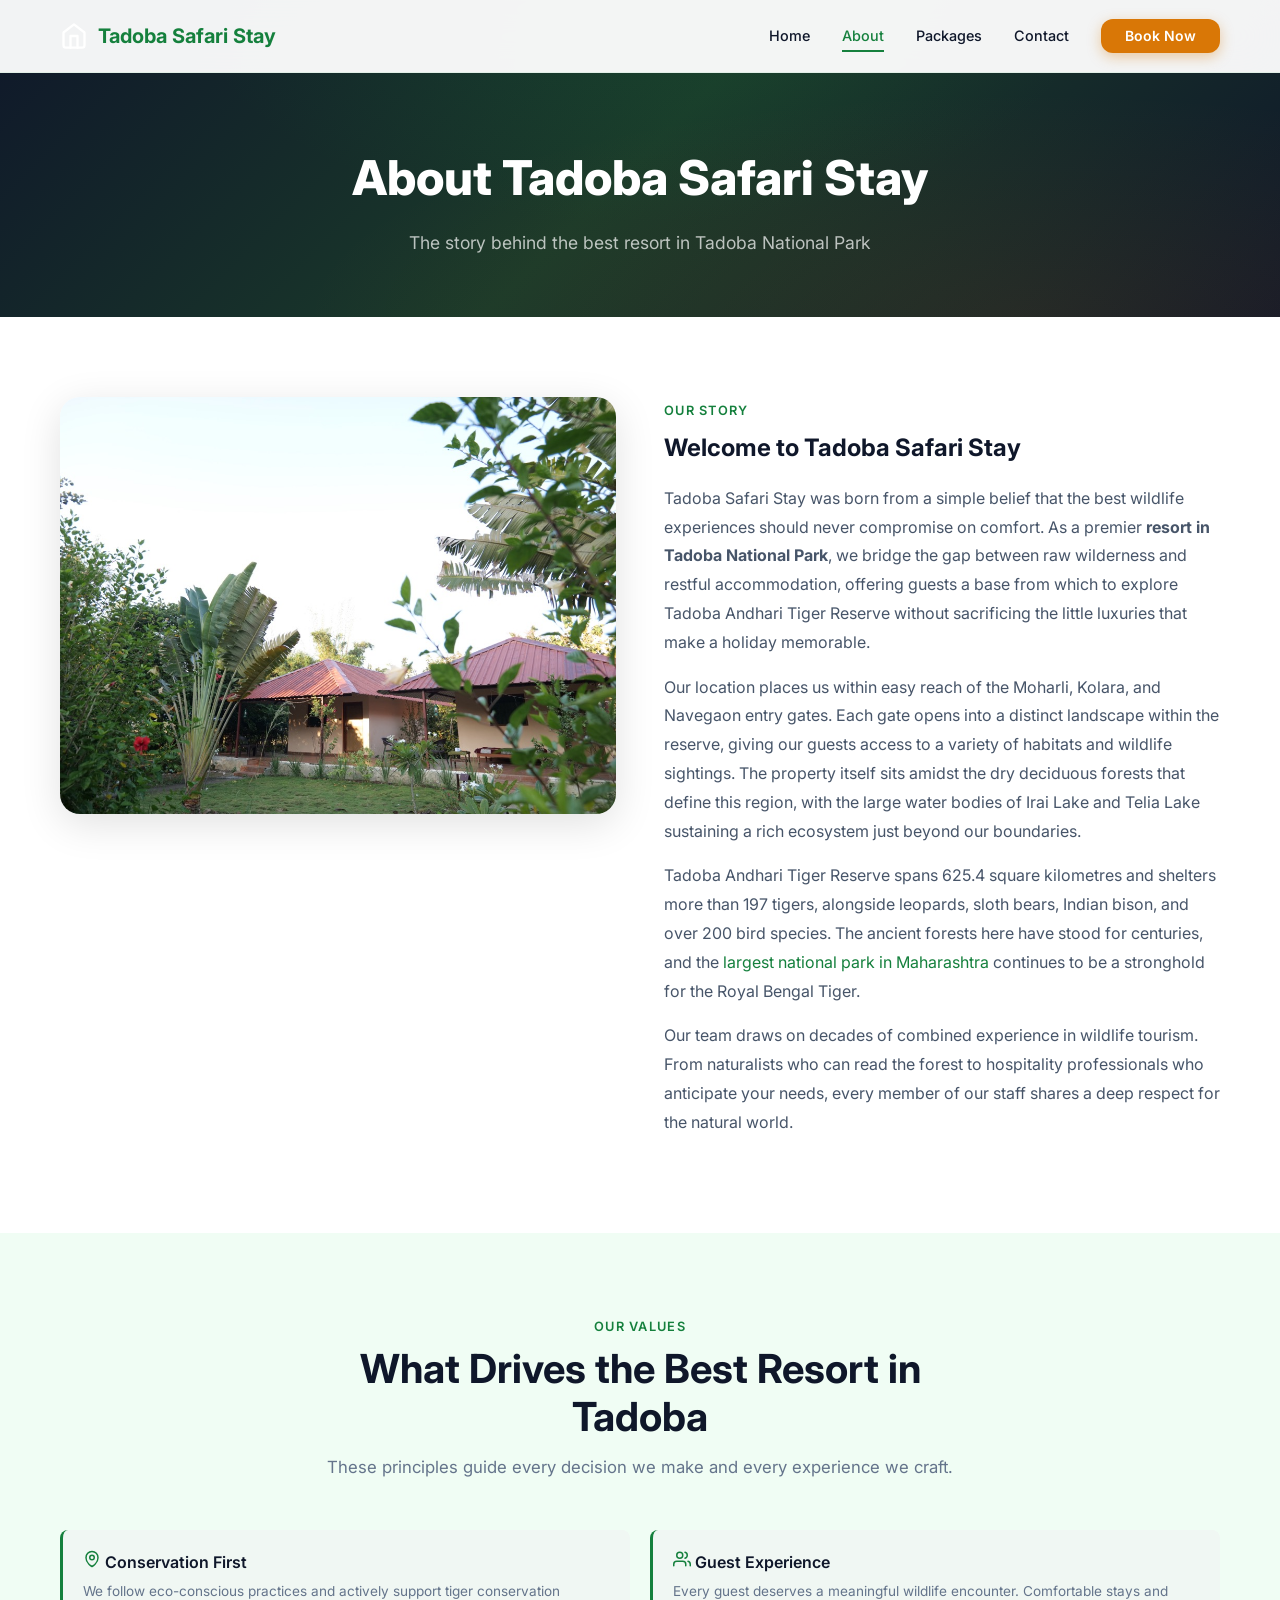
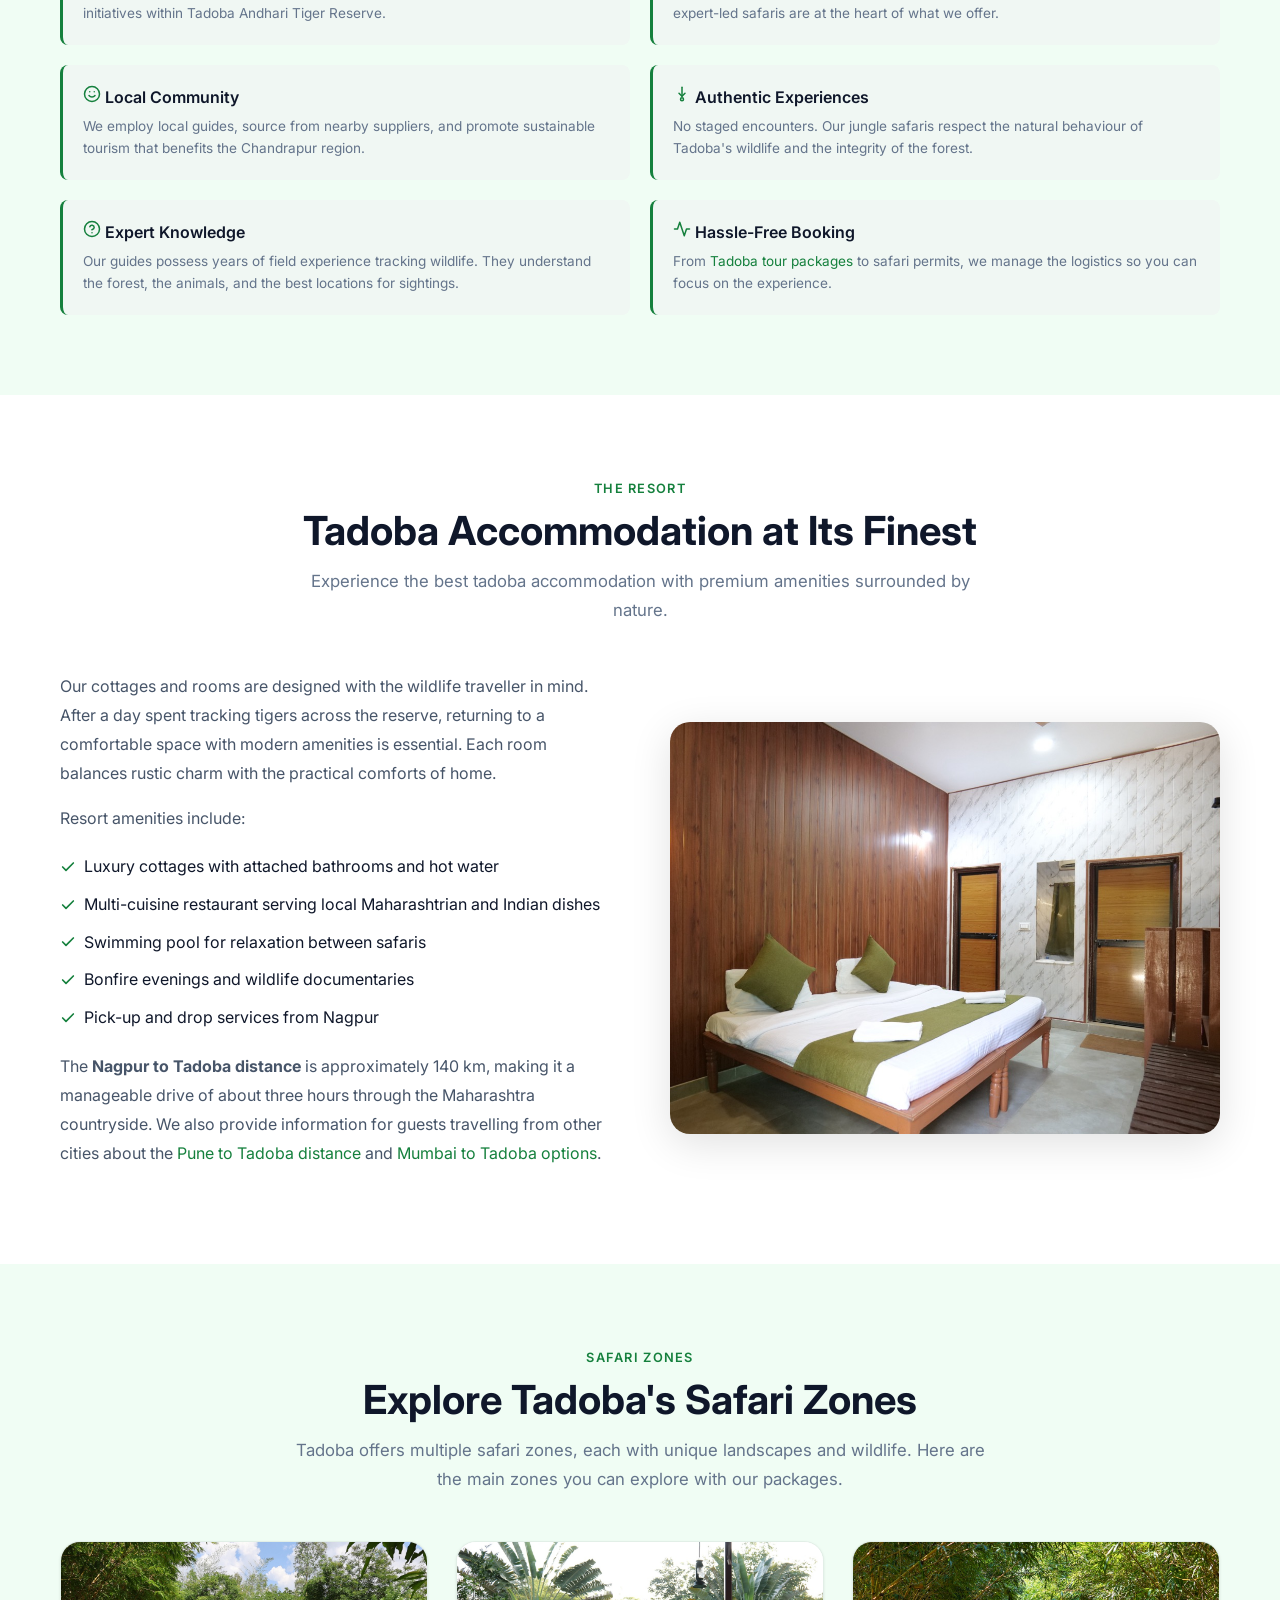
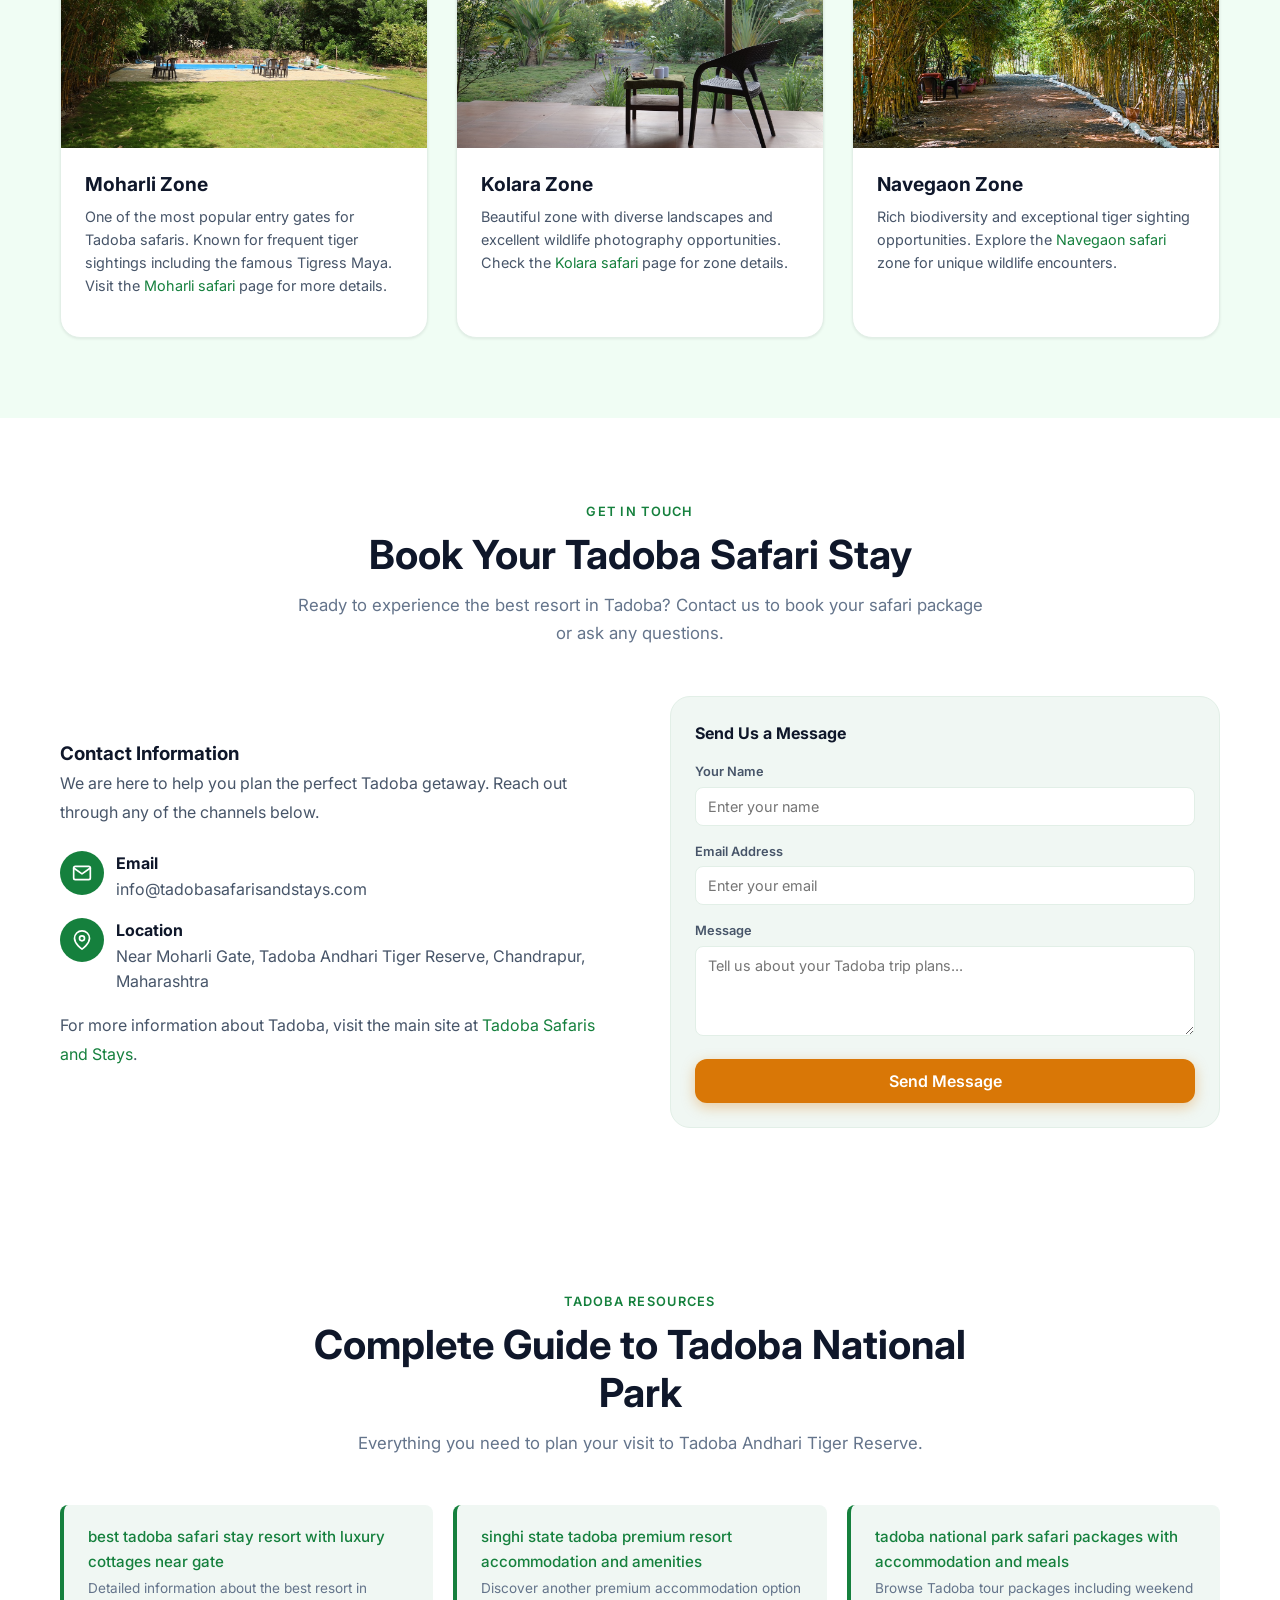
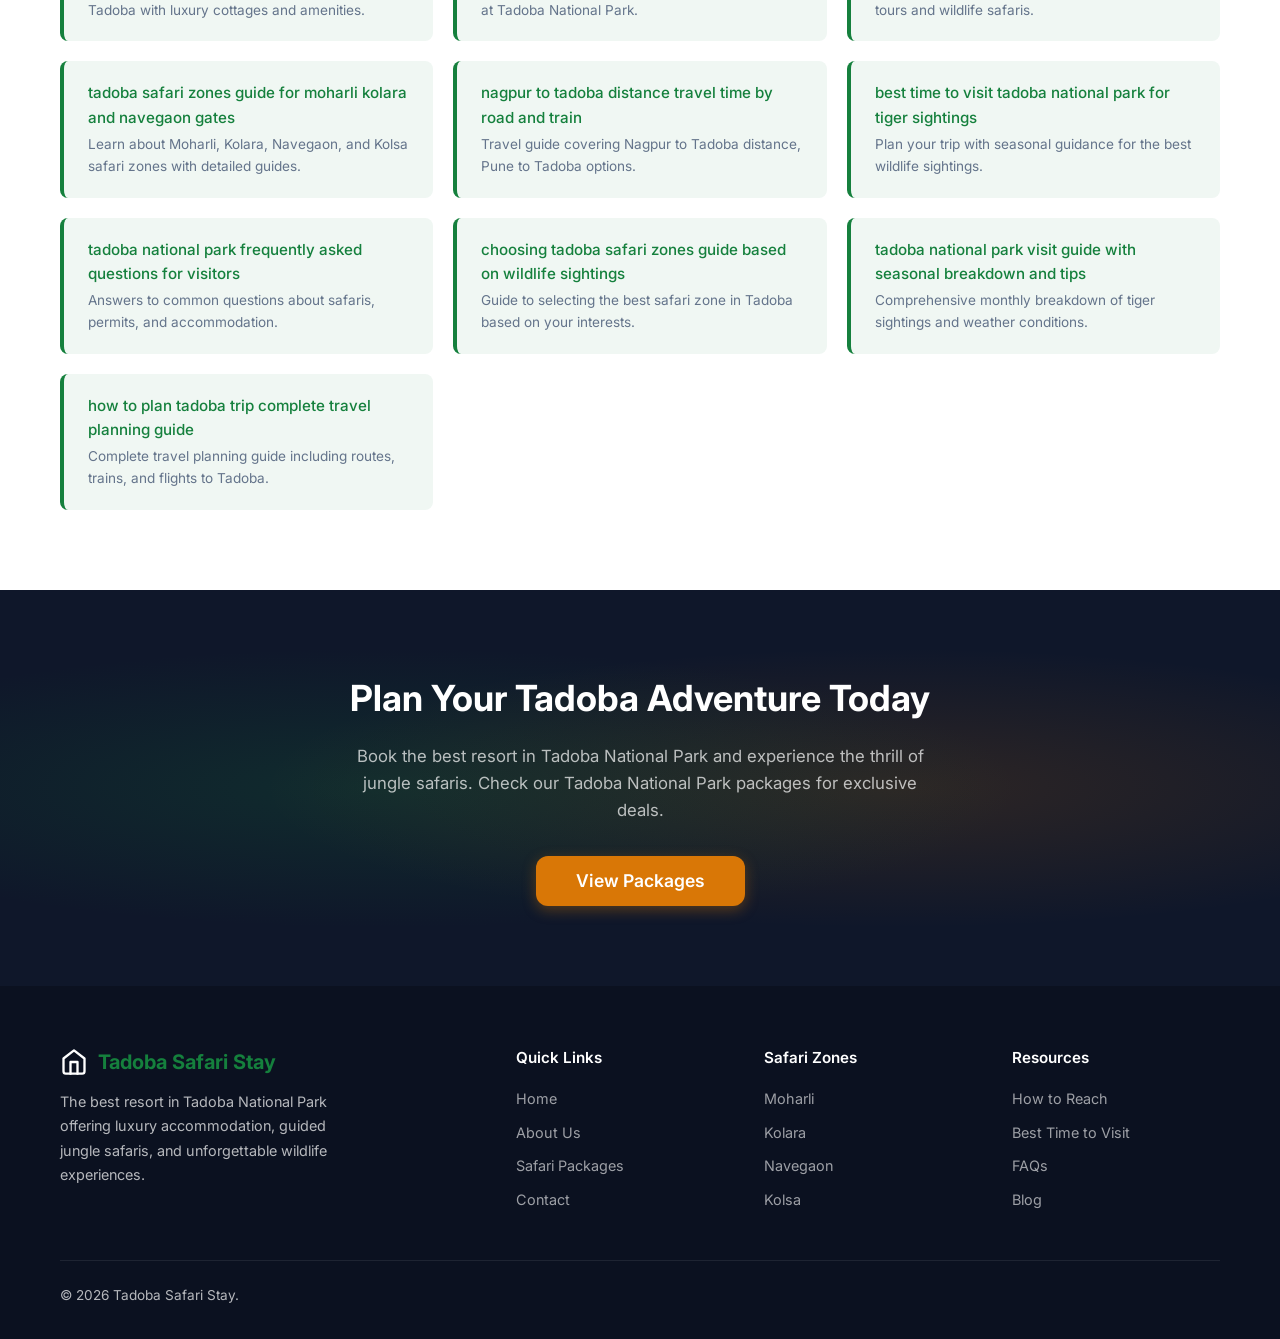
<file: about.html>
<!DOCTYPE html>
<html lang="en">
<head>
  <meta charset="UTF-8">
  <meta name="viewport" content="width=device-width, initial-scale=1.0">
  <title>About the Best Resort in Tadoba - Tadoba Safari Stay</title>
  <meta name="description" content="Learn about Tadoba Safari Stay - the best resort in Tadoba National Park. Discover our story, values, and wildlife experiences.">
  <meta name="keywords" content="about tadoba safari stay, best resort in tadoba, tadoba national park resort, tadoba accommodation, tadoba hotels">
  <meta name="robots" content="index, follow">
  <link rel="canonical" href="https://tadoba-national-pack.github.io/tadoba-tour-packages/about.html">
  <meta property="og:title" content="About Tadoba Safari Stay - Best Resort in Tadoba National Park">
  <meta property="og:description" content="Discover the story behind Tadoba Safari Stay, the premier resort in Tadoba Andhari Tiger Reserve offering exceptional wildlife stays.">
  <meta property="og:url" content="https://tadoba-national-pack.github.io/tadoba-tour-packages/about.html">
  <meta property="og:type" content="website">
  <meta property="og:image" content="https://tadoba-national-pack.github.io/tadoba-tour-packages/images/cottage-1.jpg">
  <meta name="twitter:card" content="summary_large_image">
  <meta name="twitter:title" content="About Tadoba Safari Stay - Best Resort in Tadoba National Park">
  <meta name="twitter:description" content="Discover the premier resort in Tadoba offering luxury wildlife experiences.">
  <script type="application/ld+json">
  {
    "@context": "https://schema.org",
    "@type": "LodgingBusiness",
    "name": "Tadoba Safari Stay",
    "description": "Best resort in Tadoba National Park, Maharashtra",
    "url": "https://tadoba-national-pack.github.io/tadoba-tour-packages/about.html",
    "address": {
      "@type": "PostalAddress",
      "addressLocality": "Tadoba Andhari Tiger Reserve",
      "addressRegion": "Maharashtra",
      "addressCountry": "IN"
    }
  }
  </script>
  <link rel="preconnect" href="https://fonts.googleapis.com">
  <link rel="preconnect" href="https://fonts.gstatic.com" crossorigin>
  <link href="https://fonts.googleapis.com/css2?family=Inter:wght@400;500;600;700;800&display=swap" rel="stylesheet">
  <meta name="publisher" content="Tadoba Safari Stay">
  <meta name="google-site-verification" content="A9g_R12dJWBxtQUOpCr26Imr3ohsBCcINAzhMPKMv3I">
  <link rel="stylesheet" href="css/style.css">
</head>
<body>

  <nav class="nav">
    <div class="container">
      <a href="index.html" class="nav-logo">
        <svg width="28" height="28" viewBox="0 0 24 24" fill="none" stroke="white" stroke-width="2" stroke-linecap="round" stroke-linejoin="round"><path d="M3 9l9-7 9 7v11a2 2 0 0 1-2 2H5a2 2 0 0 1-2-2z"/><polyline points="9 22 9 12 15 12 15 22"/></svg>
        Tadoba Safari Stay
      </a>
      <button class="nav-toggle" id="navToggle" aria-label="Toggle navigation">
        <span></span><span></span><span></span>
      </button>
      <ul class="nav-links" id="navLinks">
        <li><a href="index.html" class="nav-link">Home</a></li>
        <li><a href="about.html" class="nav-link active">About</a></li>
        <li><a href="index.html#packages" class="nav-link">Packages</a></li>
        <li><a href="#contact" class="nav-link">Contact</a></li>
        <li><a href="index.html#packages" class="btn btn-primary nav-cta">Book Now</a></li>
      </ul>
    </div>
  </nav>

  <section class="page-hero">
    <div class="container">
      <div class="page-hero-content">
        <h1>About Tadoba Safari Stay</h1>
        <p>The story behind the best resort in Tadoba National Park</p>
      </div>
    </div>
  </section>

  <section class="content-section">
    <div class="container">
      <div class="content-grid">
        <div>
          <img src="images/cottage-1.jpg" alt="Tadoba Safari Stay resort - best resort in Tadoba National Park with luxury cottages and tadoba accommodation" class="about-image" loading="lazy">
        </div>
        <div class="content-block">
          <span class="section-tag">Our Story</span>
          <h2>Welcome to Tadoba Safari Stay</h2>
          <p>Tadoba Safari Stay was born from a simple belief that the best wildlife experiences should never compromise on comfort. As a premier <strong>resort in Tadoba National Park</strong>, we bridge the gap between raw wilderness and restful accommodation, offering guests a base from which to explore Tadoba Andhari Tiger Reserve without sacrificing the little luxuries that make a holiday memorable.</p>
          <p>Our location places us within easy reach of the Moharli, Kolara, and Navegaon entry gates. Each gate opens into a distinct landscape within the reserve, giving our guests access to a variety of habitats and wildlife sightings. The property itself sits amidst the dry deciduous forests that define this region, with the large water bodies of Irai Lake and Telia Lake sustaining a rich ecosystem just beyond our boundaries.</p>
          <p>Tadoba Andhari Tiger Reserve spans 625.4 square kilometres and shelters more than 197 tigers, alongside leopards, sloth bears, Indian bison, and over 200 bird species. The ancient forests here have stood for centuries, and the <a href="https://www.tadobasafarisandstays.com/" target="_blank" rel="noopener">largest national park in Maharashtra</a> continues to be a stronghold for the Royal Bengal Tiger.</p>
          <p>Our team draws on decades of combined experience in wildlife tourism. From naturalists who can read the forest to hospitality professionals who anticipate your needs, every member of our staff shares a deep respect for the natural world.</p>
        </div>
      </div>
    </div>
  </section>

  <section class="packages-section">
    <div class="container">
      <div class="section-header">
        <span class="section-tag">Our Values</span>
        <h2 class="section-title">What Drives the Best Resort in Tadoba</h2>
        <p class="section-subtitle">These principles guide every decision we make and every experience we craft.</p>
      </div>
      <div class="values-grid">
        <div class="value-card">
          <h4>
            <svg width="18" height="18" viewBox="0 0 24 24" fill="none" stroke="#15803D" stroke-width="2" stroke-linecap="round" stroke-linejoin="round"><path d="M12 22s-8-4.5-8-11.8A8 8 0 0 1 12 2a8 8 0 0 1 8 8.2c0 7.3-8 11.8-8 11.8z"/><circle cx="12" cy="10" r="3"/></svg>
            Conservation First
          </h4>
          <p>We follow eco-conscious practices and actively support tiger conservation initiatives within Tadoba Andhari Tiger Reserve.</p>
        </div>
        <div class="value-card">
          <h4>
            <svg width="18" height="18" viewBox="0 0 24 24" fill="none" stroke="#15803D" stroke-width="2" stroke-linecap="round" stroke-linejoin="round"><path d="M17 21v-2a4 4 0 0 0-4-4H5a4 4 0 0 0-4 4v2"/><circle cx="9" cy="7" r="4"/><path d="M23 21v-2a4 4 0 0 0-3-3.87"/><path d="M16 3.13a4 4 0 0 1 0 7.75"/></svg>
            Guest Experience
          </h4>
          <p>Every guest deserves a meaningful wildlife encounter. Comfortable stays and expert-led safaris are at the heart of what we offer.</p>
        </div>
        <div class="value-card">
          <h4>
            <svg width="18" height="18" viewBox="0 0 24 24" fill="none" stroke="#15803D" stroke-width="2" stroke-linecap="round" stroke-linejoin="round"><circle cx="12" cy="12" r="10"/><path d="M8 14s1.5 2 4 2 4-2 4-2"/><line x1="9" y1="9" x2="9.01" y2="9"/><line x1="15" y1="9" x2="15.01" y2="9"/></svg>
            Local Community
          </h4>
          <p>We employ local guides, source from nearby suppliers, and promote sustainable tourism that benefits the Chandrapur region.</p>
        </div>
        <div class="value-card">
          <h4>
            <svg width="18" height="18" viewBox="0 0 24 24" fill="none" stroke="#15803D" stroke-width="2" stroke-linecap="round" stroke-linejoin="round"><path d="M12 3v12"/><path d="M8 11l4 4 4-4"/><circle cx="12" cy="19" r="2"/></svg>
            Authentic Experiences
          </h4>
          <p>No staged encounters. Our jungle safaris respect the natural behaviour of Tadoba's wildlife and the integrity of the forest.</p>
        </div>
        <div class="value-card">
          <h4>
            <svg width="18" height="18" viewBox="0 0 24 24" fill="none" stroke="#15803D" stroke-width="2" stroke-linecap="round" stroke-linejoin="round"><circle cx="12" cy="12" r="10"/><path d="M9.09 9a3 3 0 0 1 5.83 1c0 2-3 3-3 3"/><line x1="12" y1="17" x2="12.01" y2="17"/></svg>
            Expert Knowledge
          </h4>
          <p>Our guides possess years of field experience tracking wildlife. They understand the forest, the animals, and the best locations for sightings.</p>
        </div>
        <div class="value-card">
          <h4>
            <svg width="18" height="18" viewBox="0 0 24 24" fill="none" stroke="#15803D" stroke-width="2" stroke-linecap="round" stroke-linejoin="round"><polyline points="22 12 18 12 15 21 9 3 6 12 2 12"/></svg>
            Hassle-Free Booking
          </h4>
          <p>From <a href="https://www.tadobasafarisandstays.com/packages" target="_blank" rel="noopener">Tadoba tour packages</a> to safari permits, we manage the logistics so you can focus on the experience.</p>
        </div>
      </div>
    </div>
  </section>

  <section class="content-section">
    <div class="container">
      <div class="section-header">
        <span class="section-tag">The Resort</span>
        <h2 class="section-title">Tadoba Accommodation at Its Finest</h2>
        <p class="section-subtitle">Experience the best tadoba accommodation with premium amenities surrounded by nature.</p>
      </div>
      <div class="about-grid">
        <div class="content-block">
          <p>Our cottages and rooms are designed with the wildlife traveller in mind. After a day spent tracking tigers across the reserve, returning to a comfortable space with modern amenities is essential. Each room balances rustic charm with the practical comforts of home.</p>
          <p>Resort amenities include:</p>
          <ul style="list-style: none; margin-top: 12px;">
            <li style="padding: 6px 0; display: flex; align-items: center; gap: 8px;">
              <svg width="16" height="16" viewBox="0 0 24 24" fill="none" stroke="#15803D" stroke-width="2.5" stroke-linecap="round" stroke-linejoin="round"><polyline points="20 6 9 17 4 12"/></svg>
              Luxury cottages with attached bathrooms and hot water
            </li>
            <li style="padding: 6px 0; display: flex; align-items: center; gap: 8px;">
              <svg width="16" height="16" viewBox="0 0 24 24" fill="none" stroke="#15803D" stroke-width="2.5" stroke-linecap="round" stroke-linejoin="round"><polyline points="20 6 9 17 4 12"/></svg>
              Multi-cuisine restaurant serving local Maharashtrian and Indian dishes
            </li>
            <li style="padding: 6px 0; display: flex; align-items: center; gap: 8px;">
              <svg width="16" height="16" viewBox="0 0 24 24" fill="none" stroke="#15803D" stroke-width="2.5" stroke-linecap="round" stroke-linejoin="round"><polyline points="20 6 9 17 4 12"/></svg>
              Swimming pool for relaxation between safaris
            </li>
            <li style="padding: 6px 0; display: flex; align-items: center; gap: 8px;">
              <svg width="16" height="16" viewBox="0 0 24 24" fill="none" stroke="#15803D" stroke-width="2.5" stroke-linecap="round" stroke-linejoin="round"><polyline points="20 6 9 17 4 12"/></svg>
              Bonfire evenings and wildlife documentaries
            </li>
            <li style="padding: 6px 0; display: flex; align-items: center; gap: 8px;">
              <svg width="16" height="16" viewBox="0 0 24 24" fill="none" stroke="#15803D" stroke-width="2.5" stroke-linecap="round" stroke-linejoin="round"><polyline points="20 6 9 17 4 12"/></svg>
              Pick-up and drop services from Nagpur
            </li>
          </ul>
          <p style="margin-top: 16px;">The <strong>Nagpur to Tadoba distance</strong> is approximately 140 km, making it a manageable drive of about three hours through the Maharashtra countryside. We also provide information for guests travelling from other cities about the <a href="https://www.tadobasafarisandstays.com/how-to-reach" target="_blank" rel="noopener">Pune to Tadoba distance</a> and <a href="https://www.tadobasafarisandstays.com/how-to-reach" target="_blank" rel="noopener">Mumbai to Tadoba options</a>.</p>
        </div>
        <div>
          <img src="images/deluxe.jpg" alt="Deluxe room at Tadoba Safari Stay - the best resort in Tadoba with premium tadoba accommodation" class="about-image" loading="lazy">
        </div>
      </div>
    </div>
  </section>

  <section class="packages-section">
    <div class="container">
      <div class="section-header">
        <span class="section-tag">Safari Zones</span>
        <h2 class="section-title">Explore Tadoba's Safari Zones</h2>
        <p class="section-subtitle">Tadoba offers multiple safari zones, each with unique landscapes and wildlife. Here are the main zones you can explore with our packages.</p>
      </div>
      <div class="packages-grid">
        <div class="package-card">
          <img src="images/gallery-1.jpg" alt="Moharli safari zone of Tadoba National Park - popular tadoba safari entry gate with tiger sightings" class="package-card-image" loading="lazy">
          <div class="package-card-body">
            <h3 class="package-card-title">Moharli Zone</h3>
            <p class="package-card-desc">One of the most popular entry gates for Tadoba safaris. Known for frequent tiger sightings including the famous Tigress Maya. Visit the <a href="https://www.tadobasafarisandstays.com/safari/moharli" target="_blank" rel="noopener">Moharli safari</a> page for more details.</p>
          </div>
        </div>
        <div class="package-card">
          <img src="images/gallery-2.jpg" alt="Kolara safari zone of Tadoba National Park - tadoba jungle safari with diverse terrain and wildlife" class="package-card-image" loading="lazy">
          <div class="package-card-body">
            <h3 class="package-card-title">Kolara Zone</h3>
            <p class="package-card-desc">Beautiful zone with diverse landscapes and excellent wildlife photography opportunities. Check the <a href="https://www.tadobasafarisandstays.com/safari/kolara" target="_blank" rel="noopener">Kolara safari</a> page for zone details.</p>
          </div>
        </div>
        <div class="package-card">
          <img src="images/gallery-3.jpg" alt="Navegaon zone of Tadoba Andhari Tiger Reserve - tadoba buffer zone safari with dense forest wildlife" class="package-card-image" loading="lazy">
          <div class="package-card-body">
            <h3 class="package-card-title">Navegaon Zone</h3>
            <p class="package-card-desc">Rich biodiversity and exceptional tiger sighting opportunities. Explore the <a href="https://www.tadobasafarisandstays.com/safari/navegaon" target="_blank" rel="noopener">Navegaon safari</a> zone for unique wildlife encounters.</p>
          </div>
        </div>
      </div>
    </div>
  </section>

  <section class="content-section" id="contact">
    <div class="container">
      <div class="section-header">
        <span class="section-tag">Get In Touch</span>
        <h2 class="section-title">Book Your Tadoba Safari Stay</h2>
        <p class="section-subtitle">Ready to experience the best resort in Tadoba? Contact us to book your safari package or ask any questions.</p>
      </div>
      <div class="about-grid">
        <div class="content-block">
          <h3>Contact Information</h3>
          <p>We are here to help you plan the perfect Tadoba getaway. Reach out through any of the channels below.</p>
          <div style="margin-top: 24px;">
            <div style="display: flex; gap: 12px; margin-bottom: 16px;">
              <div style="width: 44px; height: 44px; border-radius: 50%; display: flex; align-items: center; justify-content: center; flex-shrink: 0; background: #15803D;">
                <svg width="20" height="20" viewBox="0 0 24 24" fill="none" stroke="white" stroke-width="2" stroke-linecap="round" stroke-linejoin="round"><path d="M4 4h16c1.1 0 2 .9 2 2v12c0 1.1-.9 2-2 2H4c-1.1 0-2-.9-2-2V6c0-1.1.9-2 2-2z"/><polyline points="22,6 12,13 2,6"/></svg>
              </div>
              <div>
                <strong>Email</strong><br>
                <span style="color: #475569;">info@tadobasafarisandstays.com</span>
              </div>
            </div>
            <div style="display: flex; gap: 12px; margin-bottom: 16px;">
              <div style="width: 44px; height: 44px; border-radius: 50%; display: flex; align-items: center; justify-content: center; flex-shrink: 0; background: #15803D;">
                <svg width="20" height="20" viewBox="0 0 24 24" fill="none" stroke="white" stroke-width="2" stroke-linecap="round" stroke-linejoin="round"><path d="M21 10c0 7-9 13-9 13s-9-6-9-13a9 9 0 0 1 18 0z"/><circle cx="12" cy="10" r="3"/></svg>
              </div>
              <div>
                <strong>Location</strong><br>
                <span style="color: #475569;">Near Moharli Gate, Tadoba Andhari Tiger Reserve, Chandrapur, Maharashtra</span>
              </div>
            </div>
          </div>
          <p style="margin-top: 16px;">For more information about Tadoba, visit the main site at <a href="https://www.tadobasafarisandstays.com/" target="_blank" rel="noopener">Tadoba Safaris and Stays</a>.</p>
        </div>
        <div>
          <div class="sidebar-card">
            <h3>Send Us a Message</h3>
            <form>
              <div class="sidebar-form-group">
                <label for="name">Your Name</label>
                <input type="text" id="name" placeholder="Enter your name" required>
              </div>
              <div class="sidebar-form-group">
                <label for="email">Email Address</label>
                <input type="email" id="email" placeholder="Enter your email" required>
              </div>
              <div class="sidebar-form-group">
                <label for="message">Message</label>
                <textarea id="message" rows="4" placeholder="Tell us about your Tadoba trip plans..." required></textarea>
              </div>
              <button type="submit" class="btn btn-primary">Send Message</button>
            </form>
          </div>
        </div>
      </div>
    </div>
  </section>

  <section class="resources-section">
    <div class="container">
      <div class="section-header">
        <span class="section-tag">Tadoba Resources</span>
        <h2 class="section-title">Complete Guide to Tadoba National Park</h2>
        <p class="section-subtitle">Everything you need to plan your visit to Tadoba Andhari Tiger Reserve.</p>
      </div>
      <div class="resources-list">
        <div class="resource-item">
          <h4><a href="https://www.tadobasafarisandstays.com/our-resorts/tadoba-safari-stay" target="_blank" rel="noopener">best tadoba safari stay resort with luxury cottages near gate</a></h4>
          <p>Detailed information about the best resort in Tadoba with luxury cottages and amenities.</p>
        </div>
        <div class="resource-item">
          <h4><a href="https://www.tadobasafarisandstays.com/our-resorts/singhi-state" target="_blank" rel="noopener">singhi state tadoba premium resort accommodation and amenities</a></h4>
          <p>Discover another premium accommodation option at Tadoba National Park.</p>
        </div>
        <div class="resource-item">
          <h4><a href="https://www.tadobasafarisandstays.com/packages" target="_blank" rel="noopener">tadoba national park safari packages with accommodation and meals</a></h4>
          <p>Browse Tadoba tour packages including weekend tours and wildlife safaris.</p>
        </div>
        <div class="resource-item">
          <h4><a href="https://www.tadobasafarisandstays.com/safari" target="_blank" rel="noopener">tadoba safari zones guide for moharli kolara and navegaon gates</a></h4>
          <p>Learn about Moharli, Kolara, Navegaon, and Kolsa safari zones with detailed guides.</p>
        </div>
        <div class="resource-item">
          <h4><a href="https://www.tadobasafarisandstays.com/how-to-reach" target="_blank" rel="noopener">nagpur to tadoba distance travel time by road and train</a></h4>
          <p>Travel guide covering Nagpur to Tadoba distance, Pune to Tadoba options.</p>
        </div>
        <div class="resource-item">
          <h4><a href="https://www.tadobasafarisandstays.com/when-to-visit" target="_blank" rel="noopener">best time to visit tadoba national park for tiger sightings</a></h4>
          <p>Plan your trip with seasonal guidance for the best wildlife sightings.</p>
        </div>
        <div class="resource-item">
          <h4><a href="https://www.tadobasafarisandstays.com/faq" target="_blank" rel="noopener">tadoba national park frequently asked questions for visitors</a></h4>
          <p>Answers to common questions about safaris, permits, and accommodation.</p>
        </div>
        <div class="resource-item">
          <h4><a href="https://www.tadobasafarisandstays.com/blog/choosing-tadoba-zones" target="_blank" rel="noopener">choosing tadoba safari zones guide based on wildlife sightings</a></h4>
          <p>Guide to selecting the best safari zone in Tadoba based on your interests.</p>
        </div>
        <div class="resource-item">
          <h4><a href="https://www.tadobasafarisandstays.com/blog/best-time-to-visit-tadoba" target="_blank" rel="noopener">tadoba national park visit guide with seasonal breakdown and tips</a></h4>
          <p>Comprehensive monthly breakdown of tiger sightings and weather conditions.</p>
        </div>
        <div class="resource-item">
          <h4><a href="https://www.tadobasafarisandstays.com/blog/how-to-reach-tadoba" target="_blank" rel="noopener">how to plan tadoba trip complete travel planning guide</a></h4>
          <p>Complete travel planning guide including routes, trains, and flights to Tadoba.</p>
        </div>
      </div>
    </div>
  </section>

  <section class="cta-section">
    <div class="container">
      <div class="cta-content">
        <h2>Plan Your Tadoba Adventure Today</h2>
        <p>Book the best resort in Tadoba National Park and experience the thrill of jungle safaris. Check our Tadoba National Park packages for exclusive deals.</p>
        <a href="index.html#packages" class="btn btn-primary" style="font-size: 1.1rem; padding: 16px 40px;">View Packages</a>
      </div>
    </div>
  </section>

  <footer class="footer">
    <div class="container">
      <div class="footer-grid">
        <div class="footer-brand">
          <a href="index.html" class="nav-logo">
            <svg width="28" height="28" viewBox="0 0 24 24" fill="none" stroke="white" stroke-width="2" stroke-linecap="round" stroke-linejoin="round"><path d="M3 9l9-7 9 7v11a2 2 0 0 1-2 2H5a2 2 0 0 1-2-2z"/><polyline points="9 22 9 12 15 12 15 22"/></svg>
            Tadoba Safari Stay
          </a>
          <p>The best resort in Tadoba National Park offering luxury accommodation, guided jungle safaris, and unforgettable wildlife experiences.</p>
        </div>
        <div>
          <h4 class="footer-heading">Quick Links</h4>
          <ul class="footer-links">
            <li><a href="index.html">Home</a></li>
            <li><a href="about.html">About Us</a></li>
            <li><a href="index.html#packages">Safari Packages</a></li>
            <li><a href="#contact">Contact</a></li>
          </ul>
        </div>
        <div>
          <h4 class="footer-heading">Safari Zones</h4>
          <ul class="footer-links">
            <li><a href="zones/moharli/">Moharli</a></li>
            <li><a href="zones/kolara/">Kolara</a></li>
            <li><a href="zones/navegaon/">Navegaon</a></li>
            <li><a href="https://www.tadobasafarisandstays.com/safari/kolsa" target="_blank" rel="noopener">Kolsa</a></li>
          </ul>
        </div>
        <div>
          <h4 class="footer-heading">Resources</h4>
          <ul class="footer-links">
            <li><a href="https://www.tadobasafarisandstays.com/how-to-reach" target="_blank" rel="noopener">How to Reach</a></li>
            <li><a href="https://www.tadobasafarisandstays.com/when-to-visit" target="_blank" rel="noopener">Best Time to Visit</a></li>
            <li><a href="https://www.tadobasafarisandstays.com/faq" target="_blank" rel="noopener">FAQs</a></li>
            <li><a href="https://www.tadobasafarisandstays.com/blog" target="_blank" rel="noopener">Blog</a></li>
          </ul>
        </div>
      </div>
      <div class="footer-bottom">
        <span>&copy; 2026 Tadoba Safari Stay.</span>
        <div class="footer-bottom-links"></div>
      </div>
    </div>
  </footer>

  <script>
    document.getElementById('navToggle')?.addEventListener('click', function() {
      document.getElementById('navLinks')?.classList.toggle('open');
    });
    document.querySelectorAll('.nav-link').forEach(link => {
      link.addEventListener('click', () => {
        document.getElementById('navLinks')?.classList.remove('open');
      });
    });
  </script>

</body>
</html>
</file>
<file: css/style.css>
/* ============================================
   Tadoba Safari Stay - Main Stylesheet
   Design: Aurora UI + Nature Theme
   Colors: Primary #15803D, Accent #D97706
   ============================================ */

/* --- Reset & Base --- */
*,
*::before,
*::after {
  margin: 0;
  padding: 0;
  box-sizing: border-box;
}

:root {
  --color-primary: #15803D;
  --color-primary-dark: #166534;
  --color-primary-light: #22C55E;
  --color-on-primary: #FFFFFF;
  --color-secondary: #059669;
  --color-accent: #D97706;
  --color-accent-dark: #B45309;
  --color-accent-light: #F59E0B;
  --color-background: #F0FDF4;
  --color-foreground: #0F172A;
  --color-muted: #F0F7F3;
  --color-border: #E2EFE7;
  --color-destructive: #DC2626;
  --color-ring: #15803D;
  --color-card: #FFFFFF;
  --color-card-hover: #F8FAFC;
  --color-hero-overlay: rgba(15, 23, 42, 0.6);
  --color-hero-gradient: linear-gradient(135deg, rgba(21, 128, 61, 0.92), rgba(5, 150, 105, 0.85));

  --font-primary: 'Inter', -apple-system, BlinkMacSystemFont, 'Segoe UI', sans-serif;
  --max-width: 1200px;
  --radius-sm: 8px;
  --radius-md: 12px;
  --radius-lg: 20px;
  --radius-xl: 28px;
  --transition: all 0.3s cubic-bezier(0.4, 0, 0.2, 1);
  --shadow-sm: 0 1px 3px rgba(0, 0, 0, 0.08);
  --shadow-md: 0 4px 12px rgba(0, 0, 0, 0.1);
  --shadow-lg: 0 10px 40px rgba(0, 0, 0, 0.12);
  --shadow-xl: 0 20px 60px rgba(0, 0, 0, 0.15);
}

html {
  scroll-behavior: smooth;
  font-size: 16px;
}

body {
  font-family: var(--font-primary);
  color: var(--color-foreground);
  background: var(--color-background);
  line-height: 1.6;
  -webkit-font-smoothing: antialiased;
}

img {
  max-width: 100%;
  height: auto;
  display: block;
}

a {
  color: var(--color-primary);
  text-decoration: none;
  transition: var(--transition);
}

a:hover {
  color: var(--color-primary-dark);
}

.container {
  width: 100%;
  max-width: var(--max-width);
  margin: 0 auto;
  padding: 0 20px;
}

/* --- Buttons --- */
.btn {
  display: inline-flex;
  align-items: center;
  justify-content: center;
  gap: 8px;
  padding: 14px 32px;
  border-radius: var(--radius-md);
  font-family: var(--font-primary);
  font-size: 1rem;
  font-weight: 600;
  line-height: 1;
  cursor: pointer;
  border: none;
  transition: var(--transition);
  text-decoration: none;
}

.btn-primary {
  background: var(--color-accent);
  color: white;
  box-shadow: 0 4px 14px rgba(217, 119, 6, 0.35);
}

.btn-primary:hover {
  background: var(--color-accent-dark);
  transform: translateY(-2px);
  box-shadow: 0 6px 20px rgba(217, 119, 6, 0.45);
  color: white;
}

.btn-secondary {
  background: white;
  color: var(--color-foreground);
  border: 2px solid var(--color-border);
}

.btn-secondary:hover {
  border-color: var(--color-primary);
  color: var(--color-primary);
  transform: translateY(-2px);
}

.btn-outline {
  background: transparent;
  color: white;
  border: 2px solid rgba(255, 255, 255, 0.6);
}

.btn-outline:hover {
  background: white;
  color: var(--color-primary);
  border-color: white;
  transform: translateY(-2px);
}

/* --- Navigation --- */
.nav {
  position: fixed;
  top: 0;
  left: 0;
  right: 0;
  z-index: 1000;
  background: rgba(255, 255, 255, 0.95);
  backdrop-filter: blur(20px);
  -webkit-backdrop-filter: blur(20px);
  border-bottom: 1px solid var(--color-border);
  transition: var(--transition);
}

.nav .container {
  display: flex;
  align-items: center;
  justify-content: space-between;
  height: 72px;
}

.nav-logo {
  display: flex;
  align-items: center;
  gap: 10px;
  font-size: 1.25rem;
  font-weight: 700;
  color: var(--color-primary);
  text-decoration: none;
}

.nav-logo-icon {
  width: 40px;
  height: 40px;
  background: linear-gradient(135deg, var(--color-primary), var(--color-secondary));
  border-radius: var(--radius-sm);
  display: flex;
  align-items: center;
  justify-content: center;
  color: white;
  font-size: 1.2rem;
}

.nav-links {
  display: flex;
  align-items: center;
  gap: 32px;
  list-style: none;
}

.nav-link {
  font-size: 0.9rem;
  font-weight: 500;
  color: var(--color-foreground);
  text-decoration: none;
  padding: 8px 0;
  position: relative;
  transition: var(--transition);
}

.nav-link::after {
  content: '';
  position: absolute;
  bottom: 0;
  left: 0;
  width: 0;
  height: 2px;
  background: var(--color-primary);
  transition: var(--transition);
}

.nav-link:hover {
  color: var(--color-primary);
}

.nav-link:hover::after,
.nav-link.active::after {
  width: 100%;
}

.nav-link.active {
  color: var(--color-primary);
}

.nav-cta {
  padding: 10px 24px;
  font-size: 0.875rem;
}

.nav-toggle {
  display: none;
  flex-direction: column;
  gap: 5px;
  background: none;
  border: none;
  cursor: pointer;
  padding: 4px;
}

.nav-toggle span {
  display: block;
  width: 24px;
  height: 2px;
  background: var(--color-foreground);
  border-radius: 2px;
  transition: var(--transition);
}

/* --- Hero Section --- */
.hero {
  padding: 140px 0 80px;
  background: linear-gradient(135deg, #0F172A 0%, #1a3a2a 50%, #0F172A 100%);
  position: relative;
  overflow: hidden;
  min-height: 100vh;
  display: flex;
  align-items: center;
}

.hero::before {
  content: '';
  position: absolute;
  top: 0;
  left: 0;
  right: 0;
  bottom: 0;
  background:
    radial-gradient(ellipse at 20% 50%, rgba(21, 128, 61, 0.15) 0%, transparent 50%),
    radial-gradient(ellipse at 80% 20%, rgba(217, 119, 6, 0.1) 0%, transparent 50%),
    radial-gradient(ellipse at 50% 80%, rgba(5, 150, 105, 0.1) 0%, transparent 50%);
  animation: auroraPulse 8s ease-in-out infinite alternate;
}

@keyframes auroraPulse {
  0% {
    opacity: 0.6;
    transform: scale(1);
  }
  100% {
    opacity: 1;
    transform: scale(1.05);
  }
}

.hero-content {
  position: relative;
  z-index: 2;
  text-align: center;
  max-width: 800px;
  margin: 0 auto;
}

.hero-badge {
  display: inline-flex;
  align-items: center;
  gap: 8px;
  background: rgba(255, 255, 255, 0.1);
  backdrop-filter: blur(10px);
  border: 1px solid rgba(255, 255, 255, 0.15);
  padding: 8px 20px;
  border-radius: 50px;
  color: rgba(255, 255, 255, 0.9);
  font-size: 0.875rem;
  font-weight: 500;
  margin-bottom: 32px;
}

.hero-badge-dot {
  width: 8px;
  height: 8px;
  background: var(--color-accent);
  border-radius: 50%;
  animation: pulse-dot 2s infinite;
}

@keyframes pulse-dot {
  0%, 100% { opacity: 1; }
  50% { opacity: 0.4; }
}

.hero h1 {
  font-size: clamp(2.5rem, 6vw, 4rem);
  font-weight: 800;
  color: white;
  line-height: 1.1;
  margin-bottom: 20px;
  letter-spacing: -0.02em;
}

.hero h1 span {
  background: linear-gradient(135deg, var(--color-accent-light), var(--color-accent));
  -webkit-background-clip: text;
  -webkit-text-fill-color: transparent;
  background-clip: text;
}

.hero p {
  font-size: clamp(1rem, 2vw, 1.2rem);
  color: rgba(255, 255, 255, 0.8);
  max-width: 640px;
  margin: 0 auto 36px;
  line-height: 1.7;
}

.hero-actions {
  display: flex;
  gap: 16px;
  justify-content: center;
  flex-wrap: wrap;
}

.hero-stats {
  display: grid;
  grid-template-columns: repeat(4, 1fr);
  gap: 24px;
  margin-top: 60px;
  padding: 32px;
  background: rgba(255, 255, 255, 0.05);
  backdrop-filter: blur(10px);
  border-radius: var(--radius-lg);
  border: 1px solid rgba(255, 255, 255, 0.08);
}

.hero-stat {
  text-align: center;
}

.hero-stat-value {
  font-size: 1.75rem;
  font-weight: 700;
  color: white;
}

.hero-stat-label {
  font-size: 0.8rem;
  color: rgba(255, 255, 255, 0.6);
  margin-top: 4px;
}

/* --- Section Styles --- */
section {
  padding: 80px 0;
}

.section-header {
  text-align: center;
  max-width: 700px;
  margin: 0 auto 48px;
}

.section-tag {
  display: inline-block;
  font-size: 0.8rem;
  font-weight: 600;
  text-transform: uppercase;
  letter-spacing: 0.1em;
  color: var(--color-primary);
  margin-bottom: 8px;
}

.section-title {
  font-size: clamp(1.75rem, 4vw, 2.5rem);
  font-weight: 700;
  color: var(--color-foreground);
  line-height: 1.2;
  margin-bottom: 12px;
}

.section-subtitle {
  font-size: 1.05rem;
  color: #64748B;
  line-height: 1.7;
}

/* --- About Section --- */
.about-section {
  background: white;
}

.about-grid {
  display: grid;
  grid-template-columns: 1fr 1fr;
  gap: 60px;
  align-items: center;
}

.about-image {
  border-radius: var(--radius-lg);
  overflow: hidden;
  box-shadow: var(--shadow-lg);
  aspect-ratio: 4/3;
  object-fit: cover;
  width: 100%;
}

.about-content h3 {
  font-size: 1.5rem;
  font-weight: 700;
  margin-bottom: 16px;
}

.about-content p {
  color: #475569;
  line-height: 1.8;
  margin-bottom: 16px;
}

.about-features {
  display: grid;
  grid-template-columns: 1fr 1fr;
  gap: 12px;
  margin-top: 24px;
}

.about-feature-item {
  display: flex;
  align-items: center;
  gap: 10px;
  font-size: 0.9rem;
  font-weight: 500;
}

.about-feature-icon {
  width: 20px;
  height: 20px;
  background: var(--color-primary);
  border-radius: 50%;
  display: flex;
  align-items: center;
  justify-content: center;
  flex-shrink: 0;
}

/* --- Packages / Cards --- */
.packages-section {
  background: var(--color-background);
}

.packages-grid {
  display: grid;
  grid-template-columns: repeat(auto-fit, minmax(340px, 1fr));
  gap: 28px;
}

.package-card {
  background: white;
  border-radius: var(--radius-lg);
  overflow: hidden;
  box-shadow: var(--shadow-sm);
  border: 1px solid var(--color-border);
  transition: var(--transition);
  display: flex;
  flex-direction: column;
}

.package-card:hover {
  transform: translateY(-6px);
  box-shadow: var(--shadow-lg);
  border-color: transparent;
}

.package-card-image {
  width: 100%;
  aspect-ratio: 16/9;
  object-fit: cover;
}

.package-card-body {
  padding: 24px;
  flex: 1;
  display: flex;
  flex-direction: column;
}

.package-card-badge {
  display: inline-flex;
  align-items: center;
  gap: 6px;
  background: #FEF3C7;
  color: #92400E;
  font-size: 0.75rem;
  font-weight: 600;
  padding: 4px 12px;
  border-radius: 50px;
  margin-bottom: 12px;
  align-self: flex-start;
}

.package-card-title {
  font-size: 1.2rem;
  font-weight: 700;
  margin-bottom: 8px;
  line-height: 1.3;
}

.package-card-title a {
  color: var(--color-foreground);
}

.package-card-title a:hover {
  color: var(--color-primary);
}

.package-card-meta {
  display: flex;
  gap: 16px;
  margin-bottom: 12px;
  font-size: 0.85rem;
  color: #64748B;
}

.package-card-meta span {
  display: flex;
  align-items: center;
  gap: 4px;
}

.package-card-rating {
  display: flex;
  align-items: center;
  gap: 4px;
  color: var(--color-accent);
  font-weight: 600;
  font-size: 0.85rem;
  margin-bottom: 10px;
}

.package-card-desc {
  color: #475569;
  font-size: 0.9rem;
  line-height: 1.6;
  margin-bottom: 16px;
  flex: 1;
}

.package-card-footer {
  display: flex;
  align-items: center;
  justify-content: space-between;
  padding-top: 16px;
  border-top: 1px solid var(--color-border);
}

.package-card-price {
  font-size: 1.25rem;
  font-weight: 700;
  color: var(--color-primary);
}

.package-card-price small {
  font-size: 0.75rem;
  font-weight: 400;
  color: #94A3B8;
}

.package-card-btn {
  padding: 8px 20px;
  font-size: 0.85rem;
  font-weight: 600;
  border-radius: var(--radius-sm);
}

/* --- Why Choose Us --- */
.features-section {
  background: white;
}

.features-grid {
  display: grid;
  grid-template-columns: repeat(auto-fit, minmax(260px, 1fr));
  gap: 32px;
}

.feature-card {
  text-align: center;
  padding: 32px 24px;
  border-radius: var(--radius-md);
  background: var(--color-muted);
  transition: var(--transition);
}

.feature-card:hover {
  transform: translateY(-4px);
  box-shadow: var(--shadow-md);
}

.feature-icon {
  width: 64px;
  height: 64px;
  margin: 0 auto 16px;
  background: linear-gradient(135deg, var(--color-primary), var(--color-secondary));
  border-radius: var(--radius-md);
  display: flex;
  align-items: center;
  justify-content: center;
  font-size: 1.5rem;
  color: white;
}

.feature-card h3 {
  font-size: 1.1rem;
  font-weight: 700;
  margin-bottom: 8px;
}

.feature-card p {
  font-size: 0.9rem;
  color: #64748B;
  line-height: 1.6;
}

/* --- Testimonials --- */
.testimonials-section {
  background: var(--color-background);
}

.testimonials-grid {
  display: grid;
  grid-template-columns: repeat(auto-fit, minmax(300px, 1fr));
  gap: 24px;
}

.testimonial-card {
  background: white;
  padding: 28px;
  border-radius: var(--radius-md);
  border: 1px solid var(--color-border);
}

.testimonial-stars {
  color: var(--color-accent);
  font-size: 1rem;
  margin-bottom: 12px;
}

.testimonial-text {
  font-size: 0.9rem;
  color: #475569;
  line-height: 1.7;
  margin-bottom: 16px;
  font-style: italic;
}

.testimonial-author {
  display: flex;
  align-items: center;
  gap: 12px;
}

.testimonial-avatar {
  width: 40px;
  height: 40px;
  border-radius: 50%;
  background: linear-gradient(135deg, var(--color-primary), var(--color-secondary));
  display: flex;
  align-items: center;
  justify-content: center;
  color: white;
  font-weight: 600;
  font-size: 0.9rem;
}

.testimonial-name {
  font-weight: 600;
  font-size: 0.9rem;
}

.testimonial-role {
  font-size: 0.8rem;
  color: #94A3B8;
}

/* --- CTA Section --- */
.cta-section {
  background: var(--color-foreground);
  position: relative;
  overflow: hidden;
}

.cta-section::before {
  content: '';
  position: absolute;
  inset: 0;
  background:
    radial-gradient(ellipse at 30% 50%, rgba(21, 128, 61, 0.2) 0%, transparent 50%),
    radial-gradient(ellipse at 70% 50%, rgba(217, 119, 6, 0.15) 0%, transparent 50%);
}

.cta-content {
  position: relative;
  z-index: 2;
  text-align: center;
  max-width: 600px;
  margin: 0 auto;
}

.cta-content h2 {
  font-size: clamp(1.75rem, 3vw, 2.25rem);
  font-weight: 700;
  color: white;
  margin-bottom: 16px;
}

.cta-content p {
  color: rgba(255, 255, 255, 0.7);
  margin-bottom: 32px;
  font-size: 1.05rem;
}

/* --- Footer --- */
.footer {
  background: #0B1120;
  color: rgba(255, 255, 255, 0.7);
  padding: 60px 0 32px;
}

.footer-grid {
  display: grid;
  grid-template-columns: 2fr 1fr 1fr 1fr;
  gap: 40px;
  margin-bottom: 40px;
}

.footer-brand p {
  font-size: 0.9rem;
  line-height: 1.7;
  margin-top: 12px;
  max-width: 300px;
}

.footer-heading {
  font-weight: 600;
  color: white;
  margin-bottom: 16px;
  font-size: 0.95rem;
}

.footer-links {
  list-style: none;
}

.footer-links li {
  margin-bottom: 8px;
}

.footer-links a {
  color: rgba(255, 255, 255, 0.6);
  font-size: 0.9rem;
  transition: var(--transition);
}

.footer-links a:hover {
  color: white;
}

.footer-bottom {
  border-top: 1px solid rgba(255, 255, 255, 0.08);
  padding-top: 24px;
  display: flex;
  justify-content: space-between;
  align-items: center;
  flex-wrap: wrap;
  gap: 12px;
  font-size: 0.85rem;
}

.footer-bottom-links {
  display: flex;
  gap: 20px;
}

.footer-bottom-links a {
  color: rgba(255, 255, 255, 0.5);
  font-size: 0.8rem;
}

.footer-bottom-links a:hover {
  color: white;
}

/* --- Backlinks / Resources --- */
.resources-section {
  background: white;
}

.resources-list {
  display: grid;
  grid-template-columns: repeat(auto-fit, minmax(280px, 1fr));
  gap: 20px;
}

.resource-item {
  padding: 20px 24px;
  background: var(--color-muted);
  border-radius: var(--radius-sm);
  border-left: 4px solid var(--color-primary);
  transition: var(--transition);
}

.resource-item:hover {
  background: #E2EFE7;
}

.resource-item h4 {
  font-size: 0.95rem;
  font-weight: 600;
  margin-bottom: 4px;
}

.resource-item p {
  font-size: 0.85rem;
  color: #64748B;
}

.resource-item a {
  color: var(--color-primary);
  font-weight: 500;
}

/* --- About Page --- */
.page-hero {
  padding: 140px 0 60px;
  background: linear-gradient(135deg, #0F172A 0%, #1a3a2a 50%, #0F172A 100%);
  text-align: center;
  position: relative;
  overflow: hidden;
}

.page-hero::before {
  content: '';
  position: absolute;
  inset: 0;
  background:
    radial-gradient(ellipse at 50% 0%, rgba(21, 128, 61, 0.15) 0%, transparent 50%),
    radial-gradient(ellipse at 80% 100%, rgba(217, 119, 6, 0.1) 0%, transparent 50%);
}

.page-hero-content {
  position: relative;
  z-index: 2;
}

.page-hero h1 {
  font-size: clamp(2rem, 4vw, 3rem);
  font-weight: 800;
  color: white;
  margin-bottom: 12px;
}

.page-hero p {
  color: rgba(255, 255, 255, 0.7);
  font-size: 1.1rem;
  max-width: 600px;
  margin: 0 auto;
}

/* About content sections */
.content-section {
  background: white;
}

.content-grid {
  display: grid;
  grid-template-columns: 1fr 1fr;
  gap: 48px;
  align-items: start;
}

.content-block h2 {
  font-size: 1.5rem;
  font-weight: 700;
  margin-bottom: 16px;
}

.content-block p {
  color: #475569;
  line-height: 1.8;
  margin-bottom: 16px;
}

.values-grid {
  display: grid;
  grid-template-columns: 1fr 1fr;
  gap: 20px;
  margin-top: 24px;
}

.value-card {
  padding: 20px;
  background: var(--color-muted);
  border-radius: var(--radius-sm);
  border-left: 3px solid var(--color-primary);
}

.value-card h4 {
  font-weight: 600;
  font-size: 1rem;
  margin-bottom: 6px;
}

.value-card p {
  font-size: 0.85rem;
  color: #64748B;
  margin-bottom: 0;
}

/* --- Package Detail Pages --- */
.package-detail {
  background: white;
}

.package-detail-header {
  margin-bottom: 32px;
}

.package-detail-header h1 {
  font-size: clamp(1.75rem, 3vw, 2.25rem);
  font-weight: 800;
  margin-bottom: 12px;
}

.package-detail-meta {
  display: flex;
  flex-wrap: wrap;
  gap: 20px;
  margin-bottom: 16px;
}

.package-detail-meta-item {
  display: flex;
  align-items: center;
  gap: 6px;
  font-size: 0.9rem;
  color: #64748B;
}

.package-detail-image {
  width: 100%;
  border-radius: var(--radius-lg);
  margin-bottom: 32px;
  box-shadow: var(--shadow-md);
  aspect-ratio: 21/9;
  object-fit: cover;
}

.package-detail-body {
  display: grid;
  grid-template-columns: 2fr 1fr;
  gap: 40px;
}

.package-detail-section {
  margin-bottom: 32px;
}

.package-detail-section h2 {
  font-size: 1.3rem;
  font-weight: 700;
  margin-bottom: 12px;
  padding-bottom: 8px;
  border-bottom: 2px solid var(--color-border);
}

.package-detail-section p {
  color: #475569;
  line-height: 1.8;
}

.inclusion-list,
.exclusion-list {
  list-style: none;
}

.inclusion-list li,
.exclusion-list li {
  padding: 8px 0;
  padding-left: 28px;
  position: relative;
  font-size: 0.9rem;
  color: #475569;
}

.inclusion-list li::before {
  content: '✓';
  position: absolute;
  left: 0;
  color: var(--color-primary);
  font-weight: 700;
}

.exclusion-list li::before {
  content: '✕';
  position: absolute;
  left: 0;
  color: var(--color-destructive);
  font-weight: 700;
}

.itinerary-day {
  margin-bottom: 16px;
  padding: 16px 20px;
  background: var(--color-muted);
  border-radius: var(--radius-sm);
  border-left: 3px solid var(--color-accent);
}

.itinerary-day h3 {
  font-size: 1rem;
  font-weight: 700;
  color: var(--color-accent);
  margin-bottom: 6px;
}

.itinerary-day p {
  font-size: 0.9rem;
  margin-bottom: 4px;
}

.terms-box {
  background: var(--color-muted);
  padding: 24px;
  border-radius: var(--radius-md);
  margin-top: 24px;
}

.terms-box h3 {
  font-size: 1rem;
  font-weight: 700;
  margin-bottom: 12px;
}

.terms-box p {
  font-size: 0.85rem;
  color: #64748B;
  margin-bottom: 6px;
  line-height: 1.6;
}

/* Sidebar */
.package-sidebar {
  position: sticky;
  top: 96px;
}

.sidebar-card {
  background: var(--color-muted);
  border-radius: var(--radius-lg);
  padding: 24px;
  border: 1px solid var(--color-border);
}

.sidebar-card h3 {
  font-size: 1rem;
  font-weight: 700;
  margin-bottom: 16px;
}

.sidebar-form-group {
  margin-bottom: 16px;
}

.sidebar-form-group label {
  display: block;
  font-size: 0.8rem;
  font-weight: 600;
  color: #475569;
  margin-bottom: 4px;
}

.sidebar-form-group input,
.sidebar-form-group select,
.sidebar-form-group textarea {
  width: 100%;
  padding: 10px 12px;
  border: 1px solid var(--color-border);
  border-radius: var(--radius-sm);
  font-family: var(--font-primary);
  font-size: 0.9rem;
  transition: var(--transition);
  background: white;
}

.sidebar-form-group input:focus,
.sidebar-form-group select:focus,
.sidebar-form-group textarea:focus {
  outline: none;
  border-color: var(--color-primary);
  box-shadow: 0 0 0 3px rgba(21, 128, 61, 0.15);
}

.sidebar-card .btn {
  width: 100%;
}

/* --- Breadcrumbs --- */
.breadcrumbs {
  display: flex;
  gap: 8px;
  align-items: center;
  font-size: 0.85rem;
  color: #94A3B8;
  margin-bottom: 16px;
  flex-wrap: wrap;
}

.breadcrumbs a {
  color: #94A3B8;
}

.breadcrumbs a:hover {
  color: var(--color-primary);
}

.breadcrumbs .separator {
  color: #CBD5E1;
}

/* --- Star Rating --- */
.stars {
  color: var(--color-accent);
  letter-spacing: 2px;
}

/* --- Related Packages --- */
.related-section {
  background: var(--color-background);
}

/* --- Responsive --- */
@media (max-width: 1024px) {
  .footer-grid {
    grid-template-columns: 1fr 1fr;
  }

  .package-detail-body {
    grid-template-columns: 1fr;
  }

  .package-sidebar {
    position: static;
  }

  .hero-stats {
    grid-template-columns: repeat(2, 1fr);
  }
}

@media (max-width: 768px) {
  .nav-links {
    display: none;
    position: absolute;
    top: 72px;
    left: 0;
    right: 0;
    background: white;
    flex-direction: column;
    padding: 20px;
    gap: 12px;
    border-bottom: 1px solid var(--color-border);
    box-shadow: var(--shadow-md);
  }

  .nav-links.open {
    display: flex;
  }

  .nav-toggle {
    display: flex;
  }

  .about-grid {
    grid-template-columns: 1fr;
    gap: 32px;
  }

  .about-features {
    grid-template-columns: 1fr;
  }

  .values-grid {
    grid-template-columns: 1fr;
  }

  .content-grid {
    grid-template-columns: 1fr;
  }

  .footer-grid {
    grid-template-columns: 1fr;
  }

  .footer-bottom {
    flex-direction: column;
    text-align: center;
  }

  section {
    padding: 48px 0;
  }

  .hero {
    padding: 120px 0 60px;
    min-height: auto;
  }

  .hero-stats {
    grid-template-columns: repeat(2, 1fr);
    margin-top: 40px;
    padding: 20px;
  }
}

@media (max-width: 480px) {
  .packages-grid {
    grid-template-columns: 1fr;
  }

  .testimonials-grid {
    grid-template-columns: 1fr;
  }

  .hero-actions {
    flex-direction: column;
  }

  .hero-actions .btn {
    width: 100%;
  }

  .package-detail-meta {
    flex-direction: column;
    gap: 8px;
  }
}

/* --- Reduced Motion --- */
@media (prefers-reduced-motion: reduce) {
  *,
  *::before,
  *::after {
    animation-duration: 0.01ms !important;
    transition-duration: 0.01ms !important;
  }

  html {
    scroll-behavior: auto;
  }
}
</file>
